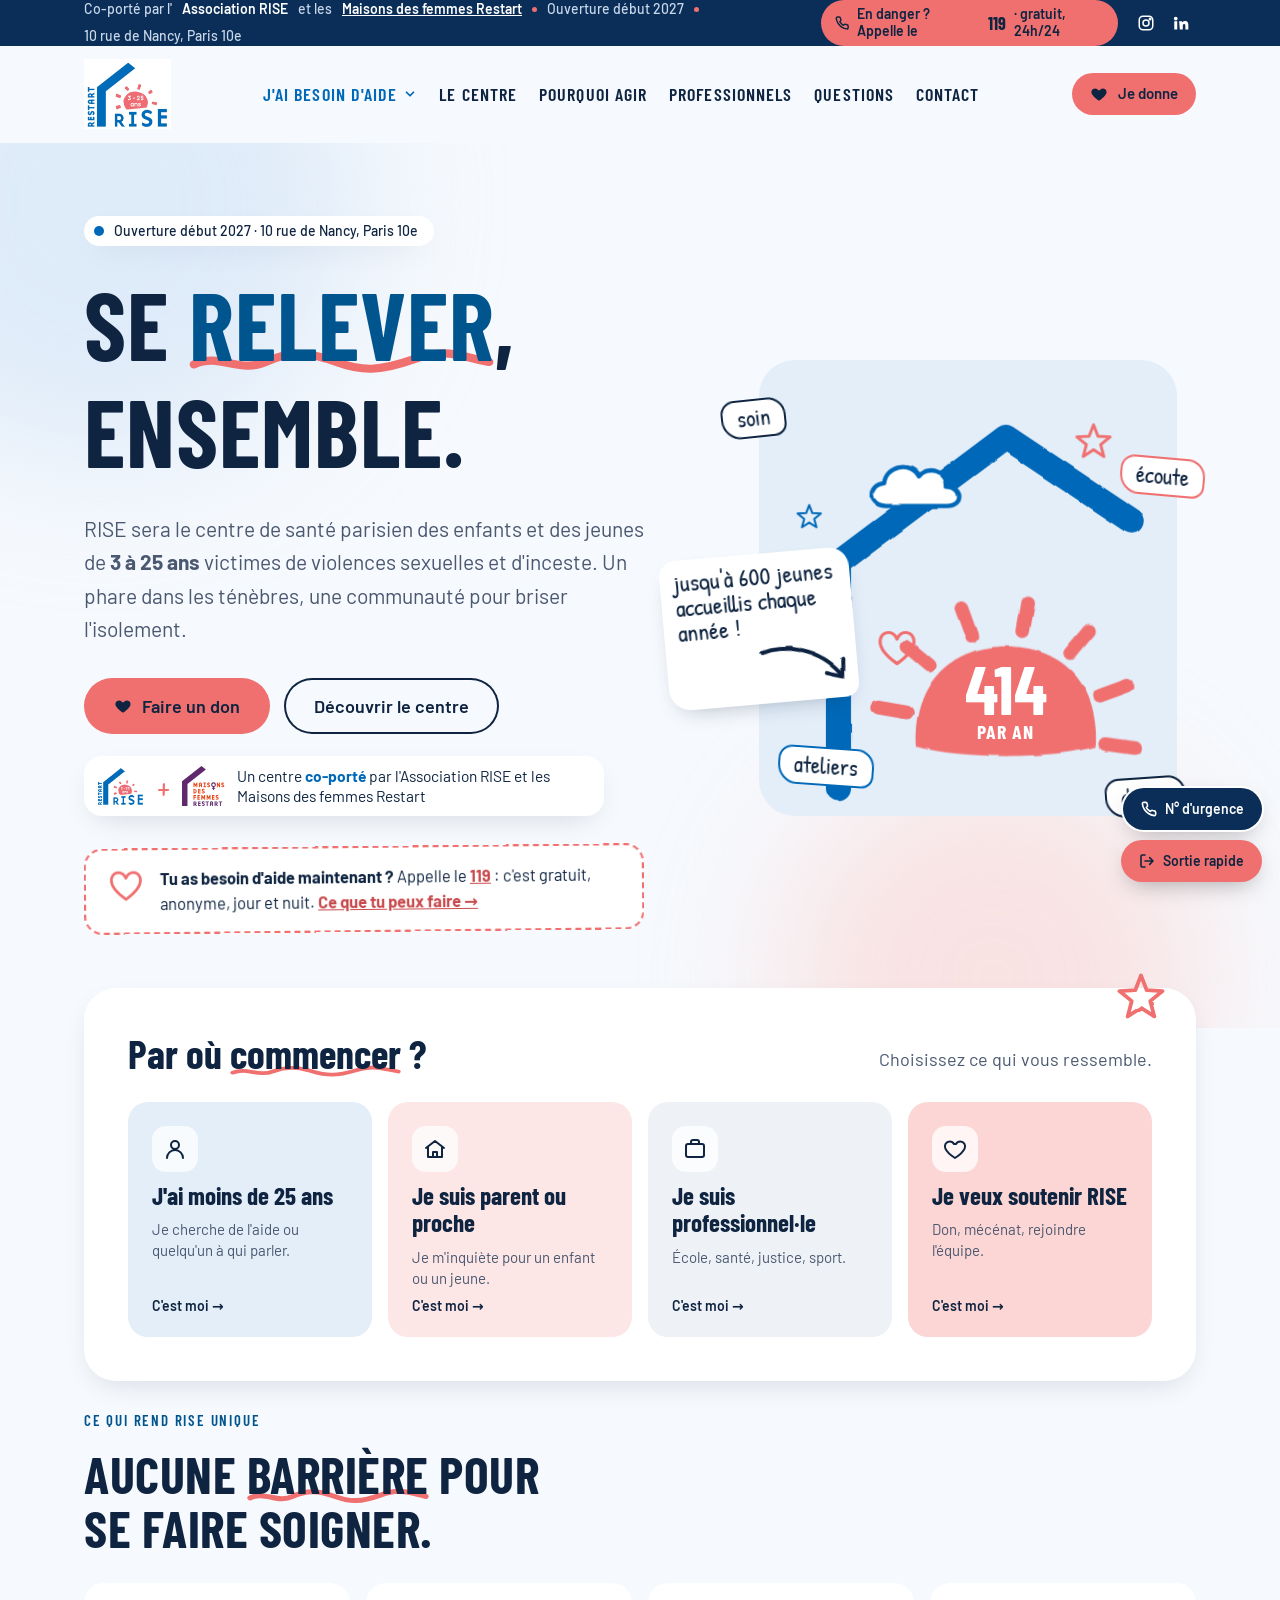
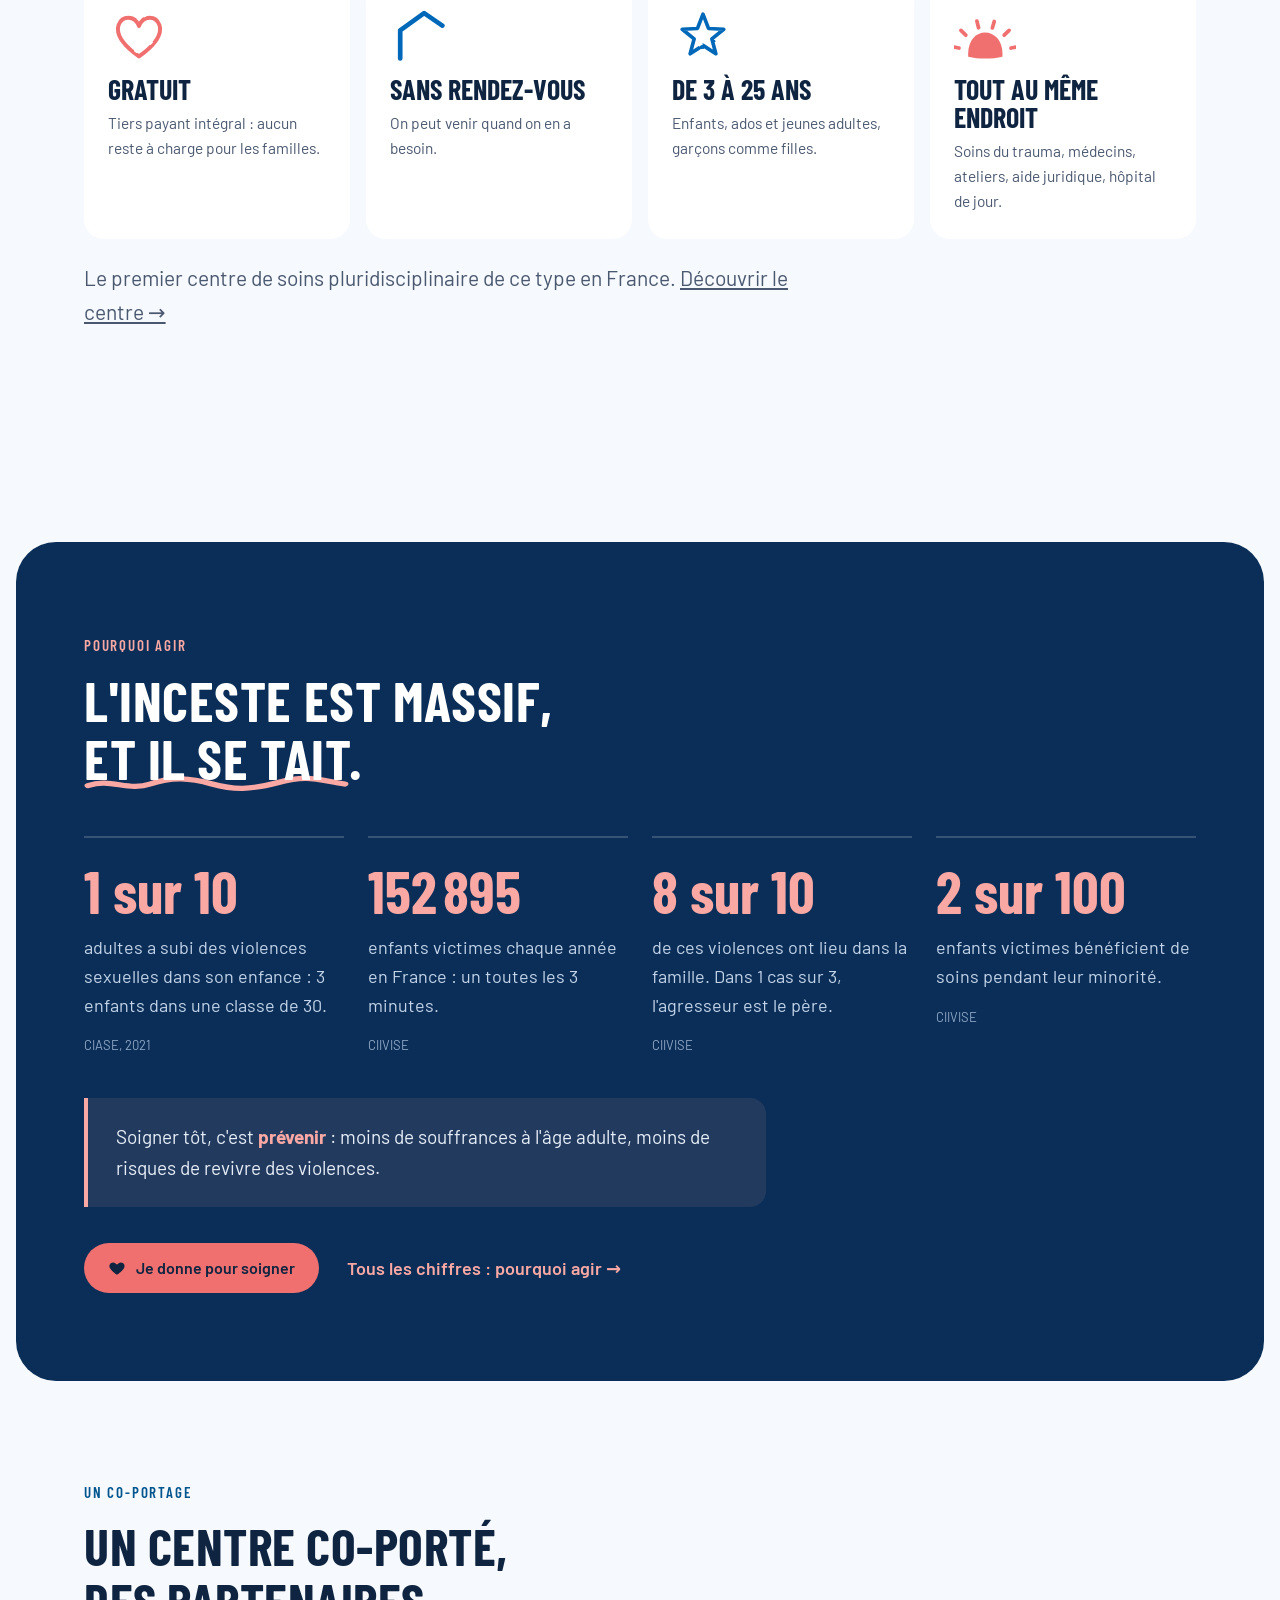
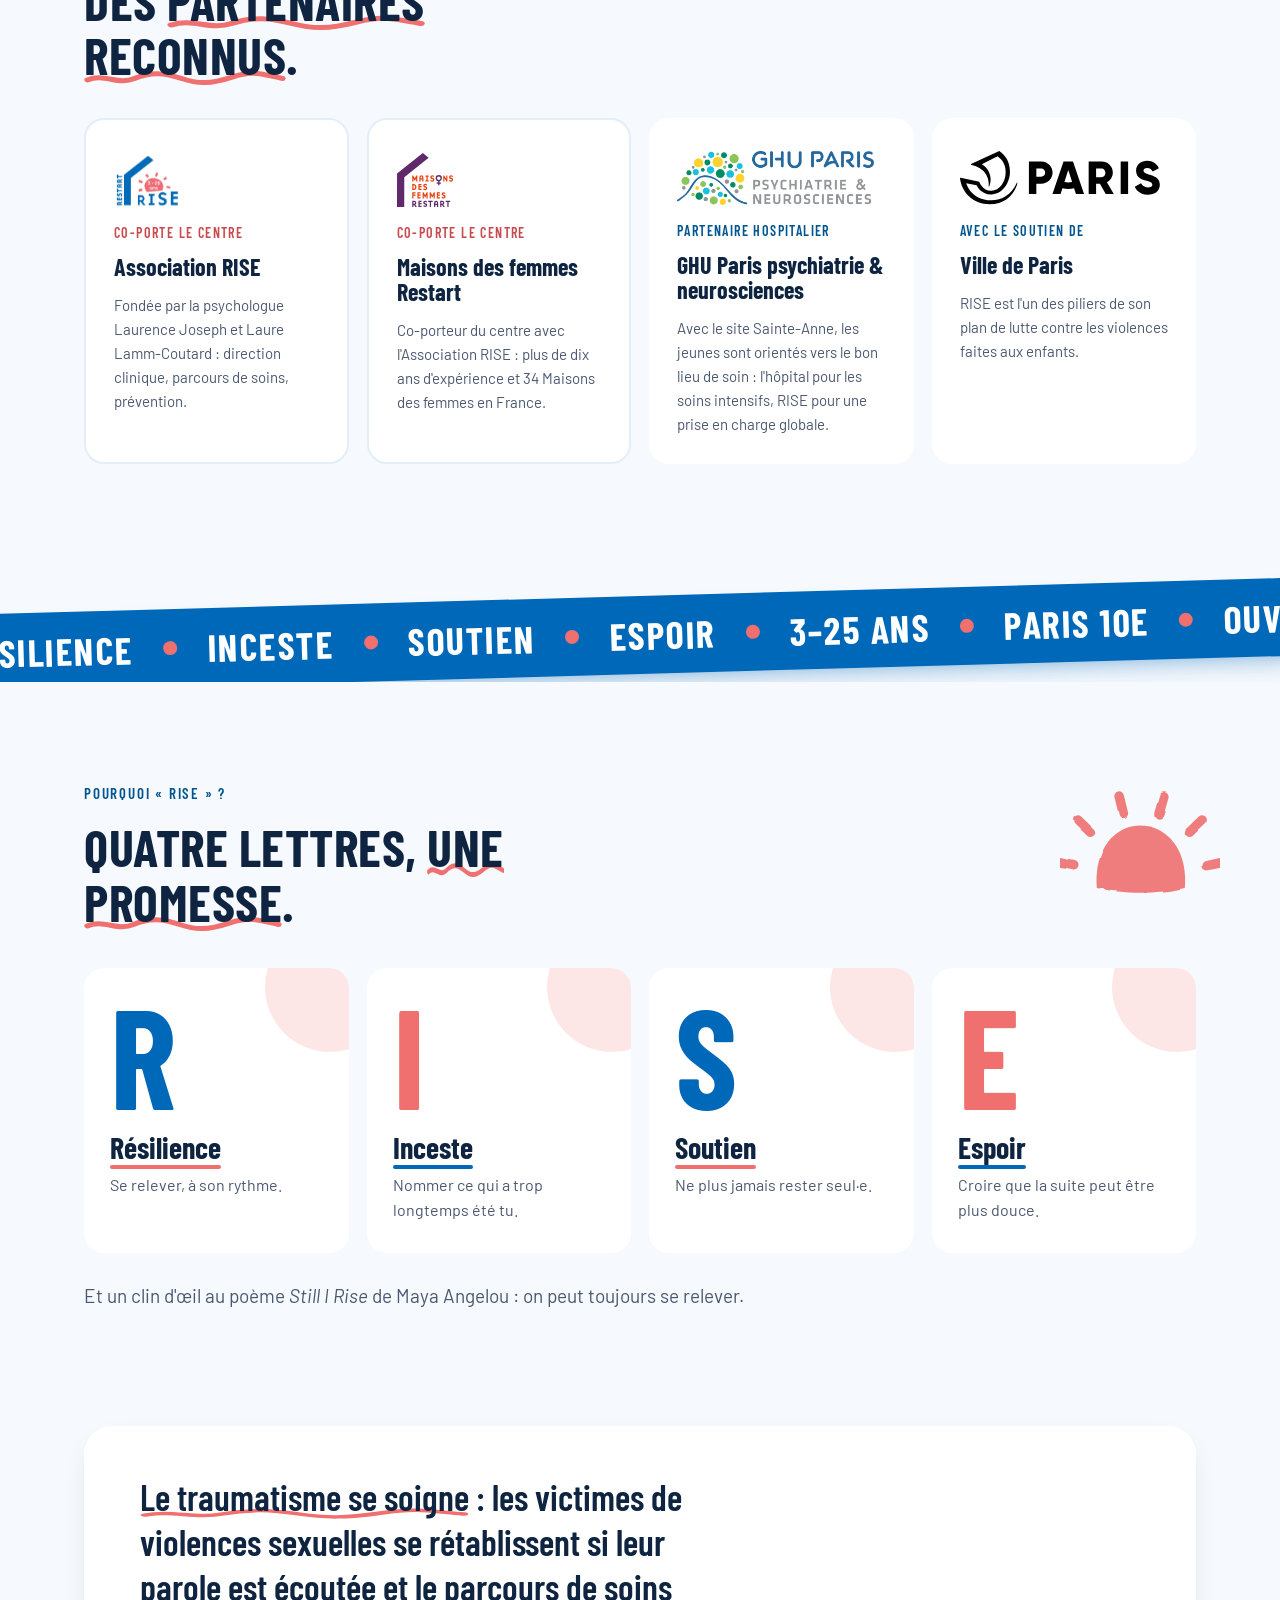
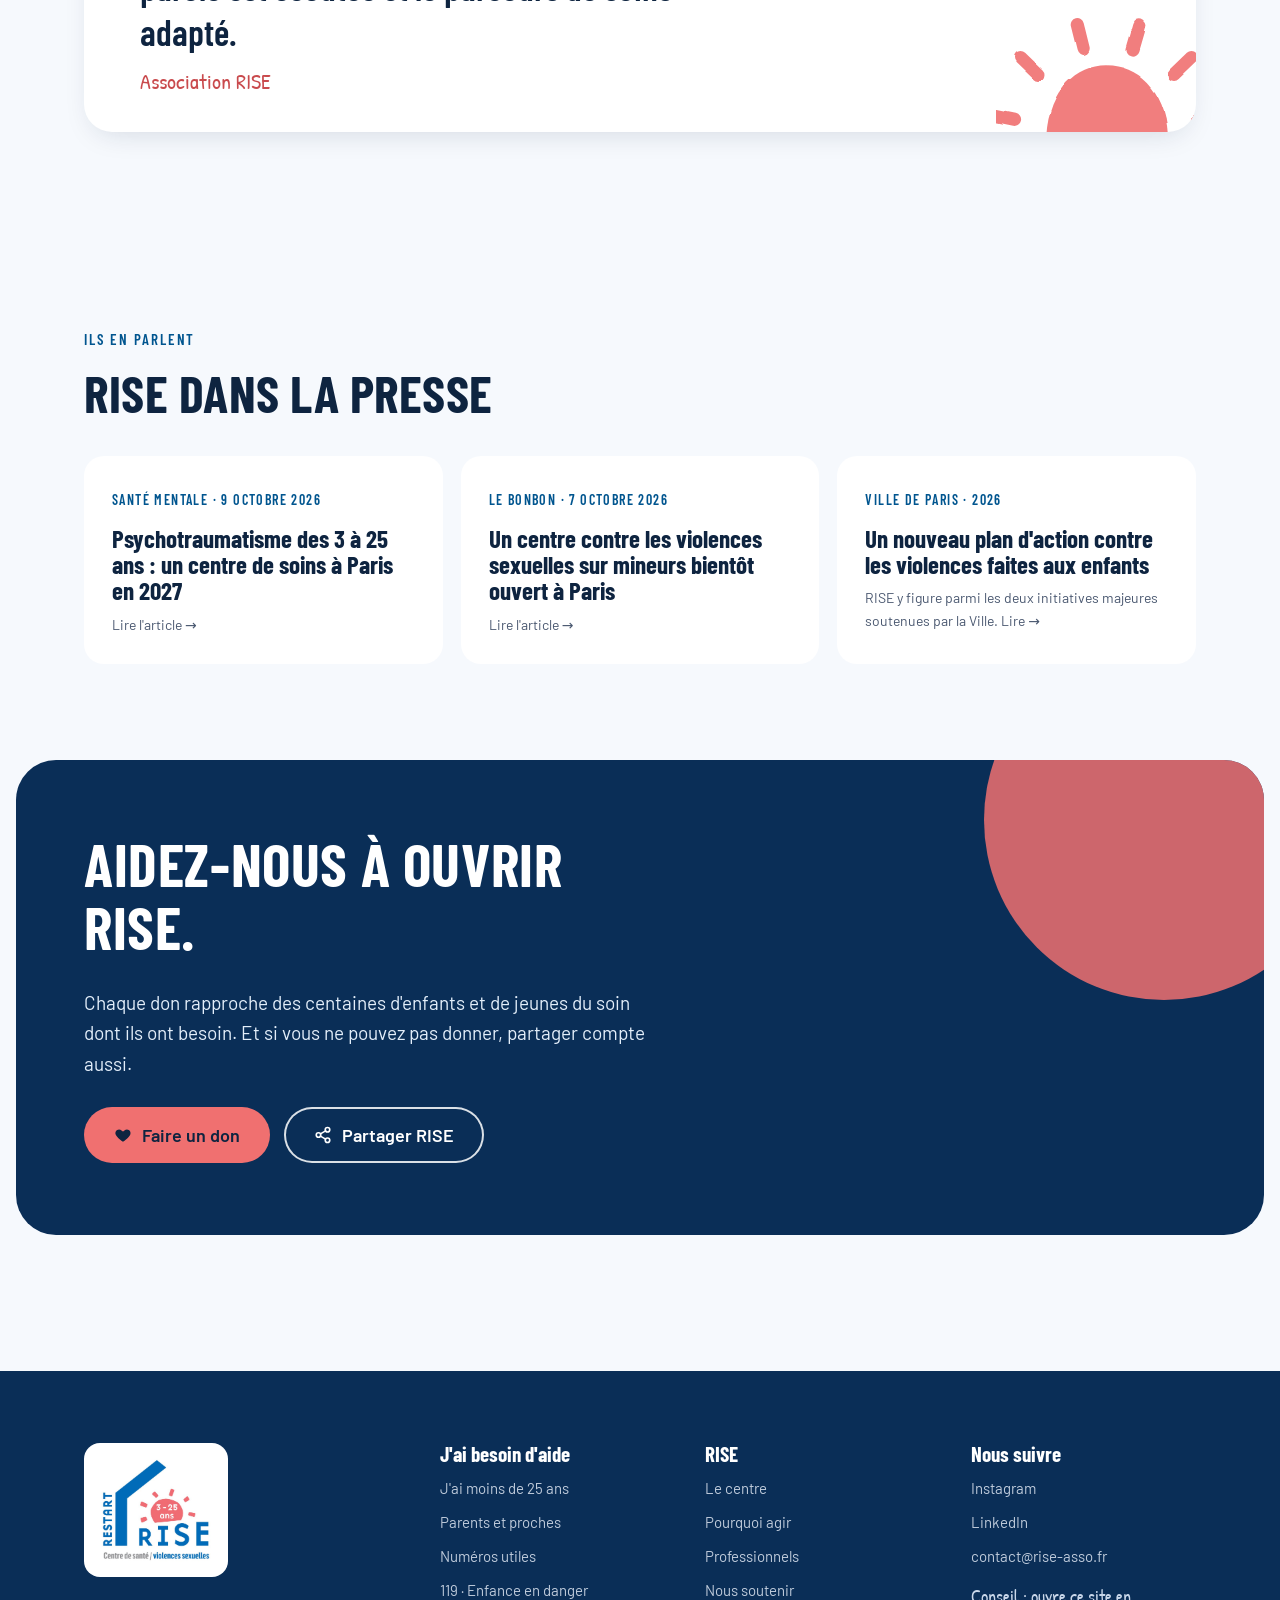
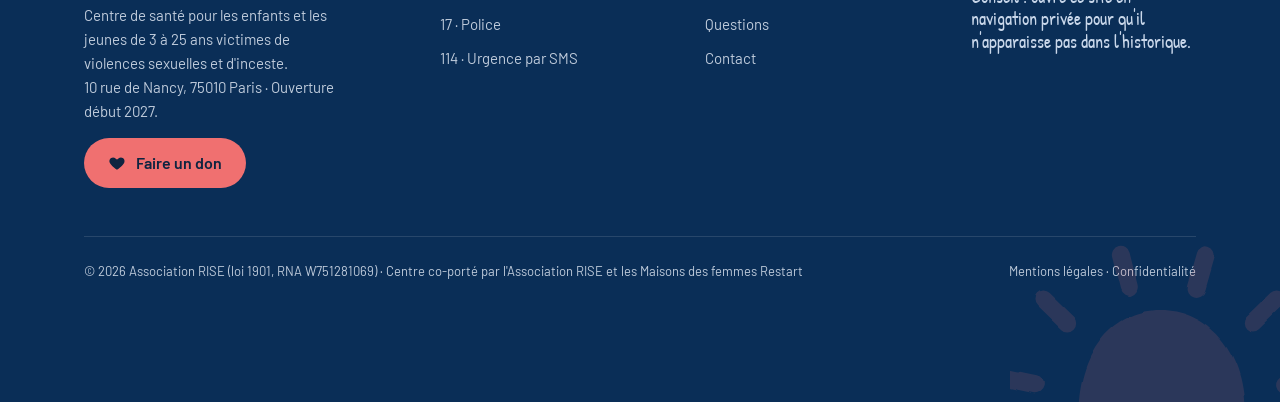
<file: index.html>
<!doctype html>
<html lang="fr">
<head>
<meta charset="utf-8">
<meta name="robots" content="noindex, nofollow">
<meta name="viewport" content="width=device-width, initial-scale=1">
<title>RISE Paris · Centre de santé 3-25 ans</title>
<meta name="description" content="RISE ouvre début 2027 à Paris un centre de santé pour les enfants et les jeunes de 3 à 25 ans victimes de violences sexuelles et d'inceste.">
<link rel="preconnect" href="https://fonts.googleapis.com">
<link rel="preconnect" href="https://fonts.gstatic.com" crossorigin>
<link href="https://fonts.googleapis.com/css2?family=Barlow+Condensed:wght@500;600;700&family=Barlow:wght@400;500;600&family=Patrick+Hand&display=swap" rel="stylesheet">
<link rel="stylesheet" href="style.css?v=64814ea5">
</head>
<body>
<div class="progress" aria-hidden="true"></div>
<svg width="0" height="0" style="position:absolute" aria-hidden="true" focusable="false">
  <defs>
    <filter id="crayon" x="-15%" y="-15%" width="130%" height="130%"><feTurbulence type="fractalNoise" baseFrequency="0.035" numOctaves="2" seed="4" result="n"/><feDisplacementMap in="SourceGraphic" in2="n" scale="3.5" xChannelSelector="R" yChannelSelector="G"/></filter>
    <symbol id="d-sun" viewBox="0 0 200 160"><g filter="url(#crayon)"><path d="M46 150C42 100 70 72 100 72C132 72 160 100 156 150C124 158 78 158 46 150Z" fill="#F07070"/><g stroke="#F07070" stroke-width="12" stroke-linecap="round" fill="none"><path d="M15.9 122.1L-5.6 117.5"/><path d="M38.1 80.3L22.3 65.0"/><path d="M79.2 56.6L73.9 35.2"/><path d="M123.7 57.3L129.8 36.2"/><path d="M161.9 80.3L177.7 65.0"/><path d="M184.1 122.1L205.6 117.5"/></g></g></symbol>
    <symbol id="d-house" viewBox="0 0 220 200"><path filter="url(#crayon)" d="M30 190V82L122 16L192 64" fill="none" stroke="#0068B8" stroke-width="18" stroke-linecap="round" stroke-linejoin="round"/></symbol>
    <symbol id="d-heart" viewBox="0 0 100 92"><path filter="url(#crayon)" d="M50 84C22 64 8 46 14 28C20 12 42 10 50 30C58 10 80 12 86 28C92 46 78 64 50 84Z" fill="none" stroke="currentColor" stroke-width="7" stroke-linecap="round" stroke-linejoin="round"/></symbol>
    <symbol id="d-star" viewBox="0 0 100 100"><path filter="url(#crayon)" d="M50.0 10.0L60.6 37.4L89.9 39.0L67.1 57.6L74.7 86.0L50.0 70.0L25.3 86.0L32.9 57.6L10.1 39.0L39.4 37.4Z" fill="none" stroke="currentColor" stroke-width="7" stroke-linecap="round" stroke-linejoin="round"/></symbol>
    <symbol id="d-arrow" viewBox="0 0 120 70"><g filter="url(#crayon)" fill="none" stroke="currentColor" stroke-width="5" stroke-linecap="round" stroke-linejoin="round"><path d="M8 14C38 6 78 14 104 48"/><path d="M86 46L106 52L108 30"/></g></symbol>
    <symbol id="d-cloud" viewBox="0 0 124 72"><path filter="url(#crayon)" d="M30 62C10 62 8 38 28 36C30 16 58 10 68 28C76 16 102 20 100 40C118 40 120 62 100 62Z" fill="#fff" stroke="currentColor" stroke-width="5" stroke-linejoin="round"/></symbol>
    <symbol id="d-wave" viewBox="0 0 240 24" preserveAspectRatio="none"><path filter="url(#crayon)" d="M4 14C24 4 40 22 60 12S96 4 116 12S150 20 176 10S210 6 236 12" fill="none" stroke="currentColor" stroke-width="6" stroke-linecap="round"/></symbol>
  </defs>
</svg>

<div class="topbar">
  <div class="wrap topbar-in">
    <span class="tb-left">Co-porté par l'<b>Association RISE</b> et les <a href="https://www.lamaisondesfemmes.fr/" target="_blank" rel="noopener">Maisons des femmes Restart</a><i></i>Ouverture début 2027<i></i>10 rue de Nancy, Paris 10e</span>
    <span class="tb-right">
      <a class="tb-sos" href="tel:119"><svg width="16" height="16" viewBox="0 0 24 24" fill="none" stroke="currentColor" stroke-width="2.4" stroke-linecap="round" stroke-linejoin="round" aria-hidden="true"><path d="M22 16.9v3a2 2 0 0 1-2.2 2 19.8 19.8 0 0 1-8.6-3.1 19.5 19.5 0 0 1-6-6A19.8 19.8 0 0 1 2.1 4.2 2 2 0 0 1 4.1 2h3a2 2 0 0 1 2 1.7c.1.9.4 1.8.7 2.7a2 2 0 0 1-.5 2.1L8 9.8a16 16 0 0 0 6 6l1.3-1.3a2 2 0 0 1 2.1-.4c.9.3 1.8.6 2.7.7a2 2 0 0 1 1.7 2z"/></svg> En danger ? Appelle le <b>119</b> · gratuit, 24h/24</a>
      <a class="tb-ico" href="https://www.instagram.com/rise__paris/" target="_blank" rel="noopener" aria-label="Instagram de RISE"><svg width="18" height="18" viewBox="0 0 24 24" fill="none" stroke="currentColor" stroke-width="2" aria-hidden="true"><rect x="3" y="3" width="18" height="18" rx="5"/><circle cx="12" cy="12" r="4"/><circle cx="17.5" cy="6.5" r="1" fill="currentColor"/></svg></a>
      <a class="tb-ico" href="https://www.linkedin.com/company/rise-asso-paris/" target="_blank" rel="noopener" aria-label="LinkedIn de RISE"><svg width="18" height="18" viewBox="0 0 24 24" fill="currentColor" aria-hidden="true"><path d="M4.98 3.5a2.5 2.5 0 1 1 0 5 2.5 2.5 0 0 1 0-5zM3 9.5h4v11H3zM9.5 9.5h3.8v1.6h.1c.5-.9 1.8-1.9 3.7-1.9 4 0 4.7 2.6 4.7 6v5.3h-4v-4.7c0-1.1 0-2.6-1.6-2.6s-1.8 1.2-1.8 2.5v4.8h-4z"/></svg></a>
    </span>
  </div>
</div>

<header id="top">
  <div class="wrap bar">
    <a class="brand" href="index.html" aria-label="RISE, accueil">
      <img class="brand-logo" src="logo-rise-restart-sans-mention.png" alt="RISE Restart, 3-25 ans" width="692" height="560">
      <span class="brand-tag"><span class="g">Centre de santé /</span><span class="b">violences sexuelles</span></span>
    </a>
    <nav id="nav" aria-label="Navigation principale">
      <ul class="menu">
        <li class="has-sub">
          <button class="menu-btn" type="button" aria-expanded="false" aria-controls="sub-aide">J'ai besoin d'aide <svg width="14" height="14" viewBox="0 0 24 24" fill="none" stroke="currentColor" stroke-width="3" stroke-linecap="round" stroke-linejoin="round" aria-hidden="true"><path d="M6 9l6 6 6-6"/></svg></button>
          <div class="sub" id="sub-aide">
            <a href="jeunes.html"><strong>J'ai moins de 25 ans</strong><span>Ce n'est pas de ta faute. À qui en parler.</span></a>
            <a href="parents.html"><strong>Je suis parent ou proche</strong><span>Les signes, les bons réflexes, les démarches.</span></a>
            <a href="urgences.html"><strong>Numéros utiles</strong><span>Qui appeler, selon la situation.</span></a>
            <a class="sub-sos" href="tel:119"><svg width="16" height="16" viewBox="0 0 24 24" fill="none" stroke="currentColor" stroke-width="2.4" stroke-linecap="round" stroke-linejoin="round" aria-hidden="true"><path d="M22 16.9v3a2 2 0 0 1-2.2 2 19.8 19.8 0 0 1-8.6-3.1 19.5 19.5 0 0 1-6-6A19.8 19.8 0 0 1 2.1 4.2 2 2 0 0 1 4.1 2h3a2 2 0 0 1 2 1.7c.1.9.4 1.8.7 2.7a2 2 0 0 1-.5 2.1L8 9.8a16 16 0 0 0 6 6l1.3-1.3a2 2 0 0 1 2.1-.4c.9.3 1.8.6 2.7.7a2 2 0 0 1 1.7 2z"/></svg> <span><b>Danger ou doute ? Appelle le 119</b> Gratuit, anonyme, 24h/24</span></a>
          </div>
        </li>
        <li><a href="centre.html">Le centre</a></li>
        <li><a href="pourquoi.html">Pourquoi agir</a></li>
        <li><a href="professionnels.html">Professionnels</a></li>
        <li><a href="questions.html">Questions</a></li>
        <li><a href="contact.html">Contact</a></li>
      </ul>
      <div class="menu-extra">
        <a class="btn btn-primary btn-lg" href="tel:119"><svg width="16" height="16" viewBox="0 0 24 24" fill="none" stroke="currentColor" stroke-width="2.4" stroke-linecap="round" stroke-linejoin="round" aria-hidden="true"><path d="M22 16.9v3a2 2 0 0 1-2.2 2 19.8 19.8 0 0 1-8.6-3.1 19.5 19.5 0 0 1-6-6A19.8 19.8 0 0 1 2.1 4.2 2 2 0 0 1 4.1 2h3a2 2 0 0 1 2 1.7c.1.9.4 1.8.7 2.7a2 2 0 0 1-.5 2.1L8 9.8a16 16 0 0 0 6 6l1.3-1.3a2 2 0 0 1 2.1-.4c.9.3 1.8.6 2.7.7a2 2 0 0 1 1.7 2z"/></svg> Appeler le 119</a>
        <a class="btn btn-accent btn-lg" href="https://don.lamaisondesfemmes.fr/b/mon-don" target="_blank" rel="noopener"><svg width="18" height="18" viewBox="0 0 24 24" fill="currentColor" aria-hidden="true"><path d="M12 21s-7.5-4.6-9.6-9.3C.9 8.4 3 4.5 6.7 4.5c2.1 0 3.6 1.1 4.3 2.5h2c.7-1.4 2.2-2.5 4.3-2.5 3.7 0 5.8 3.9 4.3 7.2C19.5 16.4 12 21 12 21z"/></svg> Faire un don</a>
        <svg class="menu-sun" aria-hidden="true"><use href="#d-sun"/></svg>
      </div>
    </nav>
    <div class="bar-ctas">
      <a class="btn btn-accent" href="https://don.lamaisondesfemmes.fr/b/mon-don" target="_blank" rel="noopener"><svg width="18" height="18" viewBox="0 0 24 24" fill="currentColor" aria-hidden="true"><path d="M12 21s-7.5-4.6-9.6-9.3C.9 8.4 3 4.5 6.7 4.5c2.1 0 3.6 1.1 4.3 2.5h2c.7-1.4 2.2-2.5 4.3-2.5 3.7 0 5.8 3.9 4.3 7.2C19.5 16.4 12 21 12 21z"/></svg> Je donne</a>
      <button class="menu-toggle" aria-label="Ouvrir le menu" aria-expanded="false" aria-controls="nav">
        <span></span><span></span><span></span>
      </button>
    </div>
  </div>
</header>

<main>
<section class="hero">
    <div class="wrap hero-grid">
      <div>
        <div class="status"><span class="dot"></span> Ouverture début 2027 · 10 rue de Nancy, Paris 10e</div>
        <h1><span class="line"><span>Se <span class="hl">relever</span>,</span></span><span class="line"><span>ensemble.</span></span></h1>
        <p class="lead">RISE sera le centre de santé parisien des enfants et des jeunes de <strong>3 à 25 ans</strong> victimes de violences sexuelles et d'inceste. Un phare dans les ténèbres, une communauté pour briser l'isolement.</p>
        <div class="hero-ctas">
          <a class="btn btn-accent btn-lg" href="https://don.lamaisondesfemmes.fr/b/mon-don" target="_blank" rel="noopener"><svg width="18" height="18" viewBox="0 0 24 24" fill="currentColor" aria-hidden="true"><path d="M12 21s-7.5-4.6-9.6-9.3C.9 8.4 3 4.5 6.7 4.5c2.1 0 3.6 1.1 4.3 2.5h2c.7-1.4 2.2-2.5 4.3-2.5 3.7 0 5.8 3.9 4.3 7.2C19.5 16.4 12 21 12 21z"/></svg> Faire un don</a>
          <a class="btn btn-ghost btn-lg" href="centre.html">Découvrir le centre</a>
        </div>
        <a class="hero-coport" href="centre.html#coportage"><img src="logo-rise-restart-sans-mention.png" alt="" width="692" height="560"><span class="hc-plus">+</span><img src="logo-restart.svg" alt="" width="47" height="44"><span>Un centre <b>co-porté</b> par l'Association RISE et les Maisons des femmes Restart</span></a>
        <div class="help-note">
          <svg class="help-heart" aria-hidden="true"><use href="#d-heart"/></svg>
          <p><strong>Tu as besoin d'aide maintenant ?</strong> Appelle le <a href="tel:119">119</a> : c'est gratuit, anonyme, jour et nuit. <a class="help-more" href="jeunes.html">Ce que tu peux faire →</a></p>
        </div>
      </div>
      <div class="hero-art">
        <div class="card-big"></div>
        <svg class="kid" viewBox="0 0 400 400" aria-hidden="true">
          <g filter="url(#crayon)">
            <path class="kid-roof" pathLength="1" d="M76 392V176L236 56L356 136" fill="none" stroke="#0068B8" stroke-width="24" stroke-linecap="round" stroke-linejoin="round"/>
            <g class="kid-rays" fill="none" stroke="#F07070" stroke-width="13" stroke-linecap="round"><path style="--i:0" d="M141.5 319.3L113.9 314.5"/><path style="--i:1" d="M162.5 274.3L141.0 256.3"/><path style="--i:2" d="M203.2 245.8L193.6 219.5"/><path style="--i:3" d="M252.7 241.5L257.5 213.9"/><path style="--i:4" d="M297.7 262.5L315.7 241.0"/><path style="--i:5" d="M326.2 303.2L352.5 293.6"/><path style="--i:6" d="M331.1 349.4L358.8 353.3"/></g>
            <path class="kid-sun" d="M150 352C146 290 186 256 236 256C288 256 326 290 322 352C280 364 194 364 150 352Z" fill="#F07070"/>
          </g>
          <g class="kid-sun-txt" fill="#fff" text-anchor="middle" font-family="Barlow Condensed, sans-serif" font-weight="700">
            <text x="236" y="322" font-size="66" data-count="600" data-count-delay="1400">600</text>
            <text x="236" y="345" font-size="19" letter-spacing="1">PAR AN</text>
          </g>
          <use class="kid-cloud" href="#d-cloud" x="96" y="70" width="104" height="60" style="color:#0068B8"/>
          <use class="kid-star s1" href="#d-star" x="300" y="40" width="40" height="40" style="color:#F07070"/>
          <use class="kid-star s2" href="#d-star" x="34" y="118" width="28" height="28" style="color:#0068B8"/>
          <use class="kid-heart" href="#d-heart" x="110" y="236" width="44" height="40" style="color:#F07070"/>
        </svg>
        <p class="kid-note">jusqu'à 600 jeunes<br>accueillis chaque année !<svg class="kid-arrow" aria-hidden="true"><use href="#d-arrow"/></svg></p>
        <span class="hand h1">soin</span>
        <span class="hand h2">écoute</span>
        <span class="hand h3">ateliers</span>
        <span class="hand h4">droits</span>
      </div>
    </div>
  </section>

  <div class="wrap">
    <div class="orient reveal">
      <svg class="dd dd-star" style="color:#F07070;right:28px;top:-18px" aria-hidden="true"><use href="#d-star"/></svg>
      <div class="orient-head">
        <h2>Par où <span class="mark">commencer</span> ?</h2>
        <p>Choisissez ce qui vous ressemble.</p>
      </div>
      <div class="choices">
        <a class="choice ch-young" href="jeunes.html"><span class="ico"><svg width="24" height="24" viewBox="0 0 24 24" fill="none" stroke="#0E2440" stroke-width="2" stroke-linecap="round" stroke-linejoin="round"><path d="M12 12a4 4 0 1 0 0-8 4 4 0 0 0 0 8zM4 21c0-4.4 3.6-8 8-8s8 3.6 8 8"/></svg></span><strong>J'ai moins de 25 ans</strong><span>Je cherche de l'aide ou quelqu'un à qui parler.</span><span class="arrow">C'est moi →</span></a>
        <a class="choice ch-parent" href="parents.html"><span class="ico"><svg width="24" height="24" viewBox="0 0 24 24" fill="none" stroke="#0E2440" stroke-width="2" stroke-linecap="round" stroke-linejoin="round"><path d="M3 11l9-7 9 7M5 10v10h14V10"/><path d="M10 20v-5h4v5"/></svg></span><strong>Je suis parent ou proche</strong><span>Je m'inquiète pour un enfant ou un jeune.</span><span class="arrow">C'est moi →</span></a>
        <a class="choice ch-pro" href="professionnels.html"><span class="ico"><svg width="24" height="24" viewBox="0 0 24 24" fill="none" stroke="#0E2440" stroke-width="2" stroke-linecap="round" stroke-linejoin="round"><rect x="3" y="7" width="18" height="13" rx="2"/><path d="M8 7V5a2 2 0 0 1 2-2h4a2 2 0 0 1 2 2v2"/></svg></span><strong>Je suis professionnel·le</strong><span>École, santé, justice, sport.</span><span class="arrow">C'est moi →</span></a>
        <a class="choice ch-give" href="soutenir.html"><span class="ico"><svg width="24" height="24" viewBox="0 0 24 24" fill="none" stroke="#0E2440" stroke-width="2" stroke-linecap="round" stroke-linejoin="round"><path d="M12 21s-7.5-4.6-9.6-9.3C.9 8.4 3 4.5 6.7 4.5c2.1 0 3.6 1.1 4.3 2.5h2c.7-1.4 2.2-2.5 4.3-2.5 3.7 0 5.8 3.9 4.3 7.2C19.5 16.4 12 21 12 21z"/></svg></span><strong>Je veux soutenir RISE</strong><span>Don, mécénat, rejoindre l'équipe.</span><span class="arrow">C'est moi →</span></a>
      </div>
    </div>
  </div>

  <section class="tight">
    <div class="wrap">
      <span class="eyebrow">Ce qui rend RISE unique</span>
      <h2 class="section-title">Aucune <span class="mark">barrière</span> pour se faire soigner.</h2>
      <div class="uniq">
        <div class="uq reveal"><svg aria-hidden="true" style="color:#F07070"><use href="#d-heart"/></svg><strong>Gratuit</strong><span>Tiers payant intégral : aucun reste à charge pour les familles.</span></div>
        <div class="uq reveal"><svg aria-hidden="true"><use href="#d-house"/></svg><strong>Sans rendez-vous</strong><span>On peut venir quand on en a besoin.</span></div>
        <div class="uq reveal"><svg aria-hidden="true" style="color:#0068B8"><use href="#d-star"/></svg><strong>De 3 à 25 ans</strong><span>Enfants, ados et jeunes adultes, garçons comme filles.</span></div>
        <div class="uq reveal"><svg aria-hidden="true"><use href="#d-sun"/></svg><strong>Tout au même endroit</strong><span>Soins du trauma, médecins, ateliers, aide juridique, hôpital de jour.</span></div>
      </div>
      <p class="lead" style="margin-top:22px">Le premier centre de soins pluridisciplinaire de ce type en France. <a href="centre.html">Découvrir le centre →</a></p>
    </div>
  </section>

  <section style="padding-bottom:0">
    <div class="numbers reveal">
      <div class="wrap">
        <span class="eyebrow">Pourquoi agir</span>
        <h2>L'inceste est massif, <span class="mark">et il se tait</span>.</h2>
        <div class="num-grid num-grid-4">
          <div class="num"><b>1 sur 10</b><p>adultes a subi des violences sexuelles dans son enfance : 3 enfants dans une classe de 30.</p><small>CIASE, 2021</small></div>
          <div class="num"><b data-count="160000">160 000</b><p>enfants victimes chaque année en France : un toutes les 3 minutes.</p><small>CIIVISE</small></div>
          <div class="num"><b>8 sur 10</b><p>de ces violences ont lieu dans la famille. Dans 1 cas sur 3, l'agresseur est le père.</p><small>CIIVISE</small></div>
          <div class="num"><b>2 sur 100</b><p>enfants victimes bénéficient de soins pendant leur minorité.</p><small>CIIVISE</small></div>
        </div>
        <p class="public">Soigner tôt, c'est <strong>prévenir</strong> : moins de souffrances à l'âge adulte, moins de risques de revivre des violences.</p>
        <div class="num-ctas"><a class="btn btn-accent" href="https://don.lamaisondesfemmes.fr/b/mon-don" target="_blank" rel="noopener"><svg width="18" height="18" viewBox="0 0 24 24" fill="currentColor" aria-hidden="true"><path d="M12 21s-7.5-4.6-9.6-9.3C.9 8.4 3 4.5 6.7 4.5c2.1 0 3.6 1.1 4.3 2.5h2c.7-1.4 2.2-2.5 4.3-2.5 3.7 0 5.8 3.9 4.3 7.2C19.5 16.4 12 21 12 21z"/></svg> Je donne pour soigner</a><a class="more" href="pourquoi.html">Tous les chiffres : pourquoi agir →</a></div>
      </div>
    </div>
  </section>

  <section>
    <div class="wrap">
      <span class="eyebrow">Un co-portage</span>
      <h2 class="section-title">Un centre co-porté, des <span class="mark">partenaires reconnus</span>.</h2>
      <div class="partners partners-4">
        <div class="partner partner-co reveal"><div class="plogo"><img src="logo-rise-restart-sans-mention.png" alt="Association RISE"></div><small>Co-porte le centre</small><h3>Association RISE</h3><p>Fondée par la psychologue Laurence Joseph et Laure Lamm-Coutard : direction clinique, parcours de soins, prévention.</p></div>
        <div class="partner partner-co reveal"><div class="plogo"><img src="logo-restart.svg" alt="Maisons des femmes Restart"></div><small>Co-porte le centre</small><h3>Maisons des femmes Restart</h3><p>Co-porteur du centre avec l'Association RISE : plus de dix ans d'expérience et 34 Maisons des femmes en France.</p></div>
        <div class="partner reveal"><div class="plogo"><img src="logo-ghu-paris.png" alt="GHU Paris psychiatrie &amp; neurosciences"></div><small>Partenaire hospitalier</small><h3>GHU Paris psychiatrie &amp; neurosciences</h3><p>Avec le site Sainte-Anne, les jeunes sont orientés vers le bon lieu de soin : l'hôpital pour les soins intensifs, RISE pour une prise en charge globale.</p></div>
        <div class="partner reveal"><div class="plogo"><img src="logo-ville-de-paris.svg" alt="Ville de Paris"></div><small>Avec le soutien de</small><h3>Ville de Paris</h3><p>RISE est l'un des piliers de son plan de lutte contre les violences faites aux enfants.</p></div>
      </div>
    </div>
  </section>

  <div class="marquee-wrap" aria-hidden="true">
    <div class="marquee"><div class="marquee-track"><span>Résilience</span><i></i><span>Inceste</span><i></i><span>Soutien</span><i></i><span>Espoir</span><i></i><span>3–25 ans</span><i></i><span>Paris 10e</span><i></i><span>Ouverture début 2027</span><i></i><span>Résilience</span><i></i><span>Inceste</span><i></i><span>Soutien</span><i></i><span>Espoir</span><i></i><span>3–25 ans</span><i></i><span>Paris 10e</span><i></i><span>Ouverture début 2027</span><i></i></div></div>
  </div>

  <section class="acro-sec">
    <div class="wrap" style="position:relative">
      <svg class="dd dd-sun" style="right:0;top:-10px" aria-hidden="true"><use href="#d-sun"/></svg>
      <span class="eyebrow">Pourquoi « RISE » ?</span>
      <h2 class="section-title">Quatre lettres, <span class="mark">une promesse</span>.</h2>
      <div class="acro">
        <div class="acro-item reveal"><b>R</b><span>Résilience</span><p>Se relever, à son rythme.</p></div>
        <div class="acro-item reveal"><b>I</b><span>Inceste</span><p>Nommer ce qui a trop longtemps été tu.</p></div>
        <div class="acro-item reveal"><b>S</b><span>Soutien</span><p>Ne plus jamais rester seul·e.</p></div>
        <div class="acro-item reveal"><b>E</b><span>Espoir</span><p>Croire que la suite peut être plus douce.</p></div>
      </div>
      <p class="acro-note">Et un clin d'œil au poème <em>Still I Rise</em> de Maya Angelou : on peut toujours se relever.</p>
    </div>
  </section>

  <section style="padding-top:0">
    <div class="wrap">
      <blockquote class="big-quote reveal">
        <svg class="bq-sun" aria-hidden="true"><use href="#d-sun"/></svg>
        <p><span class="mark">Le traumatisme se soigne</span> : les victimes de violences sexuelles se rétablissent si leur parole est écoutée et le parcours de soins adapté.</p>
        <cite>Association RISE</cite>
      </blockquote>
    </div>
  </section>

  <section>
    <div class="wrap">
      <span class="eyebrow">Ils en parlent</span>
      <h2 class="section-title">RISE dans la presse</h2>
      <div class="press">
        <a class="reveal" href="https://www.santementale.fr/2026/10/rise-un-lieu-innovant-de-prise-en-charge-des-victimes-de-violences-sexuelles-jusqua-25-ans/" target="_blank" rel="noopener"><span class="src">Santé Mentale · 9 octobre 2026</span><h3>Psychotraumatisme des 3 à 25 ans : un centre de soins à Paris en 2027</h3><p>Lire l'article →</p></a>
        <a class="reveal" href="https://lebonbon.fr/paris/news/centre-violences-sexuelles-mineurs-ouvert-paris/" target="_blank" rel="noopener"><span class="src">Le Bonbon · 7 octobre 2026</span><h3>Un centre contre les violences sexuelles sur mineurs bientôt ouvert à Paris</h3><p>Lire l'article →</p></a>
        <a class="reveal" href="https://www.paris.fr/pages/un-nouveau-plan-d-action-contre-les-violences-faites-aux-enfants-34461" target="_blank" rel="noopener"><span class="src">Ville de Paris · 2026</span><h3>Un nouveau plan d'action contre les violences faites aux enfants</h3><p>RISE y figure parmi les deux initiatives majeures soutenues par la Ville. Lire →</p></a>
      </div>
    </div>
  </section>

  <section style="padding-top:0">
    <div class="cta-band reveal">
      <div class="wrap">
        <h2>Aidez-nous à ouvrir RISE.</h2>
        <p>Chaque don rapproche des centaines d'enfants et de jeunes du soin dont ils ont besoin. Et si vous ne pouvez pas donner, partager compte aussi.</p>
        <div class="hero-ctas">
          <a class="btn btn-accent btn-lg" href="https://don.lamaisondesfemmes.fr/b/mon-don" target="_blank" rel="noopener"><svg width="18" height="18" viewBox="0 0 24 24" fill="currentColor" aria-hidden="true"><path d="M12 21s-7.5-4.6-9.6-9.3C.9 8.4 3 4.5 6.7 4.5c2.1 0 3.6 1.1 4.3 2.5h2c.7-1.4 2.2-2.5 4.3-2.5 3.7 0 5.8 3.9 4.3 7.2C19.5 16.4 12 21 12 21z"/></svg> Faire un don</a>
          <button class="btn btn-ghost-w btn-lg" type="button" data-share><svg width="18" height="18" viewBox="0 0 24 24" fill="none" stroke="currentColor" stroke-width="2.2" stroke-linecap="round" stroke-linejoin="round" aria-hidden="true"><circle cx="18" cy="5" r="3"/><circle cx="6" cy="12" r="3"/><circle cx="18" cy="19" r="3"/><path d="M8.6 13.5l6.8 4M15.4 6.5l-6.8 4"/></svg> Partager RISE</button>
        </div>
      </div>
    </div>
  </section>
</main>

<footer>
  <svg class="foot-sun" aria-hidden="true"><use href="#d-sun"/></svg>
  <div class="wrap">
    <div class="foot">
      <div>
        <span class="foot-logo"><img src="logo-rise-restart.png" alt="RISE, centre de santé Restart pour les 3-25 ans victimes de violences sexuelles" width="694" height="658"></span>
        <p style="max-width:32ch;font-size:15px">Centre de santé pour les enfants et les jeunes de 3 à 25 ans victimes de violences sexuelles et d'inceste.<br>10 rue de Nancy, 75010 Paris · Ouverture début 2027.</p>
        <a class="btn btn-accent" href="https://don.lamaisondesfemmes.fr/b/mon-don" target="_blank" rel="noopener"><svg width="18" height="18" viewBox="0 0 24 24" fill="currentColor" aria-hidden="true"><path d="M12 21s-7.5-4.6-9.6-9.3C.9 8.4 3 4.5 6.7 4.5c2.1 0 3.6 1.1 4.3 2.5h2c.7-1.4 2.2-2.5 4.3-2.5 3.7 0 5.8 3.9 4.3 7.2C19.5 16.4 12 21 12 21z"/></svg> Faire un don</a>
      </div>
      <div>
        <h4>J'ai besoin d'aide</h4>
        <ul><li><a href="jeunes.html">J'ai moins de 25 ans</a></li><li><a href="parents.html">Parents et proches</a></li><li><a href="urgences.html">Numéros utiles</a></li><li><a href="tel:119">119 · Enfance en danger</a></li><li><a href="tel:17">17 · Police</a></li><li><a href="sms:114">114 · Urgence par SMS</a></li></ul>
      </div>
      <div>
        <h4>RISE</h4>
        <ul><li><a href="centre.html">Le centre</a></li><li><a href="pourquoi.html">Pourquoi agir</a></li><li><a href="professionnels.html">Professionnels</a></li><li><a href="soutenir.html">Nous soutenir</a></li><li><a href="questions.html">Questions</a></li><li><a href="contact.html">Contact</a></li></ul>
      </div>
      <div>
        <h4>Nous suivre</h4>
        <ul><li><a href="https://www.instagram.com/rise__paris/" target="_blank" rel="noopener">Instagram</a></li><li><a href="https://www.linkedin.com/company/rise-asso-paris/" target="_blank" rel="noopener">LinkedIn</a></li><li><a href="mailto:contact@rise-asso.fr">contact@rise-asso.fr</a></li></ul>
        <p class="foot-tip">Conseil : ouvre ce site en navigation privée pour qu'il n'apparaisse pas dans l'historique.</p>
      </div>
    </div>
    <div class="foot-bottom"><span>© 2026 Association RISE (loi 1901, RNA W751281069) · Centre co-porté par l'Association RISE et les Maisons des femmes Restart</span><span><a href="#">Mentions légales</a> · <a href="#">Confidentialité</a></span></div>
  </div>
</footer>

<div class="sos-panel" id="sos-panel" role="dialog" aria-label="Numéros d'urgence">
  <h4>Numéros d'urgence</h4>
  <div class="phones">
    <a class="phone" href="tel:119"><b>119</b><span><strong>Enfance en danger</strong>Gratuit, 24h/24</span></a>
    <a class="phone" href="tel:17"><b>17</b><span><strong>Police secours</strong>Danger immédiat</span></a>
    <a class="phone" href="sms:114"><b>114</b><span><strong>Par SMS</strong>Si tu ne peux pas parler</span></a>
  </div>
  <a class="more-dark" href="urgences.html">Tous les numéros utiles →</a>
</div>
<div class="safety">
  <button class="sos" id="sos-btn" aria-expanded="false" aria-controls="sos-panel"><svg width="16" height="16" viewBox="0 0 24 24" fill="none" stroke="currentColor" stroke-width="2.4" stroke-linecap="round" stroke-linejoin="round" aria-hidden="true"><path d="M22 16.9v3a2 2 0 0 1-2.2 2 19.8 19.8 0 0 1-8.6-3.1 19.5 19.5 0 0 1-6-6A19.8 19.8 0 0 1 2.1 4.2 2 2 0 0 1 4.1 2h3a2 2 0 0 1 2 1.7c.1.9.4 1.8.7 2.7a2 2 0 0 1-.5 2.1L8 9.8a16 16 0 0 0 6 6l1.3-1.3a2 2 0 0 1 2.1-.4c.9.3 1.8.6 2.7.7a2 2 0 0 1 1.7 2z"/></svg> N° d'urgence</button>
  <button class="exit" id="exit-btn" title="Quitte immédiatement ce site">
    <svg width="16" height="16" viewBox="0 0 24 24" fill="none" stroke="currentColor" stroke-width="2.4" stroke-linecap="round" stroke-linejoin="round" aria-hidden="true"><path d="M9 21H5a2 2 0 0 1-2-2V5a2 2 0 0 1 2-2h4M16 17l5-5-5-5M21 12H9"/></svg>
    Sortie rapide
  </button>
</div>

<script src="site.js?v=0e5b252c"></script>
</body>
</html>
</file>
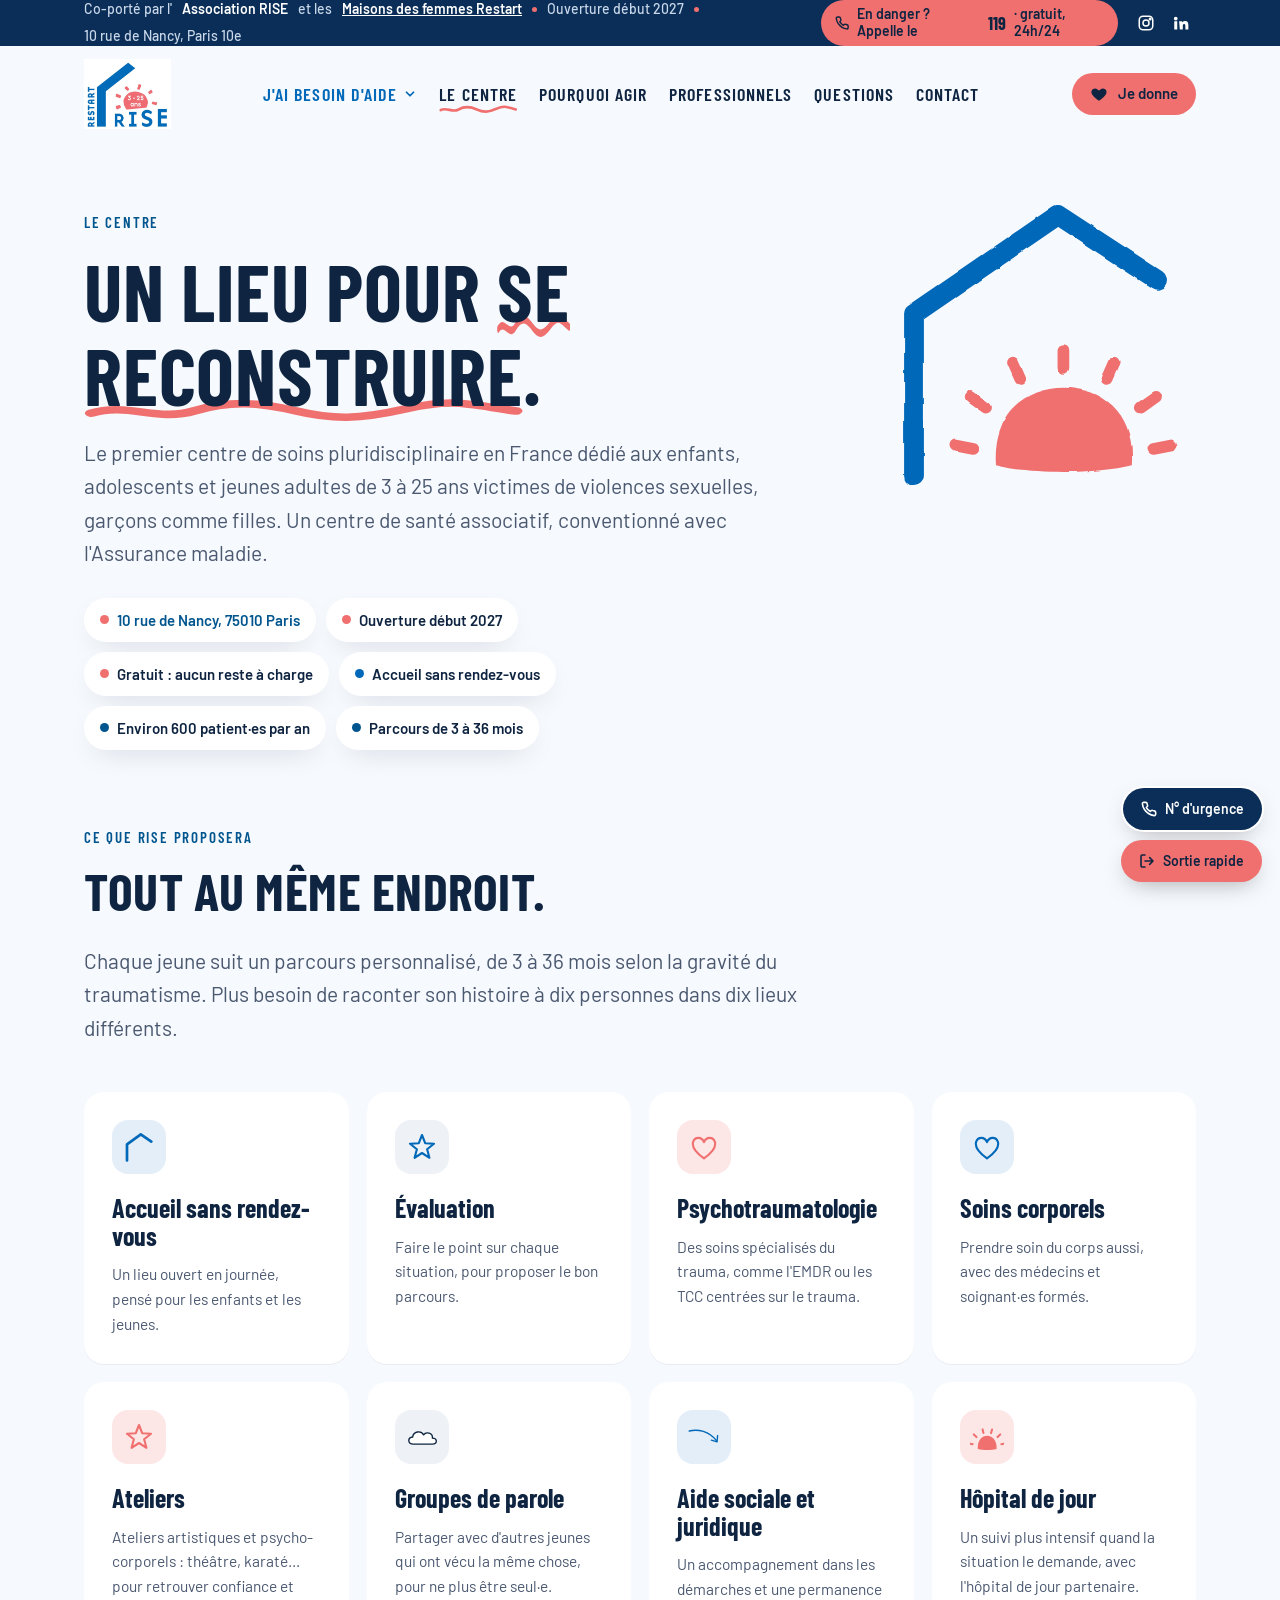
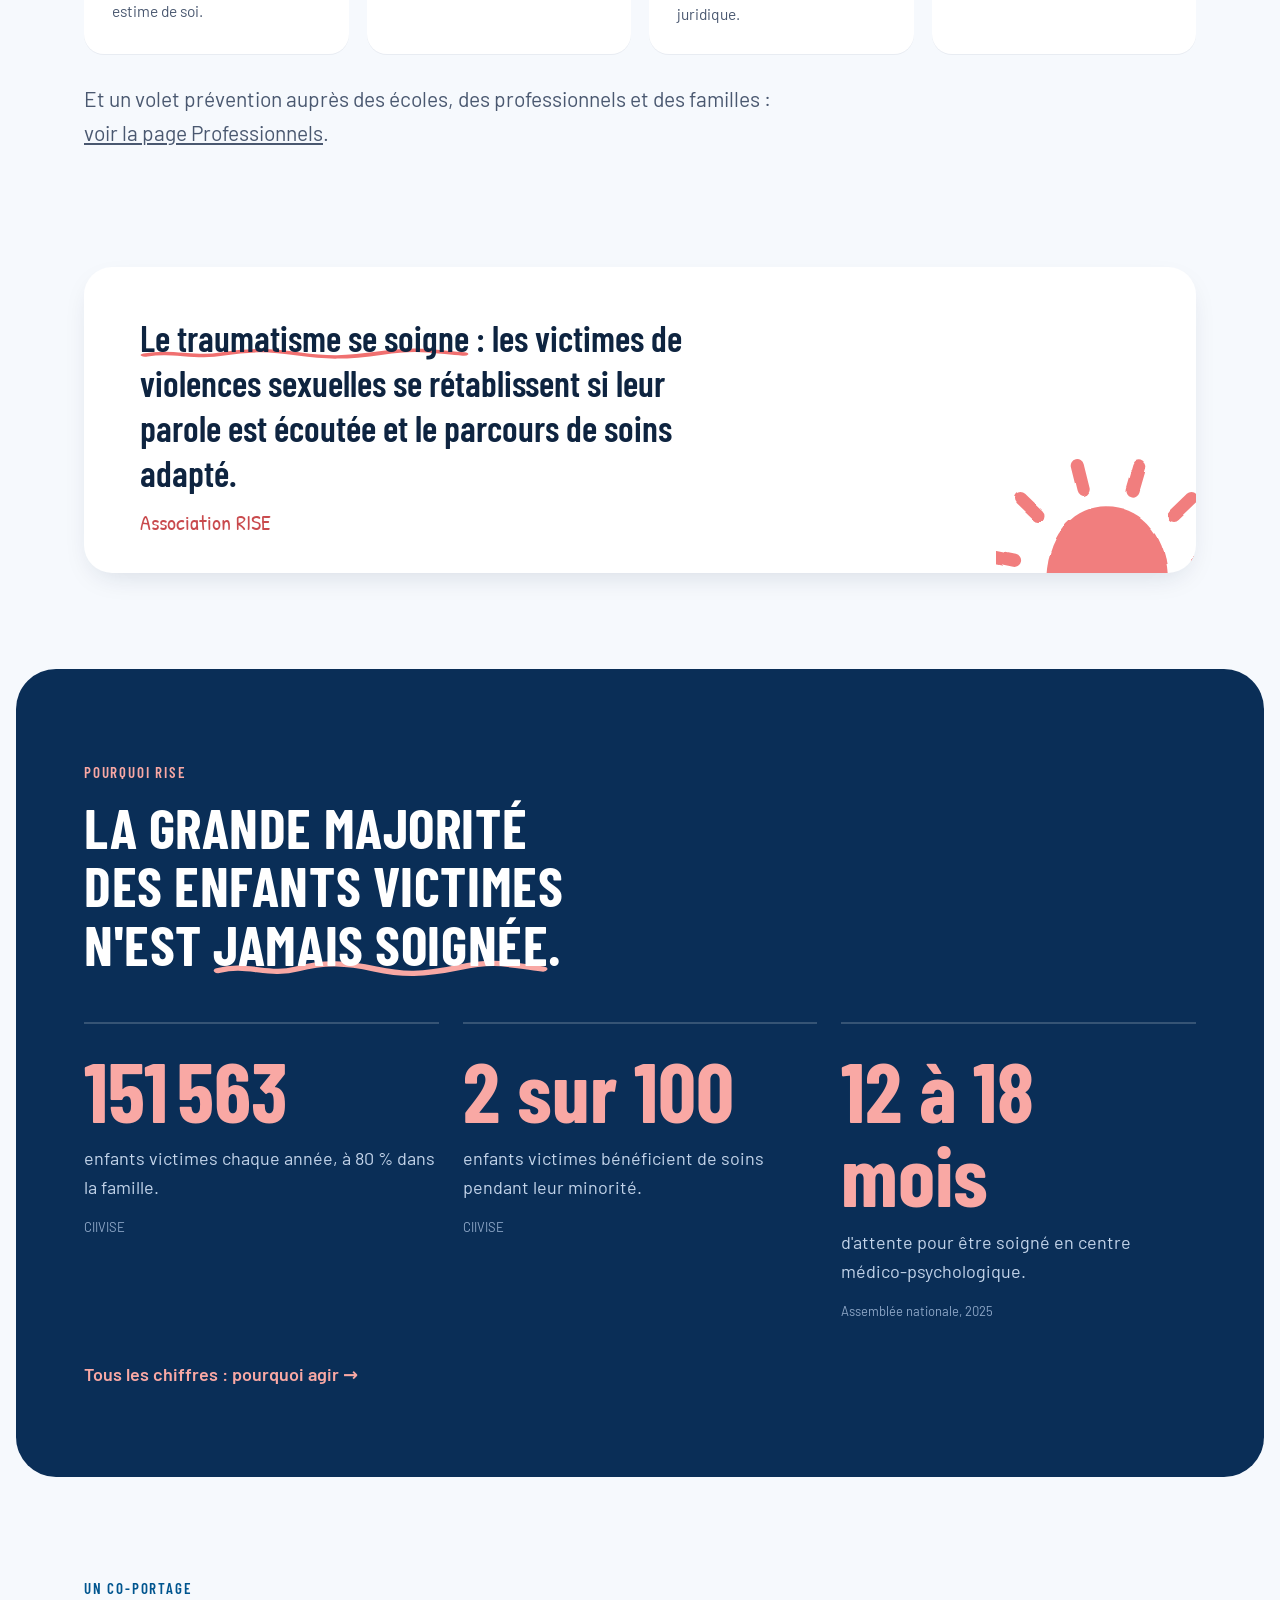
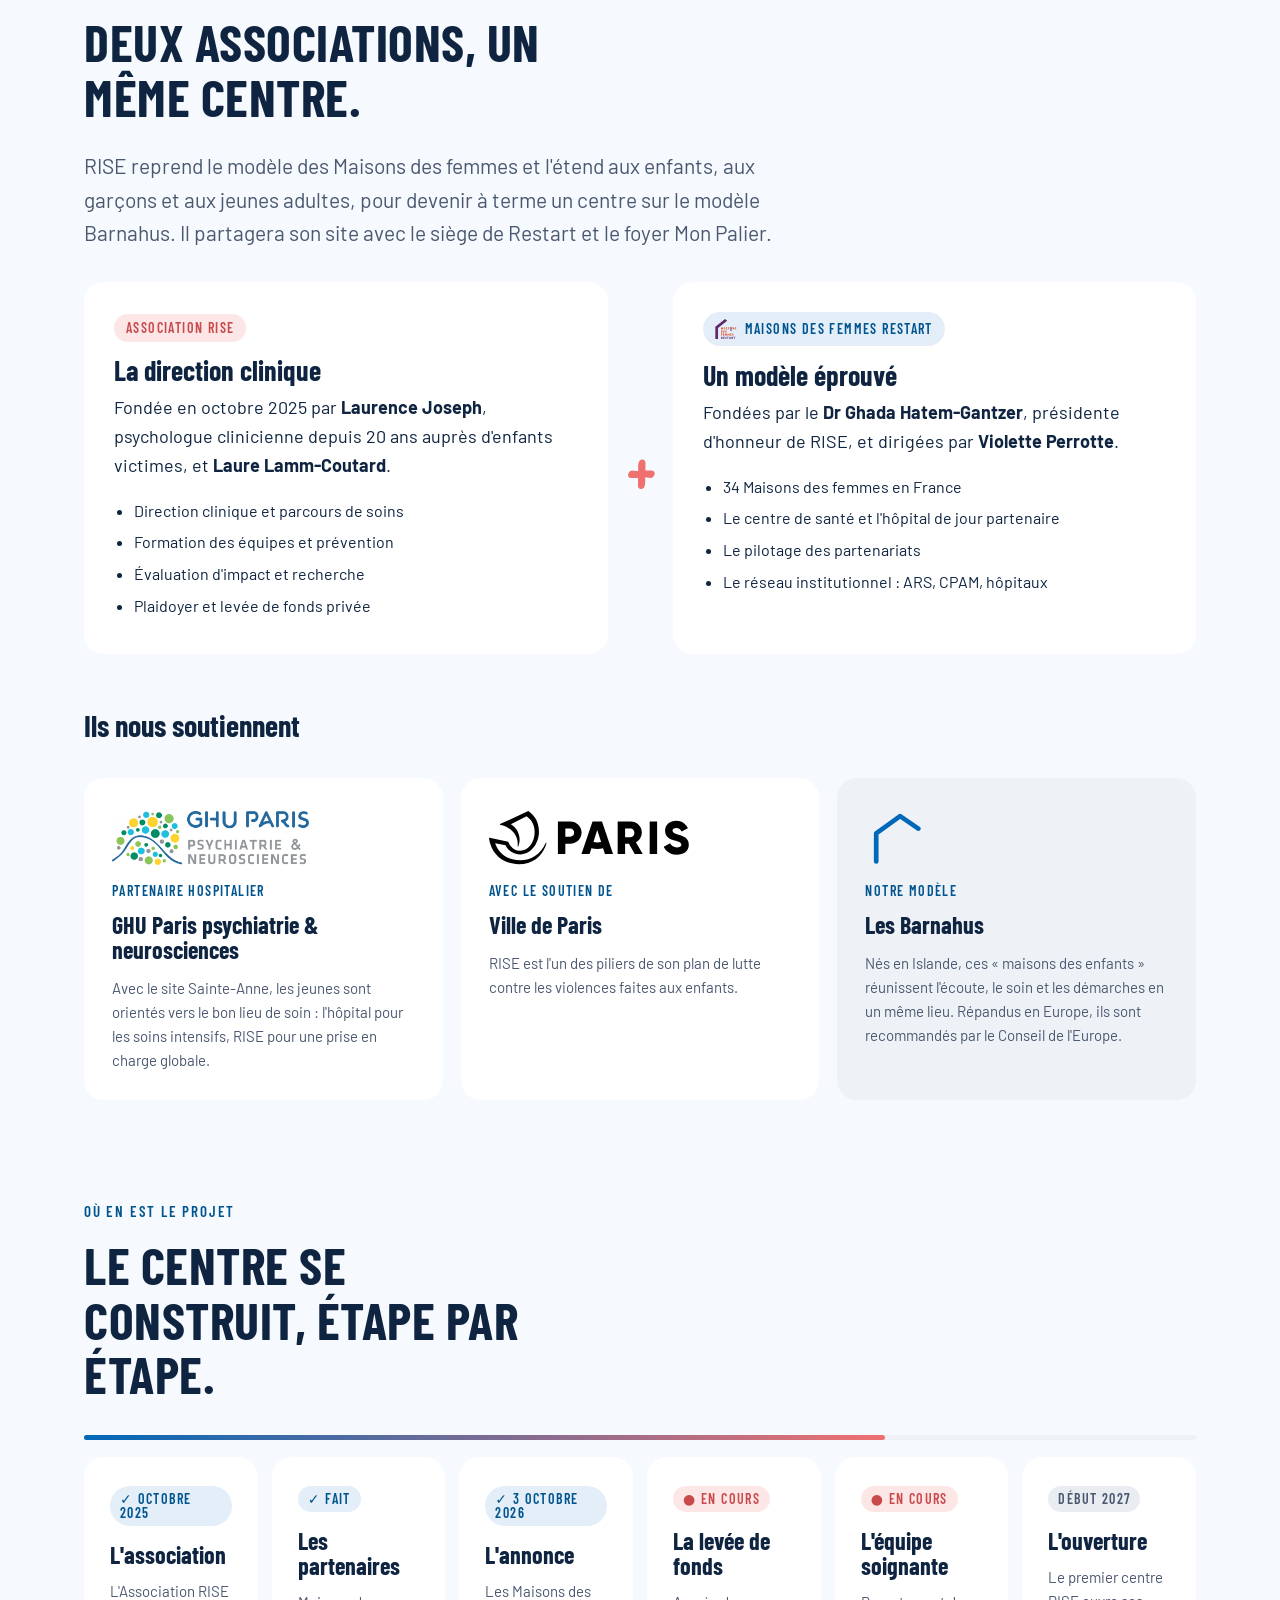
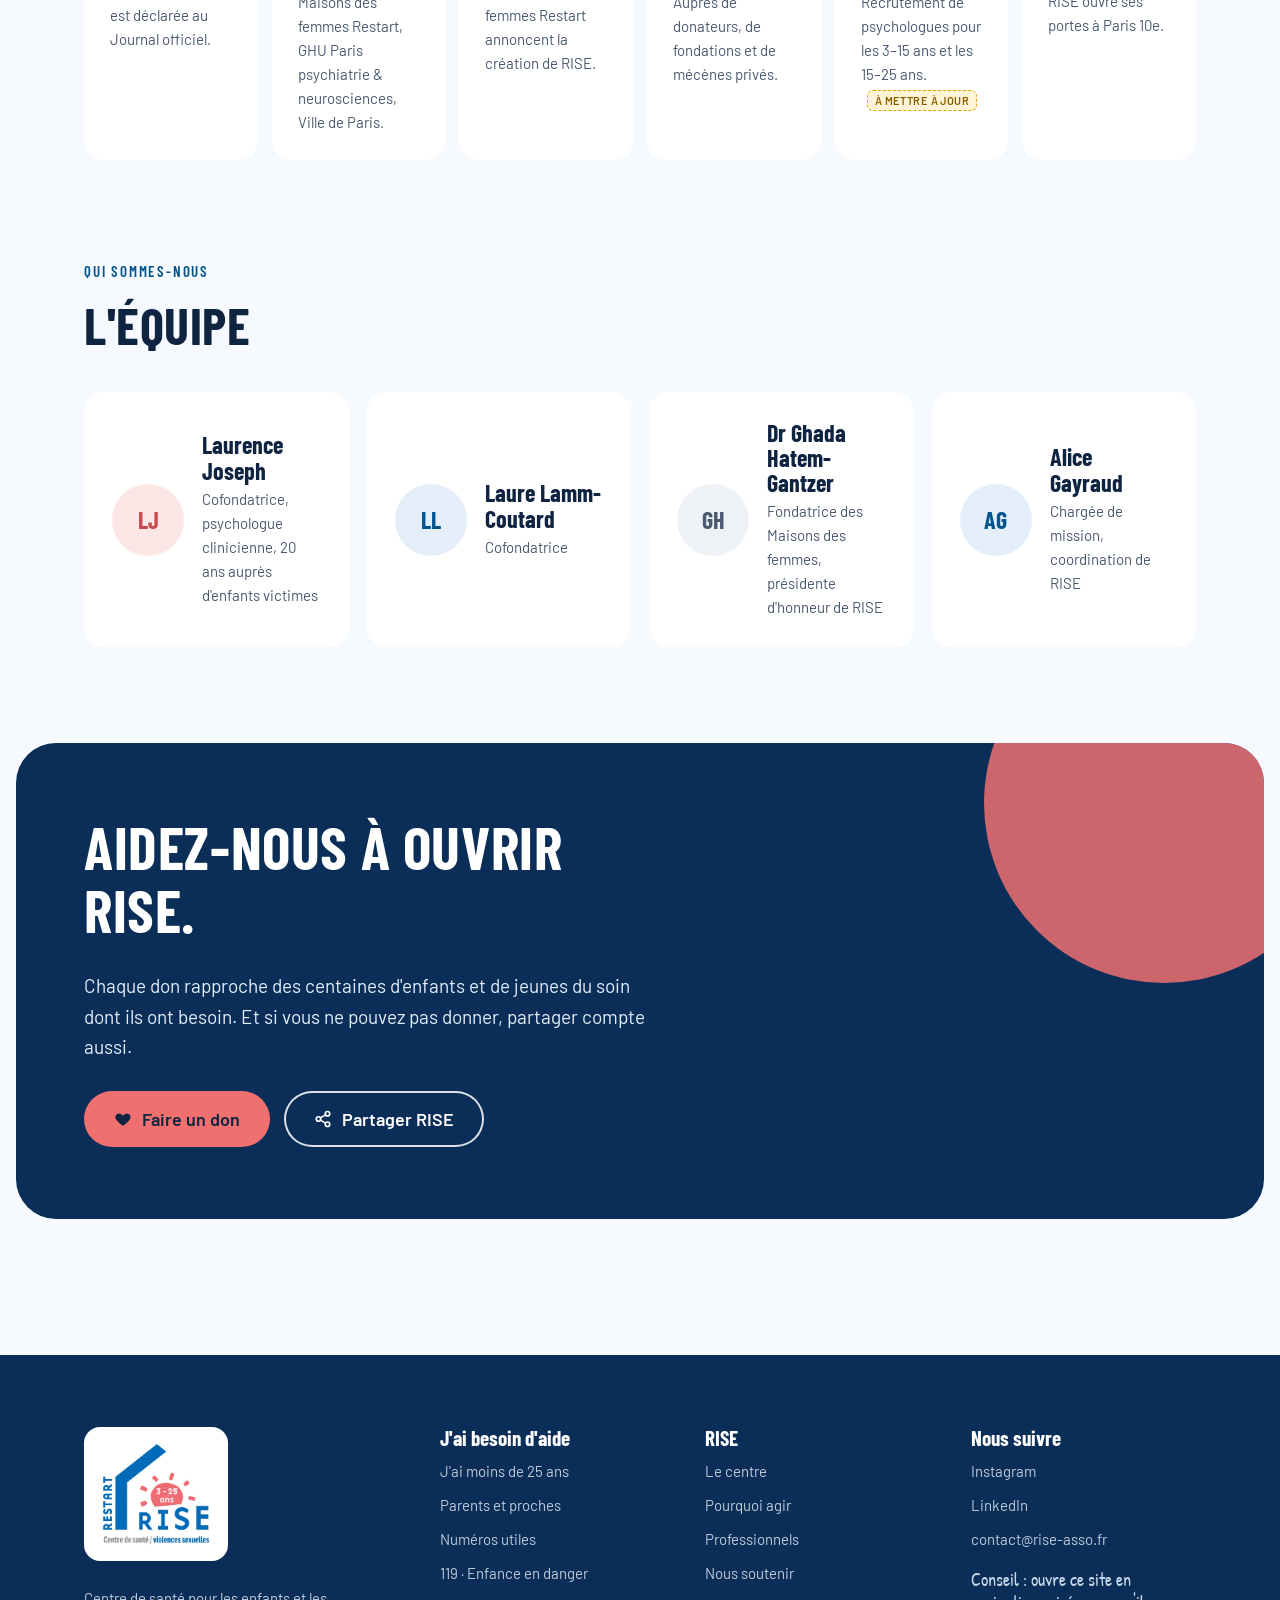
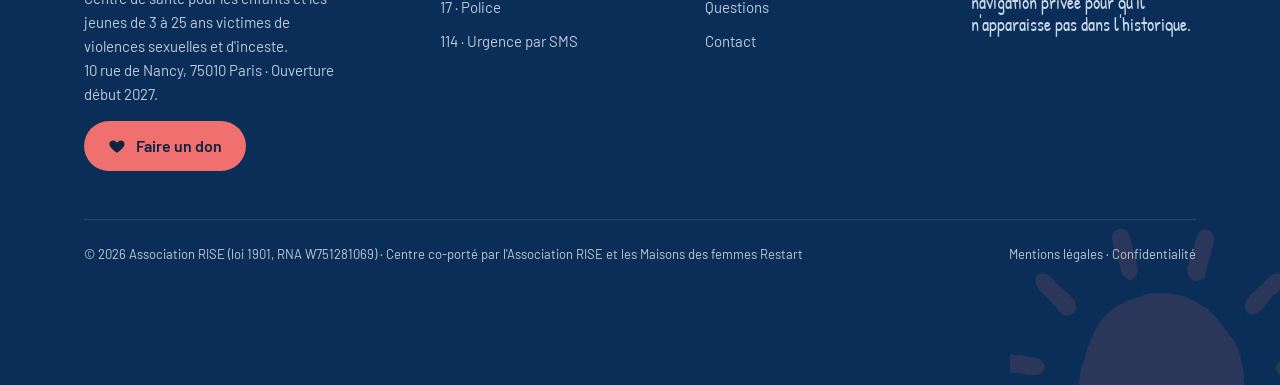
<file: centre.html>
<!doctype html>
<html lang="fr">
<head>
<meta charset="utf-8">
<meta name="robots" content="noindex, nofollow">
<meta name="viewport" content="width=device-width, initial-scale=1">
<title>Le centre · RISE Paris</title>
<meta name="description" content="Le centre RISE, à Paris 10e : premier centre de soins pluridisciplinaire en France pour les 3-25 ans victimes de violences sexuelles. Gratuit, sans rendez-vous, environ 600 patients par an.">
<link rel="preconnect" href="https://fonts.googleapis.com">
<link rel="preconnect" href="https://fonts.gstatic.com" crossorigin>
<link href="https://fonts.googleapis.com/css2?family=Barlow+Condensed:wght@500;600;700&family=Barlow:wght@400;500;600&family=Patrick+Hand&display=swap" rel="stylesheet">
<link rel="stylesheet" href="style.css?v=64814ea5">
</head>
<body>
<div class="progress" aria-hidden="true"></div>
<svg width="0" height="0" style="position:absolute" aria-hidden="true" focusable="false">
  <defs>
    <filter id="crayon" x="-15%" y="-15%" width="130%" height="130%"><feTurbulence type="fractalNoise" baseFrequency="0.035" numOctaves="2" seed="4" result="n"/><feDisplacementMap in="SourceGraphic" in2="n" scale="3.5" xChannelSelector="R" yChannelSelector="G"/></filter>
    <symbol id="d-sun" viewBox="0 0 200 160"><g filter="url(#crayon)"><path d="M46 150C42 100 70 72 100 72C132 72 160 100 156 150C124 158 78 158 46 150Z" fill="#F07070"/><g stroke="#F07070" stroke-width="12" stroke-linecap="round" fill="none"><path d="M15.9 122.1L-5.6 117.5"/><path d="M38.1 80.3L22.3 65.0"/><path d="M79.2 56.6L73.9 35.2"/><path d="M123.7 57.3L129.8 36.2"/><path d="M161.9 80.3L177.7 65.0"/><path d="M184.1 122.1L205.6 117.5"/></g></g></symbol>
    <symbol id="d-house" viewBox="0 0 220 200"><path filter="url(#crayon)" d="M30 190V82L122 16L192 64" fill="none" stroke="#0068B8" stroke-width="18" stroke-linecap="round" stroke-linejoin="round"/></symbol>
    <symbol id="d-heart" viewBox="0 0 100 92"><path filter="url(#crayon)" d="M50 84C22 64 8 46 14 28C20 12 42 10 50 30C58 10 80 12 86 28C92 46 78 64 50 84Z" fill="none" stroke="currentColor" stroke-width="7" stroke-linecap="round" stroke-linejoin="round"/></symbol>
    <symbol id="d-star" viewBox="0 0 100 100"><path filter="url(#crayon)" d="M50.0 10.0L60.6 37.4L89.9 39.0L67.1 57.6L74.7 86.0L50.0 70.0L25.3 86.0L32.9 57.6L10.1 39.0L39.4 37.4Z" fill="none" stroke="currentColor" stroke-width="7" stroke-linecap="round" stroke-linejoin="round"/></symbol>
    <symbol id="d-arrow" viewBox="0 0 120 70"><g filter="url(#crayon)" fill="none" stroke="currentColor" stroke-width="5" stroke-linecap="round" stroke-linejoin="round"><path d="M8 14C38 6 78 14 104 48"/><path d="M86 46L106 52L108 30"/></g></symbol>
    <symbol id="d-cloud" viewBox="0 0 124 72"><path filter="url(#crayon)" d="M30 62C10 62 8 38 28 36C30 16 58 10 68 28C76 16 102 20 100 40C118 40 120 62 100 62Z" fill="#fff" stroke="currentColor" stroke-width="5" stroke-linejoin="round"/></symbol>
    <symbol id="d-wave" viewBox="0 0 240 24" preserveAspectRatio="none"><path filter="url(#crayon)" d="M4 14C24 4 40 22 60 12S96 4 116 12S150 20 176 10S210 6 236 12" fill="none" stroke="currentColor" stroke-width="6" stroke-linecap="round"/></symbol>
  </defs>
</svg>

<div class="topbar">
  <div class="wrap topbar-in">
    <span class="tb-left">Co-porté par l'<b>Association RISE</b> et les <a href="https://www.lamaisondesfemmes.fr/" target="_blank" rel="noopener">Maisons des femmes Restart</a><i></i>Ouverture début 2027<i></i>10 rue de Nancy, Paris 10e</span>
    <span class="tb-right">
      <a class="tb-sos" href="tel:119"><svg width="16" height="16" viewBox="0 0 24 24" fill="none" stroke="currentColor" stroke-width="2.4" stroke-linecap="round" stroke-linejoin="round" aria-hidden="true"><path d="M22 16.9v3a2 2 0 0 1-2.2 2 19.8 19.8 0 0 1-8.6-3.1 19.5 19.5 0 0 1-6-6A19.8 19.8 0 0 1 2.1 4.2 2 2 0 0 1 4.1 2h3a2 2 0 0 1 2 1.7c.1.9.4 1.8.7 2.7a2 2 0 0 1-.5 2.1L8 9.8a16 16 0 0 0 6 6l1.3-1.3a2 2 0 0 1 2.1-.4c.9.3 1.8.6 2.7.7a2 2 0 0 1 1.7 2z"/></svg> En danger ? Appelle le <b>119</b> · gratuit, 24h/24</a>
      <a class="tb-ico" href="https://www.instagram.com/rise__paris/" target="_blank" rel="noopener" aria-label="Instagram de RISE"><svg width="18" height="18" viewBox="0 0 24 24" fill="none" stroke="currentColor" stroke-width="2" aria-hidden="true"><rect x="3" y="3" width="18" height="18" rx="5"/><circle cx="12" cy="12" r="4"/><circle cx="17.5" cy="6.5" r="1" fill="currentColor"/></svg></a>
      <a class="tb-ico" href="https://www.linkedin.com/company/rise-asso-paris/" target="_blank" rel="noopener" aria-label="LinkedIn de RISE"><svg width="18" height="18" viewBox="0 0 24 24" fill="currentColor" aria-hidden="true"><path d="M4.98 3.5a2.5 2.5 0 1 1 0 5 2.5 2.5 0 0 1 0-5zM3 9.5h4v11H3zM9.5 9.5h3.8v1.6h.1c.5-.9 1.8-1.9 3.7-1.9 4 0 4.7 2.6 4.7 6v5.3h-4v-4.7c0-1.1 0-2.6-1.6-2.6s-1.8 1.2-1.8 2.5v4.8h-4z"/></svg></a>
    </span>
  </div>
</div>

<header id="top">
  <div class="wrap bar">
    <a class="brand" href="index.html" aria-label="RISE, accueil">
      <img class="brand-logo" src="logo-rise-restart-sans-mention.png" alt="RISE Restart, 3-25 ans" width="692" height="560">
      <span class="brand-tag"><span class="g">Centre de santé /</span><span class="b">violences sexuelles</span></span>
    </a>
    <nav id="nav" aria-label="Navigation principale">
      <ul class="menu">
        <li class="has-sub">
          <button class="menu-btn" type="button" aria-expanded="false" aria-controls="sub-aide">J'ai besoin d'aide <svg width="14" height="14" viewBox="0 0 24 24" fill="none" stroke="currentColor" stroke-width="3" stroke-linecap="round" stroke-linejoin="round" aria-hidden="true"><path d="M6 9l6 6 6-6"/></svg></button>
          <div class="sub" id="sub-aide">
            <a href="jeunes.html"><strong>J'ai moins de 25 ans</strong><span>Ce n'est pas de ta faute. À qui en parler.</span></a>
            <a href="parents.html"><strong>Je suis parent ou proche</strong><span>Les signes, les bons réflexes, les démarches.</span></a>
            <a href="urgences.html"><strong>Numéros utiles</strong><span>Qui appeler, selon la situation.</span></a>
            <a class="sub-sos" href="tel:119"><svg width="16" height="16" viewBox="0 0 24 24" fill="none" stroke="currentColor" stroke-width="2.4" stroke-linecap="round" stroke-linejoin="round" aria-hidden="true"><path d="M22 16.9v3a2 2 0 0 1-2.2 2 19.8 19.8 0 0 1-8.6-3.1 19.5 19.5 0 0 1-6-6A19.8 19.8 0 0 1 2.1 4.2 2 2 0 0 1 4.1 2h3a2 2 0 0 1 2 1.7c.1.9.4 1.8.7 2.7a2 2 0 0 1-.5 2.1L8 9.8a16 16 0 0 0 6 6l1.3-1.3a2 2 0 0 1 2.1-.4c.9.3 1.8.6 2.7.7a2 2 0 0 1 1.7 2z"/></svg> <span><b>Danger ou doute ? Appelle le 119</b> Gratuit, anonyme, 24h/24</span></a>
          </div>
        </li>
        <li><a href="centre.html" aria-current="page">Le centre</a></li>
        <li><a href="pourquoi.html">Pourquoi agir</a></li>
        <li><a href="professionnels.html">Professionnels</a></li>
        <li><a href="questions.html">Questions</a></li>
        <li><a href="contact.html">Contact</a></li>
      </ul>
      <div class="menu-extra">
        <a class="btn btn-primary btn-lg" href="tel:119"><svg width="16" height="16" viewBox="0 0 24 24" fill="none" stroke="currentColor" stroke-width="2.4" stroke-linecap="round" stroke-linejoin="round" aria-hidden="true"><path d="M22 16.9v3a2 2 0 0 1-2.2 2 19.8 19.8 0 0 1-8.6-3.1 19.5 19.5 0 0 1-6-6A19.8 19.8 0 0 1 2.1 4.2 2 2 0 0 1 4.1 2h3a2 2 0 0 1 2 1.7c.1.9.4 1.8.7 2.7a2 2 0 0 1-.5 2.1L8 9.8a16 16 0 0 0 6 6l1.3-1.3a2 2 0 0 1 2.1-.4c.9.3 1.8.6 2.7.7a2 2 0 0 1 1.7 2z"/></svg> Appeler le 119</a>
        <a class="btn btn-accent btn-lg" href="https://don.lamaisondesfemmes.fr/b/mon-don" target="_blank" rel="noopener"><svg width="18" height="18" viewBox="0 0 24 24" fill="currentColor" aria-hidden="true"><path d="M12 21s-7.5-4.6-9.6-9.3C.9 8.4 3 4.5 6.7 4.5c2.1 0 3.6 1.1 4.3 2.5h2c.7-1.4 2.2-2.5 4.3-2.5 3.7 0 5.8 3.9 4.3 7.2C19.5 16.4 12 21 12 21z"/></svg> Faire un don</a>
        <svg class="menu-sun" aria-hidden="true"><use href="#d-sun"/></svg>
      </div>
    </nav>
    <div class="bar-ctas">
      <a class="btn btn-accent" href="https://don.lamaisondesfemmes.fr/b/mon-don" target="_blank" rel="noopener"><svg width="18" height="18" viewBox="0 0 24 24" fill="currentColor" aria-hidden="true"><path d="M12 21s-7.5-4.6-9.6-9.3C.9 8.4 3 4.5 6.7 4.5c2.1 0 3.6 1.1 4.3 2.5h2c.7-1.4 2.2-2.5 4.3-2.5 3.7 0 5.8 3.9 4.3 7.2C19.5 16.4 12 21 12 21z"/></svg> Je donne</a>
      <button class="menu-toggle" aria-label="Ouvrir le menu" aria-expanded="false" aria-controls="nav">
        <span></span><span></span><span></span>
      </button>
    </div>
  </div>
</header>

<main>
<section class="page-hero">
    <div class="wrap">
      <span class="eyebrow">Le centre</span>
      <h1>Un lieu pour <span class="mark">se reconstruire</span>.</h1>
      <p class="lead">Le premier centre de soins pluridisciplinaire en France dédié aux enfants, adolescents et jeunes adultes de 3 à 25 ans victimes de violences sexuelles, garçons comme filles. Un centre de santé associatif, conventionné avec l'Assurance maladie.</p>
      <div class="facts">
        <a class="fact-link" href="https://www.google.com/maps/search/?api=1&query=10+rue+de+Nancy+75010+Paris" target="_blank" rel="noopener"><i></i>10 rue de Nancy, 75010 Paris</a>
        <span><i style="background:var(--coral)"></i>Ouverture début 2027</span>
        <span><i style="background:var(--coral)"></i>Gratuit : aucun reste à charge</span>
        <span><i></i>Accueil sans rendez-vous</span>
        <span><i style="background:var(--blue-deep)"></i>Environ 600 patient·es par an</span>
        <span><i style="background:var(--blue-deep)"></i>Parcours de 3 à 36 mois</span>
      </div>
    </div>
  </section>

  <section class="tight">
    <div class="wrap">
      <span class="eyebrow">Ce que RISE proposera</span>
      <h2 class="section-title">Tout au même endroit.</h2>
      <p class="lead">Chaque jeune suit un parcours personnalisé, de 3 à 36 mois selon la gravité du traumatisme. Plus besoin de raconter son histoire à dix personnes dans dix lieux différents.</p>
      <div class="pillars pillars-4">
        <div class="pillar reveal"><div class="ico" style="background:var(--blue-soft)"><svg width="34" height="30" aria-hidden="true"><use href="#d-house"/></svg></div><h3>Accueil sans rendez-vous</h3><p>Un lieu ouvert en journée, pensé pour les enfants et les jeunes.</p></div>
        <div class="pillar reveal"><div class="ico" style="background:var(--grey-soft)"><svg width="30" height="30" aria-hidden="true" style="color:#0068B8"><use href="#d-star"/></svg></div><h3>Évaluation</h3><p>Faire le point sur chaque situation, pour proposer le bon parcours.</p></div>
        <div class="pillar reveal"><div class="ico" style="background:var(--coral-soft)"><svg width="30" height="30" aria-hidden="true" style="color:#F07070"><use href="#d-heart"/></svg></div><h3>Psychotraumatologie</h3><p>Des soins spécialisés du trauma, comme l'EMDR ou les TCC centrées sur le trauma.</p></div>
        <div class="pillar reveal"><div class="ico" style="background:var(--blue-soft)"><svg width="30" height="30" aria-hidden="true" style="color:#0068B8"><use href="#d-heart"/></svg></div><h3>Soins corporels</h3><p>Prendre soin du corps aussi, avec des médecins et soignant·es formés.</p></div>
        <div class="pillar reveal"><div class="ico" style="background:var(--coral-soft)"><svg width="30" height="30" aria-hidden="true" style="color:#F07070"><use href="#d-star"/></svg></div><h3>Ateliers</h3><p>Ateliers artistiques et psycho-corporels : théâtre, karaté… pour retrouver confiance et estime de soi.</p></div>
        <div class="pillar reveal"><div class="ico" style="background:var(--grey-soft)"><svg width="34" height="30" aria-hidden="true" style="color:#0E2440"><use href="#d-cloud"/></svg></div><h3>Groupes de parole</h3><p>Partager avec d'autres jeunes qui ont vécu la même chose, pour ne plus être seul·e.</p></div>
        <div class="pillar reveal"><div class="ico" style="background:var(--blue-soft)"><svg width="34" height="30" aria-hidden="true" style="color:#0068B8"><use href="#d-arrow"/></svg></div><h3>Aide sociale et juridique</h3><p>Un accompagnement dans les démarches et une permanence juridique.</p></div>
        <div class="pillar reveal"><div class="ico" style="background:var(--coral-soft)"><svg width="34" height="30" aria-hidden="true"><use href="#d-sun"/></svg></div><h3>Hôpital de jour</h3><p>Un suivi plus intensif quand la situation le demande, avec l'hôpital de jour partenaire.</p></div>
      </div>
      <p class="lead" style="margin-top:28px">Et un volet prévention auprès des écoles, des professionnels et des familles : <a href="professionnels.html">voir la page Professionnels</a>.</p>
    </div>
  </section>

  <section style="padding:0 0 0">
    <div class="wrap">
      <blockquote class="big-quote reveal">
        <svg class="bq-sun" aria-hidden="true"><use href="#d-sun"/></svg>
        <p><span class="mark">Le traumatisme se soigne</span> : les victimes de violences sexuelles se rétablissent si leur parole est écoutée et le parcours de soins adapté.</p>
        <cite>Association RISE</cite>
      </blockquote>
    </div>
  </section>

  <section id="pourquoi" style="padding-bottom:0">
    <div class="numbers reveal">
      <div class="wrap">
        <span class="eyebrow">Pourquoi RISE</span>
        <h2>La grande majorité des enfants victimes n'est <span class="mark">jamais soignée</span>.</h2>
        <div class="num-grid">
          <div class="num"><b data-count="160000">160 000</b><p>enfants victimes chaque année, à 80 % dans la famille.</p><small>CIIVISE</small></div>
          <div class="num"><b>2 sur 100</b><p>enfants victimes bénéficient de soins pendant leur minorité.</p><small>CIIVISE</small></div>
          <div class="num"><b>12 à 18 mois</b><p>d'attente pour être soigné en centre médico-psychologique.</p><small>Assemblée nationale, 2025</small></div>
        </div>
        <div class="num-ctas"><a class="more" href="pourquoi.html">Tous les chiffres : pourquoi agir →</a></div>
      </div>
    </div>
  </section>

  <section id="coportage">
    <div class="wrap">
      <span class="eyebrow">Un co-portage</span>
      <h2 class="section-title">Deux associations, un même centre.</h2>
      <p class="lead">RISE reprend le modèle des Maisons des femmes et l'étend aux enfants, aux garçons et aux jeunes adultes, pour devenir à terme un centre sur le modèle Barnahus. Il partagera son site avec le siège de Restart et le foyer Mon Palier.</p>
      <div class="coport">
        <div class="cp reveal">
          <span class="cp-tag">Association RISE</span>
          <h3>La direction clinique</h3>
          <p>Fondée en octobre 2025 par <strong>Laurence Joseph</strong>, psychologue clinicienne depuis 20 ans auprès d'enfants victimes, et <strong>Laure Lamm-Coutard</strong>.</p>
          <ul><li>Direction clinique et parcours de soins</li><li>Formation des équipes et prévention</li><li>Évaluation d'impact et recherche</li><li>Plaidoyer et levée de fonds privée</li></ul>
        </div>
        <div class="cp-plus" aria-hidden="true">+</div>
        <div class="cp reveal">
          <span class="cp-tag cp-tag-r"><img src="logo-restart.svg" alt="" width="22" height="20"> Maisons des femmes Restart</span>
          <h3>Un modèle éprouvé</h3>
          <p>Fondées par le <strong>Dr Ghada Hatem-Gantzer</strong>, présidente d'honneur de RISE, et dirigées par <strong>Violette Perrotte</strong>.</p>
          <ul><li>34 Maisons des femmes en France</li><li>Le centre de santé et l'hôpital de jour partenaire</li><li>Le pilotage des partenariats</li><li>Le réseau institutionnel : ARS, CPAM, hôpitaux</li></ul>
        </div>
      </div>

      <h3 class="sub-title">Ils nous soutiennent</h3>
      <div class="partners">
        <div class="partner reveal"><div class="plogo"><img src="logo-ghu-paris.png" alt="GHU Paris psychiatrie &amp; neurosciences"></div><small>Partenaire hospitalier</small><h3>GHU Paris psychiatrie &amp; neurosciences</h3><p>Avec le site Sainte-Anne, les jeunes sont orientés vers le bon lieu de soin : l'hôpital pour les soins intensifs, RISE pour une prise en charge globale.</p></div>
        <div class="partner reveal"><div class="plogo"><img src="logo-ville-de-paris.svg" alt="Ville de Paris"></div><small>Avec le soutien de</small><h3>Ville de Paris</h3><p>RISE est l'un des piliers de son plan de lutte contre les violences faites aux enfants.</p></div>
        <div class="partner reveal" style="background:var(--grey-soft)"><div class="plogo"><svg width="64" height="52" aria-hidden="true"><use href="#d-house"/></svg></div><small>Notre modèle</small><h3>Les Barnahus</h3><p>Nés en Islande, ces « maisons des enfants » réunissent l'écoute, le soin et les démarches en un même lieu. Répandus en Europe, ils sont recommandés par le Conseil de l'Europe.</p></div>
      </div>
    </div>
  </section>

  <section style="padding-top:0">
    <div class="wrap">
      <span class="eyebrow">Où en est le projet</span>
      <h2 class="section-title">Le centre se construit, étape par étape.</h2>
      <ol class="timeline timeline-6">
        <li class="reveal"><span class="state done">✓ Octobre 2025</span><h3>L'association</h3><p>L'Association RISE est déclarée au Journal officiel.</p></li>
        <li class="reveal"><span class="state done">✓ Fait</span><h3>Les partenaires</h3><p>Maisons des femmes Restart, GHU Paris psychiatrie &amp; neurosciences, Ville de Paris.</p></li>
        <li class="reveal"><span class="state done">✓ 3 octobre 2026</span><h3>L'annonce</h3><p>Les Maisons des femmes Restart annoncent la création de RISE.</p></li>
        <li class="reveal"><span class="state now">● En cours</span><h3>La levée de fonds</h3><p>Auprès de donateurs, de fondations et de mécènes privés.</p></li>
        <li class="reveal"><span class="state now">● En cours</span><h3>L'équipe soignante</h3><p>Recrutement de psychologues pour les 3–15 ans et les 15–25 ans. <span class="todo">À mettre à jour</span></p></li>
        <li class="reveal"><span class="state next">Début 2027</span><h3>L'ouverture</h3><p>Le premier centre RISE ouvre ses portes à Paris 10e.</p></li>
      </ol>
    </div>
  </section>

  <section id="equipe" style="padding-top:0">
    <div class="wrap">
      <span class="eyebrow">Qui sommes-nous</span>
      <h2 class="section-title">L'équipe</h2>
      <div class="team">
        <div class="person reveal"><div class="avatar" style="background:var(--coral-soft);color:var(--coral-deep)">LJ</div><div><h3>Laurence Joseph</h3><p>Cofondatrice, psychologue clinicienne, 20 ans auprès d'enfants victimes</p></div></div>
        <div class="person reveal"><div class="avatar" style="background:var(--blue-soft);color:var(--blue-deep)">LL</div><div><h3>Laure Lamm-Coutard</h3><p>Cofondatrice</p></div></div>
        <div class="person reveal"><div class="avatar" style="background:var(--grey-soft);color:var(--ink-soft)">GH</div><div><h3>Dr Ghada Hatem-Gantzer</h3><p>Fondatrice des Maisons des femmes, présidente d'honneur de RISE</p></div></div>
        <div class="person reveal"><div class="avatar" style="background:var(--blue-soft);color:var(--blue-deep)">AG</div><div><h3>Alice Gayraud</h3><p>Chargée de mission, coordination de RISE</p></div></div>
      </div>
    </div>
  </section>

  <section style="padding-top:0">
    <div class="cta-band reveal">
      <div class="wrap">
        <h2>Aidez-nous à ouvrir RISE.</h2>
        <p>Chaque don rapproche des centaines d'enfants et de jeunes du soin dont ils ont besoin. Et si vous ne pouvez pas donner, partager compte aussi.</p>
        <div class="hero-ctas">
          <a class="btn btn-accent btn-lg" href="https://don.lamaisondesfemmes.fr/b/mon-don" target="_blank" rel="noopener"><svg width="18" height="18" viewBox="0 0 24 24" fill="currentColor" aria-hidden="true"><path d="M12 21s-7.5-4.6-9.6-9.3C.9 8.4 3 4.5 6.7 4.5c2.1 0 3.6 1.1 4.3 2.5h2c.7-1.4 2.2-2.5 4.3-2.5 3.7 0 5.8 3.9 4.3 7.2C19.5 16.4 12 21 12 21z"/></svg> Faire un don</a>
          <button class="btn btn-ghost-w btn-lg" type="button" data-share><svg width="18" height="18" viewBox="0 0 24 24" fill="none" stroke="currentColor" stroke-width="2.2" stroke-linecap="round" stroke-linejoin="round" aria-hidden="true"><circle cx="18" cy="5" r="3"/><circle cx="6" cy="12" r="3"/><circle cx="18" cy="19" r="3"/><path d="M8.6 13.5l6.8 4M15.4 6.5l-6.8 4"/></svg> Partager RISE</button>
        </div>
      </div>
    </div>
  </section>
</main>

<footer>
  <svg class="foot-sun" aria-hidden="true"><use href="#d-sun"/></svg>
  <div class="wrap">
    <div class="foot">
      <div>
        <span class="foot-logo"><img src="logo-rise-restart.png" alt="RISE, centre de santé Restart pour les 3-25 ans victimes de violences sexuelles" width="694" height="658"></span>
        <p style="max-width:32ch;font-size:15px">Centre de santé pour les enfants et les jeunes de 3 à 25 ans victimes de violences sexuelles et d'inceste.<br>10 rue de Nancy, 75010 Paris · Ouverture début 2027.</p>
        <a class="btn btn-accent" href="https://don.lamaisondesfemmes.fr/b/mon-don" target="_blank" rel="noopener"><svg width="18" height="18" viewBox="0 0 24 24" fill="currentColor" aria-hidden="true"><path d="M12 21s-7.5-4.6-9.6-9.3C.9 8.4 3 4.5 6.7 4.5c2.1 0 3.6 1.1 4.3 2.5h2c.7-1.4 2.2-2.5 4.3-2.5 3.7 0 5.8 3.9 4.3 7.2C19.5 16.4 12 21 12 21z"/></svg> Faire un don</a>
      </div>
      <div>
        <h4>J'ai besoin d'aide</h4>
        <ul><li><a href="jeunes.html">J'ai moins de 25 ans</a></li><li><a href="parents.html">Parents et proches</a></li><li><a href="urgences.html">Numéros utiles</a></li><li><a href="tel:119">119 · Enfance en danger</a></li><li><a href="tel:17">17 · Police</a></li><li><a href="sms:114">114 · Urgence par SMS</a></li></ul>
      </div>
      <div>
        <h4>RISE</h4>
        <ul><li><a href="centre.html">Le centre</a></li><li><a href="pourquoi.html">Pourquoi agir</a></li><li><a href="professionnels.html">Professionnels</a></li><li><a href="soutenir.html">Nous soutenir</a></li><li><a href="questions.html">Questions</a></li><li><a href="contact.html">Contact</a></li></ul>
      </div>
      <div>
        <h4>Nous suivre</h4>
        <ul><li><a href="https://www.instagram.com/rise__paris/" target="_blank" rel="noopener">Instagram</a></li><li><a href="https://www.linkedin.com/company/rise-asso-paris/" target="_blank" rel="noopener">LinkedIn</a></li><li><a href="mailto:contact@rise-asso.fr">contact@rise-asso.fr</a></li></ul>
        <p class="foot-tip">Conseil : ouvre ce site en navigation privée pour qu'il n'apparaisse pas dans l'historique.</p>
      </div>
    </div>
    <div class="foot-bottom"><span>© 2026 Association RISE (loi 1901, RNA W751281069) · Centre co-porté par l'Association RISE et les Maisons des femmes Restart</span><span><a href="#">Mentions légales</a> · <a href="#">Confidentialité</a></span></div>
  </div>
</footer>

<div class="sos-panel" id="sos-panel" role="dialog" aria-label="Numéros d'urgence">
  <h4>Numéros d'urgence</h4>
  <div class="phones">
    <a class="phone" href="tel:119"><b>119</b><span><strong>Enfance en danger</strong>Gratuit, 24h/24</span></a>
    <a class="phone" href="tel:17"><b>17</b><span><strong>Police secours</strong>Danger immédiat</span></a>
    <a class="phone" href="sms:114"><b>114</b><span><strong>Par SMS</strong>Si tu ne peux pas parler</span></a>
  </div>
  <a class="more-dark" href="urgences.html">Tous les numéros utiles →</a>
</div>
<div class="safety">
  <button class="sos" id="sos-btn" aria-expanded="false" aria-controls="sos-panel"><svg width="16" height="16" viewBox="0 0 24 24" fill="none" stroke="currentColor" stroke-width="2.4" stroke-linecap="round" stroke-linejoin="round" aria-hidden="true"><path d="M22 16.9v3a2 2 0 0 1-2.2 2 19.8 19.8 0 0 1-8.6-3.1 19.5 19.5 0 0 1-6-6A19.8 19.8 0 0 1 2.1 4.2 2 2 0 0 1 4.1 2h3a2 2 0 0 1 2 1.7c.1.9.4 1.8.7 2.7a2 2 0 0 1-.5 2.1L8 9.8a16 16 0 0 0 6 6l1.3-1.3a2 2 0 0 1 2.1-.4c.9.3 1.8.6 2.7.7a2 2 0 0 1 1.7 2z"/></svg> N° d'urgence</button>
  <button class="exit" id="exit-btn" title="Quitte immédiatement ce site">
    <svg width="16" height="16" viewBox="0 0 24 24" fill="none" stroke="currentColor" stroke-width="2.4" stroke-linecap="round" stroke-linejoin="round" aria-hidden="true"><path d="M9 21H5a2 2 0 0 1-2-2V5a2 2 0 0 1 2-2h4M16 17l5-5-5-5M21 12H9"/></svg>
    Sortie rapide
  </button>
</div>

<script src="site.js?v=0e5b252c"></script>
</body>
</html>
</file>
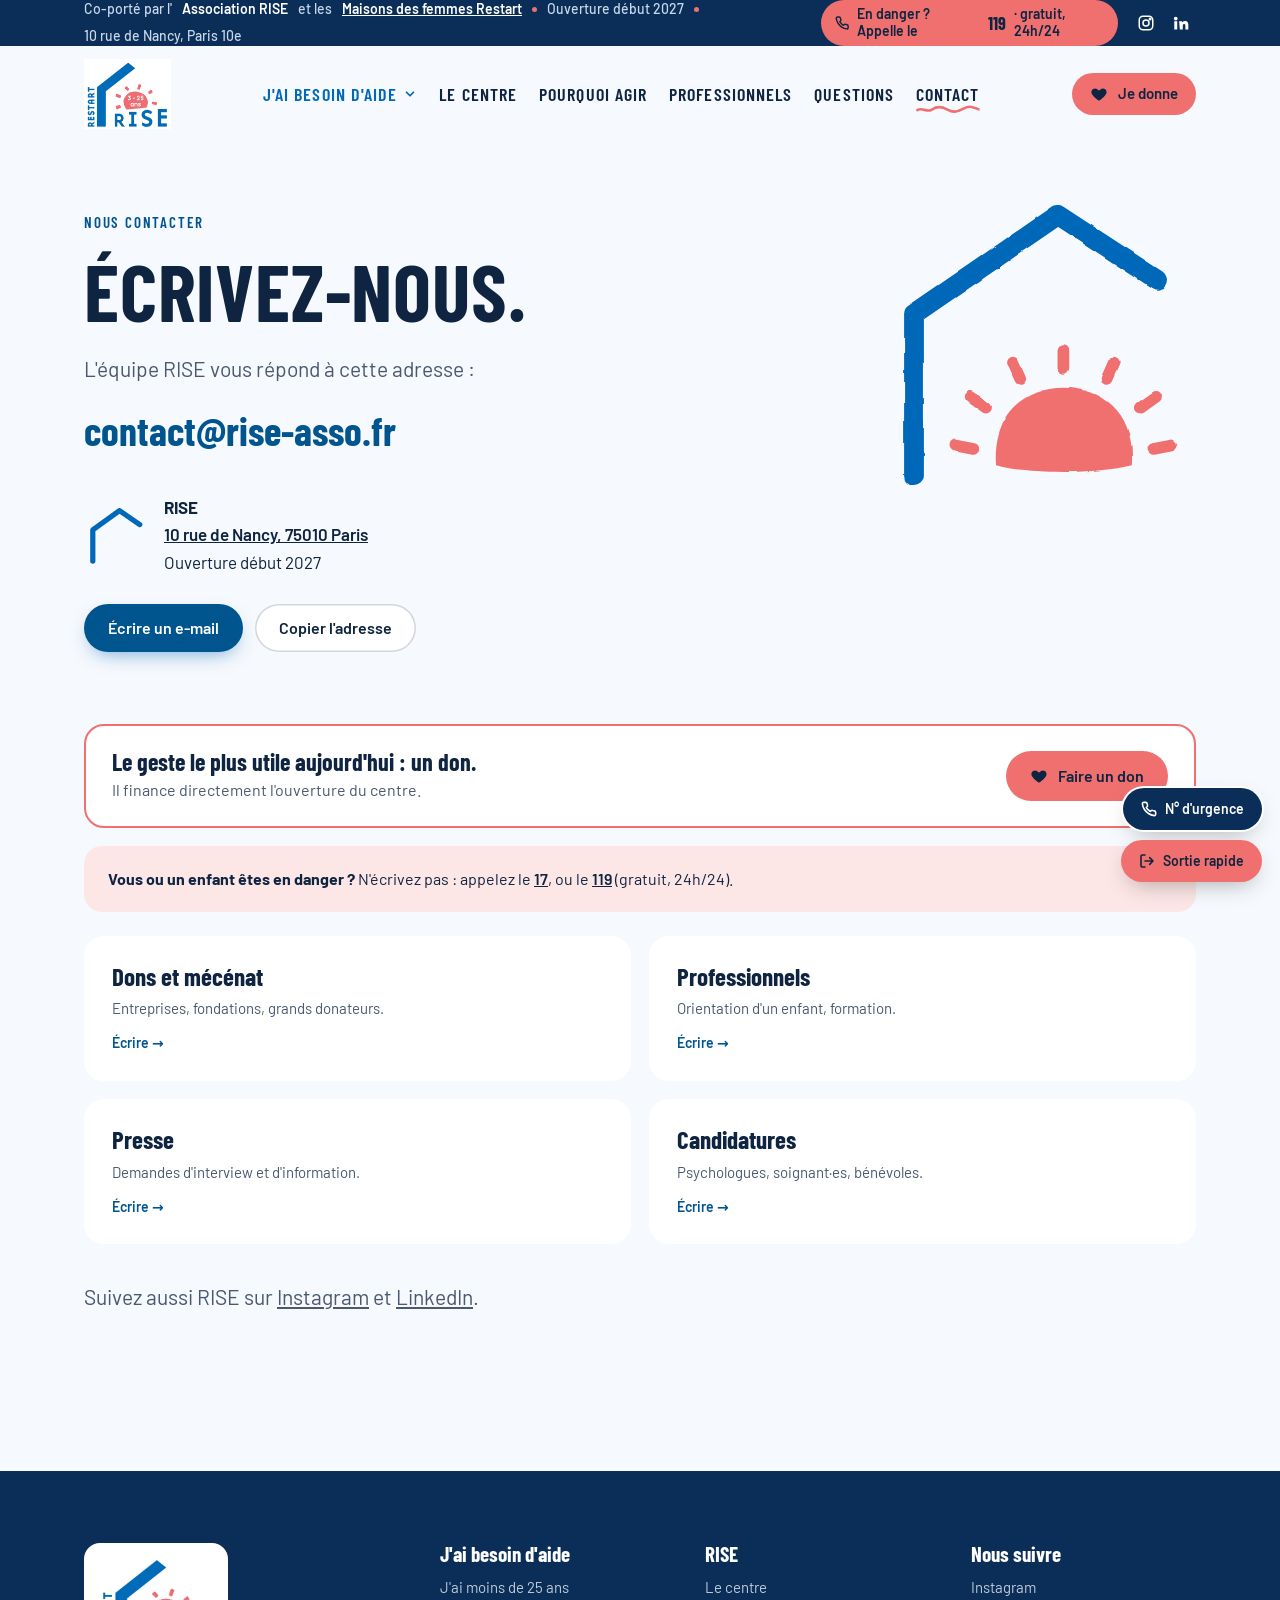
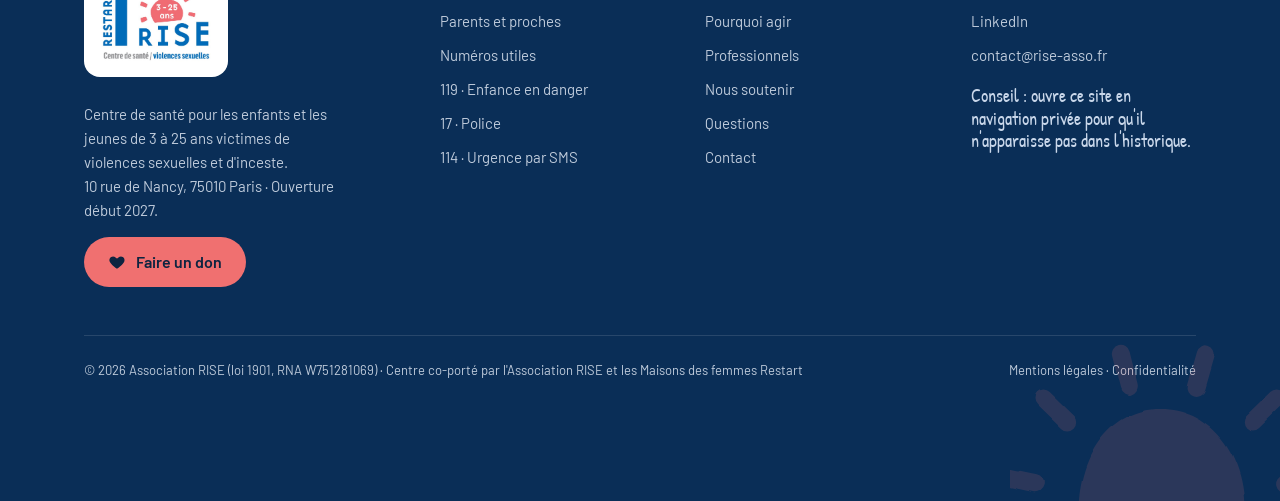
<file: contact.html>
<!doctype html>
<html lang="fr">
<head>
<meta charset="utf-8">
<meta name="robots" content="noindex, nofollow">
<meta name="viewport" content="width=device-width, initial-scale=1">
<title>Nous contacter · RISE Paris</title>
<meta name="description" content="Écrire à l'équipe RISE : presse, dons et mécénat, professionnels, candidatures.">
<link rel="preconnect" href="https://fonts.googleapis.com">
<link rel="preconnect" href="https://fonts.gstatic.com" crossorigin>
<link href="https://fonts.googleapis.com/css2?family=Barlow+Condensed:wght@500;600;700&family=Barlow:wght@400;500;600&family=Patrick+Hand&display=swap" rel="stylesheet">
<link rel="stylesheet" href="style.css?v=64814ea5">
</head>
<body>
<div class="progress" aria-hidden="true"></div>
<svg width="0" height="0" style="position:absolute" aria-hidden="true" focusable="false">
  <defs>
    <filter id="crayon" x="-15%" y="-15%" width="130%" height="130%"><feTurbulence type="fractalNoise" baseFrequency="0.035" numOctaves="2" seed="4" result="n"/><feDisplacementMap in="SourceGraphic" in2="n" scale="3.5" xChannelSelector="R" yChannelSelector="G"/></filter>
    <symbol id="d-sun" viewBox="0 0 200 160"><g filter="url(#crayon)"><path d="M46 150C42 100 70 72 100 72C132 72 160 100 156 150C124 158 78 158 46 150Z" fill="#F07070"/><g stroke="#F07070" stroke-width="12" stroke-linecap="round" fill="none"><path d="M15.9 122.1L-5.6 117.5"/><path d="M38.1 80.3L22.3 65.0"/><path d="M79.2 56.6L73.9 35.2"/><path d="M123.7 57.3L129.8 36.2"/><path d="M161.9 80.3L177.7 65.0"/><path d="M184.1 122.1L205.6 117.5"/></g></g></symbol>
    <symbol id="d-house" viewBox="0 0 220 200"><path filter="url(#crayon)" d="M30 190V82L122 16L192 64" fill="none" stroke="#0068B8" stroke-width="18" stroke-linecap="round" stroke-linejoin="round"/></symbol>
    <symbol id="d-heart" viewBox="0 0 100 92"><path filter="url(#crayon)" d="M50 84C22 64 8 46 14 28C20 12 42 10 50 30C58 10 80 12 86 28C92 46 78 64 50 84Z" fill="none" stroke="currentColor" stroke-width="7" stroke-linecap="round" stroke-linejoin="round"/></symbol>
    <symbol id="d-star" viewBox="0 0 100 100"><path filter="url(#crayon)" d="M50.0 10.0L60.6 37.4L89.9 39.0L67.1 57.6L74.7 86.0L50.0 70.0L25.3 86.0L32.9 57.6L10.1 39.0L39.4 37.4Z" fill="none" stroke="currentColor" stroke-width="7" stroke-linecap="round" stroke-linejoin="round"/></symbol>
    <symbol id="d-arrow" viewBox="0 0 120 70"><g filter="url(#crayon)" fill="none" stroke="currentColor" stroke-width="5" stroke-linecap="round" stroke-linejoin="round"><path d="M8 14C38 6 78 14 104 48"/><path d="M86 46L106 52L108 30"/></g></symbol>
    <symbol id="d-cloud" viewBox="0 0 124 72"><path filter="url(#crayon)" d="M30 62C10 62 8 38 28 36C30 16 58 10 68 28C76 16 102 20 100 40C118 40 120 62 100 62Z" fill="#fff" stroke="currentColor" stroke-width="5" stroke-linejoin="round"/></symbol>
    <symbol id="d-wave" viewBox="0 0 240 24" preserveAspectRatio="none"><path filter="url(#crayon)" d="M4 14C24 4 40 22 60 12S96 4 116 12S150 20 176 10S210 6 236 12" fill="none" stroke="currentColor" stroke-width="6" stroke-linecap="round"/></symbol>
  </defs>
</svg>

<div class="topbar">
  <div class="wrap topbar-in">
    <span class="tb-left">Co-porté par l'<b>Association RISE</b> et les <a href="https://www.lamaisondesfemmes.fr/" target="_blank" rel="noopener">Maisons des femmes Restart</a><i></i>Ouverture début 2027<i></i>10 rue de Nancy, Paris 10e</span>
    <span class="tb-right">
      <a class="tb-sos" href="tel:119"><svg width="16" height="16" viewBox="0 0 24 24" fill="none" stroke="currentColor" stroke-width="2.4" stroke-linecap="round" stroke-linejoin="round" aria-hidden="true"><path d="M22 16.9v3a2 2 0 0 1-2.2 2 19.8 19.8 0 0 1-8.6-3.1 19.5 19.5 0 0 1-6-6A19.8 19.8 0 0 1 2.1 4.2 2 2 0 0 1 4.1 2h3a2 2 0 0 1 2 1.7c.1.9.4 1.8.7 2.7a2 2 0 0 1-.5 2.1L8 9.8a16 16 0 0 0 6 6l1.3-1.3a2 2 0 0 1 2.1-.4c.9.3 1.8.6 2.7.7a2 2 0 0 1 1.7 2z"/></svg> En danger ? Appelle le <b>119</b> · gratuit, 24h/24</a>
      <a class="tb-ico" href="https://www.instagram.com/rise__paris/" target="_blank" rel="noopener" aria-label="Instagram de RISE"><svg width="18" height="18" viewBox="0 0 24 24" fill="none" stroke="currentColor" stroke-width="2" aria-hidden="true"><rect x="3" y="3" width="18" height="18" rx="5"/><circle cx="12" cy="12" r="4"/><circle cx="17.5" cy="6.5" r="1" fill="currentColor"/></svg></a>
      <a class="tb-ico" href="https://www.linkedin.com/company/rise-asso-paris/" target="_blank" rel="noopener" aria-label="LinkedIn de RISE"><svg width="18" height="18" viewBox="0 0 24 24" fill="currentColor" aria-hidden="true"><path d="M4.98 3.5a2.5 2.5 0 1 1 0 5 2.5 2.5 0 0 1 0-5zM3 9.5h4v11H3zM9.5 9.5h3.8v1.6h.1c.5-.9 1.8-1.9 3.7-1.9 4 0 4.7 2.6 4.7 6v5.3h-4v-4.7c0-1.1 0-2.6-1.6-2.6s-1.8 1.2-1.8 2.5v4.8h-4z"/></svg></a>
    </span>
  </div>
</div>

<header id="top">
  <div class="wrap bar">
    <a class="brand" href="index.html" aria-label="RISE, accueil">
      <img class="brand-logo" src="logo-rise-restart-sans-mention.png" alt="RISE Restart, 3-25 ans" width="692" height="560">
      <span class="brand-tag"><span class="g">Centre de santé /</span><span class="b">violences sexuelles</span></span>
    </a>
    <nav id="nav" aria-label="Navigation principale">
      <ul class="menu">
        <li class="has-sub">
          <button class="menu-btn" type="button" aria-expanded="false" aria-controls="sub-aide">J'ai besoin d'aide <svg width="14" height="14" viewBox="0 0 24 24" fill="none" stroke="currentColor" stroke-width="3" stroke-linecap="round" stroke-linejoin="round" aria-hidden="true"><path d="M6 9l6 6 6-6"/></svg></button>
          <div class="sub" id="sub-aide">
            <a href="jeunes.html"><strong>J'ai moins de 25 ans</strong><span>Ce n'est pas de ta faute. À qui en parler.</span></a>
            <a href="parents.html"><strong>Je suis parent ou proche</strong><span>Les signes, les bons réflexes, les démarches.</span></a>
            <a href="urgences.html"><strong>Numéros utiles</strong><span>Qui appeler, selon la situation.</span></a>
            <a class="sub-sos" href="tel:119"><svg width="16" height="16" viewBox="0 0 24 24" fill="none" stroke="currentColor" stroke-width="2.4" stroke-linecap="round" stroke-linejoin="round" aria-hidden="true"><path d="M22 16.9v3a2 2 0 0 1-2.2 2 19.8 19.8 0 0 1-8.6-3.1 19.5 19.5 0 0 1-6-6A19.8 19.8 0 0 1 2.1 4.2 2 2 0 0 1 4.1 2h3a2 2 0 0 1 2 1.7c.1.9.4 1.8.7 2.7a2 2 0 0 1-.5 2.1L8 9.8a16 16 0 0 0 6 6l1.3-1.3a2 2 0 0 1 2.1-.4c.9.3 1.8.6 2.7.7a2 2 0 0 1 1.7 2z"/></svg> <span><b>Danger ou doute ? Appelle le 119</b> Gratuit, anonyme, 24h/24</span></a>
          </div>
        </li>
        <li><a href="centre.html">Le centre</a></li>
        <li><a href="pourquoi.html">Pourquoi agir</a></li>
        <li><a href="professionnels.html">Professionnels</a></li>
        <li><a href="questions.html">Questions</a></li>
        <li><a href="contact.html" aria-current="page">Contact</a></li>
      </ul>
      <div class="menu-extra">
        <a class="btn btn-primary btn-lg" href="tel:119"><svg width="16" height="16" viewBox="0 0 24 24" fill="none" stroke="currentColor" stroke-width="2.4" stroke-linecap="round" stroke-linejoin="round" aria-hidden="true"><path d="M22 16.9v3a2 2 0 0 1-2.2 2 19.8 19.8 0 0 1-8.6-3.1 19.5 19.5 0 0 1-6-6A19.8 19.8 0 0 1 2.1 4.2 2 2 0 0 1 4.1 2h3a2 2 0 0 1 2 1.7c.1.9.4 1.8.7 2.7a2 2 0 0 1-.5 2.1L8 9.8a16 16 0 0 0 6 6l1.3-1.3a2 2 0 0 1 2.1-.4c.9.3 1.8.6 2.7.7a2 2 0 0 1 1.7 2z"/></svg> Appeler le 119</a>
        <a class="btn btn-accent btn-lg" href="https://don.lamaisondesfemmes.fr/b/mon-don" target="_blank" rel="noopener"><svg width="18" height="18" viewBox="0 0 24 24" fill="currentColor" aria-hidden="true"><path d="M12 21s-7.5-4.6-9.6-9.3C.9 8.4 3 4.5 6.7 4.5c2.1 0 3.6 1.1 4.3 2.5h2c.7-1.4 2.2-2.5 4.3-2.5 3.7 0 5.8 3.9 4.3 7.2C19.5 16.4 12 21 12 21z"/></svg> Faire un don</a>
        <svg class="menu-sun" aria-hidden="true"><use href="#d-sun"/></svg>
      </div>
    </nav>
    <div class="bar-ctas">
      <a class="btn btn-accent" href="https://don.lamaisondesfemmes.fr/b/mon-don" target="_blank" rel="noopener"><svg width="18" height="18" viewBox="0 0 24 24" fill="currentColor" aria-hidden="true"><path d="M12 21s-7.5-4.6-9.6-9.3C.9 8.4 3 4.5 6.7 4.5c2.1 0 3.6 1.1 4.3 2.5h2c.7-1.4 2.2-2.5 4.3-2.5 3.7 0 5.8 3.9 4.3 7.2C19.5 16.4 12 21 12 21z"/></svg> Je donne</a>
      <button class="menu-toggle" aria-label="Ouvrir le menu" aria-expanded="false" aria-controls="nav">
        <span></span><span></span><span></span>
      </button>
    </div>
  </div>
</header>

<main>
<section class="page-hero">
    <div class="wrap">
      <span class="eyebrow">Nous contacter</span>
      <h1>Écrivez-nous.</h1>
      <p class="lead">L'équipe RISE vous répond à cette adresse :</p>
      <p class="contact-mail">contact@rise-asso.fr</p>
      <p class="contact-adr"><svg aria-hidden="true"><use href="#d-house"/></svg> <span><b>RISE</b><br><a href="https://www.google.com/maps/search/?api=1&query=10+rue+de+Nancy+75010+Paris" target="_blank" rel="noopener">10 rue de Nancy, 75010 Paris</a><br>Ouverture début 2027</span></p>
      <div class="contact-main">
        <a class="btn btn-primary" href="mailto:contact@rise-asso.fr">Écrire un e-mail</a>
        <button class="btn btn-line" type="button" data-copy="contact@rise-asso.fr">Copier l'adresse</button>
      </div>
    </div>
  </section>

  <section class="tight">
    <div class="wrap">
      <div class="don-nudge reveal"><div><strong>Le geste le plus utile aujourd'hui : un don.</strong><span>Il finance directement l'ouverture du centre.</span></div><a class="btn btn-accent" href="https://don.lamaisondesfemmes.fr/b/mon-don" target="_blank" rel="noopener"><svg width="18" height="18" viewBox="0 0 24 24" fill="currentColor" aria-hidden="true"><path d="M12 21s-7.5-4.6-9.6-9.3C.9 8.4 3 4.5 6.7 4.5c2.1 0 3.6 1.1 4.3 2.5h2c.7-1.4 2.2-2.5 4.3-2.5 3.7 0 5.8 3.9 4.3 7.2C19.5 16.4 12 21 12 21z"/></svg> Faire un don</a></div>
      <p class="alert"><strong>Vous ou un enfant êtes en danger ?</strong> N'écrivez pas : appelez le <a href="tel:17">17</a>, ou le <a href="tel:119">119</a> (gratuit, 24h/24).</p>
      <div class="contact-grid" style="margin-top:24px">
        <a class="contact-card reveal" href="mailto:contact@rise-asso.fr?subject=Dons%20et%20m%C3%A9c%C3%A9nat"><strong>Dons et mécénat</strong><span>Entreprises, fondations, grands donateurs.</span><em>Écrire →</em></a>
        <a class="contact-card reveal" href="mailto:contact@rise-asso.fr?subject=Professionnel"><strong>Professionnels</strong><span>Orientation d'un enfant, formation.</span><em>Écrire →</em></a>
        <a class="contact-card reveal" href="mailto:contact@rise-asso.fr?subject=Presse"><strong>Presse</strong><span>Demandes d'interview et d'information.</span><em>Écrire →</em></a>
        <a class="contact-card reveal" href="mailto:contact@rise-asso.fr?subject=Candidature"><strong>Candidatures</strong><span>Psychologues, soignant·es, bénévoles.</span><em>Écrire →</em></a>
      </div>
      <p class="lead" style="margin-top:36px">Suivez aussi RISE sur <a href="https://www.instagram.com/rise__paris/" target="_blank" rel="noopener">Instagram</a> et <a href="https://www.linkedin.com/company/rise-asso-paris/" target="_blank" rel="noopener">LinkedIn</a>.</p>
    </div>
  </section>
</main>

<footer>
  <svg class="foot-sun" aria-hidden="true"><use href="#d-sun"/></svg>
  <div class="wrap">
    <div class="foot">
      <div>
        <span class="foot-logo"><img src="logo-rise-restart.png" alt="RISE, centre de santé Restart pour les 3-25 ans victimes de violences sexuelles" width="694" height="658"></span>
        <p style="max-width:32ch;font-size:15px">Centre de santé pour les enfants et les jeunes de 3 à 25 ans victimes de violences sexuelles et d'inceste.<br>10 rue de Nancy, 75010 Paris · Ouverture début 2027.</p>
        <a class="btn btn-accent" href="https://don.lamaisondesfemmes.fr/b/mon-don" target="_blank" rel="noopener"><svg width="18" height="18" viewBox="0 0 24 24" fill="currentColor" aria-hidden="true"><path d="M12 21s-7.5-4.6-9.6-9.3C.9 8.4 3 4.5 6.7 4.5c2.1 0 3.6 1.1 4.3 2.5h2c.7-1.4 2.2-2.5 4.3-2.5 3.7 0 5.8 3.9 4.3 7.2C19.5 16.4 12 21 12 21z"/></svg> Faire un don</a>
      </div>
      <div>
        <h4>J'ai besoin d'aide</h4>
        <ul><li><a href="jeunes.html">J'ai moins de 25 ans</a></li><li><a href="parents.html">Parents et proches</a></li><li><a href="urgences.html">Numéros utiles</a></li><li><a href="tel:119">119 · Enfance en danger</a></li><li><a href="tel:17">17 · Police</a></li><li><a href="sms:114">114 · Urgence par SMS</a></li></ul>
      </div>
      <div>
        <h4>RISE</h4>
        <ul><li><a href="centre.html">Le centre</a></li><li><a href="pourquoi.html">Pourquoi agir</a></li><li><a href="professionnels.html">Professionnels</a></li><li><a href="soutenir.html">Nous soutenir</a></li><li><a href="questions.html">Questions</a></li><li><a href="contact.html">Contact</a></li></ul>
      </div>
      <div>
        <h4>Nous suivre</h4>
        <ul><li><a href="https://www.instagram.com/rise__paris/" target="_blank" rel="noopener">Instagram</a></li><li><a href="https://www.linkedin.com/company/rise-asso-paris/" target="_blank" rel="noopener">LinkedIn</a></li><li><a href="mailto:contact@rise-asso.fr">contact@rise-asso.fr</a></li></ul>
        <p class="foot-tip">Conseil : ouvre ce site en navigation privée pour qu'il n'apparaisse pas dans l'historique.</p>
      </div>
    </div>
    <div class="foot-bottom"><span>© 2026 Association RISE (loi 1901, RNA W751281069) · Centre co-porté par l'Association RISE et les Maisons des femmes Restart</span><span><a href="#">Mentions légales</a> · <a href="#">Confidentialité</a></span></div>
  </div>
</footer>

<div class="sos-panel" id="sos-panel" role="dialog" aria-label="Numéros d'urgence">
  <h4>Numéros d'urgence</h4>
  <div class="phones">
    <a class="phone" href="tel:119"><b>119</b><span><strong>Enfance en danger</strong>Gratuit, 24h/24</span></a>
    <a class="phone" href="tel:17"><b>17</b><span><strong>Police secours</strong>Danger immédiat</span></a>
    <a class="phone" href="sms:114"><b>114</b><span><strong>Par SMS</strong>Si tu ne peux pas parler</span></a>
  </div>
  <a class="more-dark" href="urgences.html">Tous les numéros utiles →</a>
</div>
<div class="safety">
  <button class="sos" id="sos-btn" aria-expanded="false" aria-controls="sos-panel"><svg width="16" height="16" viewBox="0 0 24 24" fill="none" stroke="currentColor" stroke-width="2.4" stroke-linecap="round" stroke-linejoin="round" aria-hidden="true"><path d="M22 16.9v3a2 2 0 0 1-2.2 2 19.8 19.8 0 0 1-8.6-3.1 19.5 19.5 0 0 1-6-6A19.8 19.8 0 0 1 2.1 4.2 2 2 0 0 1 4.1 2h3a2 2 0 0 1 2 1.7c.1.9.4 1.8.7 2.7a2 2 0 0 1-.5 2.1L8 9.8a16 16 0 0 0 6 6l1.3-1.3a2 2 0 0 1 2.1-.4c.9.3 1.8.6 2.7.7a2 2 0 0 1 1.7 2z"/></svg> N° d'urgence</button>
  <button class="exit" id="exit-btn" title="Quitte immédiatement ce site">
    <svg width="16" height="16" viewBox="0 0 24 24" fill="none" stroke="currentColor" stroke-width="2.4" stroke-linecap="round" stroke-linejoin="round" aria-hidden="true"><path d="M9 21H5a2 2 0 0 1-2-2V5a2 2 0 0 1 2-2h4M16 17l5-5-5-5M21 12H9"/></svg>
    Sortie rapide
  </button>
</div>

<script src="site.js?v=0e5b252c"></script>
</body>
</html>
</file>
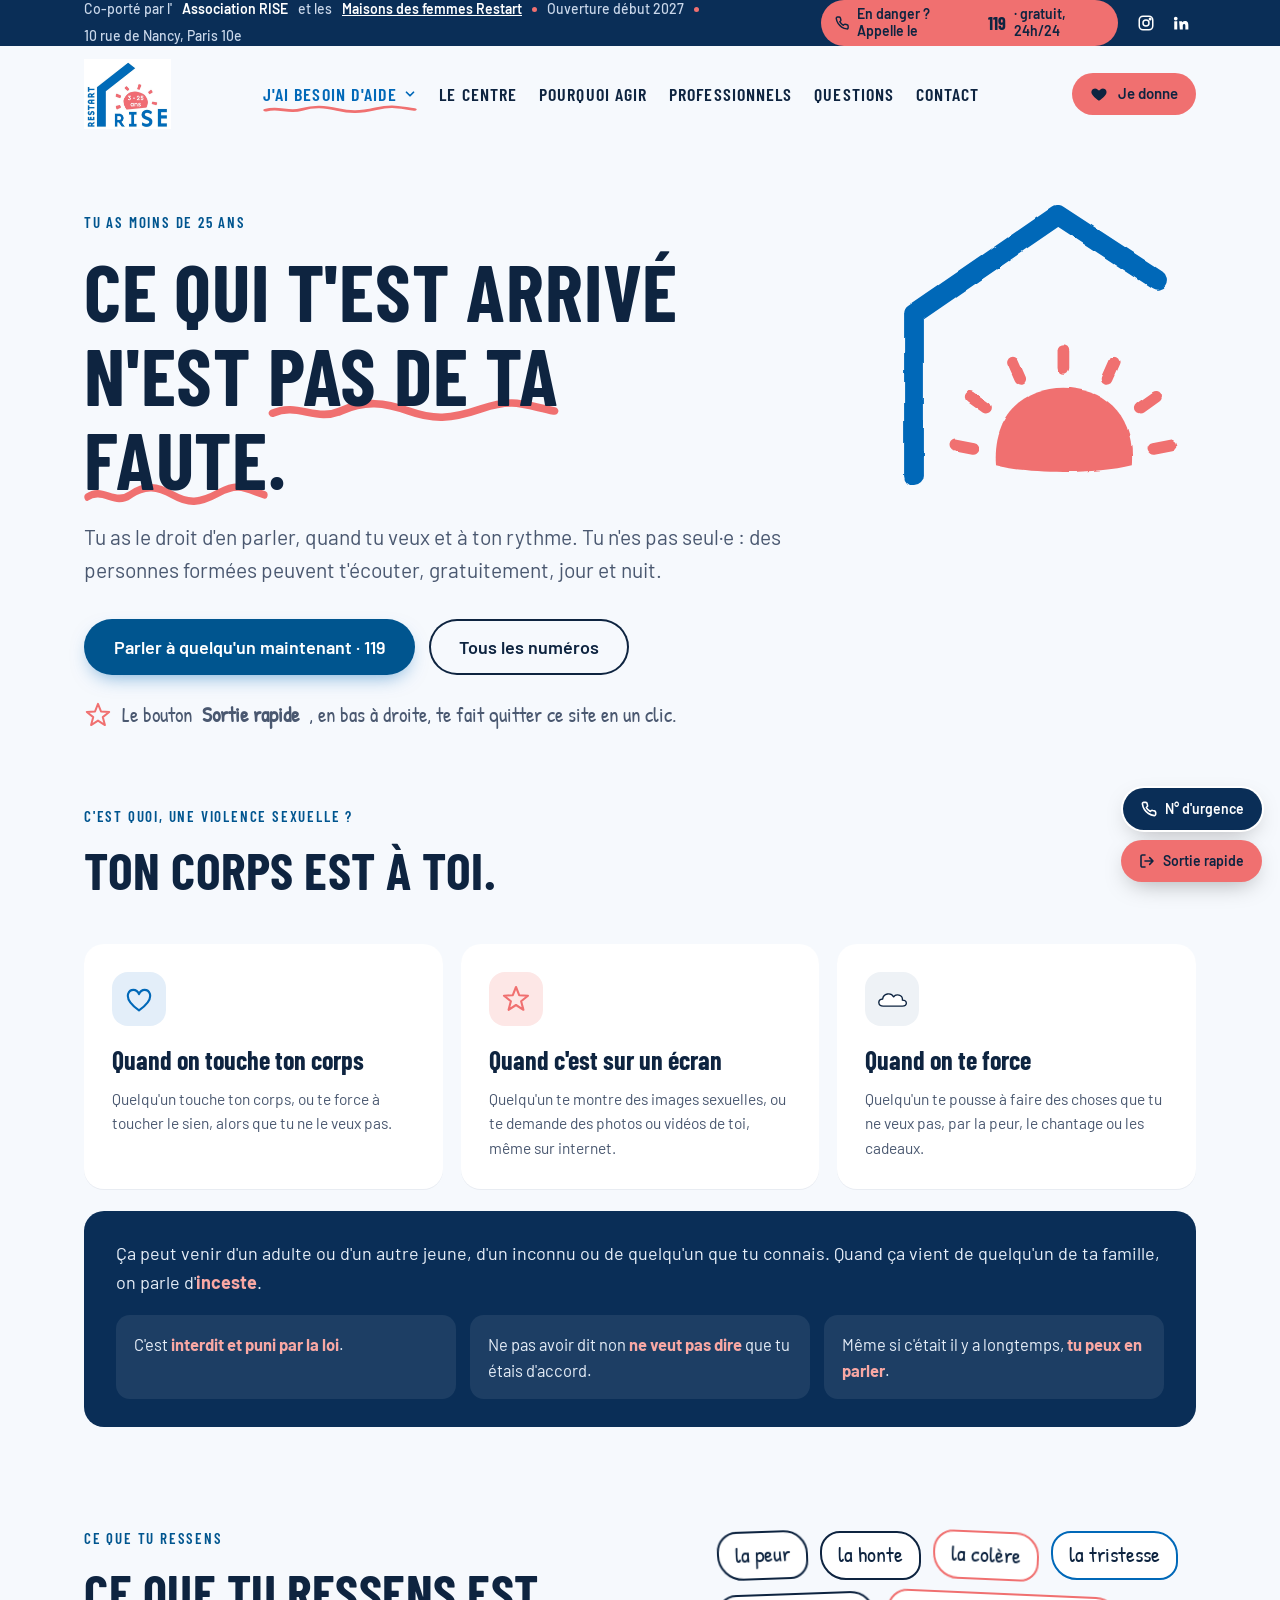
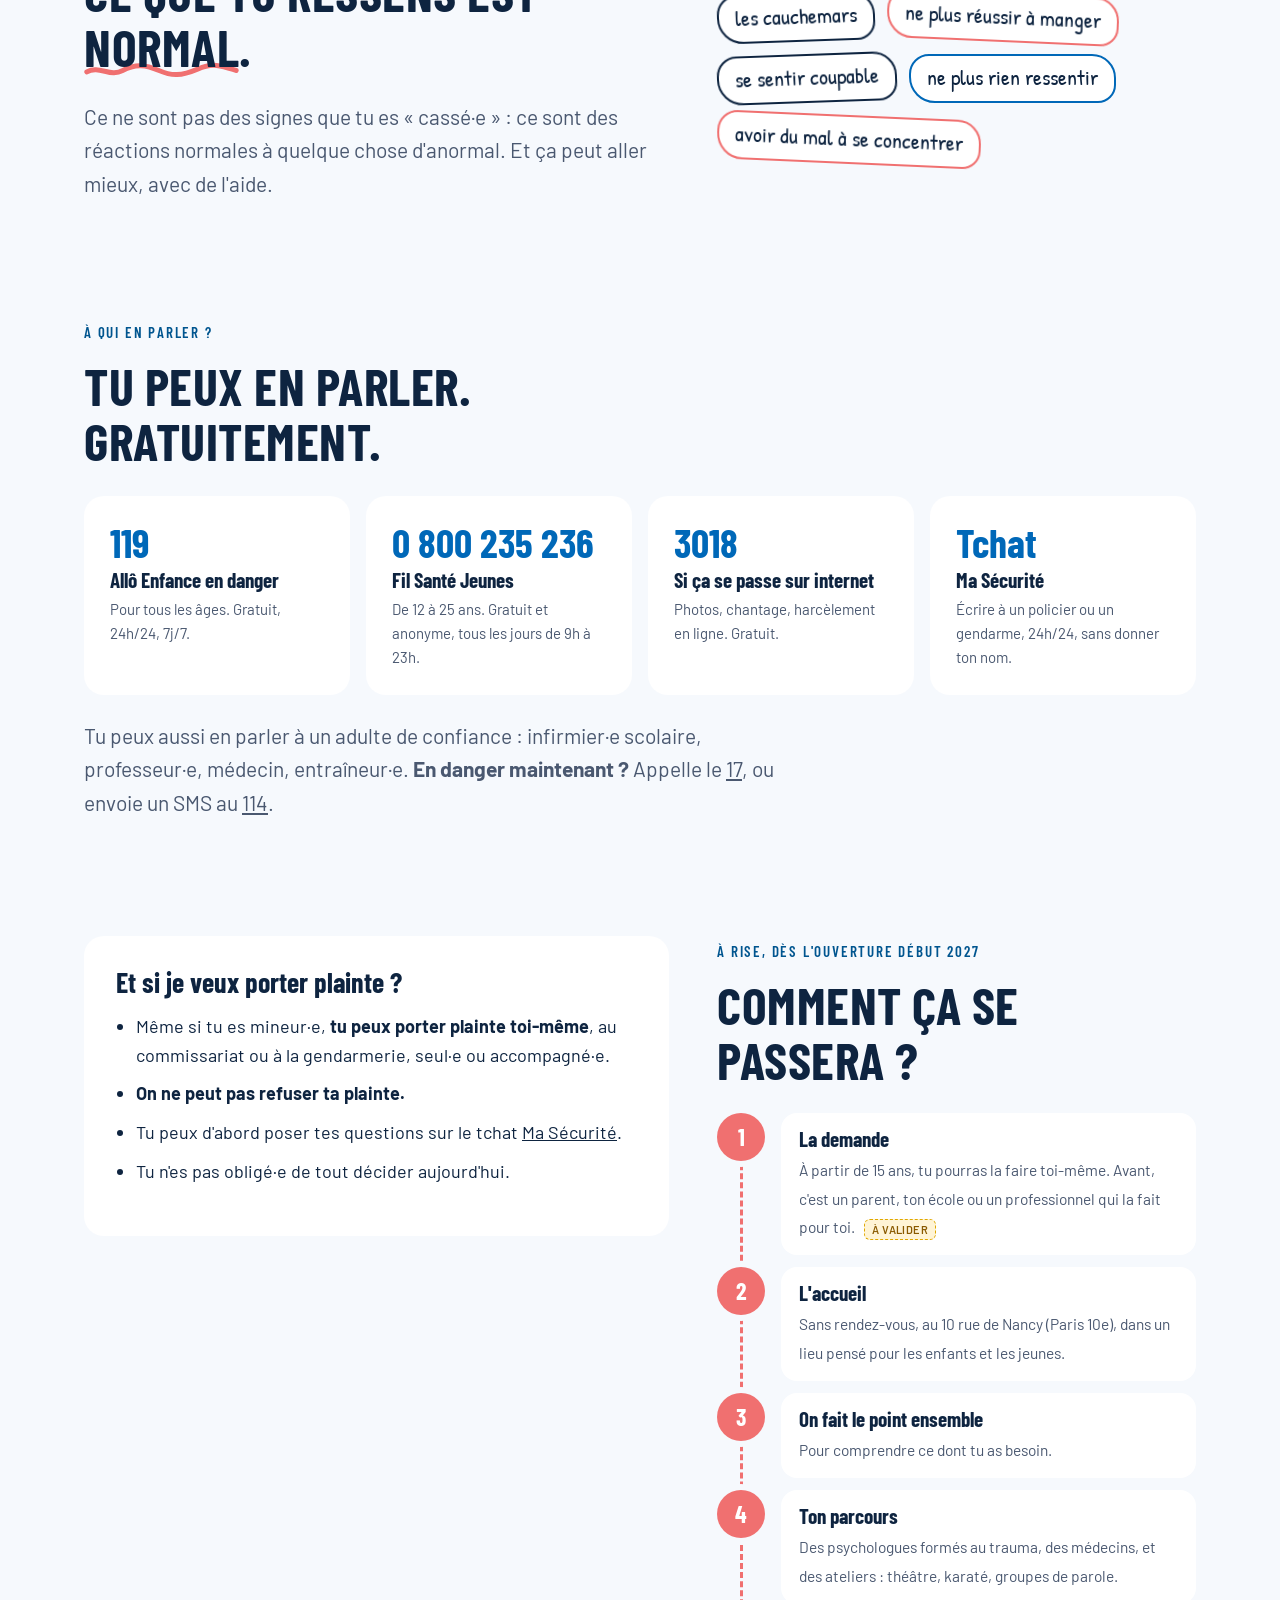
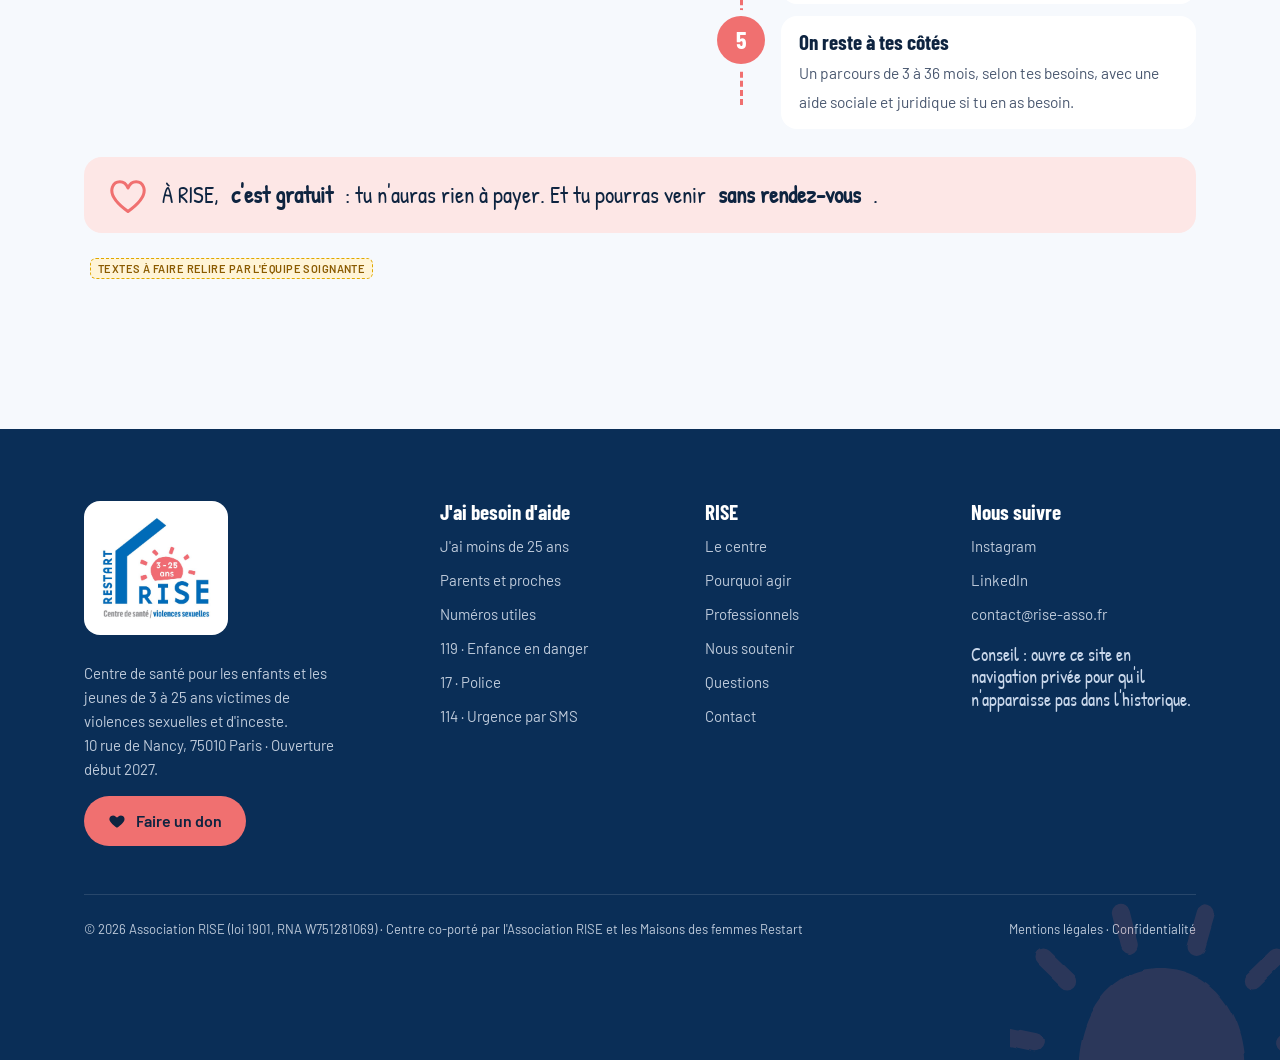
<file: jeunes.html>
<!doctype html>
<html lang="fr">
<head>
<meta charset="utf-8">
<meta name="robots" content="noindex, nofollow">
<meta name="viewport" content="width=device-width, initial-scale=1">
<title>J'ai moins de 25 ans · RISE Paris</title>
<meta name="description" content="Tu as moins de 25 ans et tu as subi des violences sexuelles ? Ce n'est pas de ta faute. Ce que tu ressens, à qui en parler, comment porter plainte, et comment RISE peut t'aider.">
<link rel="preconnect" href="https://fonts.googleapis.com">
<link rel="preconnect" href="https://fonts.gstatic.com" crossorigin>
<link href="https://fonts.googleapis.com/css2?family=Barlow+Condensed:wght@500;600;700&family=Barlow:wght@400;500;600&family=Patrick+Hand&display=swap" rel="stylesheet">
<link rel="stylesheet" href="style.css?v=64814ea5">
</head>
<body>
<div class="progress" aria-hidden="true"></div>
<svg width="0" height="0" style="position:absolute" aria-hidden="true" focusable="false">
  <defs>
    <filter id="crayon" x="-15%" y="-15%" width="130%" height="130%"><feTurbulence type="fractalNoise" baseFrequency="0.035" numOctaves="2" seed="4" result="n"/><feDisplacementMap in="SourceGraphic" in2="n" scale="3.5" xChannelSelector="R" yChannelSelector="G"/></filter>
    <symbol id="d-sun" viewBox="0 0 200 160"><g filter="url(#crayon)"><path d="M46 150C42 100 70 72 100 72C132 72 160 100 156 150C124 158 78 158 46 150Z" fill="#F07070"/><g stroke="#F07070" stroke-width="12" stroke-linecap="round" fill="none"><path d="M15.9 122.1L-5.6 117.5"/><path d="M38.1 80.3L22.3 65.0"/><path d="M79.2 56.6L73.9 35.2"/><path d="M123.7 57.3L129.8 36.2"/><path d="M161.9 80.3L177.7 65.0"/><path d="M184.1 122.1L205.6 117.5"/></g></g></symbol>
    <symbol id="d-house" viewBox="0 0 220 200"><path filter="url(#crayon)" d="M30 190V82L122 16L192 64" fill="none" stroke="#0068B8" stroke-width="18" stroke-linecap="round" stroke-linejoin="round"/></symbol>
    <symbol id="d-heart" viewBox="0 0 100 92"><path filter="url(#crayon)" d="M50 84C22 64 8 46 14 28C20 12 42 10 50 30C58 10 80 12 86 28C92 46 78 64 50 84Z" fill="none" stroke="currentColor" stroke-width="7" stroke-linecap="round" stroke-linejoin="round"/></symbol>
    <symbol id="d-star" viewBox="0 0 100 100"><path filter="url(#crayon)" d="M50.0 10.0L60.6 37.4L89.9 39.0L67.1 57.6L74.7 86.0L50.0 70.0L25.3 86.0L32.9 57.6L10.1 39.0L39.4 37.4Z" fill="none" stroke="currentColor" stroke-width="7" stroke-linecap="round" stroke-linejoin="round"/></symbol>
    <symbol id="d-arrow" viewBox="0 0 120 70"><g filter="url(#crayon)" fill="none" stroke="currentColor" stroke-width="5" stroke-linecap="round" stroke-linejoin="round"><path d="M8 14C38 6 78 14 104 48"/><path d="M86 46L106 52L108 30"/></g></symbol>
    <symbol id="d-cloud" viewBox="0 0 124 72"><path filter="url(#crayon)" d="M30 62C10 62 8 38 28 36C30 16 58 10 68 28C76 16 102 20 100 40C118 40 120 62 100 62Z" fill="#fff" stroke="currentColor" stroke-width="5" stroke-linejoin="round"/></symbol>
    <symbol id="d-wave" viewBox="0 0 240 24" preserveAspectRatio="none"><path filter="url(#crayon)" d="M4 14C24 4 40 22 60 12S96 4 116 12S150 20 176 10S210 6 236 12" fill="none" stroke="currentColor" stroke-width="6" stroke-linecap="round"/></symbol>
  </defs>
</svg>

<div class="topbar">
  <div class="wrap topbar-in">
    <span class="tb-left">Co-porté par l'<b>Association RISE</b> et les <a href="https://www.lamaisondesfemmes.fr/" target="_blank" rel="noopener">Maisons des femmes Restart</a><i></i>Ouverture début 2027<i></i>10 rue de Nancy, Paris 10e</span>
    <span class="tb-right">
      <a class="tb-sos" href="tel:119"><svg width="16" height="16" viewBox="0 0 24 24" fill="none" stroke="currentColor" stroke-width="2.4" stroke-linecap="round" stroke-linejoin="round" aria-hidden="true"><path d="M22 16.9v3a2 2 0 0 1-2.2 2 19.8 19.8 0 0 1-8.6-3.1 19.5 19.5 0 0 1-6-6A19.8 19.8 0 0 1 2.1 4.2 2 2 0 0 1 4.1 2h3a2 2 0 0 1 2 1.7c.1.9.4 1.8.7 2.7a2 2 0 0 1-.5 2.1L8 9.8a16 16 0 0 0 6 6l1.3-1.3a2 2 0 0 1 2.1-.4c.9.3 1.8.6 2.7.7a2 2 0 0 1 1.7 2z"/></svg> En danger ? Appelle le <b>119</b> · gratuit, 24h/24</a>
      <a class="tb-ico" href="https://www.instagram.com/rise__paris/" target="_blank" rel="noopener" aria-label="Instagram de RISE"><svg width="18" height="18" viewBox="0 0 24 24" fill="none" stroke="currentColor" stroke-width="2" aria-hidden="true"><rect x="3" y="3" width="18" height="18" rx="5"/><circle cx="12" cy="12" r="4"/><circle cx="17.5" cy="6.5" r="1" fill="currentColor"/></svg></a>
      <a class="tb-ico" href="https://www.linkedin.com/company/rise-asso-paris/" target="_blank" rel="noopener" aria-label="LinkedIn de RISE"><svg width="18" height="18" viewBox="0 0 24 24" fill="currentColor" aria-hidden="true"><path d="M4.98 3.5a2.5 2.5 0 1 1 0 5 2.5 2.5 0 0 1 0-5zM3 9.5h4v11H3zM9.5 9.5h3.8v1.6h.1c.5-.9 1.8-1.9 3.7-1.9 4 0 4.7 2.6 4.7 6v5.3h-4v-4.7c0-1.1 0-2.6-1.6-2.6s-1.8 1.2-1.8 2.5v4.8h-4z"/></svg></a>
    </span>
  </div>
</div>

<header id="top">
  <div class="wrap bar">
    <a class="brand" href="index.html" aria-label="RISE, accueil">
      <img class="brand-logo" src="logo-rise-restart-sans-mention.png" alt="RISE Restart, 3-25 ans" width="692" height="560">
      <span class="brand-tag"><span class="g">Centre de santé /</span><span class="b">violences sexuelles</span></span>
    </a>
    <nav id="nav" aria-label="Navigation principale">
      <ul class="menu">
        <li class="has-sub current">
          <button class="menu-btn" type="button" aria-expanded="false" aria-controls="sub-aide">J'ai besoin d'aide <svg width="14" height="14" viewBox="0 0 24 24" fill="none" stroke="currentColor" stroke-width="3" stroke-linecap="round" stroke-linejoin="round" aria-hidden="true"><path d="M6 9l6 6 6-6"/></svg></button>
          <div class="sub" id="sub-aide">
            <a href="jeunes.html" aria-current="page"><strong>J'ai moins de 25 ans</strong><span>Ce n'est pas de ta faute. À qui en parler.</span></a>
            <a href="parents.html"><strong>Je suis parent ou proche</strong><span>Les signes, les bons réflexes, les démarches.</span></a>
            <a href="urgences.html"><strong>Numéros utiles</strong><span>Qui appeler, selon la situation.</span></a>
            <a class="sub-sos" href="tel:119"><svg width="16" height="16" viewBox="0 0 24 24" fill="none" stroke="currentColor" stroke-width="2.4" stroke-linecap="round" stroke-linejoin="round" aria-hidden="true"><path d="M22 16.9v3a2 2 0 0 1-2.2 2 19.8 19.8 0 0 1-8.6-3.1 19.5 19.5 0 0 1-6-6A19.8 19.8 0 0 1 2.1 4.2 2 2 0 0 1 4.1 2h3a2 2 0 0 1 2 1.7c.1.9.4 1.8.7 2.7a2 2 0 0 1-.5 2.1L8 9.8a16 16 0 0 0 6 6l1.3-1.3a2 2 0 0 1 2.1-.4c.9.3 1.8.6 2.7.7a2 2 0 0 1 1.7 2z"/></svg> <span><b>Danger ou doute ? Appelle le 119</b> Gratuit, anonyme, 24h/24</span></a>
          </div>
        </li>
        <li><a href="centre.html">Le centre</a></li>
        <li><a href="pourquoi.html">Pourquoi agir</a></li>
        <li><a href="professionnels.html">Professionnels</a></li>
        <li><a href="questions.html">Questions</a></li>
        <li><a href="contact.html">Contact</a></li>
      </ul>
      <div class="menu-extra">
        <a class="btn btn-primary btn-lg" href="tel:119"><svg width="16" height="16" viewBox="0 0 24 24" fill="none" stroke="currentColor" stroke-width="2.4" stroke-linecap="round" stroke-linejoin="round" aria-hidden="true"><path d="M22 16.9v3a2 2 0 0 1-2.2 2 19.8 19.8 0 0 1-8.6-3.1 19.5 19.5 0 0 1-6-6A19.8 19.8 0 0 1 2.1 4.2 2 2 0 0 1 4.1 2h3a2 2 0 0 1 2 1.7c.1.9.4 1.8.7 2.7a2 2 0 0 1-.5 2.1L8 9.8a16 16 0 0 0 6 6l1.3-1.3a2 2 0 0 1 2.1-.4c.9.3 1.8.6 2.7.7a2 2 0 0 1 1.7 2z"/></svg> Appeler le 119</a>
        <a class="btn btn-accent btn-lg" href="https://don.lamaisondesfemmes.fr/b/mon-don" target="_blank" rel="noopener"><svg width="18" height="18" viewBox="0 0 24 24" fill="currentColor" aria-hidden="true"><path d="M12 21s-7.5-4.6-9.6-9.3C.9 8.4 3 4.5 6.7 4.5c2.1 0 3.6 1.1 4.3 2.5h2c.7-1.4 2.2-2.5 4.3-2.5 3.7 0 5.8 3.9 4.3 7.2C19.5 16.4 12 21 12 21z"/></svg> Faire un don</a>
        <svg class="menu-sun" aria-hidden="true"><use href="#d-sun"/></svg>
      </div>
    </nav>
    <div class="bar-ctas">
      <a class="btn btn-accent" href="https://don.lamaisondesfemmes.fr/b/mon-don" target="_blank" rel="noopener"><svg width="18" height="18" viewBox="0 0 24 24" fill="currentColor" aria-hidden="true"><path d="M12 21s-7.5-4.6-9.6-9.3C.9 8.4 3 4.5 6.7 4.5c2.1 0 3.6 1.1 4.3 2.5h2c.7-1.4 2.2-2.5 4.3-2.5 3.7 0 5.8 3.9 4.3 7.2C19.5 16.4 12 21 12 21z"/></svg> Je donne</a>
      <button class="menu-toggle" aria-label="Ouvrir le menu" aria-expanded="false" aria-controls="nav">
        <span></span><span></span><span></span>
      </button>
    </div>
  </div>
</header>

<main>
<section class="page-hero">
    <div class="wrap">
      <span class="eyebrow">Tu as moins de 25 ans</span>
      <h1>Ce qui t'est arrivé n'est <span class="mark">pas de ta faute</span>.</h1>
      <p class="lead">Tu as le droit d'en parler, quand tu veux et à ton rythme. Tu n'es pas seul·e : des personnes formées peuvent t'écouter, gratuitement, jour et nuit.</p>
      <div class="hero-ctas">
        <a class="btn btn-primary btn-lg" href="tel:119">Parler à quelqu'un maintenant · 119</a>
        <a class="btn btn-ghost btn-lg" href="urgences.html">Tous les numéros</a>
      </div>
      <p class="kid-tip"><svg aria-hidden="true"><use href="#d-star"/></svg> Le bouton <b>Sortie rapide</b>, en bas à droite, te fait quitter ce site en un clic.</p>
    </div>
  </section>

  <section class="tight">
    <div class="wrap">
      <span class="eyebrow">C'est quoi, une violence sexuelle ?</span>
      <h2 class="section-title">Ton corps est à toi.</h2>
      <div class="pillars">
        <div class="pillar reveal"><div class="ico" style="background:var(--blue-soft)"><svg width="30" height="30" aria-hidden="true" style="color:#0068B8"><use href="#d-heart"/></svg></div><h3>Quand on touche ton corps</h3><p>Quelqu'un touche ton corps, ou te force à toucher le sien, alors que tu ne le veux pas.</p></div>
        <div class="pillar reveal"><div class="ico" style="background:var(--coral-soft)"><svg width="30" height="30" aria-hidden="true" style="color:#F07070"><use href="#d-star"/></svg></div><h3>Quand c'est sur un écran</h3><p>Quelqu'un te montre des images sexuelles, ou te demande des photos ou vidéos de toi, même sur internet.</p></div>
        <div class="pillar reveal"><div class="ico" style="background:var(--grey-soft)"><svg width="34" height="30" aria-hidden="true" style="color:#0E2440"><use href="#d-cloud"/></svg></div><h3>Quand on te force</h3><p>Quelqu'un te pousse à faire des choses que tu ne veux pas, par la peur, le chantage ou les cadeaux.</p></div>
      </div>
      <div class="truths reveal">
        <p>Ça peut venir d'un adulte ou d'un autre jeune, d'un inconnu ou de quelqu'un que tu connais. Quand ça vient de quelqu'un de ta famille, on parle d'<strong>inceste</strong>.</p>
        <ul>
          <li>C'est <strong>interdit et puni par la loi</strong>.</li>
          <li>Ne pas avoir dit non <strong>ne veut pas dire</strong> que tu étais d'accord.</li>
          <li>Même si c'était il y a longtemps, <strong>tu peux en parler</strong>.</li>
        </ul>
      </div>
    </div>
  </section>

  <section style="padding-top:0">
    <div class="wrap two-col">
      <div>
        <span class="eyebrow">Ce que tu ressens</span>
        <h2 class="section-title">Ce que tu ressens est <span class="mark">normal</span>.</h2>
        <p class="lead">Ce ne sont pas des signes que tu es « cassé·e » : ce sont des réactions normales à quelque chose d'anormal. Et ça peut aller mieux, avec de l'aide.</p>
      </div>
      <div class="feelings reveal">
        <span>la peur</span><span>la honte</span><span>la colère</span><span>la tristesse</span><span>les cauchemars</span><span>ne plus réussir à manger</span><span>se sentir coupable</span><span>ne plus rien ressentir</span><span>avoir du mal à se concentrer</span>
      </div>
    </div>
  </section>

  <section style="padding-top:0">
    <div class="wrap">
      <span class="eyebrow">À qui en parler ?</span>
      <h2 class="section-title">Tu peux en parler. Gratuitement.</h2>
      <div class="help-grid3">
        <a class="help-card reveal" href="tel:119"><b>119</b><strong>Allô Enfance en danger</strong><span>Pour tous les âges. Gratuit, 24h/24, 7j/7.</span></a>
        <a class="help-card reveal" href="tel:0800235236"><b>0 800 235 236</b><strong>Fil Santé Jeunes</strong><span>De 12 à 25 ans. Gratuit et anonyme, tous les jours de 9h à 23h.</span></a>
        <a class="help-card reveal" href="tel:3018"><b>3018</b><strong>Si ça se passe sur internet</strong><span>Photos, chantage, harcèlement en ligne. Gratuit.</span></a>
        <a class="help-card reveal" href="https://www.masecurite.interieur.gouv.fr/" target="_blank" rel="noopener"><b>Tchat</b><strong>Ma Sécurité</strong><span>Écrire à un policier ou un gendarme, 24h/24, sans donner ton nom.</span></a>
      </div>
      <p class="lead" style="margin-top:24px">Tu peux aussi en parler à un adulte de confiance : infirmier·e scolaire, professeur·e, médecin, entraîneur·e. <strong>En danger maintenant ?</strong> Appelle le <a href="tel:17">17</a>, ou envoie un SMS au <a href="sms:114">114</a>.</p>
    </div>
  </section>

  <section style="padding-top:0">
    <div class="wrap two-col">
      <div class="card reveal">
        <h3>Et si je veux porter plainte ?</h3>
        <ul>
          <li>Même si tu es mineur·e, <strong>tu peux porter plainte toi-même</strong>, au commissariat ou à la gendarmerie, seul·e ou accompagné·e.</li>
          <li><strong>On ne peut pas refuser ta plainte.</strong></li>
          <li>Tu peux d'abord poser tes questions sur le tchat <a href="https://www.masecurite.interieur.gouv.fr/" target="_blank" rel="noopener">Ma Sécurité</a>.</li>
          <li>Tu n'es pas obligé·e de tout décider aujourd'hui.</li>
        </ul>
      </div>
      <div>
        <span class="eyebrow">À RISE, dès l'ouverture début 2027</span>
        <h2 class="section-title">Comment ça se passera ?</h2>
        <ol class="path">
          <li class="reveal"><b>1</b><div><strong>La demande</strong><span>À partir de 15 ans, tu pourras la faire toi-même. Avant, c'est un parent, ton école ou un professionnel qui la fait pour toi. <span class="todo">À valider</span></span></div></li>
          <li class="reveal"><b>2</b><div><strong>L'accueil</strong><span>Sans rendez-vous, au 10 rue de Nancy (Paris 10e), dans un lieu pensé pour les enfants et les jeunes.</span></div></li>
          <li class="reveal"><b>3</b><div><strong>On fait le point ensemble</strong><span>Pour comprendre ce dont tu as besoin.</span></div></li>
          <li class="reveal"><b>4</b><div><strong>Ton parcours</strong><span>Des psychologues formés au trauma, des médecins, et des ateliers : théâtre, karaté, groupes de parole.</span></div></li>
          <li class="reveal"><b>5</b><div><strong>On reste à tes côtés</strong><span>Un parcours de 3 à 36 mois, selon tes besoins, avec une aide sociale et juridique si tu en as besoin.</span></div></li>
        </ol>
      </div>
    </div>
    <div class="wrap">
      <p class="free-note reveal"><svg aria-hidden="true"><use href="#d-heart"/></svg> À RISE, <b>c'est gratuit</b> : tu n'auras rien à payer. Et tu pourras venir <b>sans rendez-vous</b>.</p>
      <p class="review-note"><span class="todo">Textes à faire relire par l'équipe soignante</span></p>
    </div>
  </section>
</main>

<footer>
  <svg class="foot-sun" aria-hidden="true"><use href="#d-sun"/></svg>
  <div class="wrap">
    <div class="foot">
      <div>
        <span class="foot-logo"><img src="logo-rise-restart.png" alt="RISE, centre de santé Restart pour les 3-25 ans victimes de violences sexuelles" width="694" height="658"></span>
        <p style="max-width:32ch;font-size:15px">Centre de santé pour les enfants et les jeunes de 3 à 25 ans victimes de violences sexuelles et d'inceste.<br>10 rue de Nancy, 75010 Paris · Ouverture début 2027.</p>
        <a class="btn btn-accent" href="https://don.lamaisondesfemmes.fr/b/mon-don" target="_blank" rel="noopener"><svg width="18" height="18" viewBox="0 0 24 24" fill="currentColor" aria-hidden="true"><path d="M12 21s-7.5-4.6-9.6-9.3C.9 8.4 3 4.5 6.7 4.5c2.1 0 3.6 1.1 4.3 2.5h2c.7-1.4 2.2-2.5 4.3-2.5 3.7 0 5.8 3.9 4.3 7.2C19.5 16.4 12 21 12 21z"/></svg> Faire un don</a>
      </div>
      <div>
        <h4>J'ai besoin d'aide</h4>
        <ul><li><a href="jeunes.html">J'ai moins de 25 ans</a></li><li><a href="parents.html">Parents et proches</a></li><li><a href="urgences.html">Numéros utiles</a></li><li><a href="tel:119">119 · Enfance en danger</a></li><li><a href="tel:17">17 · Police</a></li><li><a href="sms:114">114 · Urgence par SMS</a></li></ul>
      </div>
      <div>
        <h4>RISE</h4>
        <ul><li><a href="centre.html">Le centre</a></li><li><a href="pourquoi.html">Pourquoi agir</a></li><li><a href="professionnels.html">Professionnels</a></li><li><a href="soutenir.html">Nous soutenir</a></li><li><a href="questions.html">Questions</a></li><li><a href="contact.html">Contact</a></li></ul>
      </div>
      <div>
        <h4>Nous suivre</h4>
        <ul><li><a href="https://www.instagram.com/rise__paris/" target="_blank" rel="noopener">Instagram</a></li><li><a href="https://www.linkedin.com/company/rise-asso-paris/" target="_blank" rel="noopener">LinkedIn</a></li><li><a href="mailto:contact@rise-asso.fr">contact@rise-asso.fr</a></li></ul>
        <p class="foot-tip">Conseil : ouvre ce site en navigation privée pour qu'il n'apparaisse pas dans l'historique.</p>
      </div>
    </div>
    <div class="foot-bottom"><span>© 2026 Association RISE (loi 1901, RNA W751281069) · Centre co-porté par l'Association RISE et les Maisons des femmes Restart</span><span><a href="#">Mentions légales</a> · <a href="#">Confidentialité</a></span></div>
  </div>
</footer>

<div class="sos-panel" id="sos-panel" role="dialog" aria-label="Numéros d'urgence">
  <h4>Numéros d'urgence</h4>
  <div class="phones">
    <a class="phone" href="tel:119"><b>119</b><span><strong>Enfance en danger</strong>Gratuit, 24h/24</span></a>
    <a class="phone" href="tel:17"><b>17</b><span><strong>Police secours</strong>Danger immédiat</span></a>
    <a class="phone" href="sms:114"><b>114</b><span><strong>Par SMS</strong>Si tu ne peux pas parler</span></a>
  </div>
  <a class="more-dark" href="urgences.html">Tous les numéros utiles →</a>
</div>
<div class="safety">
  <button class="sos" id="sos-btn" aria-expanded="false" aria-controls="sos-panel"><svg width="16" height="16" viewBox="0 0 24 24" fill="none" stroke="currentColor" stroke-width="2.4" stroke-linecap="round" stroke-linejoin="round" aria-hidden="true"><path d="M22 16.9v3a2 2 0 0 1-2.2 2 19.8 19.8 0 0 1-8.6-3.1 19.5 19.5 0 0 1-6-6A19.8 19.8 0 0 1 2.1 4.2 2 2 0 0 1 4.1 2h3a2 2 0 0 1 2 1.7c.1.9.4 1.8.7 2.7a2 2 0 0 1-.5 2.1L8 9.8a16 16 0 0 0 6 6l1.3-1.3a2 2 0 0 1 2.1-.4c.9.3 1.8.6 2.7.7a2 2 0 0 1 1.7 2z"/></svg> N° d'urgence</button>
  <button class="exit" id="exit-btn" title="Quitte immédiatement ce site">
    <svg width="16" height="16" viewBox="0 0 24 24" fill="none" stroke="currentColor" stroke-width="2.4" stroke-linecap="round" stroke-linejoin="round" aria-hidden="true"><path d="M9 21H5a2 2 0 0 1-2-2V5a2 2 0 0 1 2-2h4M16 17l5-5-5-5M21 12H9"/></svg>
    Sortie rapide
  </button>
</div>

<script src="site.js?v=0e5b252c"></script>
</body>
</html>
</file>
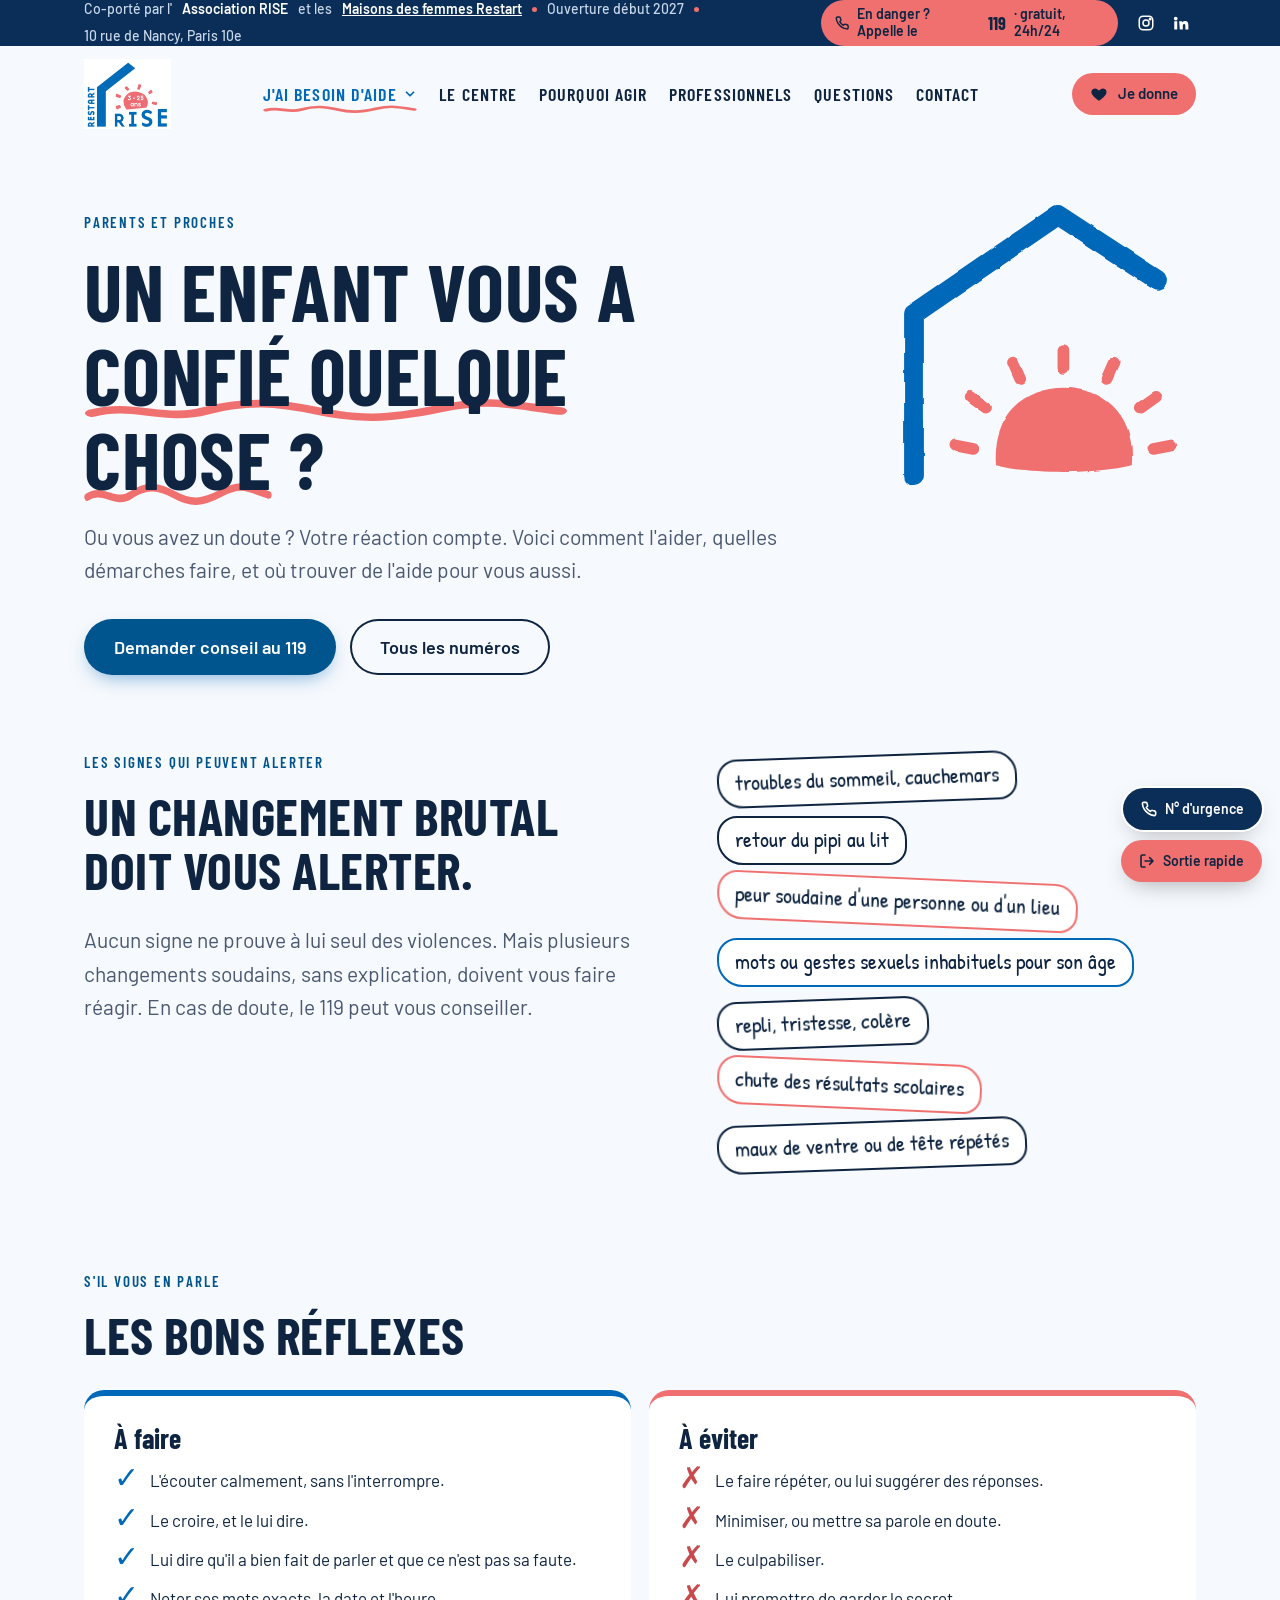
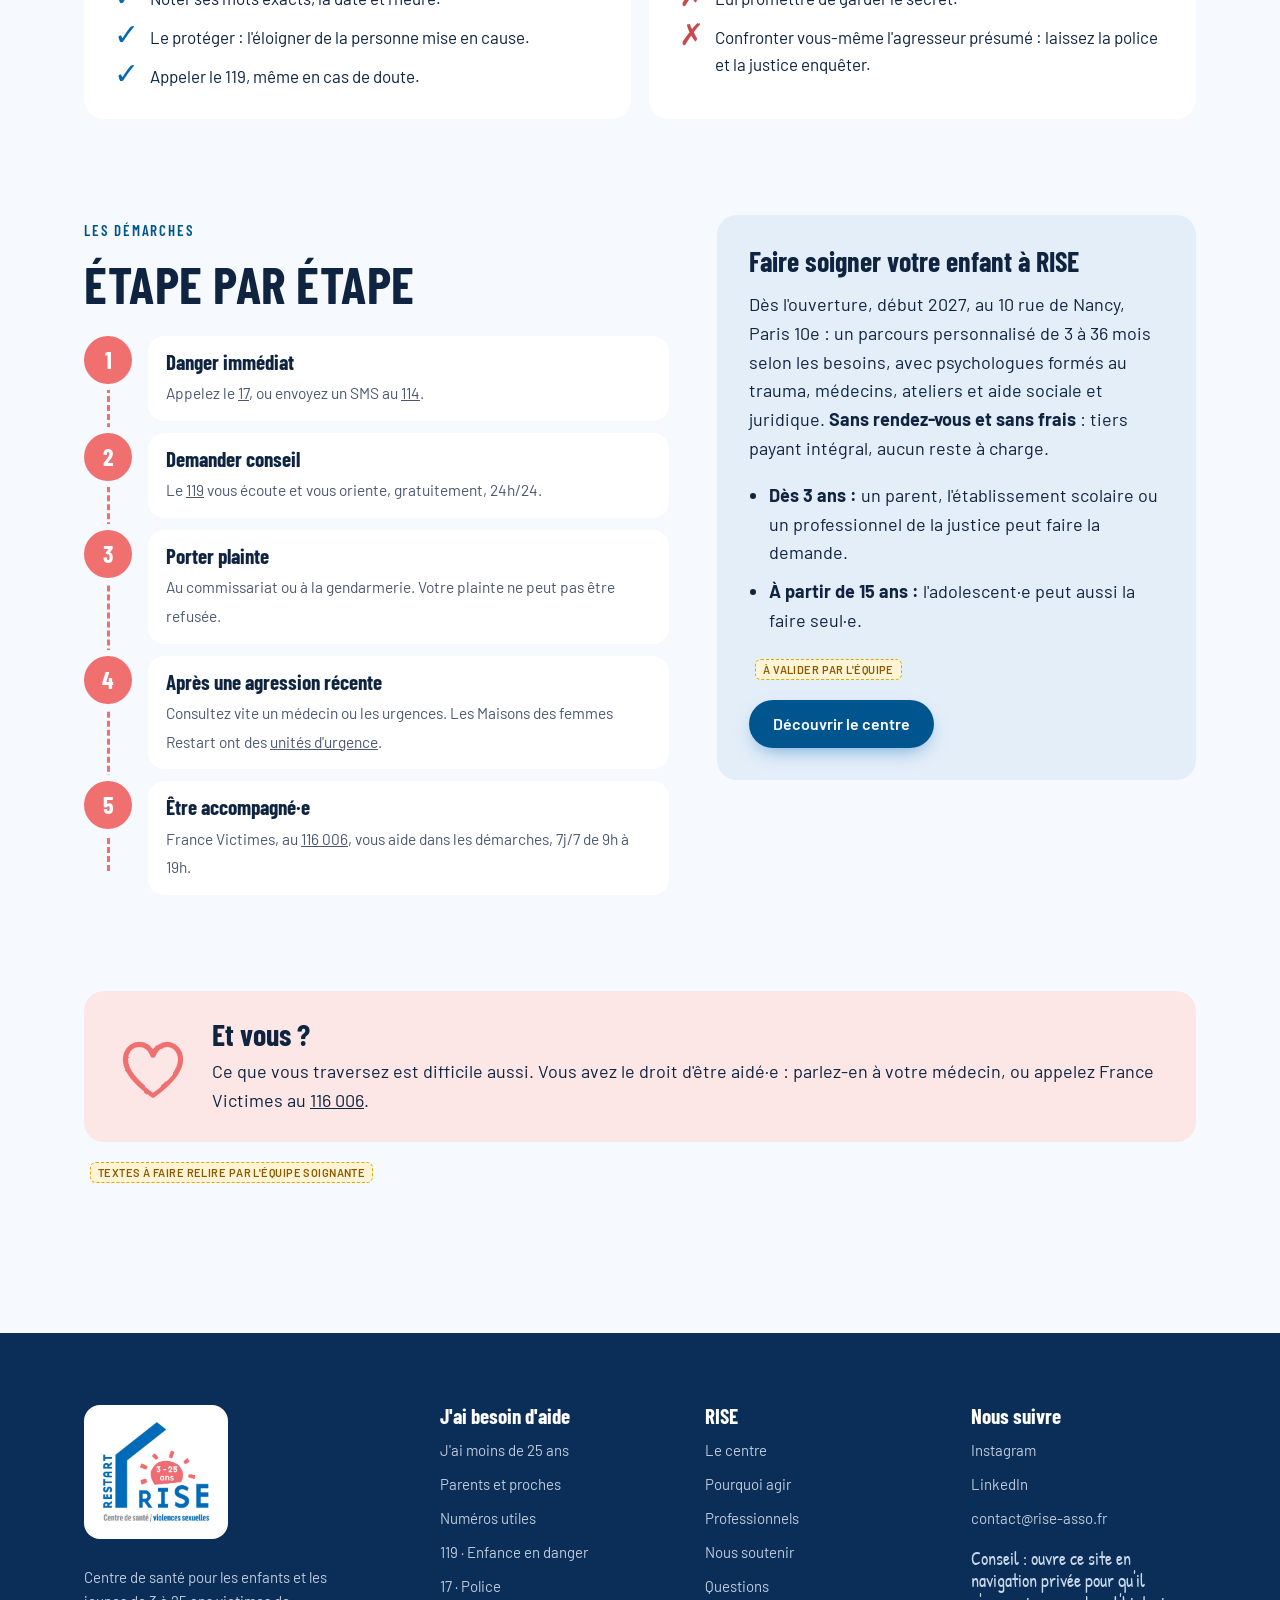
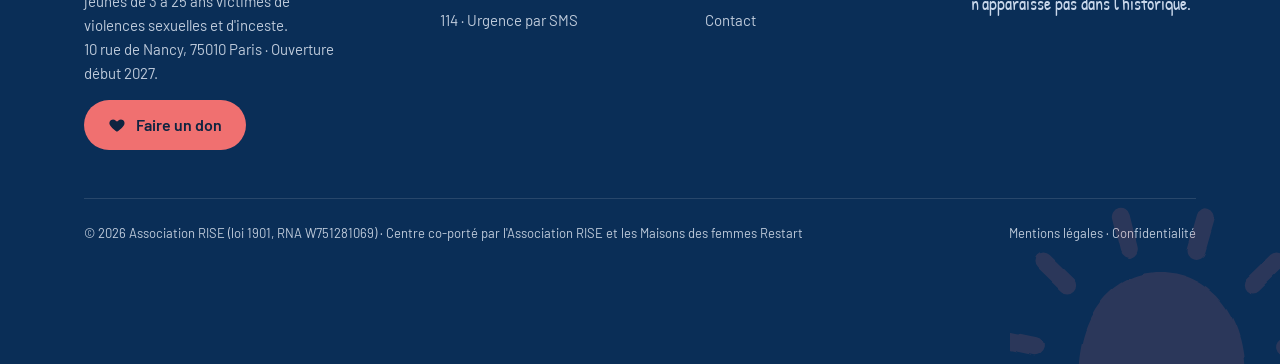
<file: parents.html>
<!doctype html>
<html lang="fr">
<head>
<meta charset="utf-8">
<meta name="robots" content="noindex, nofollow">
<meta name="viewport" content="width=device-width, initial-scale=1">
<title>Parents et proches · RISE Paris</title>
<meta name="description" content="Un enfant vous a confié avoir subi des violences sexuelles, ou vous avez un doute ? Les signes qui peuvent alerter, les bons réflexes, les démarches et l'accompagnement de RISE.">
<link rel="preconnect" href="https://fonts.googleapis.com">
<link rel="preconnect" href="https://fonts.gstatic.com" crossorigin>
<link href="https://fonts.googleapis.com/css2?family=Barlow+Condensed:wght@500;600;700&family=Barlow:wght@400;500;600&family=Patrick+Hand&display=swap" rel="stylesheet">
<link rel="stylesheet" href="style.css?v=64814ea5">
</head>
<body>
<div class="progress" aria-hidden="true"></div>
<svg width="0" height="0" style="position:absolute" aria-hidden="true" focusable="false">
  <defs>
    <filter id="crayon" x="-15%" y="-15%" width="130%" height="130%"><feTurbulence type="fractalNoise" baseFrequency="0.035" numOctaves="2" seed="4" result="n"/><feDisplacementMap in="SourceGraphic" in2="n" scale="3.5" xChannelSelector="R" yChannelSelector="G"/></filter>
    <symbol id="d-sun" viewBox="0 0 200 160"><g filter="url(#crayon)"><path d="M46 150C42 100 70 72 100 72C132 72 160 100 156 150C124 158 78 158 46 150Z" fill="#F07070"/><g stroke="#F07070" stroke-width="12" stroke-linecap="round" fill="none"><path d="M15.9 122.1L-5.6 117.5"/><path d="M38.1 80.3L22.3 65.0"/><path d="M79.2 56.6L73.9 35.2"/><path d="M123.7 57.3L129.8 36.2"/><path d="M161.9 80.3L177.7 65.0"/><path d="M184.1 122.1L205.6 117.5"/></g></g></symbol>
    <symbol id="d-house" viewBox="0 0 220 200"><path filter="url(#crayon)" d="M30 190V82L122 16L192 64" fill="none" stroke="#0068B8" stroke-width="18" stroke-linecap="round" stroke-linejoin="round"/></symbol>
    <symbol id="d-heart" viewBox="0 0 100 92"><path filter="url(#crayon)" d="M50 84C22 64 8 46 14 28C20 12 42 10 50 30C58 10 80 12 86 28C92 46 78 64 50 84Z" fill="none" stroke="currentColor" stroke-width="7" stroke-linecap="round" stroke-linejoin="round"/></symbol>
    <symbol id="d-star" viewBox="0 0 100 100"><path filter="url(#crayon)" d="M50.0 10.0L60.6 37.4L89.9 39.0L67.1 57.6L74.7 86.0L50.0 70.0L25.3 86.0L32.9 57.6L10.1 39.0L39.4 37.4Z" fill="none" stroke="currentColor" stroke-width="7" stroke-linecap="round" stroke-linejoin="round"/></symbol>
    <symbol id="d-arrow" viewBox="0 0 120 70"><g filter="url(#crayon)" fill="none" stroke="currentColor" stroke-width="5" stroke-linecap="round" stroke-linejoin="round"><path d="M8 14C38 6 78 14 104 48"/><path d="M86 46L106 52L108 30"/></g></symbol>
    <symbol id="d-cloud" viewBox="0 0 124 72"><path filter="url(#crayon)" d="M30 62C10 62 8 38 28 36C30 16 58 10 68 28C76 16 102 20 100 40C118 40 120 62 100 62Z" fill="#fff" stroke="currentColor" stroke-width="5" stroke-linejoin="round"/></symbol>
    <symbol id="d-wave" viewBox="0 0 240 24" preserveAspectRatio="none"><path filter="url(#crayon)" d="M4 14C24 4 40 22 60 12S96 4 116 12S150 20 176 10S210 6 236 12" fill="none" stroke="currentColor" stroke-width="6" stroke-linecap="round"/></symbol>
  </defs>
</svg>

<div class="topbar">
  <div class="wrap topbar-in">
    <span class="tb-left">Co-porté par l'<b>Association RISE</b> et les <a href="https://www.lamaisondesfemmes.fr/" target="_blank" rel="noopener">Maisons des femmes Restart</a><i></i>Ouverture début 2027<i></i>10 rue de Nancy, Paris 10e</span>
    <span class="tb-right">
      <a class="tb-sos" href="tel:119"><svg width="16" height="16" viewBox="0 0 24 24" fill="none" stroke="currentColor" stroke-width="2.4" stroke-linecap="round" stroke-linejoin="round" aria-hidden="true"><path d="M22 16.9v3a2 2 0 0 1-2.2 2 19.8 19.8 0 0 1-8.6-3.1 19.5 19.5 0 0 1-6-6A19.8 19.8 0 0 1 2.1 4.2 2 2 0 0 1 4.1 2h3a2 2 0 0 1 2 1.7c.1.9.4 1.8.7 2.7a2 2 0 0 1-.5 2.1L8 9.8a16 16 0 0 0 6 6l1.3-1.3a2 2 0 0 1 2.1-.4c.9.3 1.8.6 2.7.7a2 2 0 0 1 1.7 2z"/></svg> En danger ? Appelle le <b>119</b> · gratuit, 24h/24</a>
      <a class="tb-ico" href="https://www.instagram.com/rise__paris/" target="_blank" rel="noopener" aria-label="Instagram de RISE"><svg width="18" height="18" viewBox="0 0 24 24" fill="none" stroke="currentColor" stroke-width="2" aria-hidden="true"><rect x="3" y="3" width="18" height="18" rx="5"/><circle cx="12" cy="12" r="4"/><circle cx="17.5" cy="6.5" r="1" fill="currentColor"/></svg></a>
      <a class="tb-ico" href="https://www.linkedin.com/company/rise-asso-paris/" target="_blank" rel="noopener" aria-label="LinkedIn de RISE"><svg width="18" height="18" viewBox="0 0 24 24" fill="currentColor" aria-hidden="true"><path d="M4.98 3.5a2.5 2.5 0 1 1 0 5 2.5 2.5 0 0 1 0-5zM3 9.5h4v11H3zM9.5 9.5h3.8v1.6h.1c.5-.9 1.8-1.9 3.7-1.9 4 0 4.7 2.6 4.7 6v5.3h-4v-4.7c0-1.1 0-2.6-1.6-2.6s-1.8 1.2-1.8 2.5v4.8h-4z"/></svg></a>
    </span>
  </div>
</div>

<header id="top">
  <div class="wrap bar">
    <a class="brand" href="index.html" aria-label="RISE, accueil">
      <img class="brand-logo" src="logo-rise-restart-sans-mention.png" alt="RISE Restart, 3-25 ans" width="692" height="560">
      <span class="brand-tag"><span class="g">Centre de santé /</span><span class="b">violences sexuelles</span></span>
    </a>
    <nav id="nav" aria-label="Navigation principale">
      <ul class="menu">
        <li class="has-sub current">
          <button class="menu-btn" type="button" aria-expanded="false" aria-controls="sub-aide">J'ai besoin d'aide <svg width="14" height="14" viewBox="0 0 24 24" fill="none" stroke="currentColor" stroke-width="3" stroke-linecap="round" stroke-linejoin="round" aria-hidden="true"><path d="M6 9l6 6 6-6"/></svg></button>
          <div class="sub" id="sub-aide">
            <a href="jeunes.html"><strong>J'ai moins de 25 ans</strong><span>Ce n'est pas de ta faute. À qui en parler.</span></a>
            <a href="parents.html" aria-current="page"><strong>Je suis parent ou proche</strong><span>Les signes, les bons réflexes, les démarches.</span></a>
            <a href="urgences.html"><strong>Numéros utiles</strong><span>Qui appeler, selon la situation.</span></a>
            <a class="sub-sos" href="tel:119"><svg width="16" height="16" viewBox="0 0 24 24" fill="none" stroke="currentColor" stroke-width="2.4" stroke-linecap="round" stroke-linejoin="round" aria-hidden="true"><path d="M22 16.9v3a2 2 0 0 1-2.2 2 19.8 19.8 0 0 1-8.6-3.1 19.5 19.5 0 0 1-6-6A19.8 19.8 0 0 1 2.1 4.2 2 2 0 0 1 4.1 2h3a2 2 0 0 1 2 1.7c.1.9.4 1.8.7 2.7a2 2 0 0 1-.5 2.1L8 9.8a16 16 0 0 0 6 6l1.3-1.3a2 2 0 0 1 2.1-.4c.9.3 1.8.6 2.7.7a2 2 0 0 1 1.7 2z"/></svg> <span><b>Danger ou doute ? Appelle le 119</b> Gratuit, anonyme, 24h/24</span></a>
          </div>
        </li>
        <li><a href="centre.html">Le centre</a></li>
        <li><a href="pourquoi.html">Pourquoi agir</a></li>
        <li><a href="professionnels.html">Professionnels</a></li>
        <li><a href="questions.html">Questions</a></li>
        <li><a href="contact.html">Contact</a></li>
      </ul>
      <div class="menu-extra">
        <a class="btn btn-primary btn-lg" href="tel:119"><svg width="16" height="16" viewBox="0 0 24 24" fill="none" stroke="currentColor" stroke-width="2.4" stroke-linecap="round" stroke-linejoin="round" aria-hidden="true"><path d="M22 16.9v3a2 2 0 0 1-2.2 2 19.8 19.8 0 0 1-8.6-3.1 19.5 19.5 0 0 1-6-6A19.8 19.8 0 0 1 2.1 4.2 2 2 0 0 1 4.1 2h3a2 2 0 0 1 2 1.7c.1.9.4 1.8.7 2.7a2 2 0 0 1-.5 2.1L8 9.8a16 16 0 0 0 6 6l1.3-1.3a2 2 0 0 1 2.1-.4c.9.3 1.8.6 2.7.7a2 2 0 0 1 1.7 2z"/></svg> Appeler le 119</a>
        <a class="btn btn-accent btn-lg" href="https://don.lamaisondesfemmes.fr/b/mon-don" target="_blank" rel="noopener"><svg width="18" height="18" viewBox="0 0 24 24" fill="currentColor" aria-hidden="true"><path d="M12 21s-7.5-4.6-9.6-9.3C.9 8.4 3 4.5 6.7 4.5c2.1 0 3.6 1.1 4.3 2.5h2c.7-1.4 2.2-2.5 4.3-2.5 3.7 0 5.8 3.9 4.3 7.2C19.5 16.4 12 21 12 21z"/></svg> Faire un don</a>
        <svg class="menu-sun" aria-hidden="true"><use href="#d-sun"/></svg>
      </div>
    </nav>
    <div class="bar-ctas">
      <a class="btn btn-accent" href="https://don.lamaisondesfemmes.fr/b/mon-don" target="_blank" rel="noopener"><svg width="18" height="18" viewBox="0 0 24 24" fill="currentColor" aria-hidden="true"><path d="M12 21s-7.5-4.6-9.6-9.3C.9 8.4 3 4.5 6.7 4.5c2.1 0 3.6 1.1 4.3 2.5h2c.7-1.4 2.2-2.5 4.3-2.5 3.7 0 5.8 3.9 4.3 7.2C19.5 16.4 12 21 12 21z"/></svg> Je donne</a>
      <button class="menu-toggle" aria-label="Ouvrir le menu" aria-expanded="false" aria-controls="nav">
        <span></span><span></span><span></span>
      </button>
    </div>
  </div>
</header>

<main>
<section class="page-hero">
    <div class="wrap">
      <span class="eyebrow">Parents et proches</span>
      <h1>Un enfant vous a <span class="mark">confié quelque chose</span> ?</h1>
      <p class="lead">Ou vous avez un doute ? Votre réaction compte. Voici comment l'aider, quelles démarches faire, et où trouver de l'aide pour vous aussi.</p>
      <div class="hero-ctas">
        <a class="btn btn-primary btn-lg" href="tel:119">Demander conseil au 119</a>
        <a class="btn btn-ghost btn-lg" href="urgences.html">Tous les numéros</a>
      </div>
    </div>
  </section>

  <section class="tight">
    <div class="wrap two-col">
      <div>
        <span class="eyebrow">Les signes qui peuvent alerter</span>
        <h2 class="section-title">Un changement brutal doit vous alerter.</h2>
        <p class="lead">Aucun signe ne prouve à lui seul des violences. Mais plusieurs changements soudains, sans explication, doivent vous faire réagir. En cas de doute, le 119 peut vous conseiller.</p>
      </div>
      <div class="feelings reveal">
        <span>troubles du sommeil, cauchemars</span><span>retour du pipi au lit</span><span>peur soudaine d'une personne ou d'un lieu</span><span>mots ou gestes sexuels inhabituels pour son âge</span><span>repli, tristesse, colère</span><span>chute des résultats scolaires</span><span>maux de ventre ou de tête répétés</span>
      </div>
    </div>
  </section>

  <section style="padding-top:0">
    <div class="wrap">
      <span class="eyebrow">S'il vous en parle</span>
      <h2 class="section-title">Les bons réflexes</h2>
      <div class="dodont">
        <div class="do reveal">
          <h3>À faire</h3>
          <ul>
            <li>L'écouter calmement, sans l'interrompre.</li>
            <li>Le croire, et le lui dire.</li>
            <li>Lui dire qu'il a bien fait de parler et que ce n'est pas sa faute.</li>
            <li>Noter ses mots exacts, la date et l'heure.</li>
            <li>Le protéger : l'éloigner de la personne mise en cause.</li>
            <li>Appeler le 119, même en cas de doute.</li>
          </ul>
        </div>
        <div class="dont reveal">
          <h3>À éviter</h3>
          <ul>
            <li>Le faire répéter, ou lui suggérer des réponses.</li>
            <li>Minimiser, ou mettre sa parole en doute.</li>
            <li>Le culpabiliser.</li>
            <li>Lui promettre de garder le secret.</li>
            <li>Confronter vous-même l'agresseur présumé : laissez la police et la justice enquêter.</li>
          </ul>
        </div>
      </div>
    </div>
  </section>

  <section style="padding-top:0">
    <div class="wrap two-col">
      <div>
        <span class="eyebrow">Les démarches</span>
        <h2 class="section-title">Étape par étape</h2>
        <ol class="path">
          <li class="reveal"><b>1</b><div><strong>Danger immédiat</strong><span>Appelez le <a href="tel:17">17</a>, ou envoyez un SMS au <a href="sms:114">114</a>.</span></div></li>
          <li class="reveal"><b>2</b><div><strong>Demander conseil</strong><span>Le <a href="tel:119">119</a> vous écoute et vous oriente, gratuitement, 24h/24.</span></div></li>
          <li class="reveal"><b>3</b><div><strong>Porter plainte</strong><span>Au commissariat ou à la gendarmerie. Votre plainte ne peut pas être refusée.</span></div></li>
          <li class="reveal"><b>4</b><div><strong>Après une agression récente</strong><span>Consultez vite un médecin ou les urgences. Les Maisons des femmes Restart ont des <a href="https://www.lamaisondesfemmes.fr/besoin-d-aide/en-cas-durgence/" target="_blank" rel="noopener">unités d'urgence</a>.</span></div></li>
          <li class="reveal"><b>5</b><div><strong>Être accompagné·e</strong><span>France Victimes, au <a href="tel:116006">116 006</a>, vous aide dans les démarches, 7j/7 de 9h à 19h.</span></div></li>
        </ol>
      </div>
      <div class="card reveal" style="background:var(--blue-soft)">
        <h3>Faire soigner votre enfant à RISE</h3>
        <p>Dès l'ouverture, début 2027, au 10 rue de Nancy, Paris 10e : un parcours personnalisé de 3 à 36 mois selon les besoins, avec psychologues formés au trauma, médecins, ateliers et aide sociale et juridique. <strong>Sans rendez-vous et sans frais</strong> : tiers payant intégral, aucun reste à charge.</p>
        <ul>
          <li><strong>Dès 3 ans :</strong> un parent, l'établissement scolaire ou un professionnel de la justice peut faire la demande.</li>
          <li><strong>À partir de 15 ans :</strong> l'adolescent·e peut aussi la faire seul·e.</li>
        </ul>
        <p><span class="todo">À valider par l'équipe</span></p>
        <a class="btn btn-primary" href="centre.html">Découvrir le centre</a>
      </div>
    </div>
  </section>

  <section style="padding-top:0">
    <div class="wrap">
      <div class="you reveal">
        <svg class="you-heart" aria-hidden="true"><use href="#d-heart"/></svg>
        <div>
          <h3>Et vous ?</h3>
          <p>Ce que vous traversez est difficile aussi. Vous avez le droit d'être aidé·e : parlez-en à votre médecin, ou appelez France Victimes au <a href="tel:116006">116 006</a>.</p>
        </div>
      </div>
      <p class="review-note"><span class="todo">Textes à faire relire par l'équipe soignante</span></p>
    </div>
  </section>
</main>

<footer>
  <svg class="foot-sun" aria-hidden="true"><use href="#d-sun"/></svg>
  <div class="wrap">
    <div class="foot">
      <div>
        <span class="foot-logo"><img src="logo-rise-restart.png" alt="RISE, centre de santé Restart pour les 3-25 ans victimes de violences sexuelles" width="694" height="658"></span>
        <p style="max-width:32ch;font-size:15px">Centre de santé pour les enfants et les jeunes de 3 à 25 ans victimes de violences sexuelles et d'inceste.<br>10 rue de Nancy, 75010 Paris · Ouverture début 2027.</p>
        <a class="btn btn-accent" href="https://don.lamaisondesfemmes.fr/b/mon-don" target="_blank" rel="noopener"><svg width="18" height="18" viewBox="0 0 24 24" fill="currentColor" aria-hidden="true"><path d="M12 21s-7.5-4.6-9.6-9.3C.9 8.4 3 4.5 6.7 4.5c2.1 0 3.6 1.1 4.3 2.5h2c.7-1.4 2.2-2.5 4.3-2.5 3.7 0 5.8 3.9 4.3 7.2C19.5 16.4 12 21 12 21z"/></svg> Faire un don</a>
      </div>
      <div>
        <h4>J'ai besoin d'aide</h4>
        <ul><li><a href="jeunes.html">J'ai moins de 25 ans</a></li><li><a href="parents.html">Parents et proches</a></li><li><a href="urgences.html">Numéros utiles</a></li><li><a href="tel:119">119 · Enfance en danger</a></li><li><a href="tel:17">17 · Police</a></li><li><a href="sms:114">114 · Urgence par SMS</a></li></ul>
      </div>
      <div>
        <h4>RISE</h4>
        <ul><li><a href="centre.html">Le centre</a></li><li><a href="pourquoi.html">Pourquoi agir</a></li><li><a href="professionnels.html">Professionnels</a></li><li><a href="soutenir.html">Nous soutenir</a></li><li><a href="questions.html">Questions</a></li><li><a href="contact.html">Contact</a></li></ul>
      </div>
      <div>
        <h4>Nous suivre</h4>
        <ul><li><a href="https://www.instagram.com/rise__paris/" target="_blank" rel="noopener">Instagram</a></li><li><a href="https://www.linkedin.com/company/rise-asso-paris/" target="_blank" rel="noopener">LinkedIn</a></li><li><a href="mailto:contact@rise-asso.fr">contact@rise-asso.fr</a></li></ul>
        <p class="foot-tip">Conseil : ouvre ce site en navigation privée pour qu'il n'apparaisse pas dans l'historique.</p>
      </div>
    </div>
    <div class="foot-bottom"><span>© 2026 Association RISE (loi 1901, RNA W751281069) · Centre co-porté par l'Association RISE et les Maisons des femmes Restart</span><span><a href="#">Mentions légales</a> · <a href="#">Confidentialité</a></span></div>
  </div>
</footer>

<div class="sos-panel" id="sos-panel" role="dialog" aria-label="Numéros d'urgence">
  <h4>Numéros d'urgence</h4>
  <div class="phones">
    <a class="phone" href="tel:119"><b>119</b><span><strong>Enfance en danger</strong>Gratuit, 24h/24</span></a>
    <a class="phone" href="tel:17"><b>17</b><span><strong>Police secours</strong>Danger immédiat</span></a>
    <a class="phone" href="sms:114"><b>114</b><span><strong>Par SMS</strong>Si tu ne peux pas parler</span></a>
  </div>
  <a class="more-dark" href="urgences.html">Tous les numéros utiles →</a>
</div>
<div class="safety">
  <button class="sos" id="sos-btn" aria-expanded="false" aria-controls="sos-panel"><svg width="16" height="16" viewBox="0 0 24 24" fill="none" stroke="currentColor" stroke-width="2.4" stroke-linecap="round" stroke-linejoin="round" aria-hidden="true"><path d="M22 16.9v3a2 2 0 0 1-2.2 2 19.8 19.8 0 0 1-8.6-3.1 19.5 19.5 0 0 1-6-6A19.8 19.8 0 0 1 2.1 4.2 2 2 0 0 1 4.1 2h3a2 2 0 0 1 2 1.7c.1.9.4 1.8.7 2.7a2 2 0 0 1-.5 2.1L8 9.8a16 16 0 0 0 6 6l1.3-1.3a2 2 0 0 1 2.1-.4c.9.3 1.8.6 2.7.7a2 2 0 0 1 1.7 2z"/></svg> N° d'urgence</button>
  <button class="exit" id="exit-btn" title="Quitte immédiatement ce site">
    <svg width="16" height="16" viewBox="0 0 24 24" fill="none" stroke="currentColor" stroke-width="2.4" stroke-linecap="round" stroke-linejoin="round" aria-hidden="true"><path d="M9 21H5a2 2 0 0 1-2-2V5a2 2 0 0 1 2-2h4M16 17l5-5-5-5M21 12H9"/></svg>
    Sortie rapide
  </button>
</div>

<script src="site.js?v=0e5b252c"></script>
</body>
</html>
</file>
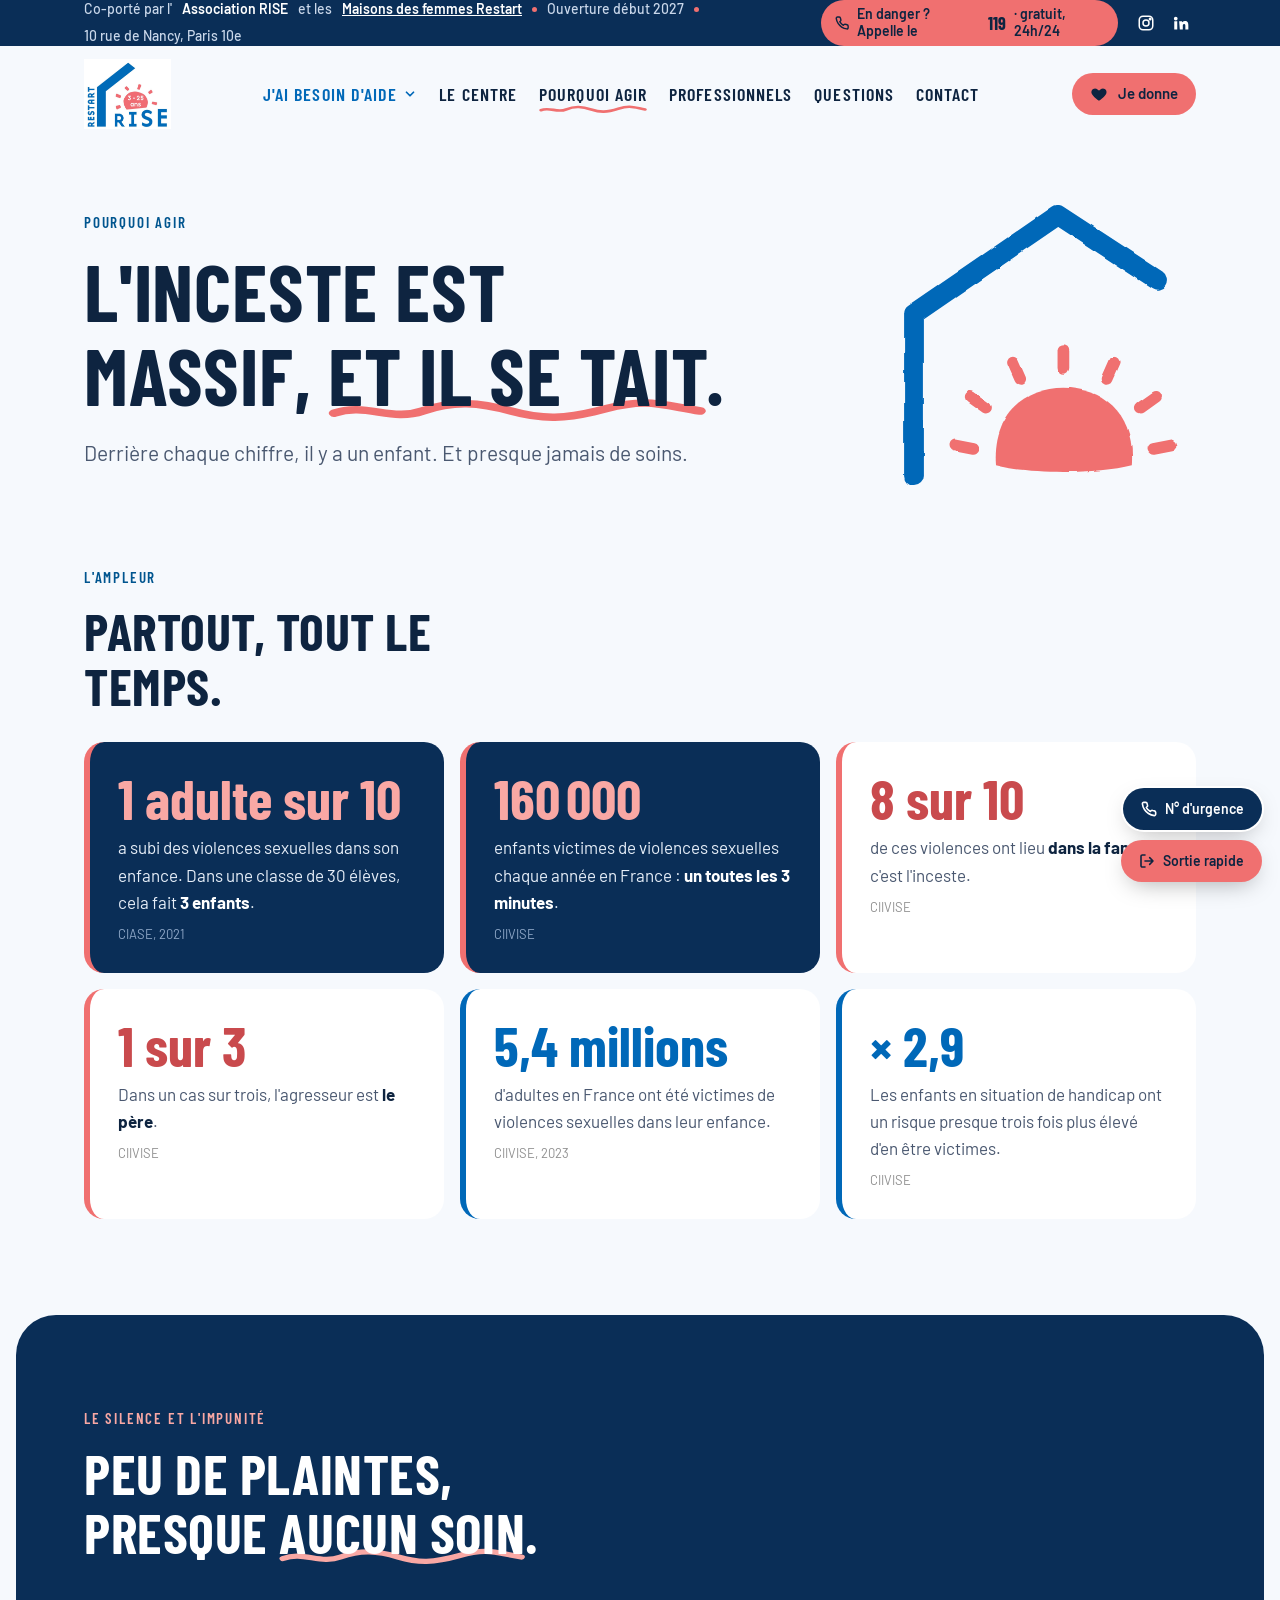
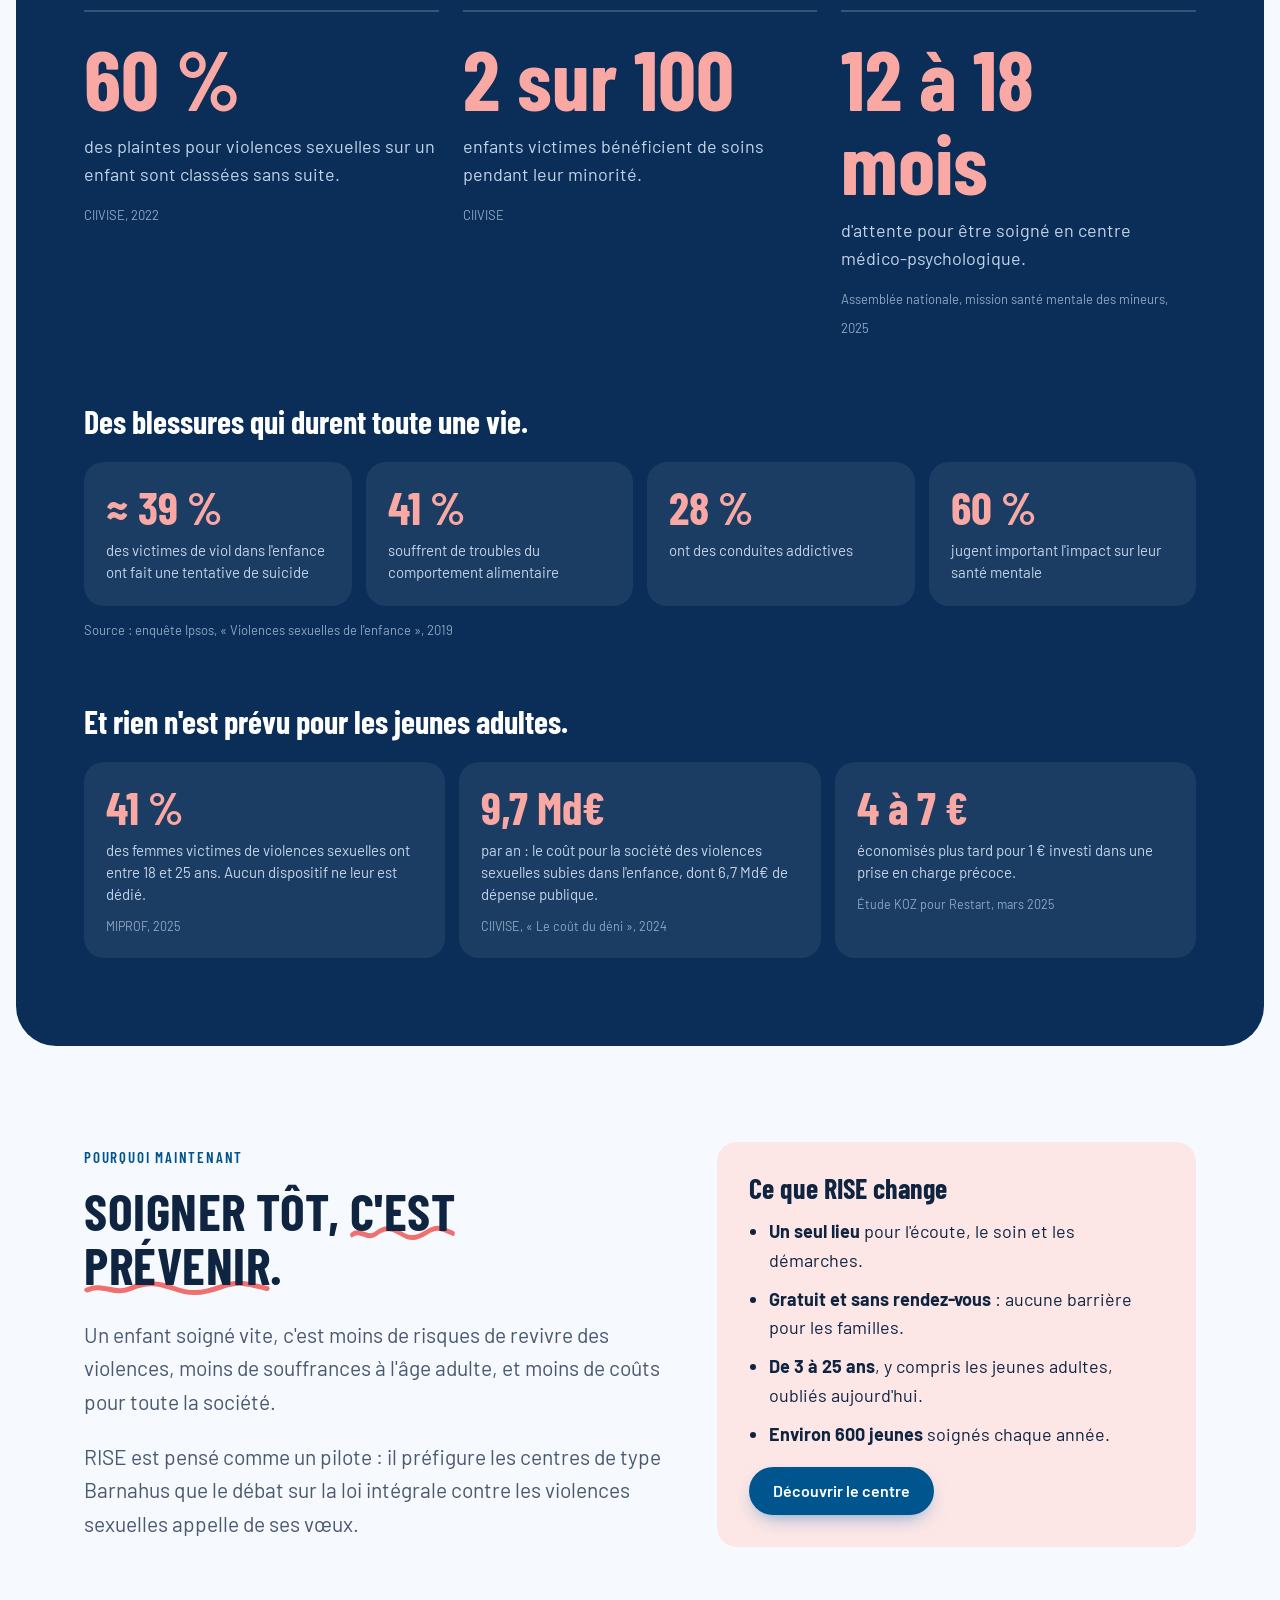
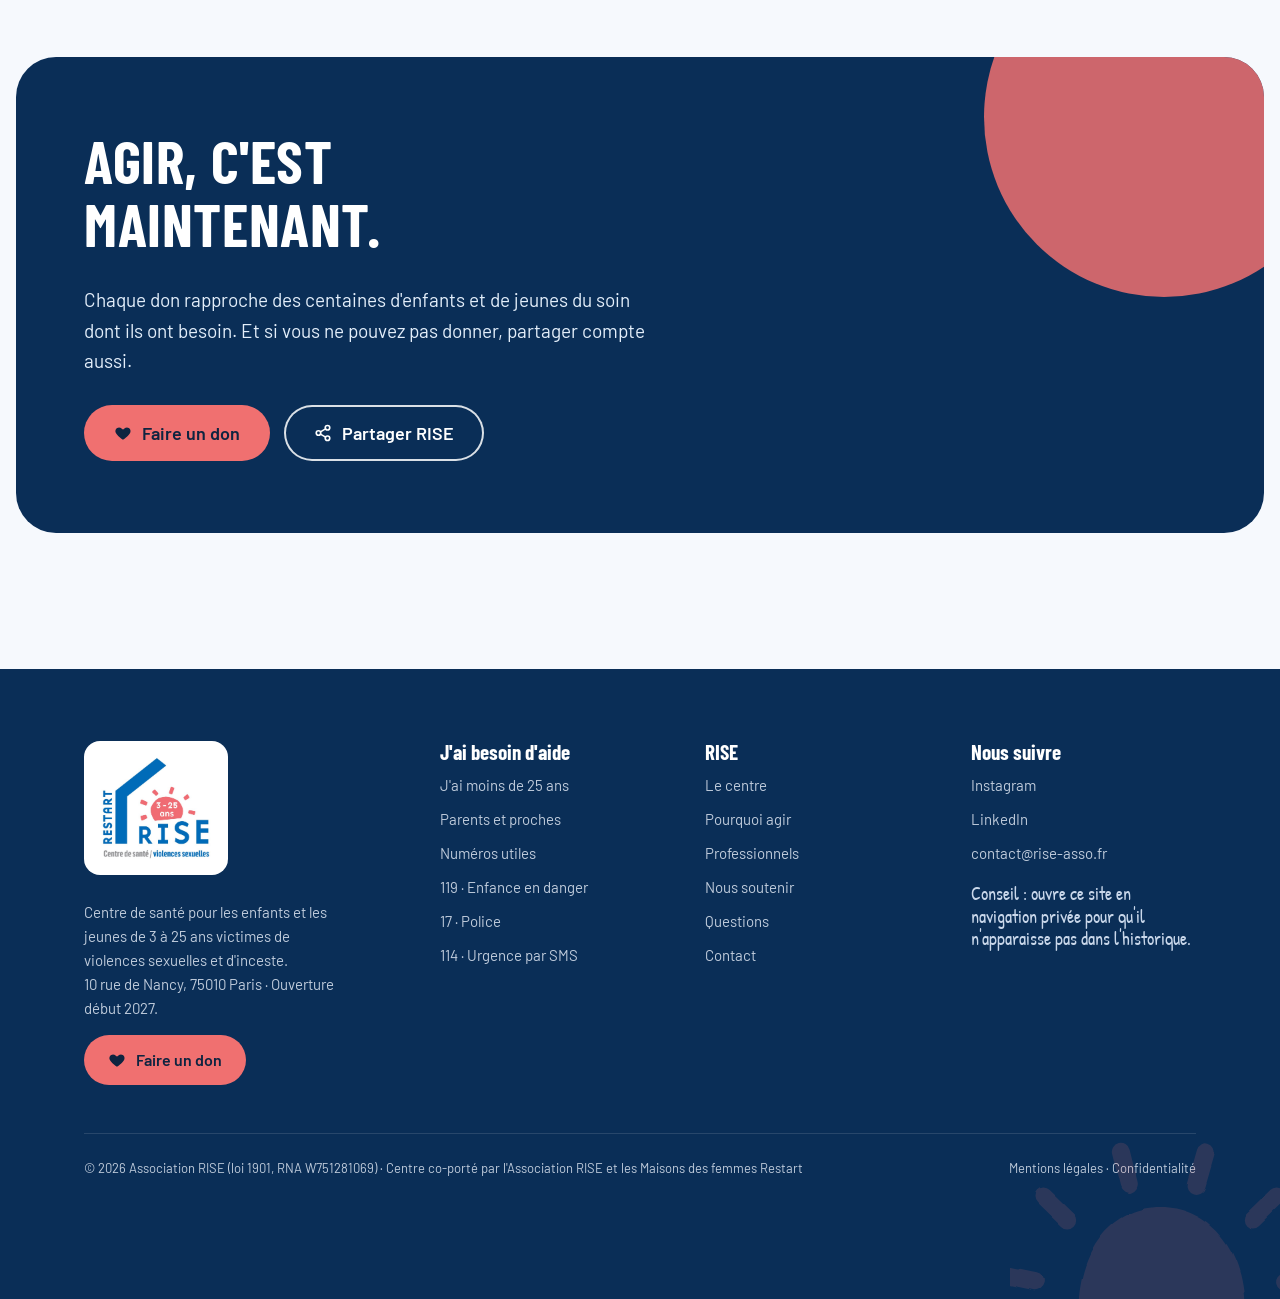
<file: pourquoi.html>
<!doctype html>
<html lang="fr">
<head>
<meta charset="utf-8">
<meta name="robots" content="noindex, nofollow">
<meta name="viewport" content="width=device-width, initial-scale=1">
<title>Pourquoi agir · RISE Paris</title>
<meta name="description" content="L'inceste et les violences sexuelles faites aux enfants en chiffres : 160 000 enfants victimes par an, 8 sur 10 dans la famille, presque aucun soin. Pourquoi RISE est nécessaire.">
<link rel="preconnect" href="https://fonts.googleapis.com">
<link rel="preconnect" href="https://fonts.gstatic.com" crossorigin>
<link href="https://fonts.googleapis.com/css2?family=Barlow+Condensed:wght@500;600;700&family=Barlow:wght@400;500;600&family=Patrick+Hand&display=swap" rel="stylesheet">
<link rel="stylesheet" href="style.css?v=64814ea5">
</head>
<body>
<div class="progress" aria-hidden="true"></div>
<svg width="0" height="0" style="position:absolute" aria-hidden="true" focusable="false">
  <defs>
    <filter id="crayon" x="-15%" y="-15%" width="130%" height="130%"><feTurbulence type="fractalNoise" baseFrequency="0.035" numOctaves="2" seed="4" result="n"/><feDisplacementMap in="SourceGraphic" in2="n" scale="3.5" xChannelSelector="R" yChannelSelector="G"/></filter>
    <symbol id="d-sun" viewBox="0 0 200 160"><g filter="url(#crayon)"><path d="M46 150C42 100 70 72 100 72C132 72 160 100 156 150C124 158 78 158 46 150Z" fill="#F07070"/><g stroke="#F07070" stroke-width="12" stroke-linecap="round" fill="none"><path d="M15.9 122.1L-5.6 117.5"/><path d="M38.1 80.3L22.3 65.0"/><path d="M79.2 56.6L73.9 35.2"/><path d="M123.7 57.3L129.8 36.2"/><path d="M161.9 80.3L177.7 65.0"/><path d="M184.1 122.1L205.6 117.5"/></g></g></symbol>
    <symbol id="d-house" viewBox="0 0 220 200"><path filter="url(#crayon)" d="M30 190V82L122 16L192 64" fill="none" stroke="#0068B8" stroke-width="18" stroke-linecap="round" stroke-linejoin="round"/></symbol>
    <symbol id="d-heart" viewBox="0 0 100 92"><path filter="url(#crayon)" d="M50 84C22 64 8 46 14 28C20 12 42 10 50 30C58 10 80 12 86 28C92 46 78 64 50 84Z" fill="none" stroke="currentColor" stroke-width="7" stroke-linecap="round" stroke-linejoin="round"/></symbol>
    <symbol id="d-star" viewBox="0 0 100 100"><path filter="url(#crayon)" d="M50.0 10.0L60.6 37.4L89.9 39.0L67.1 57.6L74.7 86.0L50.0 70.0L25.3 86.0L32.9 57.6L10.1 39.0L39.4 37.4Z" fill="none" stroke="currentColor" stroke-width="7" stroke-linecap="round" stroke-linejoin="round"/></symbol>
    <symbol id="d-arrow" viewBox="0 0 120 70"><g filter="url(#crayon)" fill="none" stroke="currentColor" stroke-width="5" stroke-linecap="round" stroke-linejoin="round"><path d="M8 14C38 6 78 14 104 48"/><path d="M86 46L106 52L108 30"/></g></symbol>
    <symbol id="d-cloud" viewBox="0 0 124 72"><path filter="url(#crayon)" d="M30 62C10 62 8 38 28 36C30 16 58 10 68 28C76 16 102 20 100 40C118 40 120 62 100 62Z" fill="#fff" stroke="currentColor" stroke-width="5" stroke-linejoin="round"/></symbol>
    <symbol id="d-wave" viewBox="0 0 240 24" preserveAspectRatio="none"><path filter="url(#crayon)" d="M4 14C24 4 40 22 60 12S96 4 116 12S150 20 176 10S210 6 236 12" fill="none" stroke="currentColor" stroke-width="6" stroke-linecap="round"/></symbol>
  </defs>
</svg>

<div class="topbar">
  <div class="wrap topbar-in">
    <span class="tb-left">Co-porté par l'<b>Association RISE</b> et les <a href="https://www.lamaisondesfemmes.fr/" target="_blank" rel="noopener">Maisons des femmes Restart</a><i></i>Ouverture début 2027<i></i>10 rue de Nancy, Paris 10e</span>
    <span class="tb-right">
      <a class="tb-sos" href="tel:119"><svg width="16" height="16" viewBox="0 0 24 24" fill="none" stroke="currentColor" stroke-width="2.4" stroke-linecap="round" stroke-linejoin="round" aria-hidden="true"><path d="M22 16.9v3a2 2 0 0 1-2.2 2 19.8 19.8 0 0 1-8.6-3.1 19.5 19.5 0 0 1-6-6A19.8 19.8 0 0 1 2.1 4.2 2 2 0 0 1 4.1 2h3a2 2 0 0 1 2 1.7c.1.9.4 1.8.7 2.7a2 2 0 0 1-.5 2.1L8 9.8a16 16 0 0 0 6 6l1.3-1.3a2 2 0 0 1 2.1-.4c.9.3 1.8.6 2.7.7a2 2 0 0 1 1.7 2z"/></svg> En danger ? Appelle le <b>119</b> · gratuit, 24h/24</a>
      <a class="tb-ico" href="https://www.instagram.com/rise__paris/" target="_blank" rel="noopener" aria-label="Instagram de RISE"><svg width="18" height="18" viewBox="0 0 24 24" fill="none" stroke="currentColor" stroke-width="2" aria-hidden="true"><rect x="3" y="3" width="18" height="18" rx="5"/><circle cx="12" cy="12" r="4"/><circle cx="17.5" cy="6.5" r="1" fill="currentColor"/></svg></a>
      <a class="tb-ico" href="https://www.linkedin.com/company/rise-asso-paris/" target="_blank" rel="noopener" aria-label="LinkedIn de RISE"><svg width="18" height="18" viewBox="0 0 24 24" fill="currentColor" aria-hidden="true"><path d="M4.98 3.5a2.5 2.5 0 1 1 0 5 2.5 2.5 0 0 1 0-5zM3 9.5h4v11H3zM9.5 9.5h3.8v1.6h.1c.5-.9 1.8-1.9 3.7-1.9 4 0 4.7 2.6 4.7 6v5.3h-4v-4.7c0-1.1 0-2.6-1.6-2.6s-1.8 1.2-1.8 2.5v4.8h-4z"/></svg></a>
    </span>
  </div>
</div>

<header id="top">
  <div class="wrap bar">
    <a class="brand" href="index.html" aria-label="RISE, accueil">
      <img class="brand-logo" src="logo-rise-restart-sans-mention.png" alt="RISE Restart, 3-25 ans" width="692" height="560">
      <span class="brand-tag"><span class="g">Centre de santé /</span><span class="b">violences sexuelles</span></span>
    </a>
    <nav id="nav" aria-label="Navigation principale">
      <ul class="menu">
        <li class="has-sub">
          <button class="menu-btn" type="button" aria-expanded="false" aria-controls="sub-aide">J'ai besoin d'aide <svg width="14" height="14" viewBox="0 0 24 24" fill="none" stroke="currentColor" stroke-width="3" stroke-linecap="round" stroke-linejoin="round" aria-hidden="true"><path d="M6 9l6 6 6-6"/></svg></button>
          <div class="sub" id="sub-aide">
            <a href="jeunes.html"><strong>J'ai moins de 25 ans</strong><span>Ce n'est pas de ta faute. À qui en parler.</span></a>
            <a href="parents.html"><strong>Je suis parent ou proche</strong><span>Les signes, les bons réflexes, les démarches.</span></a>
            <a href="urgences.html"><strong>Numéros utiles</strong><span>Qui appeler, selon la situation.</span></a>
            <a class="sub-sos" href="tel:119"><svg width="16" height="16" viewBox="0 0 24 24" fill="none" stroke="currentColor" stroke-width="2.4" stroke-linecap="round" stroke-linejoin="round" aria-hidden="true"><path d="M22 16.9v3a2 2 0 0 1-2.2 2 19.8 19.8 0 0 1-8.6-3.1 19.5 19.5 0 0 1-6-6A19.8 19.8 0 0 1 2.1 4.2 2 2 0 0 1 4.1 2h3a2 2 0 0 1 2 1.7c.1.9.4 1.8.7 2.7a2 2 0 0 1-.5 2.1L8 9.8a16 16 0 0 0 6 6l1.3-1.3a2 2 0 0 1 2.1-.4c.9.3 1.8.6 2.7.7a2 2 0 0 1 1.7 2z"/></svg> <span><b>Danger ou doute ? Appelle le 119</b> Gratuit, anonyme, 24h/24</span></a>
          </div>
        </li>
        <li><a href="centre.html">Le centre</a></li>
        <li><a href="pourquoi.html" aria-current="page">Pourquoi agir</a></li>
        <li><a href="professionnels.html">Professionnels</a></li>
        <li><a href="questions.html">Questions</a></li>
        <li><a href="contact.html">Contact</a></li>
      </ul>
      <div class="menu-extra">
        <a class="btn btn-primary btn-lg" href="tel:119"><svg width="16" height="16" viewBox="0 0 24 24" fill="none" stroke="currentColor" stroke-width="2.4" stroke-linecap="round" stroke-linejoin="round" aria-hidden="true"><path d="M22 16.9v3a2 2 0 0 1-2.2 2 19.8 19.8 0 0 1-8.6-3.1 19.5 19.5 0 0 1-6-6A19.8 19.8 0 0 1 2.1 4.2 2 2 0 0 1 4.1 2h3a2 2 0 0 1 2 1.7c.1.9.4 1.8.7 2.7a2 2 0 0 1-.5 2.1L8 9.8a16 16 0 0 0 6 6l1.3-1.3a2 2 0 0 1 2.1-.4c.9.3 1.8.6 2.7.7a2 2 0 0 1 1.7 2z"/></svg> Appeler le 119</a>
        <a class="btn btn-accent btn-lg" href="https://don.lamaisondesfemmes.fr/b/mon-don" target="_blank" rel="noopener"><svg width="18" height="18" viewBox="0 0 24 24" fill="currentColor" aria-hidden="true"><path d="M12 21s-7.5-4.6-9.6-9.3C.9 8.4 3 4.5 6.7 4.5c2.1 0 3.6 1.1 4.3 2.5h2c.7-1.4 2.2-2.5 4.3-2.5 3.7 0 5.8 3.9 4.3 7.2C19.5 16.4 12 21 12 21z"/></svg> Faire un don</a>
        <svg class="menu-sun" aria-hidden="true"><use href="#d-sun"/></svg>
      </div>
    </nav>
    <div class="bar-ctas">
      <a class="btn btn-accent" href="https://don.lamaisondesfemmes.fr/b/mon-don" target="_blank" rel="noopener"><svg width="18" height="18" viewBox="0 0 24 24" fill="currentColor" aria-hidden="true"><path d="M12 21s-7.5-4.6-9.6-9.3C.9 8.4 3 4.5 6.7 4.5c2.1 0 3.6 1.1 4.3 2.5h2c.7-1.4 2.2-2.5 4.3-2.5 3.7 0 5.8 3.9 4.3 7.2C19.5 16.4 12 21 12 21z"/></svg> Je donne</a>
      <button class="menu-toggle" aria-label="Ouvrir le menu" aria-expanded="false" aria-controls="nav">
        <span></span><span></span><span></span>
      </button>
    </div>
  </div>
</header>

<main>
<section class="page-hero">
    <div class="wrap">
      <span class="eyebrow">Pourquoi agir</span>
      <h1>L'inceste est massif, <span class="mark">et il se tait</span>.</h1>
      <p class="lead">Derrière chaque chiffre, il y a un enfant. Et presque jamais de soins.</p>
    </div>
  </section>

  <section class="tight">
    <div class="wrap">
      <span class="eyebrow">L'ampleur</span>
      <h2 class="section-title">Partout, tout le temps.</h2>
      <div class="stats">
        <div class="stat stat-big reveal"><b>1 adulte sur 10</b><p>a subi des violences sexuelles dans son enfance. Dans une classe de 30 élèves, cela fait <strong>3 enfants</strong>.</p><small>CIASE, 2021</small></div>
        <div class="stat stat-big reveal"><b data-count="160000">160 000</b><p>enfants victimes de violences sexuelles chaque année en France : <strong>un toutes les 3 minutes</strong>.</p><small>CIIVISE</small></div>
        <div class="stat reveal"><b>8 sur 10</b><p>de ces violences ont lieu <strong>dans la famille</strong> : c'est l'inceste.</p><small>CIIVISE</small></div>
        <div class="stat reveal"><b>1 sur 3</b><p>Dans un cas sur trois, l'agresseur est <strong>le père</strong>.</p><small>CIIVISE</small></div>
        <div class="stat reveal"><b>5,4 millions</b><p>d'adultes en France ont été victimes de violences sexuelles dans leur enfance.</p><small>CIIVISE, 2023</small></div>
        <div class="stat reveal"><b>× 2,9</b><p>Les enfants en situation de handicap ont un risque presque trois fois plus élevé d'en être victimes.</p><small>CIIVISE</small></div>
      </div>
    </div>
  </section>

  <section style="padding-top:0;padding-bottom:0">
    <div class="numbers reveal">
      <div class="wrap">
        <span class="eyebrow">Le silence et l'impunité</span>
        <h2>Peu de plaintes, presque <span class="mark">aucun soin</span>.</h2>
        <div class="num-grid">
          <div class="num"><b data-count="70" data-suffix=" %">70 %</b><p>des plaintes pour violences sexuelles sur un enfant sont classées sans suite.</p><small>CIIVISE, 2022</small></div>
          <div class="num"><b>2 sur 100</b><p>enfants victimes bénéficient de soins pendant leur minorité.</p><small>CIIVISE</small></div>
          <div class="num"><b>12 à 18 mois</b><p>d'attente pour être soigné en centre médico-psychologique.</p><small>Assemblée nationale, mission santé mentale des mineurs, 2025</small></div>
        </div>
        <h3 class="impact-title">Des blessures qui durent toute une vie.</h3>
        <div class="impact">
          <div><b data-count="50" data-prefix="≈ " data-suffix=" %">≈ 50 %</b><p>des victimes de viol dans l'enfance ont fait une tentative de suicide</p></div>
          <div><b data-count="52" data-suffix=" %">52 %</b><p>souffrent de troubles du comportement alimentaire</p></div>
          <div><b data-count="36" data-suffix=" %">36 %</b><p>ont des conduites addictives</p></div>
          <div><b data-count="77" data-suffix=" %">77 %</b><p>jugent important l'impact sur leur santé mentale</p></div>
        </div>
        <small class="impact-src">Source : enquête Ipsos, « Violences sexuelles de l'enfance », 2019</small>
        <h3 class="impact-title">Et rien n'est prévu pour les jeunes adultes.</h3>
        <div class="impact impact-3">
          <div><b data-count="53" data-suffix=" %">53 %</b><p>des femmes victimes de violences sexuelles ont entre 18 et 25 ans. Aucun dispositif ne leur est dédié.</p><small>MIPROF, 2025</small></div>
          <div><b>9,7 Md€</b><p>par an : le coût pour la société des violences sexuelles subies dans l'enfance, dont 6,7 Md€ de dépense publique.</p><small>CIIVISE, « Le coût du déni », 2024</small></div>
          <div><b>4 à 7 €</b><p>économisés plus tard pour 1 € investi dans une prise en charge précoce.</p><small>Étude KOZ pour Restart, mars 2025</small></div>
        </div>
      </div>
    </div>
  </section>

  <section>
    <div class="wrap two-col">
      <div>
        <span class="eyebrow">Pourquoi maintenant</span>
        <h2 class="section-title">Soigner tôt, <span class="mark">c'est prévenir</span>.</h2>
        <p class="lead">Un enfant soigné vite, c'est moins de risques de revivre des violences, moins de souffrances à l'âge adulte, et moins de coûts pour toute la société.</p>
        <p class="lead">RISE est pensé comme un pilote : il préfigure les centres de type Barnahus que le débat sur la loi intégrale contre les violences sexuelles appelle de ses vœux.</p>
      </div>
      <div class="card reveal" style="background:var(--coral-soft)">
        <h3>Ce que RISE change</h3>
        <ul>
          <li><strong>Un seul lieu</strong> pour l'écoute, le soin et les démarches.</li>
          <li><strong>Gratuit et sans rendez-vous</strong> : aucune barrière pour les familles.</li>
          <li><strong>De 3 à 25 ans</strong>, y compris les jeunes adultes, oubliés aujourd'hui.</li>
          <li><strong>Environ 600 jeunes</strong> soignés chaque année.</li>
        </ul>
        <a class="btn btn-primary" href="centre.html">Découvrir le centre</a>
      </div>
    </div>
  </section>

  <section style="padding-top:0">
    <div class="cta-band reveal">
      <div class="wrap">
        <h2>Agir, c'est maintenant.</h2>
        <p>Chaque don rapproche des centaines d'enfants et de jeunes du soin dont ils ont besoin. Et si vous ne pouvez pas donner, partager compte aussi.</p>
        <div class="hero-ctas">
          <a class="btn btn-accent btn-lg" href="https://don.lamaisondesfemmes.fr/b/mon-don" target="_blank" rel="noopener"><svg width="18" height="18" viewBox="0 0 24 24" fill="currentColor" aria-hidden="true"><path d="M12 21s-7.5-4.6-9.6-9.3C.9 8.4 3 4.5 6.7 4.5c2.1 0 3.6 1.1 4.3 2.5h2c.7-1.4 2.2-2.5 4.3-2.5 3.7 0 5.8 3.9 4.3 7.2C19.5 16.4 12 21 12 21z"/></svg> Faire un don</a>
          <button class="btn btn-ghost-w btn-lg" type="button" data-share><svg width="18" height="18" viewBox="0 0 24 24" fill="none" stroke="currentColor" stroke-width="2.2" stroke-linecap="round" stroke-linejoin="round" aria-hidden="true"><circle cx="18" cy="5" r="3"/><circle cx="6" cy="12" r="3"/><circle cx="18" cy="19" r="3"/><path d="M8.6 13.5l6.8 4M15.4 6.5l-6.8 4"/></svg> Partager RISE</button>
        </div>
      </div>
    </div>
  </section>
</main>

<footer>
  <svg class="foot-sun" aria-hidden="true"><use href="#d-sun"/></svg>
  <div class="wrap">
    <div class="foot">
      <div>
        <span class="foot-logo"><img src="logo-rise-restart.png" alt="RISE, centre de santé Restart pour les 3-25 ans victimes de violences sexuelles" width="694" height="658"></span>
        <p style="max-width:32ch;font-size:15px">Centre de santé pour les enfants et les jeunes de 3 à 25 ans victimes de violences sexuelles et d'inceste.<br>10 rue de Nancy, 75010 Paris · Ouverture début 2027.</p>
        <a class="btn btn-accent" href="https://don.lamaisondesfemmes.fr/b/mon-don" target="_blank" rel="noopener"><svg width="18" height="18" viewBox="0 0 24 24" fill="currentColor" aria-hidden="true"><path d="M12 21s-7.5-4.6-9.6-9.3C.9 8.4 3 4.5 6.7 4.5c2.1 0 3.6 1.1 4.3 2.5h2c.7-1.4 2.2-2.5 4.3-2.5 3.7 0 5.8 3.9 4.3 7.2C19.5 16.4 12 21 12 21z"/></svg> Faire un don</a>
      </div>
      <div>
        <h4>J'ai besoin d'aide</h4>
        <ul><li><a href="jeunes.html">J'ai moins de 25 ans</a></li><li><a href="parents.html">Parents et proches</a></li><li><a href="urgences.html">Numéros utiles</a></li><li><a href="tel:119">119 · Enfance en danger</a></li><li><a href="tel:17">17 · Police</a></li><li><a href="sms:114">114 · Urgence par SMS</a></li></ul>
      </div>
      <div>
        <h4>RISE</h4>
        <ul><li><a href="centre.html">Le centre</a></li><li><a href="pourquoi.html">Pourquoi agir</a></li><li><a href="professionnels.html">Professionnels</a></li><li><a href="soutenir.html">Nous soutenir</a></li><li><a href="questions.html">Questions</a></li><li><a href="contact.html">Contact</a></li></ul>
      </div>
      <div>
        <h4>Nous suivre</h4>
        <ul><li><a href="https://www.instagram.com/rise__paris/" target="_blank" rel="noopener">Instagram</a></li><li><a href="https://www.linkedin.com/company/rise-asso-paris/" target="_blank" rel="noopener">LinkedIn</a></li><li><a href="mailto:contact@rise-asso.fr">contact@rise-asso.fr</a></li></ul>
        <p class="foot-tip">Conseil : ouvre ce site en navigation privée pour qu'il n'apparaisse pas dans l'historique.</p>
      </div>
    </div>
    <div class="foot-bottom"><span>© 2026 Association RISE (loi 1901, RNA W751281069) · Centre co-porté par l'Association RISE et les Maisons des femmes Restart</span><span><a href="#">Mentions légales</a> · <a href="#">Confidentialité</a></span></div>
  </div>
</footer>

<div class="sos-panel" id="sos-panel" role="dialog" aria-label="Numéros d'urgence">
  <h4>Numéros d'urgence</h4>
  <div class="phones">
    <a class="phone" href="tel:119"><b>119</b><span><strong>Enfance en danger</strong>Gratuit, 24h/24</span></a>
    <a class="phone" href="tel:17"><b>17</b><span><strong>Police secours</strong>Danger immédiat</span></a>
    <a class="phone" href="sms:114"><b>114</b><span><strong>Par SMS</strong>Si tu ne peux pas parler</span></a>
  </div>
  <a class="more-dark" href="urgences.html">Tous les numéros utiles →</a>
</div>
<div class="safety">
  <button class="sos" id="sos-btn" aria-expanded="false" aria-controls="sos-panel"><svg width="16" height="16" viewBox="0 0 24 24" fill="none" stroke="currentColor" stroke-width="2.4" stroke-linecap="round" stroke-linejoin="round" aria-hidden="true"><path d="M22 16.9v3a2 2 0 0 1-2.2 2 19.8 19.8 0 0 1-8.6-3.1 19.5 19.5 0 0 1-6-6A19.8 19.8 0 0 1 2.1 4.2 2 2 0 0 1 4.1 2h3a2 2 0 0 1 2 1.7c.1.9.4 1.8.7 2.7a2 2 0 0 1-.5 2.1L8 9.8a16 16 0 0 0 6 6l1.3-1.3a2 2 0 0 1 2.1-.4c.9.3 1.8.6 2.7.7a2 2 0 0 1 1.7 2z"/></svg> N° d'urgence</button>
  <button class="exit" id="exit-btn" title="Quitte immédiatement ce site">
    <svg width="16" height="16" viewBox="0 0 24 24" fill="none" stroke="currentColor" stroke-width="2.4" stroke-linecap="round" stroke-linejoin="round" aria-hidden="true"><path d="M9 21H5a2 2 0 0 1-2-2V5a2 2 0 0 1 2-2h4M16 17l5-5-5-5M21 12H9"/></svg>
    Sortie rapide
  </button>
</div>

<script src="site.js?v=0e5b252c"></script>
</body>
</html>
</file>
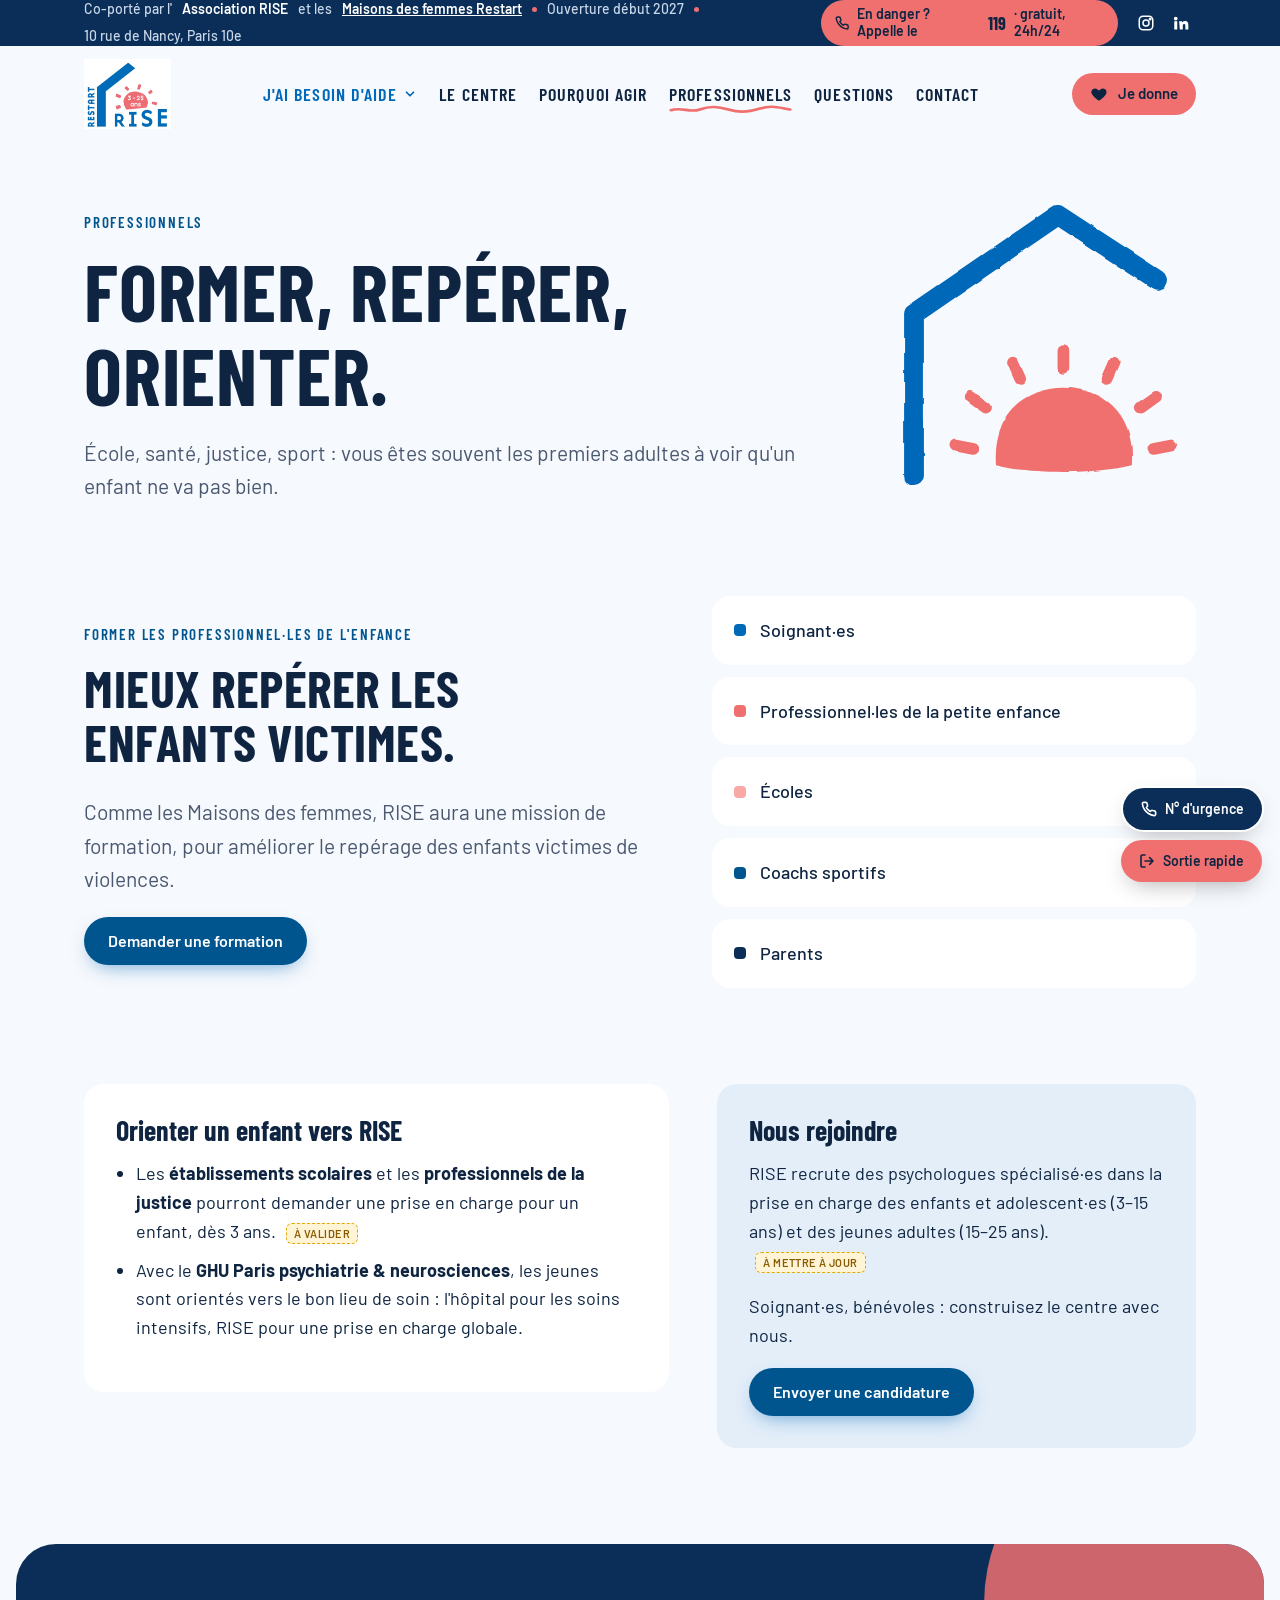
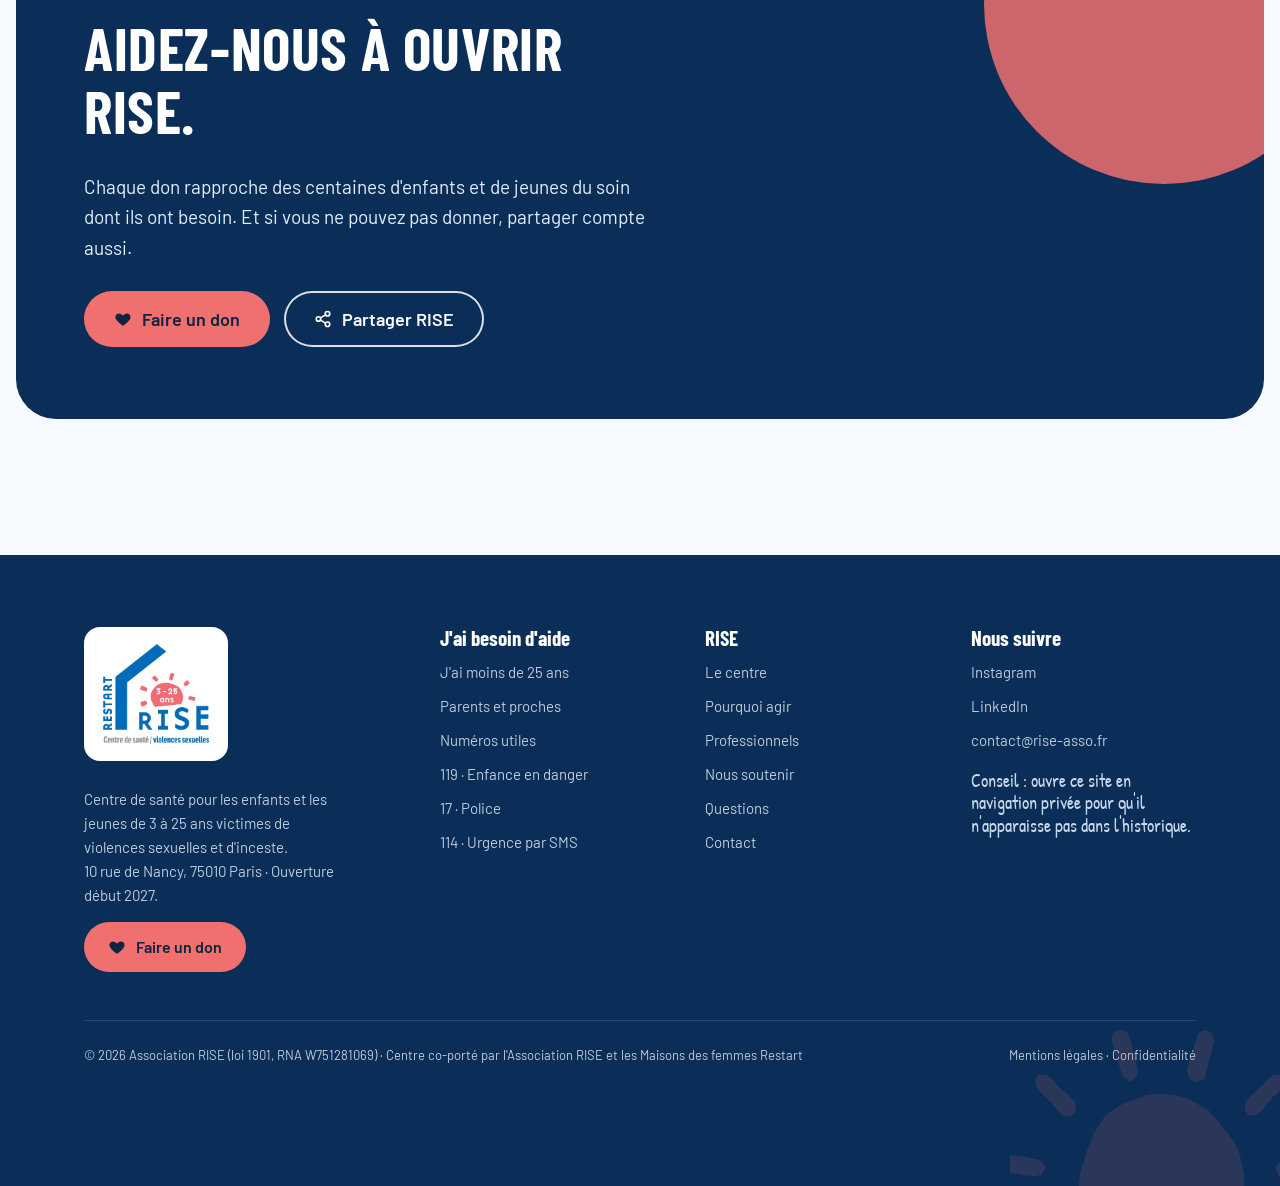
<file: professionnels.html>
<!doctype html>
<html lang="fr">
<head>
<meta charset="utf-8">
<meta name="robots" content="noindex, nofollow">
<meta name="viewport" content="width=device-width, initial-scale=1">
<title>Professionnels · RISE Paris</title>
<meta name="description" content="Écoles, soignants, justice, sport : RISE forme les professionnels de l'enfance au repérage des victimes de violences sexuelles et recrute.">
<link rel="preconnect" href="https://fonts.googleapis.com">
<link rel="preconnect" href="https://fonts.gstatic.com" crossorigin>
<link href="https://fonts.googleapis.com/css2?family=Barlow+Condensed:wght@500;600;700&family=Barlow:wght@400;500;600&family=Patrick+Hand&display=swap" rel="stylesheet">
<link rel="stylesheet" href="style.css?v=64814ea5">
</head>
<body>
<div class="progress" aria-hidden="true"></div>
<svg width="0" height="0" style="position:absolute" aria-hidden="true" focusable="false">
  <defs>
    <filter id="crayon" x="-15%" y="-15%" width="130%" height="130%"><feTurbulence type="fractalNoise" baseFrequency="0.035" numOctaves="2" seed="4" result="n"/><feDisplacementMap in="SourceGraphic" in2="n" scale="3.5" xChannelSelector="R" yChannelSelector="G"/></filter>
    <symbol id="d-sun" viewBox="0 0 200 160"><g filter="url(#crayon)"><path d="M46 150C42 100 70 72 100 72C132 72 160 100 156 150C124 158 78 158 46 150Z" fill="#F07070"/><g stroke="#F07070" stroke-width="12" stroke-linecap="round" fill="none"><path d="M15.9 122.1L-5.6 117.5"/><path d="M38.1 80.3L22.3 65.0"/><path d="M79.2 56.6L73.9 35.2"/><path d="M123.7 57.3L129.8 36.2"/><path d="M161.9 80.3L177.7 65.0"/><path d="M184.1 122.1L205.6 117.5"/></g></g></symbol>
    <symbol id="d-house" viewBox="0 0 220 200"><path filter="url(#crayon)" d="M30 190V82L122 16L192 64" fill="none" stroke="#0068B8" stroke-width="18" stroke-linecap="round" stroke-linejoin="round"/></symbol>
    <symbol id="d-heart" viewBox="0 0 100 92"><path filter="url(#crayon)" d="M50 84C22 64 8 46 14 28C20 12 42 10 50 30C58 10 80 12 86 28C92 46 78 64 50 84Z" fill="none" stroke="currentColor" stroke-width="7" stroke-linecap="round" stroke-linejoin="round"/></symbol>
    <symbol id="d-star" viewBox="0 0 100 100"><path filter="url(#crayon)" d="M50.0 10.0L60.6 37.4L89.9 39.0L67.1 57.6L74.7 86.0L50.0 70.0L25.3 86.0L32.9 57.6L10.1 39.0L39.4 37.4Z" fill="none" stroke="currentColor" stroke-width="7" stroke-linecap="round" stroke-linejoin="round"/></symbol>
    <symbol id="d-arrow" viewBox="0 0 120 70"><g filter="url(#crayon)" fill="none" stroke="currentColor" stroke-width="5" stroke-linecap="round" stroke-linejoin="round"><path d="M8 14C38 6 78 14 104 48"/><path d="M86 46L106 52L108 30"/></g></symbol>
    <symbol id="d-cloud" viewBox="0 0 124 72"><path filter="url(#crayon)" d="M30 62C10 62 8 38 28 36C30 16 58 10 68 28C76 16 102 20 100 40C118 40 120 62 100 62Z" fill="#fff" stroke="currentColor" stroke-width="5" stroke-linejoin="round"/></symbol>
    <symbol id="d-wave" viewBox="0 0 240 24" preserveAspectRatio="none"><path filter="url(#crayon)" d="M4 14C24 4 40 22 60 12S96 4 116 12S150 20 176 10S210 6 236 12" fill="none" stroke="currentColor" stroke-width="6" stroke-linecap="round"/></symbol>
  </defs>
</svg>

<div class="topbar">
  <div class="wrap topbar-in">
    <span class="tb-left">Co-porté par l'<b>Association RISE</b> et les <a href="https://www.lamaisondesfemmes.fr/" target="_blank" rel="noopener">Maisons des femmes Restart</a><i></i>Ouverture début 2027<i></i>10 rue de Nancy, Paris 10e</span>
    <span class="tb-right">
      <a class="tb-sos" href="tel:119"><svg width="16" height="16" viewBox="0 0 24 24" fill="none" stroke="currentColor" stroke-width="2.4" stroke-linecap="round" stroke-linejoin="round" aria-hidden="true"><path d="M22 16.9v3a2 2 0 0 1-2.2 2 19.8 19.8 0 0 1-8.6-3.1 19.5 19.5 0 0 1-6-6A19.8 19.8 0 0 1 2.1 4.2 2 2 0 0 1 4.1 2h3a2 2 0 0 1 2 1.7c.1.9.4 1.8.7 2.7a2 2 0 0 1-.5 2.1L8 9.8a16 16 0 0 0 6 6l1.3-1.3a2 2 0 0 1 2.1-.4c.9.3 1.8.6 2.7.7a2 2 0 0 1 1.7 2z"/></svg> En danger ? Appelle le <b>119</b> · gratuit, 24h/24</a>
      <a class="tb-ico" href="https://www.instagram.com/rise__paris/" target="_blank" rel="noopener" aria-label="Instagram de RISE"><svg width="18" height="18" viewBox="0 0 24 24" fill="none" stroke="currentColor" stroke-width="2" aria-hidden="true"><rect x="3" y="3" width="18" height="18" rx="5"/><circle cx="12" cy="12" r="4"/><circle cx="17.5" cy="6.5" r="1" fill="currentColor"/></svg></a>
      <a class="tb-ico" href="https://www.linkedin.com/company/rise-asso-paris/" target="_blank" rel="noopener" aria-label="LinkedIn de RISE"><svg width="18" height="18" viewBox="0 0 24 24" fill="currentColor" aria-hidden="true"><path d="M4.98 3.5a2.5 2.5 0 1 1 0 5 2.5 2.5 0 0 1 0-5zM3 9.5h4v11H3zM9.5 9.5h3.8v1.6h.1c.5-.9 1.8-1.9 3.7-1.9 4 0 4.7 2.6 4.7 6v5.3h-4v-4.7c0-1.1 0-2.6-1.6-2.6s-1.8 1.2-1.8 2.5v4.8h-4z"/></svg></a>
    </span>
  </div>
</div>

<header id="top">
  <div class="wrap bar">
    <a class="brand" href="index.html" aria-label="RISE, accueil">
      <img class="brand-logo" src="logo-rise-restart-sans-mention.png" alt="RISE Restart, 3-25 ans" width="692" height="560">
      <span class="brand-tag"><span class="g">Centre de santé /</span><span class="b">violences sexuelles</span></span>
    </a>
    <nav id="nav" aria-label="Navigation principale">
      <ul class="menu">
        <li class="has-sub">
          <button class="menu-btn" type="button" aria-expanded="false" aria-controls="sub-aide">J'ai besoin d'aide <svg width="14" height="14" viewBox="0 0 24 24" fill="none" stroke="currentColor" stroke-width="3" stroke-linecap="round" stroke-linejoin="round" aria-hidden="true"><path d="M6 9l6 6 6-6"/></svg></button>
          <div class="sub" id="sub-aide">
            <a href="jeunes.html"><strong>J'ai moins de 25 ans</strong><span>Ce n'est pas de ta faute. À qui en parler.</span></a>
            <a href="parents.html"><strong>Je suis parent ou proche</strong><span>Les signes, les bons réflexes, les démarches.</span></a>
            <a href="urgences.html"><strong>Numéros utiles</strong><span>Qui appeler, selon la situation.</span></a>
            <a class="sub-sos" href="tel:119"><svg width="16" height="16" viewBox="0 0 24 24" fill="none" stroke="currentColor" stroke-width="2.4" stroke-linecap="round" stroke-linejoin="round" aria-hidden="true"><path d="M22 16.9v3a2 2 0 0 1-2.2 2 19.8 19.8 0 0 1-8.6-3.1 19.5 19.5 0 0 1-6-6A19.8 19.8 0 0 1 2.1 4.2 2 2 0 0 1 4.1 2h3a2 2 0 0 1 2 1.7c.1.9.4 1.8.7 2.7a2 2 0 0 1-.5 2.1L8 9.8a16 16 0 0 0 6 6l1.3-1.3a2 2 0 0 1 2.1-.4c.9.3 1.8.6 2.7.7a2 2 0 0 1 1.7 2z"/></svg> <span><b>Danger ou doute ? Appelle le 119</b> Gratuit, anonyme, 24h/24</span></a>
          </div>
        </li>
        <li><a href="centre.html">Le centre</a></li>
        <li><a href="pourquoi.html">Pourquoi agir</a></li>
        <li><a href="professionnels.html" aria-current="page">Professionnels</a></li>
        <li><a href="questions.html">Questions</a></li>
        <li><a href="contact.html">Contact</a></li>
      </ul>
      <div class="menu-extra">
        <a class="btn btn-primary btn-lg" href="tel:119"><svg width="16" height="16" viewBox="0 0 24 24" fill="none" stroke="currentColor" stroke-width="2.4" stroke-linecap="round" stroke-linejoin="round" aria-hidden="true"><path d="M22 16.9v3a2 2 0 0 1-2.2 2 19.8 19.8 0 0 1-8.6-3.1 19.5 19.5 0 0 1-6-6A19.8 19.8 0 0 1 2.1 4.2 2 2 0 0 1 4.1 2h3a2 2 0 0 1 2 1.7c.1.9.4 1.8.7 2.7a2 2 0 0 1-.5 2.1L8 9.8a16 16 0 0 0 6 6l1.3-1.3a2 2 0 0 1 2.1-.4c.9.3 1.8.6 2.7.7a2 2 0 0 1 1.7 2z"/></svg> Appeler le 119</a>
        <a class="btn btn-accent btn-lg" href="https://don.lamaisondesfemmes.fr/b/mon-don" target="_blank" rel="noopener"><svg width="18" height="18" viewBox="0 0 24 24" fill="currentColor" aria-hidden="true"><path d="M12 21s-7.5-4.6-9.6-9.3C.9 8.4 3 4.5 6.7 4.5c2.1 0 3.6 1.1 4.3 2.5h2c.7-1.4 2.2-2.5 4.3-2.5 3.7 0 5.8 3.9 4.3 7.2C19.5 16.4 12 21 12 21z"/></svg> Faire un don</a>
        <svg class="menu-sun" aria-hidden="true"><use href="#d-sun"/></svg>
      </div>
    </nav>
    <div class="bar-ctas">
      <a class="btn btn-accent" href="https://don.lamaisondesfemmes.fr/b/mon-don" target="_blank" rel="noopener"><svg width="18" height="18" viewBox="0 0 24 24" fill="currentColor" aria-hidden="true"><path d="M12 21s-7.5-4.6-9.6-9.3C.9 8.4 3 4.5 6.7 4.5c2.1 0 3.6 1.1 4.3 2.5h2c.7-1.4 2.2-2.5 4.3-2.5 3.7 0 5.8 3.9 4.3 7.2C19.5 16.4 12 21 12 21z"/></svg> Je donne</a>
      <button class="menu-toggle" aria-label="Ouvrir le menu" aria-expanded="false" aria-controls="nav">
        <span></span><span></span><span></span>
      </button>
    </div>
  </div>
</header>

<main>
<section class="page-hero">
    <div class="wrap">
      <span class="eyebrow">Professionnels</span>
      <h1>Former, repérer, orienter.</h1>
      <p class="lead">École, santé, justice, sport : vous êtes souvent les premiers adultes à voir qu'un enfant ne va pas bien.</p>
    </div>
  </section>

  <section class="tight">
    <div class="wrap pros-grid">
      <div>
        <span class="eyebrow">Former les professionnel·les de l'enfance</span>
        <h2 class="section-title">Mieux repérer les enfants victimes.</h2>
        <p class="lead">Comme les Maisons des femmes, RISE aura une mission de formation, pour améliorer le repérage des enfants victimes de violences.</p>
        <a class="btn btn-primary" href="mailto:contact@rise-asso.fr?subject=Formation%20%E2%80%93%20demande%20d%27information">Demander une formation</a>
      </div>
      <div class="pros-list">
        <div class="reveal"><i style="background:var(--blue)"></i>Soignant·es</div>
        <div class="reveal"><i style="background:var(--coral)"></i>Professionnel·les de la petite enfance</div>
        <div class="reveal"><i style="background:var(--coral-light)"></i>Écoles</div>
        <div class="reveal"><i style="background:var(--blue-deep)"></i>Coachs sportifs</div>
        <div class="reveal"><i style="background:var(--navy)"></i>Parents</div>
      </div>
    </div>
  </section>

  <section style="padding-top:0">
    <div class="wrap two-col">
      <div class="card reveal">
        <h3>Orienter un enfant vers RISE</h3>
        <ul>
          <li>Les <strong>établissements scolaires</strong> et les <strong>professionnels de la justice</strong> pourront demander une prise en charge pour un enfant, dès 3 ans. <span class="todo">À valider</span></li>
          <li>Avec le <strong>GHU Paris psychiatrie &amp; neurosciences</strong>, les jeunes sont orientés vers le bon lieu de soin : l'hôpital pour les soins intensifs, RISE pour une prise en charge globale.</li>
        </ul>
      </div>
      <div class="card reveal" style="background:var(--blue-soft)">
        <h3>Nous rejoindre</h3>
        <p>RISE recrute des psychologues spécialisé·es dans la prise en charge des enfants et adolescent·es (3–15 ans) et des jeunes adultes (15–25 ans). <span class="todo">À mettre à jour</span></p>
        <p>Soignant·es, bénévoles : construisez le centre avec nous.</p>
        <a class="btn btn-primary" href="mailto:contact@rise-asso.fr?subject=Candidature">Envoyer une candidature</a>
      </div>
    </div>
  </section>

  <section style="padding-top:0">
    <div class="cta-band reveal">
      <div class="wrap">
        <h2>Aidez-nous à ouvrir RISE.</h2>
        <p>Chaque don rapproche des centaines d'enfants et de jeunes du soin dont ils ont besoin. Et si vous ne pouvez pas donner, partager compte aussi.</p>
        <div class="hero-ctas">
          <a class="btn btn-accent btn-lg" href="https://don.lamaisondesfemmes.fr/b/mon-don" target="_blank" rel="noopener"><svg width="18" height="18" viewBox="0 0 24 24" fill="currentColor" aria-hidden="true"><path d="M12 21s-7.5-4.6-9.6-9.3C.9 8.4 3 4.5 6.7 4.5c2.1 0 3.6 1.1 4.3 2.5h2c.7-1.4 2.2-2.5 4.3-2.5 3.7 0 5.8 3.9 4.3 7.2C19.5 16.4 12 21 12 21z"/></svg> Faire un don</a>
          <button class="btn btn-ghost-w btn-lg" type="button" data-share><svg width="18" height="18" viewBox="0 0 24 24" fill="none" stroke="currentColor" stroke-width="2.2" stroke-linecap="round" stroke-linejoin="round" aria-hidden="true"><circle cx="18" cy="5" r="3"/><circle cx="6" cy="12" r="3"/><circle cx="18" cy="19" r="3"/><path d="M8.6 13.5l6.8 4M15.4 6.5l-6.8 4"/></svg> Partager RISE</button>
        </div>
      </div>
    </div>
  </section>
</main>

<footer>
  <svg class="foot-sun" aria-hidden="true"><use href="#d-sun"/></svg>
  <div class="wrap">
    <div class="foot">
      <div>
        <span class="foot-logo"><img src="logo-rise-restart.png" alt="RISE, centre de santé Restart pour les 3-25 ans victimes de violences sexuelles" width="694" height="658"></span>
        <p style="max-width:32ch;font-size:15px">Centre de santé pour les enfants et les jeunes de 3 à 25 ans victimes de violences sexuelles et d'inceste.<br>10 rue de Nancy, 75010 Paris · Ouverture début 2027.</p>
        <a class="btn btn-accent" href="https://don.lamaisondesfemmes.fr/b/mon-don" target="_blank" rel="noopener"><svg width="18" height="18" viewBox="0 0 24 24" fill="currentColor" aria-hidden="true"><path d="M12 21s-7.5-4.6-9.6-9.3C.9 8.4 3 4.5 6.7 4.5c2.1 0 3.6 1.1 4.3 2.5h2c.7-1.4 2.2-2.5 4.3-2.5 3.7 0 5.8 3.9 4.3 7.2C19.5 16.4 12 21 12 21z"/></svg> Faire un don</a>
      </div>
      <div>
        <h4>J'ai besoin d'aide</h4>
        <ul><li><a href="jeunes.html">J'ai moins de 25 ans</a></li><li><a href="parents.html">Parents et proches</a></li><li><a href="urgences.html">Numéros utiles</a></li><li><a href="tel:119">119 · Enfance en danger</a></li><li><a href="tel:17">17 · Police</a></li><li><a href="sms:114">114 · Urgence par SMS</a></li></ul>
      </div>
      <div>
        <h4>RISE</h4>
        <ul><li><a href="centre.html">Le centre</a></li><li><a href="pourquoi.html">Pourquoi agir</a></li><li><a href="professionnels.html">Professionnels</a></li><li><a href="soutenir.html">Nous soutenir</a></li><li><a href="questions.html">Questions</a></li><li><a href="contact.html">Contact</a></li></ul>
      </div>
      <div>
        <h4>Nous suivre</h4>
        <ul><li><a href="https://www.instagram.com/rise__paris/" target="_blank" rel="noopener">Instagram</a></li><li><a href="https://www.linkedin.com/company/rise-asso-paris/" target="_blank" rel="noopener">LinkedIn</a></li><li><a href="mailto:contact@rise-asso.fr">contact@rise-asso.fr</a></li></ul>
        <p class="foot-tip">Conseil : ouvre ce site en navigation privée pour qu'il n'apparaisse pas dans l'historique.</p>
      </div>
    </div>
    <div class="foot-bottom"><span>© 2026 Association RISE (loi 1901, RNA W751281069) · Centre co-porté par l'Association RISE et les Maisons des femmes Restart</span><span><a href="#">Mentions légales</a> · <a href="#">Confidentialité</a></span></div>
  </div>
</footer>

<div class="sos-panel" id="sos-panel" role="dialog" aria-label="Numéros d'urgence">
  <h4>Numéros d'urgence</h4>
  <div class="phones">
    <a class="phone" href="tel:119"><b>119</b><span><strong>Enfance en danger</strong>Gratuit, 24h/24</span></a>
    <a class="phone" href="tel:17"><b>17</b><span><strong>Police secours</strong>Danger immédiat</span></a>
    <a class="phone" href="sms:114"><b>114</b><span><strong>Par SMS</strong>Si tu ne peux pas parler</span></a>
  </div>
  <a class="more-dark" href="urgences.html">Tous les numéros utiles →</a>
</div>
<div class="safety">
  <button class="sos" id="sos-btn" aria-expanded="false" aria-controls="sos-panel"><svg width="16" height="16" viewBox="0 0 24 24" fill="none" stroke="currentColor" stroke-width="2.4" stroke-linecap="round" stroke-linejoin="round" aria-hidden="true"><path d="M22 16.9v3a2 2 0 0 1-2.2 2 19.8 19.8 0 0 1-8.6-3.1 19.5 19.5 0 0 1-6-6A19.8 19.8 0 0 1 2.1 4.2 2 2 0 0 1 4.1 2h3a2 2 0 0 1 2 1.7c.1.9.4 1.8.7 2.7a2 2 0 0 1-.5 2.1L8 9.8a16 16 0 0 0 6 6l1.3-1.3a2 2 0 0 1 2.1-.4c.9.3 1.8.6 2.7.7a2 2 0 0 1 1.7 2z"/></svg> N° d'urgence</button>
  <button class="exit" id="exit-btn" title="Quitte immédiatement ce site">
    <svg width="16" height="16" viewBox="0 0 24 24" fill="none" stroke="currentColor" stroke-width="2.4" stroke-linecap="round" stroke-linejoin="round" aria-hidden="true"><path d="M9 21H5a2 2 0 0 1-2-2V5a2 2 0 0 1 2-2h4M16 17l5-5-5-5M21 12H9"/></svg>
    Sortie rapide
  </button>
</div>

<script src="site.js?v=0e5b252c"></script>
</body>
</html>
</file>
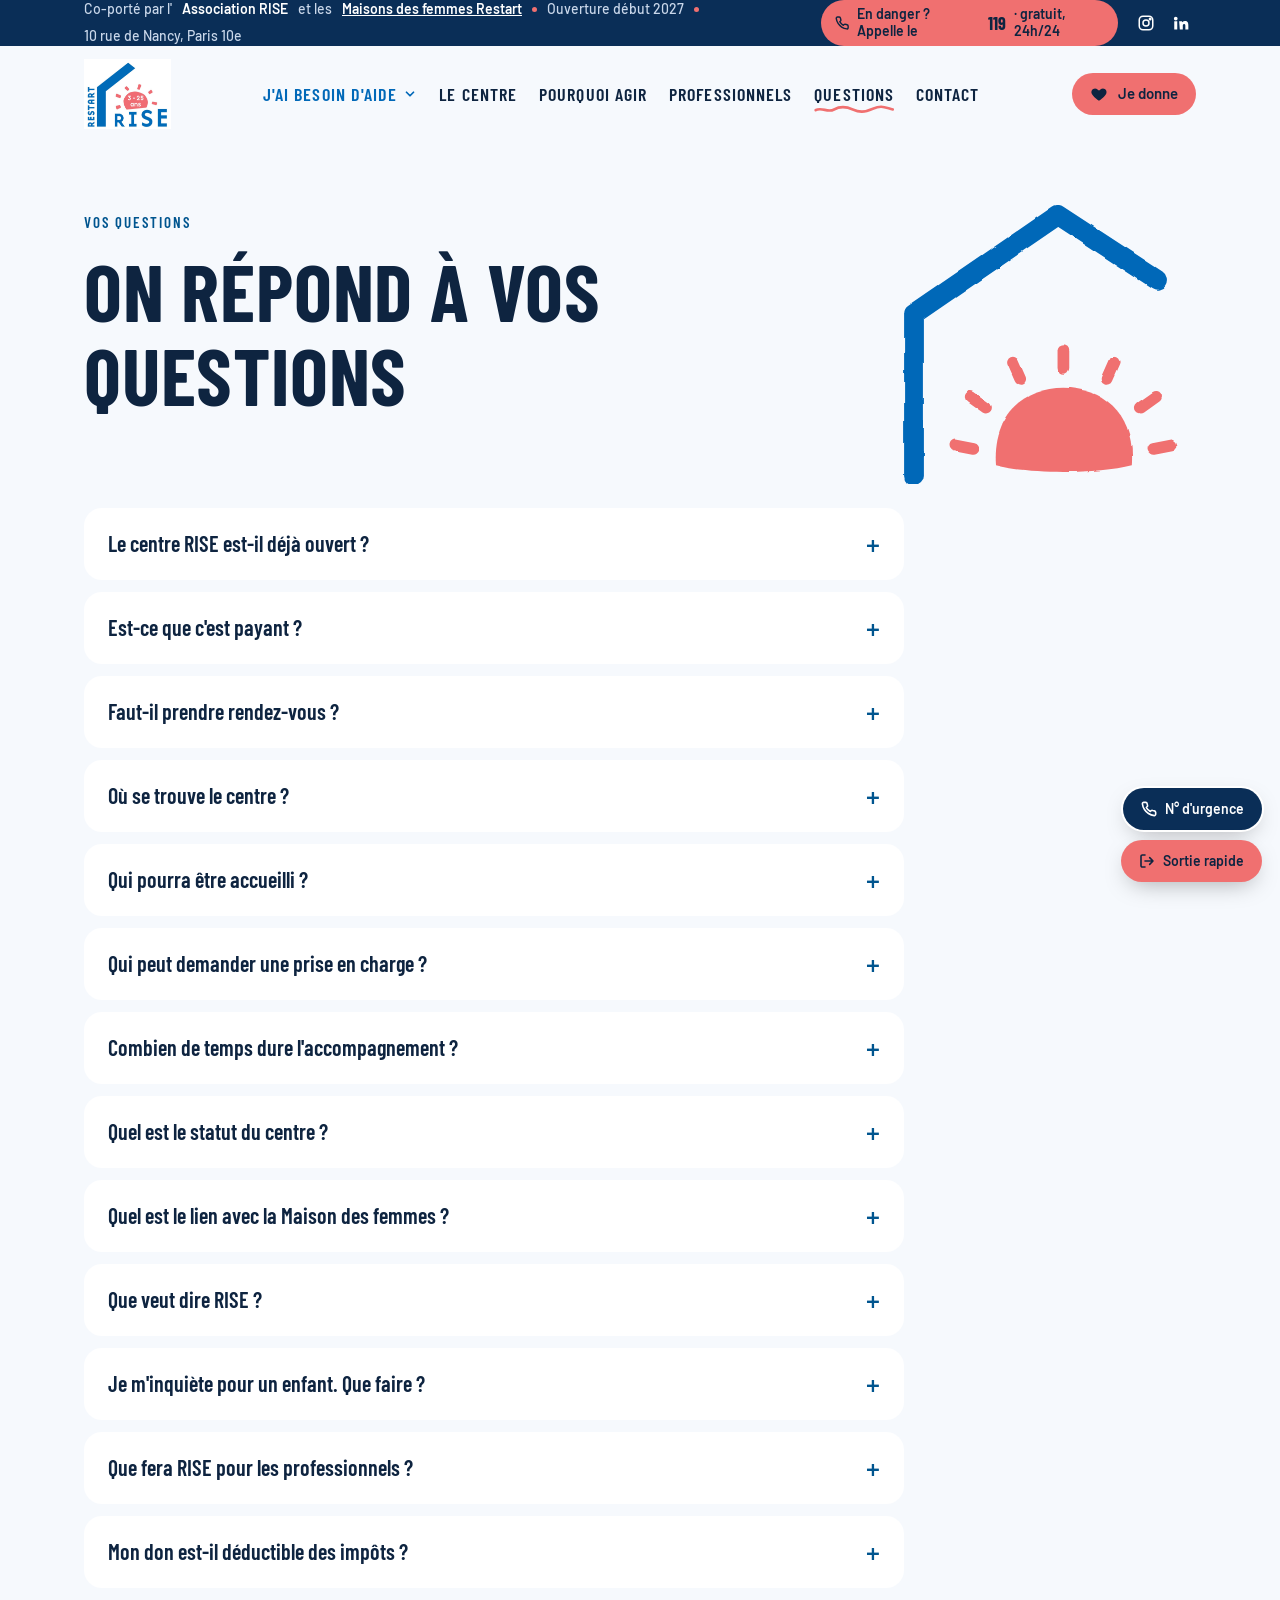
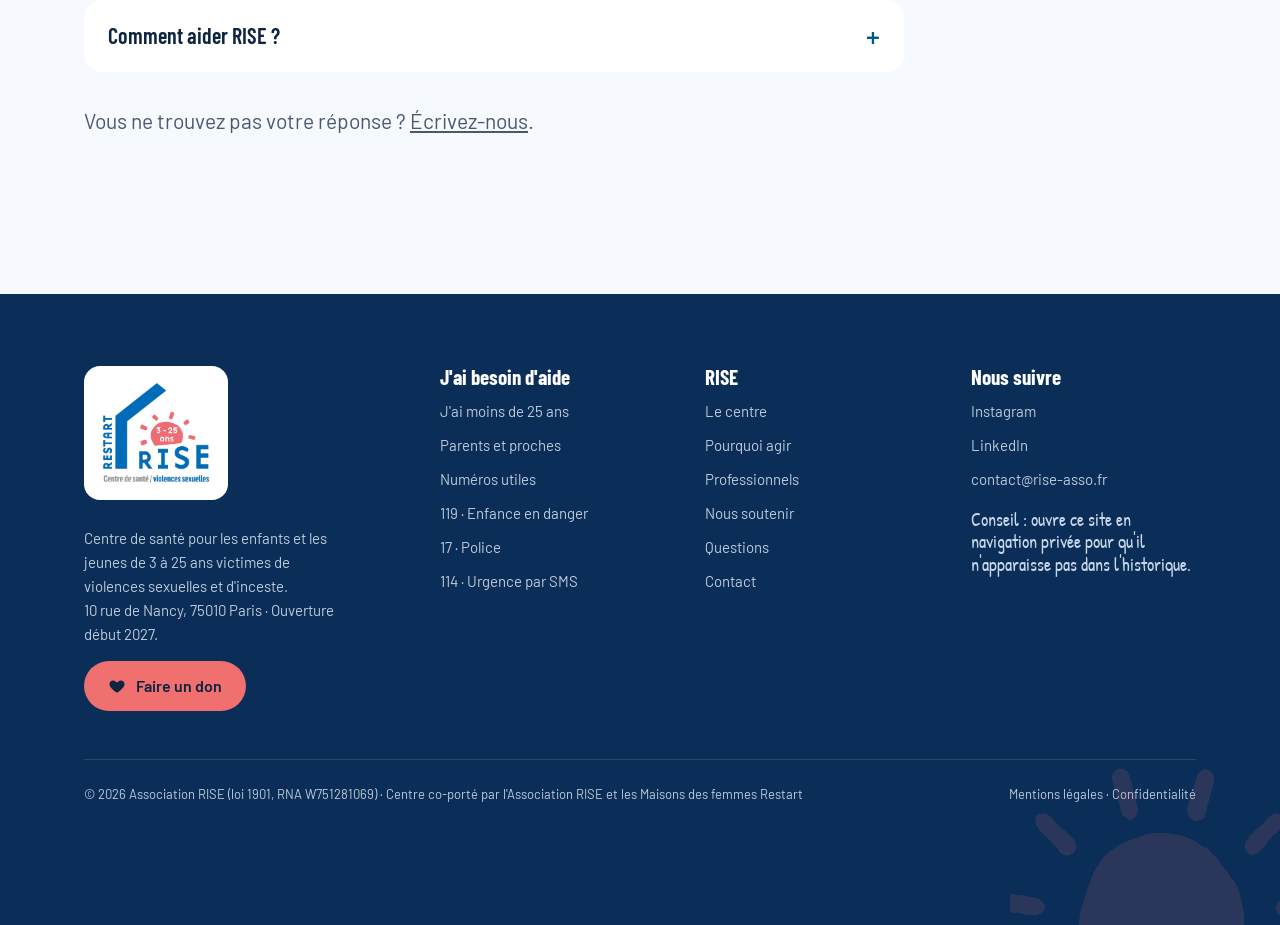
<file: questions.html>
<!doctype html>
<html lang="fr">
<head>
<meta charset="utf-8">
<meta name="robots" content="noindex, nofollow">
<meta name="viewport" content="width=device-width, initial-scale=1">
<title>Questions · RISE Paris</title>
<meta name="description" content="Ouverture, adresse, accueil, prise en charge, lien avec la Maison des femmes : on répond à vos questions sur RISE.">
<link rel="preconnect" href="https://fonts.googleapis.com">
<link rel="preconnect" href="https://fonts.gstatic.com" crossorigin>
<link href="https://fonts.googleapis.com/css2?family=Barlow+Condensed:wght@500;600;700&family=Barlow:wght@400;500;600&family=Patrick+Hand&display=swap" rel="stylesheet">
<link rel="stylesheet" href="style.css?v=64814ea5">
</head>
<body>
<div class="progress" aria-hidden="true"></div>
<svg width="0" height="0" style="position:absolute" aria-hidden="true" focusable="false">
  <defs>
    <filter id="crayon" x="-15%" y="-15%" width="130%" height="130%"><feTurbulence type="fractalNoise" baseFrequency="0.035" numOctaves="2" seed="4" result="n"/><feDisplacementMap in="SourceGraphic" in2="n" scale="3.5" xChannelSelector="R" yChannelSelector="G"/></filter>
    <symbol id="d-sun" viewBox="0 0 200 160"><g filter="url(#crayon)"><path d="M46 150C42 100 70 72 100 72C132 72 160 100 156 150C124 158 78 158 46 150Z" fill="#F07070"/><g stroke="#F07070" stroke-width="12" stroke-linecap="round" fill="none"><path d="M15.9 122.1L-5.6 117.5"/><path d="M38.1 80.3L22.3 65.0"/><path d="M79.2 56.6L73.9 35.2"/><path d="M123.7 57.3L129.8 36.2"/><path d="M161.9 80.3L177.7 65.0"/><path d="M184.1 122.1L205.6 117.5"/></g></g></symbol>
    <symbol id="d-house" viewBox="0 0 220 200"><path filter="url(#crayon)" d="M30 190V82L122 16L192 64" fill="none" stroke="#0068B8" stroke-width="18" stroke-linecap="round" stroke-linejoin="round"/></symbol>
    <symbol id="d-heart" viewBox="0 0 100 92"><path filter="url(#crayon)" d="M50 84C22 64 8 46 14 28C20 12 42 10 50 30C58 10 80 12 86 28C92 46 78 64 50 84Z" fill="none" stroke="currentColor" stroke-width="7" stroke-linecap="round" stroke-linejoin="round"/></symbol>
    <symbol id="d-star" viewBox="0 0 100 100"><path filter="url(#crayon)" d="M50.0 10.0L60.6 37.4L89.9 39.0L67.1 57.6L74.7 86.0L50.0 70.0L25.3 86.0L32.9 57.6L10.1 39.0L39.4 37.4Z" fill="none" stroke="currentColor" stroke-width="7" stroke-linecap="round" stroke-linejoin="round"/></symbol>
    <symbol id="d-arrow" viewBox="0 0 120 70"><g filter="url(#crayon)" fill="none" stroke="currentColor" stroke-width="5" stroke-linecap="round" stroke-linejoin="round"><path d="M8 14C38 6 78 14 104 48"/><path d="M86 46L106 52L108 30"/></g></symbol>
    <symbol id="d-cloud" viewBox="0 0 124 72"><path filter="url(#crayon)" d="M30 62C10 62 8 38 28 36C30 16 58 10 68 28C76 16 102 20 100 40C118 40 120 62 100 62Z" fill="#fff" stroke="currentColor" stroke-width="5" stroke-linejoin="round"/></symbol>
    <symbol id="d-wave" viewBox="0 0 240 24" preserveAspectRatio="none"><path filter="url(#crayon)" d="M4 14C24 4 40 22 60 12S96 4 116 12S150 20 176 10S210 6 236 12" fill="none" stroke="currentColor" stroke-width="6" stroke-linecap="round"/></symbol>
  </defs>
</svg>

<div class="topbar">
  <div class="wrap topbar-in">
    <span class="tb-left">Co-porté par l'<b>Association RISE</b> et les <a href="https://www.lamaisondesfemmes.fr/" target="_blank" rel="noopener">Maisons des femmes Restart</a><i></i>Ouverture début 2027<i></i>10 rue de Nancy, Paris 10e</span>
    <span class="tb-right">
      <a class="tb-sos" href="tel:119"><svg width="16" height="16" viewBox="0 0 24 24" fill="none" stroke="currentColor" stroke-width="2.4" stroke-linecap="round" stroke-linejoin="round" aria-hidden="true"><path d="M22 16.9v3a2 2 0 0 1-2.2 2 19.8 19.8 0 0 1-8.6-3.1 19.5 19.5 0 0 1-6-6A19.8 19.8 0 0 1 2.1 4.2 2 2 0 0 1 4.1 2h3a2 2 0 0 1 2 1.7c.1.9.4 1.8.7 2.7a2 2 0 0 1-.5 2.1L8 9.8a16 16 0 0 0 6 6l1.3-1.3a2 2 0 0 1 2.1-.4c.9.3 1.8.6 2.7.7a2 2 0 0 1 1.7 2z"/></svg> En danger ? Appelle le <b>119</b> · gratuit, 24h/24</a>
      <a class="tb-ico" href="https://www.instagram.com/rise__paris/" target="_blank" rel="noopener" aria-label="Instagram de RISE"><svg width="18" height="18" viewBox="0 0 24 24" fill="none" stroke="currentColor" stroke-width="2" aria-hidden="true"><rect x="3" y="3" width="18" height="18" rx="5"/><circle cx="12" cy="12" r="4"/><circle cx="17.5" cy="6.5" r="1" fill="currentColor"/></svg></a>
      <a class="tb-ico" href="https://www.linkedin.com/company/rise-asso-paris/" target="_blank" rel="noopener" aria-label="LinkedIn de RISE"><svg width="18" height="18" viewBox="0 0 24 24" fill="currentColor" aria-hidden="true"><path d="M4.98 3.5a2.5 2.5 0 1 1 0 5 2.5 2.5 0 0 1 0-5zM3 9.5h4v11H3zM9.5 9.5h3.8v1.6h.1c.5-.9 1.8-1.9 3.7-1.9 4 0 4.7 2.6 4.7 6v5.3h-4v-4.7c0-1.1 0-2.6-1.6-2.6s-1.8 1.2-1.8 2.5v4.8h-4z"/></svg></a>
    </span>
  </div>
</div>

<header id="top">
  <div class="wrap bar">
    <a class="brand" href="index.html" aria-label="RISE, accueil">
      <img class="brand-logo" src="logo-rise-restart-sans-mention.png" alt="RISE Restart, 3-25 ans" width="692" height="560">
      <span class="brand-tag"><span class="g">Centre de santé /</span><span class="b">violences sexuelles</span></span>
    </a>
    <nav id="nav" aria-label="Navigation principale">
      <ul class="menu">
        <li class="has-sub">
          <button class="menu-btn" type="button" aria-expanded="false" aria-controls="sub-aide">J'ai besoin d'aide <svg width="14" height="14" viewBox="0 0 24 24" fill="none" stroke="currentColor" stroke-width="3" stroke-linecap="round" stroke-linejoin="round" aria-hidden="true"><path d="M6 9l6 6 6-6"/></svg></button>
          <div class="sub" id="sub-aide">
            <a href="jeunes.html"><strong>J'ai moins de 25 ans</strong><span>Ce n'est pas de ta faute. À qui en parler.</span></a>
            <a href="parents.html"><strong>Je suis parent ou proche</strong><span>Les signes, les bons réflexes, les démarches.</span></a>
            <a href="urgences.html"><strong>Numéros utiles</strong><span>Qui appeler, selon la situation.</span></a>
            <a class="sub-sos" href="tel:119"><svg width="16" height="16" viewBox="0 0 24 24" fill="none" stroke="currentColor" stroke-width="2.4" stroke-linecap="round" stroke-linejoin="round" aria-hidden="true"><path d="M22 16.9v3a2 2 0 0 1-2.2 2 19.8 19.8 0 0 1-8.6-3.1 19.5 19.5 0 0 1-6-6A19.8 19.8 0 0 1 2.1 4.2 2 2 0 0 1 4.1 2h3a2 2 0 0 1 2 1.7c.1.9.4 1.8.7 2.7a2 2 0 0 1-.5 2.1L8 9.8a16 16 0 0 0 6 6l1.3-1.3a2 2 0 0 1 2.1-.4c.9.3 1.8.6 2.7.7a2 2 0 0 1 1.7 2z"/></svg> <span><b>Danger ou doute ? Appelle le 119</b> Gratuit, anonyme, 24h/24</span></a>
          </div>
        </li>
        <li><a href="centre.html">Le centre</a></li>
        <li><a href="pourquoi.html">Pourquoi agir</a></li>
        <li><a href="professionnels.html">Professionnels</a></li>
        <li><a href="questions.html" aria-current="page">Questions</a></li>
        <li><a href="contact.html">Contact</a></li>
      </ul>
      <div class="menu-extra">
        <a class="btn btn-primary btn-lg" href="tel:119"><svg width="16" height="16" viewBox="0 0 24 24" fill="none" stroke="currentColor" stroke-width="2.4" stroke-linecap="round" stroke-linejoin="round" aria-hidden="true"><path d="M22 16.9v3a2 2 0 0 1-2.2 2 19.8 19.8 0 0 1-8.6-3.1 19.5 19.5 0 0 1-6-6A19.8 19.8 0 0 1 2.1 4.2 2 2 0 0 1 4.1 2h3a2 2 0 0 1 2 1.7c.1.9.4 1.8.7 2.7a2 2 0 0 1-.5 2.1L8 9.8a16 16 0 0 0 6 6l1.3-1.3a2 2 0 0 1 2.1-.4c.9.3 1.8.6 2.7.7a2 2 0 0 1 1.7 2z"/></svg> Appeler le 119</a>
        <a class="btn btn-accent btn-lg" href="https://don.lamaisondesfemmes.fr/b/mon-don" target="_blank" rel="noopener"><svg width="18" height="18" viewBox="0 0 24 24" fill="currentColor" aria-hidden="true"><path d="M12 21s-7.5-4.6-9.6-9.3C.9 8.4 3 4.5 6.7 4.5c2.1 0 3.6 1.1 4.3 2.5h2c.7-1.4 2.2-2.5 4.3-2.5 3.7 0 5.8 3.9 4.3 7.2C19.5 16.4 12 21 12 21z"/></svg> Faire un don</a>
        <svg class="menu-sun" aria-hidden="true"><use href="#d-sun"/></svg>
      </div>
    </nav>
    <div class="bar-ctas">
      <a class="btn btn-accent" href="https://don.lamaisondesfemmes.fr/b/mon-don" target="_blank" rel="noopener"><svg width="18" height="18" viewBox="0 0 24 24" fill="currentColor" aria-hidden="true"><path d="M12 21s-7.5-4.6-9.6-9.3C.9 8.4 3 4.5 6.7 4.5c2.1 0 3.6 1.1 4.3 2.5h2c.7-1.4 2.2-2.5 4.3-2.5 3.7 0 5.8 3.9 4.3 7.2C19.5 16.4 12 21 12 21z"/></svg> Je donne</a>
      <button class="menu-toggle" aria-label="Ouvrir le menu" aria-expanded="false" aria-controls="nav">
        <span></span><span></span><span></span>
      </button>
    </div>
  </div>
</header>

<main>
<section class="page-hero">
    <div class="wrap">
      <span class="eyebrow">Vos questions</span>
      <h1>On répond à vos questions</h1>
    </div>
  </section>

  <section class="tight">
    <div class="wrap">
      <div class="faq">
        <details><summary>Le centre RISE est-il déjà ouvert ?</summary><p>Pas encore : il ouvre début 2027. En attendant, si vous avez besoin d'aide, appelez le 119, gratuit 24h/24. En cas de danger immédiat, appelez le 17.</p></details>
        <details><summary>Est-ce que c'est payant ?</summary><p>Non. RISE pratique le tiers payant intégral : aucun reste à charge pour les familles.</p></details>
        <details><summary>Faut-il prendre rendez-vous ?</summary><p>Non : l'accueil se fera aussi sans rendez-vous.</p></details>
        <details><summary>Où se trouve le centre ?</summary><p>Au <a href="https://www.google.com/maps/search/?api=1&query=10+rue+de+Nancy+75010+Paris" target="_blank" rel="noopener">10 rue de Nancy, 75010 Paris</a>, entre Gare de l'Est et République. Le centre partage le site avec le siège des Maisons des femmes Restart et le foyer Mon Palier.</p></details>
        <details><summary>Qui pourra être accueilli ?</summary><p>Les enfants, adolescents et jeunes adultes de 3 à 25 ans victimes de violences sexuelles et d'inceste, garçons comme filles. Des psychologues seront dédiés aux 3–15 ans et aux 15–25 ans. RISE pourra accueillir environ 600 patient·es par an.</p></details>
        <details><summary>Qui peut demander une prise en charge ?</summary><p>Dès 3 ans, un parent, l'établissement scolaire ou un professionnel de la justice. À partir de 15 ans, l'adolescent·e peut aussi faire la demande seul·e. <span class="todo">À valider par l'équipe</span></p></details>
        <details><summary>Combien de temps dure l'accompagnement ?</summary><p>Chaque jeune suit un parcours personnalisé, de 3 à 36 mois selon la gravité du traumatisme.</p></details>
        <details><summary>Quel est le statut du centre ?</summary><p>RISE sera un centre de santé associatif, conventionné avec l'Assurance maladie, et soutenu par la Ville de Paris.</p></details>
        <details><summary>Quel est le lien avec la Maison des femmes ?</summary><p>RISE est co-porté par deux associations : l'Association RISE, fondée par la psychologue Laurence Joseph et Laure Lamm-Coutard, et les Maisons des femmes Restart, fondées par le Dr Ghada Hatem-Gantzer, présidente d'honneur de RISE. RISE reprend le modèle des Maisons des femmes et l'étend aux enfants, aux garçons et aux jeunes adultes.</p></details>
        <details><summary>Que veut dire RISE ?</summary><p>Résilience, Soutien, Inceste, Espoir. C'est aussi un hommage au poème de Maya Angelou <em>Still I Rise</em>.</p></details>
        <details><summary>Je m'inquiète pour un enfant. Que faire ?</summary><p>Écoutez-le, croyez-le et ne restez pas seul·e avec vos doutes : les écoutants du 119 conseillent aussi les adultes. En cas de danger immédiat, appelez le 17. Voir aussi notre page <a href="parents.html">Parents et proches</a>.</p></details>
        <details><summary>Que fera RISE pour les professionnels ?</summary><p>Une mission de formation auprès des soignant·es, des professionnel·les de la petite enfance, des écoles, des coachs sportifs et des parents, pour améliorer le repérage des enfants victimes. Voir la page <a href="professionnels.html">Professionnels</a>.</p></details>
        <details><summary>Mon don est-il déductible des impôts ?</summary><p>Oui : 66 % de réduction d'impôt pour un particulier, 60 % pour une entreprise. Les dons passent par les Maisons des femmes Restart, qui émettent le reçu fiscal, et sont fléchés vers RISE.</p></details>
        <details><summary>Comment aider RISE ?</summary><p>Par un don, ponctuel ou mensuel, par du mécénat d'entreprise ou de fondation, ou en rejoignant l'équipe. Voir la page <a href="soutenir.html">Nous soutenir</a>.</p></details>
      </div>
      <p class="lead" style="margin-top:32px">Vous ne trouvez pas votre réponse ? <a href="contact.html">Écrivez-nous</a>.</p>
    </div>
  </section>
</main>

<footer>
  <svg class="foot-sun" aria-hidden="true"><use href="#d-sun"/></svg>
  <div class="wrap">
    <div class="foot">
      <div>
        <span class="foot-logo"><img src="logo-rise-restart.png" alt="RISE, centre de santé Restart pour les 3-25 ans victimes de violences sexuelles" width="694" height="658"></span>
        <p style="max-width:32ch;font-size:15px">Centre de santé pour les enfants et les jeunes de 3 à 25 ans victimes de violences sexuelles et d'inceste.<br>10 rue de Nancy, 75010 Paris · Ouverture début 2027.</p>
        <a class="btn btn-accent" href="https://don.lamaisondesfemmes.fr/b/mon-don" target="_blank" rel="noopener"><svg width="18" height="18" viewBox="0 0 24 24" fill="currentColor" aria-hidden="true"><path d="M12 21s-7.5-4.6-9.6-9.3C.9 8.4 3 4.5 6.7 4.5c2.1 0 3.6 1.1 4.3 2.5h2c.7-1.4 2.2-2.5 4.3-2.5 3.7 0 5.8 3.9 4.3 7.2C19.5 16.4 12 21 12 21z"/></svg> Faire un don</a>
      </div>
      <div>
        <h4>J'ai besoin d'aide</h4>
        <ul><li><a href="jeunes.html">J'ai moins de 25 ans</a></li><li><a href="parents.html">Parents et proches</a></li><li><a href="urgences.html">Numéros utiles</a></li><li><a href="tel:119">119 · Enfance en danger</a></li><li><a href="tel:17">17 · Police</a></li><li><a href="sms:114">114 · Urgence par SMS</a></li></ul>
      </div>
      <div>
        <h4>RISE</h4>
        <ul><li><a href="centre.html">Le centre</a></li><li><a href="pourquoi.html">Pourquoi agir</a></li><li><a href="professionnels.html">Professionnels</a></li><li><a href="soutenir.html">Nous soutenir</a></li><li><a href="questions.html">Questions</a></li><li><a href="contact.html">Contact</a></li></ul>
      </div>
      <div>
        <h4>Nous suivre</h4>
        <ul><li><a href="https://www.instagram.com/rise__paris/" target="_blank" rel="noopener">Instagram</a></li><li><a href="https://www.linkedin.com/company/rise-asso-paris/" target="_blank" rel="noopener">LinkedIn</a></li><li><a href="mailto:contact@rise-asso.fr">contact@rise-asso.fr</a></li></ul>
        <p class="foot-tip">Conseil : ouvre ce site en navigation privée pour qu'il n'apparaisse pas dans l'historique.</p>
      </div>
    </div>
    <div class="foot-bottom"><span>© 2026 Association RISE (loi 1901, RNA W751281069) · Centre co-porté par l'Association RISE et les Maisons des femmes Restart</span><span><a href="#">Mentions légales</a> · <a href="#">Confidentialité</a></span></div>
  </div>
</footer>

<div class="sos-panel" id="sos-panel" role="dialog" aria-label="Numéros d'urgence">
  <h4>Numéros d'urgence</h4>
  <div class="phones">
    <a class="phone" href="tel:119"><b>119</b><span><strong>Enfance en danger</strong>Gratuit, 24h/24</span></a>
    <a class="phone" href="tel:17"><b>17</b><span><strong>Police secours</strong>Danger immédiat</span></a>
    <a class="phone" href="sms:114"><b>114</b><span><strong>Par SMS</strong>Si tu ne peux pas parler</span></a>
  </div>
  <a class="more-dark" href="urgences.html">Tous les numéros utiles →</a>
</div>
<div class="safety">
  <button class="sos" id="sos-btn" aria-expanded="false" aria-controls="sos-panel"><svg width="16" height="16" viewBox="0 0 24 24" fill="none" stroke="currentColor" stroke-width="2.4" stroke-linecap="round" stroke-linejoin="round" aria-hidden="true"><path d="M22 16.9v3a2 2 0 0 1-2.2 2 19.8 19.8 0 0 1-8.6-3.1 19.5 19.5 0 0 1-6-6A19.8 19.8 0 0 1 2.1 4.2 2 2 0 0 1 4.1 2h3a2 2 0 0 1 2 1.7c.1.9.4 1.8.7 2.7a2 2 0 0 1-.5 2.1L8 9.8a16 16 0 0 0 6 6l1.3-1.3a2 2 0 0 1 2.1-.4c.9.3 1.8.6 2.7.7a2 2 0 0 1 1.7 2z"/></svg> N° d'urgence</button>
  <button class="exit" id="exit-btn" title="Quitte immédiatement ce site">
    <svg width="16" height="16" viewBox="0 0 24 24" fill="none" stroke="currentColor" stroke-width="2.4" stroke-linecap="round" stroke-linejoin="round" aria-hidden="true"><path d="M9 21H5a2 2 0 0 1-2-2V5a2 2 0 0 1 2-2h4M16 17l5-5-5-5M21 12H9"/></svg>
    Sortie rapide
  </button>
</div>

<script src="site.js?v=0e5b252c"></script>
</body>
</html>
</file>
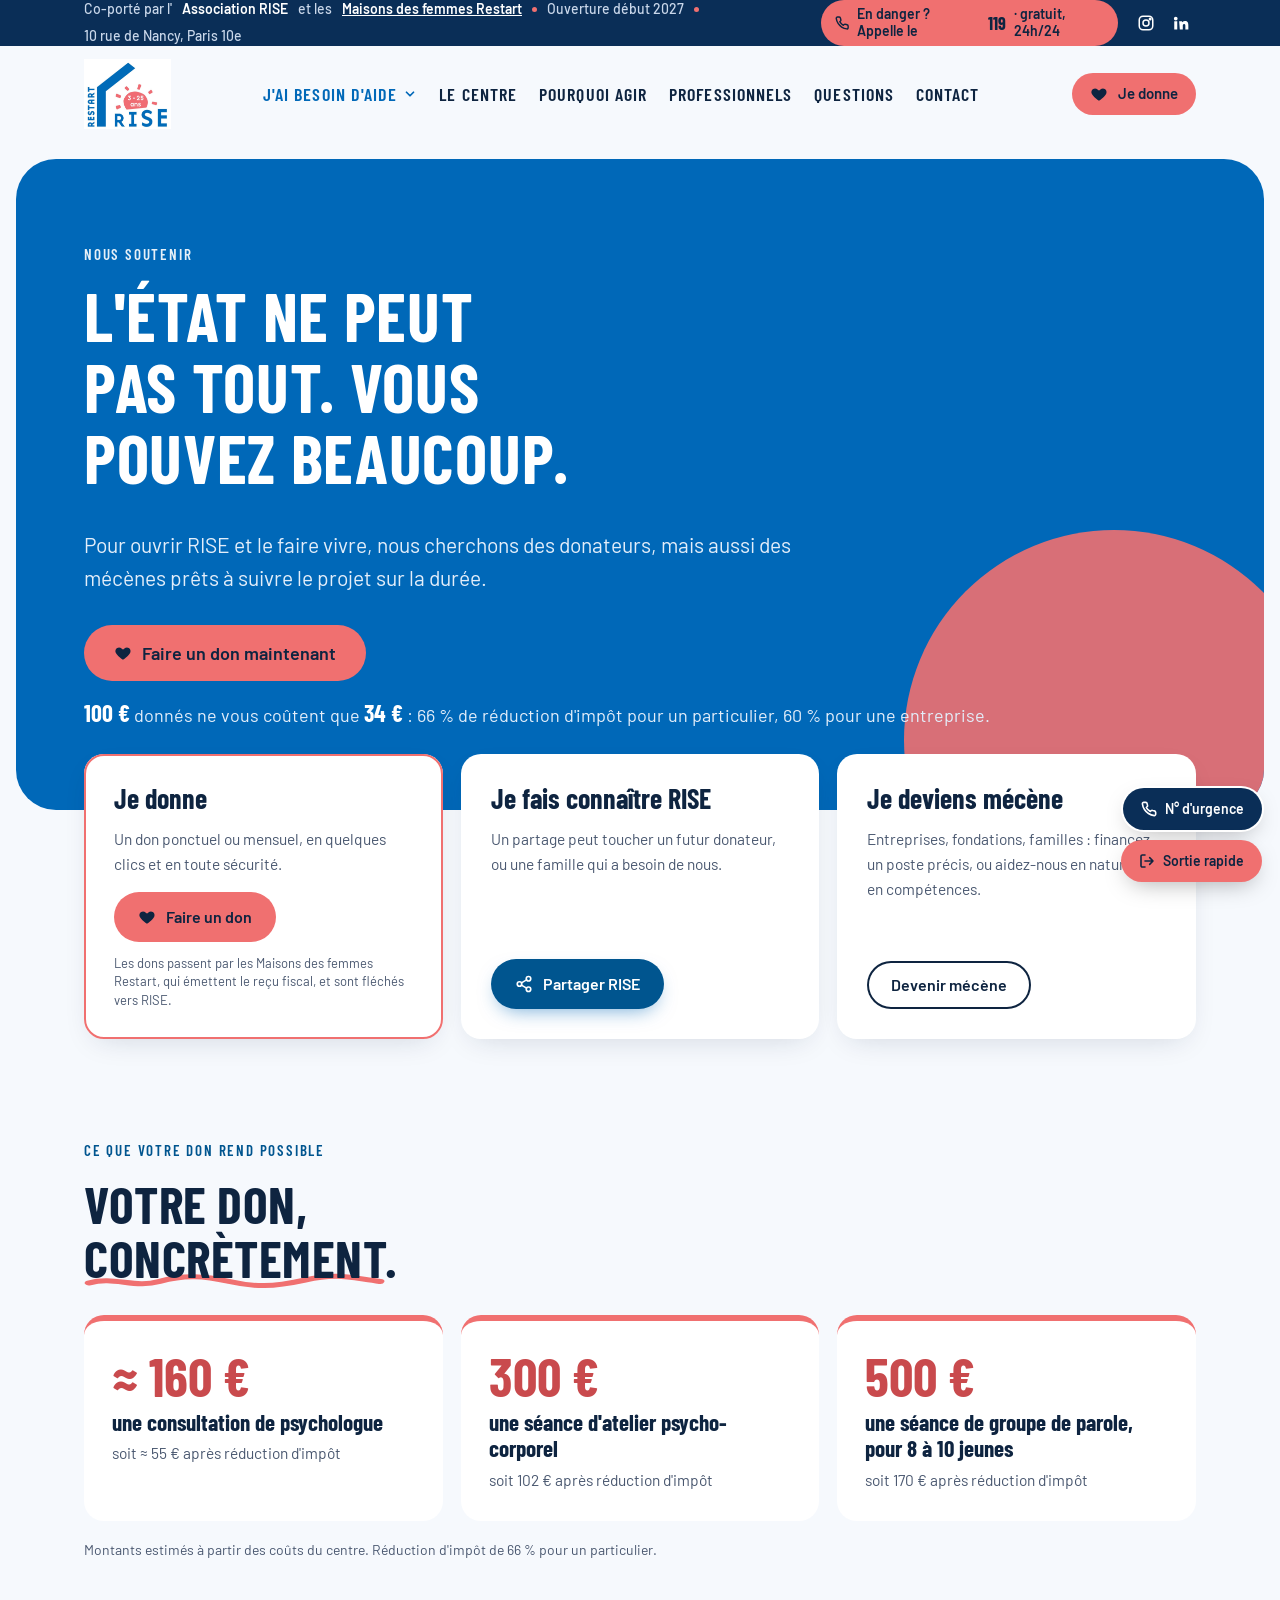
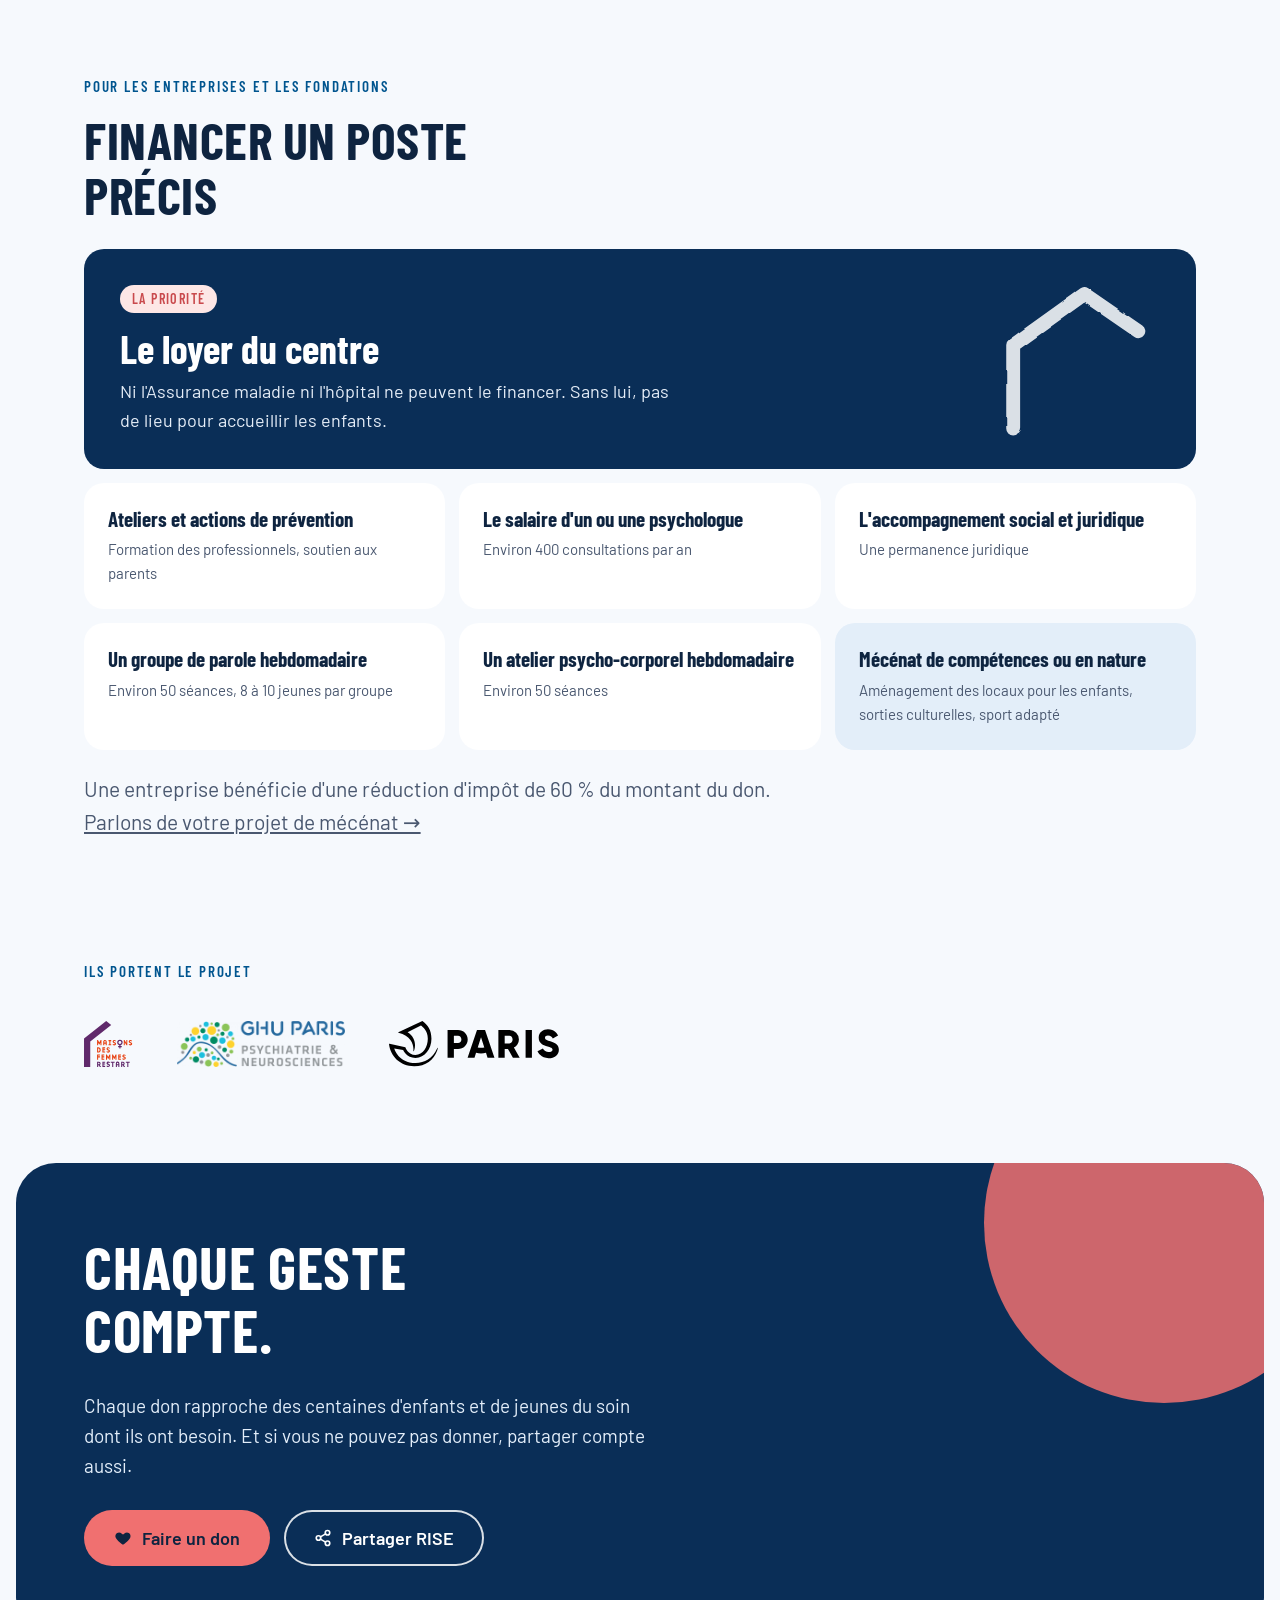
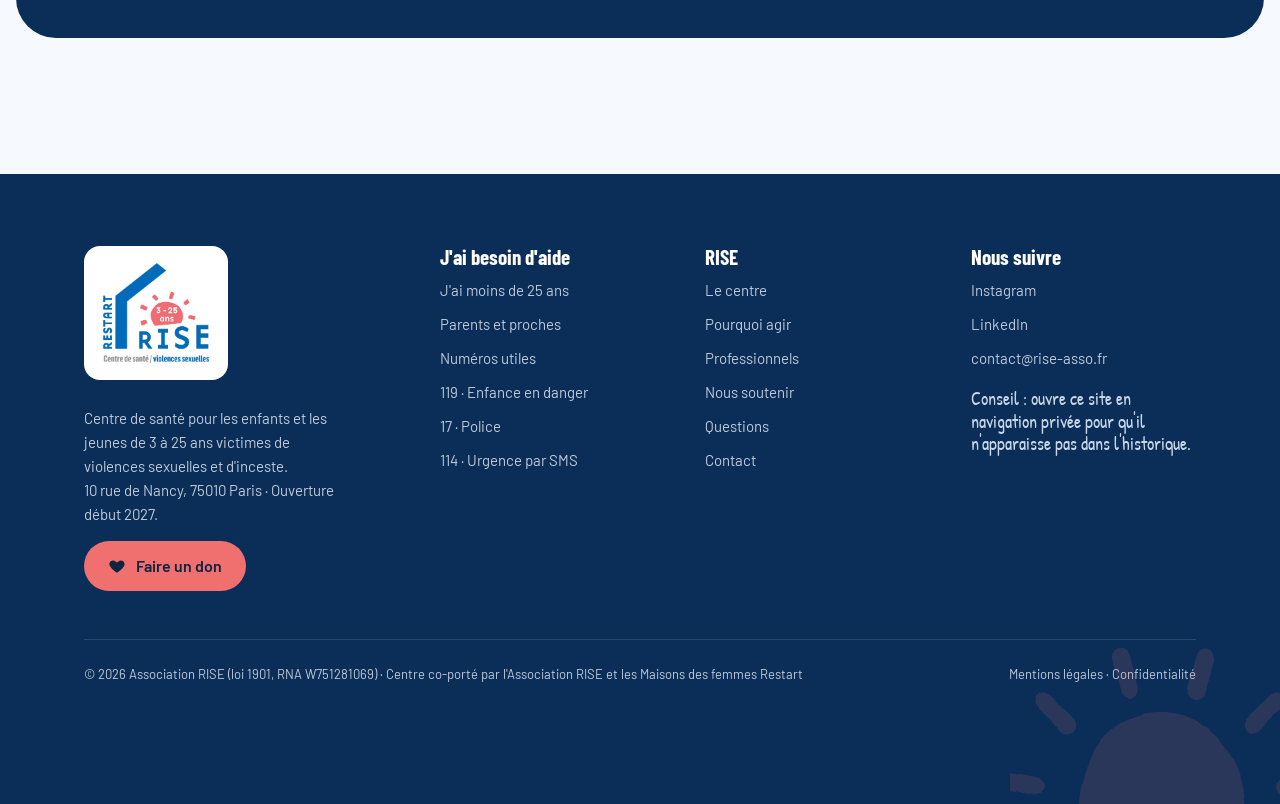
<file: soutenir.html>
<!doctype html>
<html lang="fr">
<head>
<meta charset="utf-8">
<meta name="robots" content="noindex, nofollow">
<meta name="viewport" content="width=device-width, initial-scale=1">
<title>Nous soutenir · RISE Paris</title>
<meta name="description" content="Soutenez l'ouverture de RISE, centre de santé pour les 3-25 ans victimes de violences sexuelles. Don déductible à 66 % (particuliers) ou 60 % (entreprises), mécénat, partage.">
<link rel="preconnect" href="https://fonts.googleapis.com">
<link rel="preconnect" href="https://fonts.gstatic.com" crossorigin>
<link href="https://fonts.googleapis.com/css2?family=Barlow+Condensed:wght@500;600;700&family=Barlow:wght@400;500;600&family=Patrick+Hand&display=swap" rel="stylesheet">
<link rel="stylesheet" href="style.css?v=64814ea5">
</head>
<body>
<div class="progress" aria-hidden="true"></div>
<svg width="0" height="0" style="position:absolute" aria-hidden="true" focusable="false">
  <defs>
    <filter id="crayon" x="-15%" y="-15%" width="130%" height="130%"><feTurbulence type="fractalNoise" baseFrequency="0.035" numOctaves="2" seed="4" result="n"/><feDisplacementMap in="SourceGraphic" in2="n" scale="3.5" xChannelSelector="R" yChannelSelector="G"/></filter>
    <symbol id="d-sun" viewBox="0 0 200 160"><g filter="url(#crayon)"><path d="M46 150C42 100 70 72 100 72C132 72 160 100 156 150C124 158 78 158 46 150Z" fill="#F07070"/><g stroke="#F07070" stroke-width="12" stroke-linecap="round" fill="none"><path d="M15.9 122.1L-5.6 117.5"/><path d="M38.1 80.3L22.3 65.0"/><path d="M79.2 56.6L73.9 35.2"/><path d="M123.7 57.3L129.8 36.2"/><path d="M161.9 80.3L177.7 65.0"/><path d="M184.1 122.1L205.6 117.5"/></g></g></symbol>
    <symbol id="d-house" viewBox="0 0 220 200"><path filter="url(#crayon)" d="M30 190V82L122 16L192 64" fill="none" stroke="#0068B8" stroke-width="18" stroke-linecap="round" stroke-linejoin="round"/></symbol>
    <symbol id="d-heart" viewBox="0 0 100 92"><path filter="url(#crayon)" d="M50 84C22 64 8 46 14 28C20 12 42 10 50 30C58 10 80 12 86 28C92 46 78 64 50 84Z" fill="none" stroke="currentColor" stroke-width="7" stroke-linecap="round" stroke-linejoin="round"/></symbol>
    <symbol id="d-star" viewBox="0 0 100 100"><path filter="url(#crayon)" d="M50.0 10.0L60.6 37.4L89.9 39.0L67.1 57.6L74.7 86.0L50.0 70.0L25.3 86.0L32.9 57.6L10.1 39.0L39.4 37.4Z" fill="none" stroke="currentColor" stroke-width="7" stroke-linecap="round" stroke-linejoin="round"/></symbol>
    <symbol id="d-arrow" viewBox="0 0 120 70"><g filter="url(#crayon)" fill="none" stroke="currentColor" stroke-width="5" stroke-linecap="round" stroke-linejoin="round"><path d="M8 14C38 6 78 14 104 48"/><path d="M86 46L106 52L108 30"/></g></symbol>
    <symbol id="d-cloud" viewBox="0 0 124 72"><path filter="url(#crayon)" d="M30 62C10 62 8 38 28 36C30 16 58 10 68 28C76 16 102 20 100 40C118 40 120 62 100 62Z" fill="#fff" stroke="currentColor" stroke-width="5" stroke-linejoin="round"/></symbol>
    <symbol id="d-wave" viewBox="0 0 240 24" preserveAspectRatio="none"><path filter="url(#crayon)" d="M4 14C24 4 40 22 60 12S96 4 116 12S150 20 176 10S210 6 236 12" fill="none" stroke="currentColor" stroke-width="6" stroke-linecap="round"/></symbol>
  </defs>
</svg>

<div class="topbar">
  <div class="wrap topbar-in">
    <span class="tb-left">Co-porté par l'<b>Association RISE</b> et les <a href="https://www.lamaisondesfemmes.fr/" target="_blank" rel="noopener">Maisons des femmes Restart</a><i></i>Ouverture début 2027<i></i>10 rue de Nancy, Paris 10e</span>
    <span class="tb-right">
      <a class="tb-sos" href="tel:119"><svg width="16" height="16" viewBox="0 0 24 24" fill="none" stroke="currentColor" stroke-width="2.4" stroke-linecap="round" stroke-linejoin="round" aria-hidden="true"><path d="M22 16.9v3a2 2 0 0 1-2.2 2 19.8 19.8 0 0 1-8.6-3.1 19.5 19.5 0 0 1-6-6A19.8 19.8 0 0 1 2.1 4.2 2 2 0 0 1 4.1 2h3a2 2 0 0 1 2 1.7c.1.9.4 1.8.7 2.7a2 2 0 0 1-.5 2.1L8 9.8a16 16 0 0 0 6 6l1.3-1.3a2 2 0 0 1 2.1-.4c.9.3 1.8.6 2.7.7a2 2 0 0 1 1.7 2z"/></svg> En danger ? Appelle le <b>119</b> · gratuit, 24h/24</a>
      <a class="tb-ico" href="https://www.instagram.com/rise__paris/" target="_blank" rel="noopener" aria-label="Instagram de RISE"><svg width="18" height="18" viewBox="0 0 24 24" fill="none" stroke="currentColor" stroke-width="2" aria-hidden="true"><rect x="3" y="3" width="18" height="18" rx="5"/><circle cx="12" cy="12" r="4"/><circle cx="17.5" cy="6.5" r="1" fill="currentColor"/></svg></a>
      <a class="tb-ico" href="https://www.linkedin.com/company/rise-asso-paris/" target="_blank" rel="noopener" aria-label="LinkedIn de RISE"><svg width="18" height="18" viewBox="0 0 24 24" fill="currentColor" aria-hidden="true"><path d="M4.98 3.5a2.5 2.5 0 1 1 0 5 2.5 2.5 0 0 1 0-5zM3 9.5h4v11H3zM9.5 9.5h3.8v1.6h.1c.5-.9 1.8-1.9 3.7-1.9 4 0 4.7 2.6 4.7 6v5.3h-4v-4.7c0-1.1 0-2.6-1.6-2.6s-1.8 1.2-1.8 2.5v4.8h-4z"/></svg></a>
    </span>
  </div>
</div>

<header id="top">
  <div class="wrap bar">
    <a class="brand" href="index.html" aria-label="RISE, accueil">
      <img class="brand-logo" src="logo-rise-restart-sans-mention.png" alt="RISE Restart, 3-25 ans" width="692" height="560">
      <span class="brand-tag"><span class="g">Centre de santé /</span><span class="b">violences sexuelles</span></span>
    </a>
    <nav id="nav" aria-label="Navigation principale">
      <ul class="menu">
        <li class="has-sub">
          <button class="menu-btn" type="button" aria-expanded="false" aria-controls="sub-aide">J'ai besoin d'aide <svg width="14" height="14" viewBox="0 0 24 24" fill="none" stroke="currentColor" stroke-width="3" stroke-linecap="round" stroke-linejoin="round" aria-hidden="true"><path d="M6 9l6 6 6-6"/></svg></button>
          <div class="sub" id="sub-aide">
            <a href="jeunes.html"><strong>J'ai moins de 25 ans</strong><span>Ce n'est pas de ta faute. À qui en parler.</span></a>
            <a href="parents.html"><strong>Je suis parent ou proche</strong><span>Les signes, les bons réflexes, les démarches.</span></a>
            <a href="urgences.html"><strong>Numéros utiles</strong><span>Qui appeler, selon la situation.</span></a>
            <a class="sub-sos" href="tel:119"><svg width="16" height="16" viewBox="0 0 24 24" fill="none" stroke="currentColor" stroke-width="2.4" stroke-linecap="round" stroke-linejoin="round" aria-hidden="true"><path d="M22 16.9v3a2 2 0 0 1-2.2 2 19.8 19.8 0 0 1-8.6-3.1 19.5 19.5 0 0 1-6-6A19.8 19.8 0 0 1 2.1 4.2 2 2 0 0 1 4.1 2h3a2 2 0 0 1 2 1.7c.1.9.4 1.8.7 2.7a2 2 0 0 1-.5 2.1L8 9.8a16 16 0 0 0 6 6l1.3-1.3a2 2 0 0 1 2.1-.4c.9.3 1.8.6 2.7.7a2 2 0 0 1 1.7 2z"/></svg> <span><b>Danger ou doute ? Appelle le 119</b> Gratuit, anonyme, 24h/24</span></a>
          </div>
        </li>
        <li><a href="centre.html">Le centre</a></li>
        <li><a href="pourquoi.html">Pourquoi agir</a></li>
        <li><a href="professionnels.html">Professionnels</a></li>
        <li><a href="questions.html">Questions</a></li>
        <li><a href="contact.html">Contact</a></li>
      </ul>
      <div class="menu-extra">
        <a class="btn btn-primary btn-lg" href="tel:119"><svg width="16" height="16" viewBox="0 0 24 24" fill="none" stroke="currentColor" stroke-width="2.4" stroke-linecap="round" stroke-linejoin="round" aria-hidden="true"><path d="M22 16.9v3a2 2 0 0 1-2.2 2 19.8 19.8 0 0 1-8.6-3.1 19.5 19.5 0 0 1-6-6A19.8 19.8 0 0 1 2.1 4.2 2 2 0 0 1 4.1 2h3a2 2 0 0 1 2 1.7c.1.9.4 1.8.7 2.7a2 2 0 0 1-.5 2.1L8 9.8a16 16 0 0 0 6 6l1.3-1.3a2 2 0 0 1 2.1-.4c.9.3 1.8.6 2.7.7a2 2 0 0 1 1.7 2z"/></svg> Appeler le 119</a>
        <a class="btn btn-accent btn-lg" href="https://don.lamaisondesfemmes.fr/b/mon-don" target="_blank" rel="noopener"><svg width="18" height="18" viewBox="0 0 24 24" fill="currentColor" aria-hidden="true"><path d="M12 21s-7.5-4.6-9.6-9.3C.9 8.4 3 4.5 6.7 4.5c2.1 0 3.6 1.1 4.3 2.5h2c.7-1.4 2.2-2.5 4.3-2.5 3.7 0 5.8 3.9 4.3 7.2C19.5 16.4 12 21 12 21z"/></svg> Faire un don</a>
        <svg class="menu-sun" aria-hidden="true"><use href="#d-sun"/></svg>
      </div>
    </nav>
    <div class="bar-ctas">
      <a class="btn btn-accent" href="https://don.lamaisondesfemmes.fr/b/mon-don" target="_blank" rel="noopener"><svg width="18" height="18" viewBox="0 0 24 24" fill="currentColor" aria-hidden="true"><path d="M12 21s-7.5-4.6-9.6-9.3C.9 8.4 3 4.5 6.7 4.5c2.1 0 3.6 1.1 4.3 2.5h2c.7-1.4 2.2-2.5 4.3-2.5 3.7 0 5.8 3.9 4.3 7.2C19.5 16.4 12 21 12 21z"/></svg> Je donne</a>
      <button class="menu-toggle" aria-label="Ouvrir le menu" aria-expanded="false" aria-controls="nav">
        <span></span><span></span><span></span>
      </button>
    </div>
  </div>
</header>

<main>
<div class="give-hero">
    <div class="wrap">
      <span class="eyebrow">Nous soutenir</span>
      <h1 style="font-size:clamp(40px,5.6vw,68px);max-width:16ch">L'État ne peut pas tout. Vous pouvez beaucoup.</h1>
      <p class="lead">Pour ouvrir RISE et le faire vivre, nous cherchons des donateurs, mais aussi des mécènes prêts à suivre le projet sur la durée.</p>
      <div class="hero-ctas"><a class="btn btn-accent btn-lg" href="https://don.lamaisondesfemmes.fr/b/mon-don" target="_blank" rel="noopener"><svg width="18" height="18" viewBox="0 0 24 24" fill="currentColor" aria-hidden="true"><path d="M12 21s-7.5-4.6-9.6-9.3C.9 8.4 3 4.5 6.7 4.5c2.1 0 3.6 1.1 4.3 2.5h2c.7-1.4 2.2-2.5 4.3-2.5 3.7 0 5.8 3.9 4.3 7.2C19.5 16.4 12 21 12 21z"/></svg> Faire un don maintenant</a></div>
      <p class="tax-note"><b>100 €</b> donnés ne vous coûtent que <b>34 €</b> : 66 % de réduction d'impôt pour un particulier, 60 % pour une entreprise.</p>
    </div>
  </div>

  <div class="wrap give-wrap">
    <div class="give-grid">
      <div class="give-card give-main reveal" style="box-shadow:var(--shadow)">
        <h3>Je donne</h3>
        <p>Un don ponctuel ou mensuel, en quelques clics et en toute sécurité.</p>
        <a class="btn btn-accent" href="https://don.lamaisondesfemmes.fr/b/mon-don" target="_blank" rel="noopener"><svg width="18" height="18" viewBox="0 0 24 24" fill="currentColor" aria-hidden="true"><path d="M12 21s-7.5-4.6-9.6-9.3C.9 8.4 3 4.5 6.7 4.5c2.1 0 3.6 1.1 4.3 2.5h2c.7-1.4 2.2-2.5 4.3-2.5 3.7 0 5.8 3.9 4.3 7.2C19.5 16.4 12 21 12 21z"/></svg> Faire un don</a>
        <small>Les dons passent par les Maisons des femmes Restart, qui émettent le reçu fiscal, et sont fléchés vers RISE.</small>
      </div>
      <div class="give-card reveal" style="box-shadow:var(--shadow)">
        <h3>Je fais connaître RISE</h3>
        <p>Un partage peut toucher un futur donateur, ou une famille qui a besoin de nous.</p>
        <button class="btn btn-primary" type="button" data-share><svg width="18" height="18" viewBox="0 0 24 24" fill="none" stroke="currentColor" stroke-width="2.2" stroke-linecap="round" stroke-linejoin="round" aria-hidden="true"><circle cx="18" cy="5" r="3"/><circle cx="6" cy="12" r="3"/><circle cx="18" cy="19" r="3"/><path d="M8.6 13.5l6.8 4M15.4 6.5l-6.8 4"/></svg> Partager RISE</button>
      </div>
      <div class="give-card reveal" style="box-shadow:var(--shadow)">
        <h3>Je deviens mécène</h3>
        <p>Entreprises, fondations, familles : financez un poste précis, ou aidez-nous en nature ou en compétences.</p>
        <a class="btn btn-ghost" href="mailto:contact@rise-asso.fr?subject=M%C3%A9c%C3%A9nat">Devenir mécène</a>
      </div>
    </div>
  </div>

  <section>
    <div class="wrap">
      <span class="eyebrow">Ce que votre don rend possible</span>
      <h2 class="section-title">Votre don, <span class="mark">concrètement</span>.</h2>
      <div class="gift-grid">
        <div class="gift reveal"><b>≈ 160 €</b><strong>une consultation de psychologue</strong><span>soit ≈ 55 € après réduction d'impôt</span></div>
        <div class="gift reveal"><b>300 €</b><strong>une séance d'atelier psycho-corporel</strong><span>soit 102 € après réduction d'impôt</span></div>
        <div class="gift reveal"><b>500 €</b><strong>une séance de groupe de parole, pour 8 à 10 jeunes</strong><span>soit 170 € après réduction d'impôt</span></div>
      </div>
      <p class="review-note">Montants estimés à partir des coûts du centre. Réduction d'impôt de 66 % pour un particulier.</p>
    </div>
  </section>

  <section style="padding-top:0">
    <div class="wrap">
      <span class="eyebrow">Pour les entreprises et les fondations</span>
      <h2 class="section-title">Financer un poste précis</h2>
      <div class="rent reveal">
        <div>
          <span class="cp-tag">La priorité</span>
          <h3>Le loyer du centre</h3>
          <p>Ni l'Assurance maladie ni l'hôpital ne peuvent le financer. Sans lui, pas de lieu pour accueillir les enfants.</p>
        </div>
        <svg class="rent-house" aria-hidden="true"><use href="#d-house"/></svg>
      </div>
      <div class="posts">
        <div class="post reveal"><strong>Ateliers et actions de prévention</strong><span>Formation des professionnels, soutien aux parents</span></div>
        <div class="post reveal"><strong>Le salaire d'un ou une psychologue</strong><span>Environ 400 consultations par an</span></div>
        <div class="post reveal"><strong>L'accompagnement social et juridique</strong><span>Une permanence juridique</span></div>
        <div class="post reveal"><strong>Un groupe de parole hebdomadaire</strong><span>Environ 50 séances, 8 à 10 jeunes par groupe</span></div>
        <div class="post reveal"><strong>Un atelier psycho-corporel hebdomadaire</strong><span>Environ 50 séances</span></div>
        <div class="post post-nat reveal"><strong>Mécénat de compétences ou en nature</strong><span>Aménagement des locaux pour les enfants, sorties culturelles, sport adapté</span></div>
      </div>
      <p class="lead" style="margin-top:22px">Une entreprise bénéficie d'une réduction d'impôt de 60 % du montant du don. <a href="mailto:contact@rise-asso.fr?subject=M%C3%A9c%C3%A9nat">Parlons de votre projet de mécénat →</a></p>
    </div>
  </section>

  <section style="padding-top:0">
    <div class="wrap">
      <span class="eyebrow">Ils portent le projet</span>
      <div class="logo-row">
        <img src="logo-restart.svg" alt="Maisons des femmes Restart">
        <img src="logo-ghu-paris.png" alt="GHU Paris psychiatrie &amp; neurosciences">
        <img src="logo-ville-de-paris.svg" alt="Ville de Paris">
      </div>
    </div>
  </section>

  <section style="padding-top:0">
    <div class="cta-band reveal">
      <div class="wrap">
        <h2>Chaque geste compte.</h2>
        <p>Chaque don rapproche des centaines d'enfants et de jeunes du soin dont ils ont besoin. Et si vous ne pouvez pas donner, partager compte aussi.</p>
        <div class="hero-ctas">
          <a class="btn btn-accent btn-lg" href="https://don.lamaisondesfemmes.fr/b/mon-don" target="_blank" rel="noopener"><svg width="18" height="18" viewBox="0 0 24 24" fill="currentColor" aria-hidden="true"><path d="M12 21s-7.5-4.6-9.6-9.3C.9 8.4 3 4.5 6.7 4.5c2.1 0 3.6 1.1 4.3 2.5h2c.7-1.4 2.2-2.5 4.3-2.5 3.7 0 5.8 3.9 4.3 7.2C19.5 16.4 12 21 12 21z"/></svg> Faire un don</a>
          <button class="btn btn-ghost-w btn-lg" type="button" data-share><svg width="18" height="18" viewBox="0 0 24 24" fill="none" stroke="currentColor" stroke-width="2.2" stroke-linecap="round" stroke-linejoin="round" aria-hidden="true"><circle cx="18" cy="5" r="3"/><circle cx="6" cy="12" r="3"/><circle cx="18" cy="19" r="3"/><path d="M8.6 13.5l6.8 4M15.4 6.5l-6.8 4"/></svg> Partager RISE</button>
        </div>
      </div>
    </div>
  </section>
</main>

<footer>
  <svg class="foot-sun" aria-hidden="true"><use href="#d-sun"/></svg>
  <div class="wrap">
    <div class="foot">
      <div>
        <span class="foot-logo"><img src="logo-rise-restart.png" alt="RISE, centre de santé Restart pour les 3-25 ans victimes de violences sexuelles" width="694" height="658"></span>
        <p style="max-width:32ch;font-size:15px">Centre de santé pour les enfants et les jeunes de 3 à 25 ans victimes de violences sexuelles et d'inceste.<br>10 rue de Nancy, 75010 Paris · Ouverture début 2027.</p>
        <a class="btn btn-accent" href="https://don.lamaisondesfemmes.fr/b/mon-don" target="_blank" rel="noopener"><svg width="18" height="18" viewBox="0 0 24 24" fill="currentColor" aria-hidden="true"><path d="M12 21s-7.5-4.6-9.6-9.3C.9 8.4 3 4.5 6.7 4.5c2.1 0 3.6 1.1 4.3 2.5h2c.7-1.4 2.2-2.5 4.3-2.5 3.7 0 5.8 3.9 4.3 7.2C19.5 16.4 12 21 12 21z"/></svg> Faire un don</a>
      </div>
      <div>
        <h4>J'ai besoin d'aide</h4>
        <ul><li><a href="jeunes.html">J'ai moins de 25 ans</a></li><li><a href="parents.html">Parents et proches</a></li><li><a href="urgences.html">Numéros utiles</a></li><li><a href="tel:119">119 · Enfance en danger</a></li><li><a href="tel:17">17 · Police</a></li><li><a href="sms:114">114 · Urgence par SMS</a></li></ul>
      </div>
      <div>
        <h4>RISE</h4>
        <ul><li><a href="centre.html">Le centre</a></li><li><a href="pourquoi.html">Pourquoi agir</a></li><li><a href="professionnels.html">Professionnels</a></li><li><a href="soutenir.html">Nous soutenir</a></li><li><a href="questions.html">Questions</a></li><li><a href="contact.html">Contact</a></li></ul>
      </div>
      <div>
        <h4>Nous suivre</h4>
        <ul><li><a href="https://www.instagram.com/rise__paris/" target="_blank" rel="noopener">Instagram</a></li><li><a href="https://www.linkedin.com/company/rise-asso-paris/" target="_blank" rel="noopener">LinkedIn</a></li><li><a href="mailto:contact@rise-asso.fr">contact@rise-asso.fr</a></li></ul>
        <p class="foot-tip">Conseil : ouvre ce site en navigation privée pour qu'il n'apparaisse pas dans l'historique.</p>
      </div>
    </div>
    <div class="foot-bottom"><span>© 2026 Association RISE (loi 1901, RNA W751281069) · Centre co-porté par l'Association RISE et les Maisons des femmes Restart</span><span><a href="#">Mentions légales</a> · <a href="#">Confidentialité</a></span></div>
  </div>
</footer>

<div class="sos-panel" id="sos-panel" role="dialog" aria-label="Numéros d'urgence">
  <h4>Numéros d'urgence</h4>
  <div class="phones">
    <a class="phone" href="tel:119"><b>119</b><span><strong>Enfance en danger</strong>Gratuit, 24h/24</span></a>
    <a class="phone" href="tel:17"><b>17</b><span><strong>Police secours</strong>Danger immédiat</span></a>
    <a class="phone" href="sms:114"><b>114</b><span><strong>Par SMS</strong>Si tu ne peux pas parler</span></a>
  </div>
  <a class="more-dark" href="urgences.html">Tous les numéros utiles →</a>
</div>
<div class="safety">
  <button class="sos" id="sos-btn" aria-expanded="false" aria-controls="sos-panel"><svg width="16" height="16" viewBox="0 0 24 24" fill="none" stroke="currentColor" stroke-width="2.4" stroke-linecap="round" stroke-linejoin="round" aria-hidden="true"><path d="M22 16.9v3a2 2 0 0 1-2.2 2 19.8 19.8 0 0 1-8.6-3.1 19.5 19.5 0 0 1-6-6A19.8 19.8 0 0 1 2.1 4.2 2 2 0 0 1 4.1 2h3a2 2 0 0 1 2 1.7c.1.9.4 1.8.7 2.7a2 2 0 0 1-.5 2.1L8 9.8a16 16 0 0 0 6 6l1.3-1.3a2 2 0 0 1 2.1-.4c.9.3 1.8.6 2.7.7a2 2 0 0 1 1.7 2z"/></svg> N° d'urgence</button>
  <button class="exit" id="exit-btn" title="Quitte immédiatement ce site">
    <svg width="16" height="16" viewBox="0 0 24 24" fill="none" stroke="currentColor" stroke-width="2.4" stroke-linecap="round" stroke-linejoin="round" aria-hidden="true"><path d="M9 21H5a2 2 0 0 1-2-2V5a2 2 0 0 1 2-2h4M16 17l5-5-5-5M21 12H9"/></svg>
    Sortie rapide
  </button>
</div>

<script src="site.js?v=0e5b252c"></script>
</body>
</html>
</file>
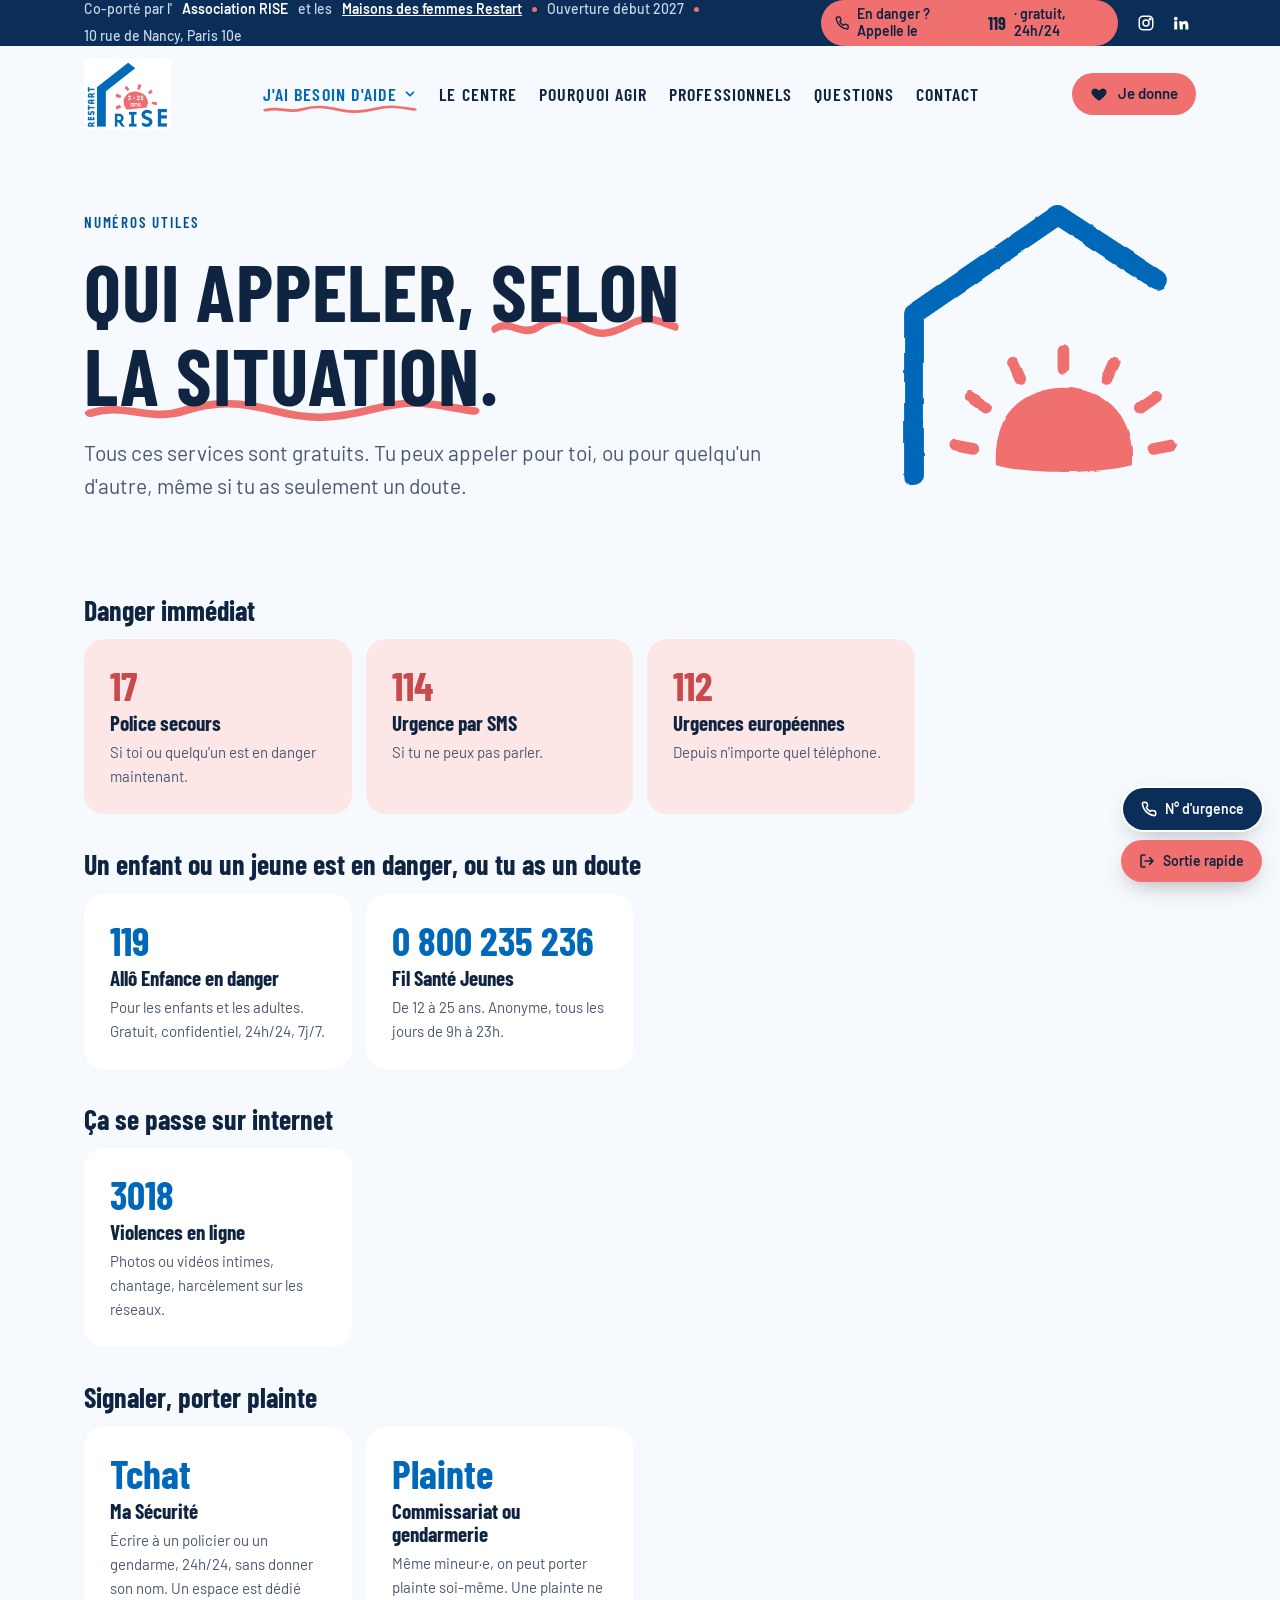
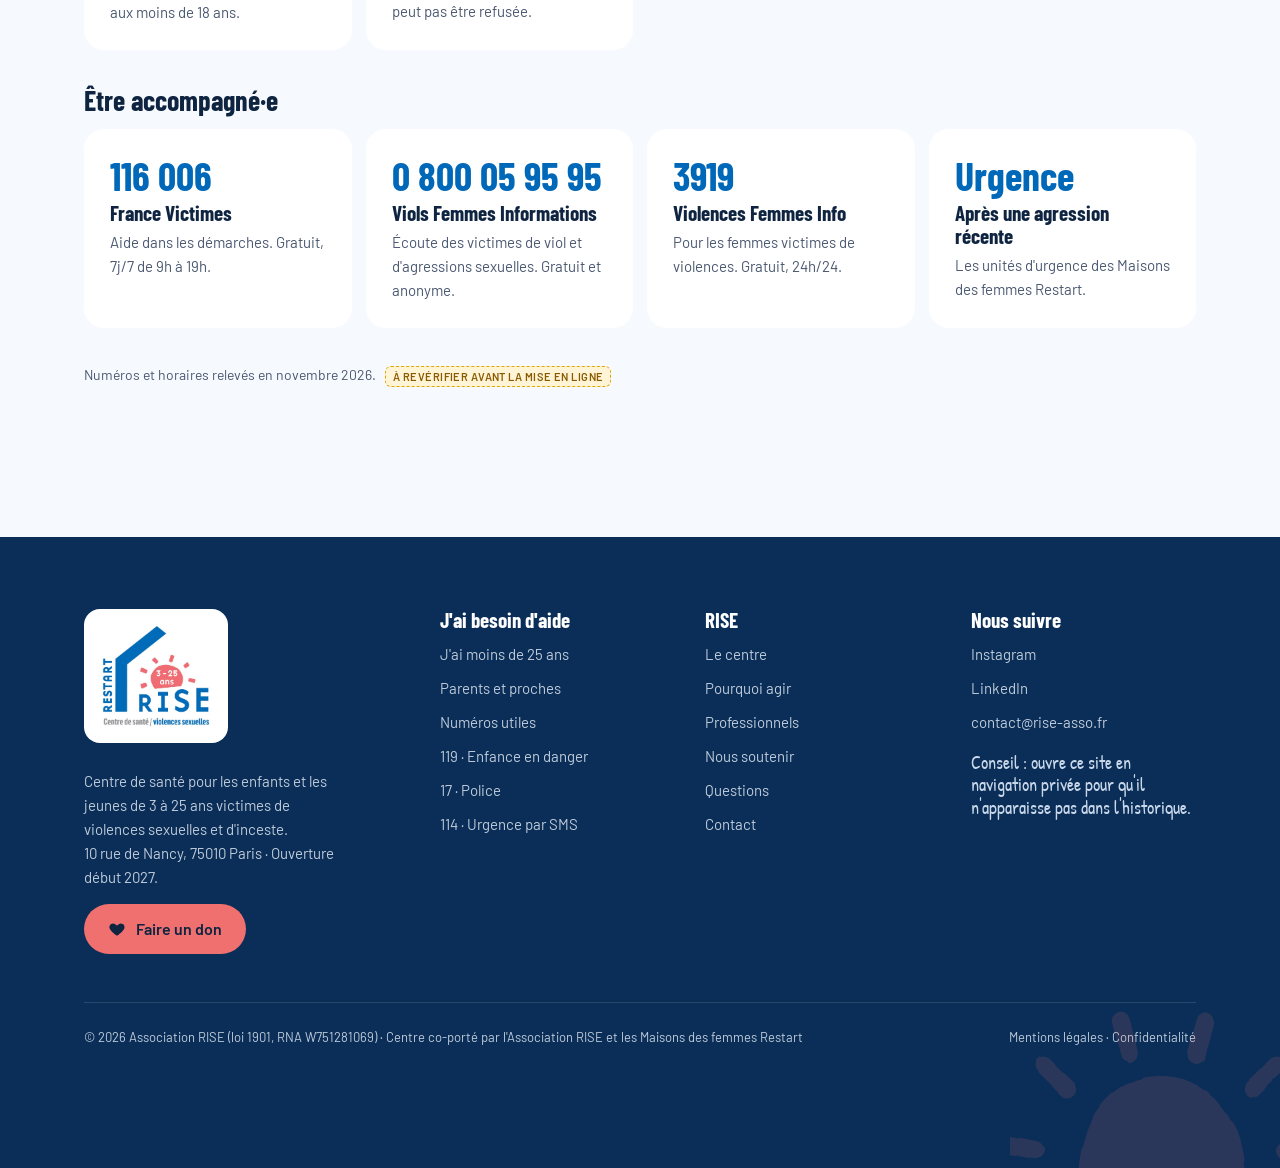
<file: urgences.html>
<!doctype html>
<html lang="fr">
<head>
<meta charset="utf-8">
<meta name="robots" content="noindex, nofollow">
<meta name="viewport" content="width=device-width, initial-scale=1">
<title>Numéros utiles · RISE Paris</title>
<meta name="description" content="Qui appeler en cas de violences sexuelles sur un enfant ou un jeune : 17, 114, 119, Fil Santé Jeunes, 3018, France Victimes, tchat Ma Sécurité.">
<link rel="preconnect" href="https://fonts.googleapis.com">
<link rel="preconnect" href="https://fonts.gstatic.com" crossorigin>
<link href="https://fonts.googleapis.com/css2?family=Barlow+Condensed:wght@500;600;700&family=Barlow:wght@400;500;600&family=Patrick+Hand&display=swap" rel="stylesheet">
<link rel="stylesheet" href="style.css?v=64814ea5">
</head>
<body>
<div class="progress" aria-hidden="true"></div>
<svg width="0" height="0" style="position:absolute" aria-hidden="true" focusable="false">
  <defs>
    <filter id="crayon" x="-15%" y="-15%" width="130%" height="130%"><feTurbulence type="fractalNoise" baseFrequency="0.035" numOctaves="2" seed="4" result="n"/><feDisplacementMap in="SourceGraphic" in2="n" scale="3.5" xChannelSelector="R" yChannelSelector="G"/></filter>
    <symbol id="d-sun" viewBox="0 0 200 160"><g filter="url(#crayon)"><path d="M46 150C42 100 70 72 100 72C132 72 160 100 156 150C124 158 78 158 46 150Z" fill="#F07070"/><g stroke="#F07070" stroke-width="12" stroke-linecap="round" fill="none"><path d="M15.9 122.1L-5.6 117.5"/><path d="M38.1 80.3L22.3 65.0"/><path d="M79.2 56.6L73.9 35.2"/><path d="M123.7 57.3L129.8 36.2"/><path d="M161.9 80.3L177.7 65.0"/><path d="M184.1 122.1L205.6 117.5"/></g></g></symbol>
    <symbol id="d-house" viewBox="0 0 220 200"><path filter="url(#crayon)" d="M30 190V82L122 16L192 64" fill="none" stroke="#0068B8" stroke-width="18" stroke-linecap="round" stroke-linejoin="round"/></symbol>
    <symbol id="d-heart" viewBox="0 0 100 92"><path filter="url(#crayon)" d="M50 84C22 64 8 46 14 28C20 12 42 10 50 30C58 10 80 12 86 28C92 46 78 64 50 84Z" fill="none" stroke="currentColor" stroke-width="7" stroke-linecap="round" stroke-linejoin="round"/></symbol>
    <symbol id="d-star" viewBox="0 0 100 100"><path filter="url(#crayon)" d="M50.0 10.0L60.6 37.4L89.9 39.0L67.1 57.6L74.7 86.0L50.0 70.0L25.3 86.0L32.9 57.6L10.1 39.0L39.4 37.4Z" fill="none" stroke="currentColor" stroke-width="7" stroke-linecap="round" stroke-linejoin="round"/></symbol>
    <symbol id="d-arrow" viewBox="0 0 120 70"><g filter="url(#crayon)" fill="none" stroke="currentColor" stroke-width="5" stroke-linecap="round" stroke-linejoin="round"><path d="M8 14C38 6 78 14 104 48"/><path d="M86 46L106 52L108 30"/></g></symbol>
    <symbol id="d-cloud" viewBox="0 0 124 72"><path filter="url(#crayon)" d="M30 62C10 62 8 38 28 36C30 16 58 10 68 28C76 16 102 20 100 40C118 40 120 62 100 62Z" fill="#fff" stroke="currentColor" stroke-width="5" stroke-linejoin="round"/></symbol>
    <symbol id="d-wave" viewBox="0 0 240 24" preserveAspectRatio="none"><path filter="url(#crayon)" d="M4 14C24 4 40 22 60 12S96 4 116 12S150 20 176 10S210 6 236 12" fill="none" stroke="currentColor" stroke-width="6" stroke-linecap="round"/></symbol>
  </defs>
</svg>

<div class="topbar">
  <div class="wrap topbar-in">
    <span class="tb-left">Co-porté par l'<b>Association RISE</b> et les <a href="https://www.lamaisondesfemmes.fr/" target="_blank" rel="noopener">Maisons des femmes Restart</a><i></i>Ouverture début 2027<i></i>10 rue de Nancy, Paris 10e</span>
    <span class="tb-right">
      <a class="tb-sos" href="tel:119"><svg width="16" height="16" viewBox="0 0 24 24" fill="none" stroke="currentColor" stroke-width="2.4" stroke-linecap="round" stroke-linejoin="round" aria-hidden="true"><path d="M22 16.9v3a2 2 0 0 1-2.2 2 19.8 19.8 0 0 1-8.6-3.1 19.5 19.5 0 0 1-6-6A19.8 19.8 0 0 1 2.1 4.2 2 2 0 0 1 4.1 2h3a2 2 0 0 1 2 1.7c.1.9.4 1.8.7 2.7a2 2 0 0 1-.5 2.1L8 9.8a16 16 0 0 0 6 6l1.3-1.3a2 2 0 0 1 2.1-.4c.9.3 1.8.6 2.7.7a2 2 0 0 1 1.7 2z"/></svg> En danger ? Appelle le <b>119</b> · gratuit, 24h/24</a>
      <a class="tb-ico" href="https://www.instagram.com/rise__paris/" target="_blank" rel="noopener" aria-label="Instagram de RISE"><svg width="18" height="18" viewBox="0 0 24 24" fill="none" stroke="currentColor" stroke-width="2" aria-hidden="true"><rect x="3" y="3" width="18" height="18" rx="5"/><circle cx="12" cy="12" r="4"/><circle cx="17.5" cy="6.5" r="1" fill="currentColor"/></svg></a>
      <a class="tb-ico" href="https://www.linkedin.com/company/rise-asso-paris/" target="_blank" rel="noopener" aria-label="LinkedIn de RISE"><svg width="18" height="18" viewBox="0 0 24 24" fill="currentColor" aria-hidden="true"><path d="M4.98 3.5a2.5 2.5 0 1 1 0 5 2.5 2.5 0 0 1 0-5zM3 9.5h4v11H3zM9.5 9.5h3.8v1.6h.1c.5-.9 1.8-1.9 3.7-1.9 4 0 4.7 2.6 4.7 6v5.3h-4v-4.7c0-1.1 0-2.6-1.6-2.6s-1.8 1.2-1.8 2.5v4.8h-4z"/></svg></a>
    </span>
  </div>
</div>

<header id="top">
  <div class="wrap bar">
    <a class="brand" href="index.html" aria-label="RISE, accueil">
      <img class="brand-logo" src="logo-rise-restart-sans-mention.png" alt="RISE Restart, 3-25 ans" width="692" height="560">
      <span class="brand-tag"><span class="g">Centre de santé /</span><span class="b">violences sexuelles</span></span>
    </a>
    <nav id="nav" aria-label="Navigation principale">
      <ul class="menu">
        <li class="has-sub current">
          <button class="menu-btn" type="button" aria-expanded="false" aria-controls="sub-aide">J'ai besoin d'aide <svg width="14" height="14" viewBox="0 0 24 24" fill="none" stroke="currentColor" stroke-width="3" stroke-linecap="round" stroke-linejoin="round" aria-hidden="true"><path d="M6 9l6 6 6-6"/></svg></button>
          <div class="sub" id="sub-aide">
            <a href="jeunes.html"><strong>J'ai moins de 25 ans</strong><span>Ce n'est pas de ta faute. À qui en parler.</span></a>
            <a href="parents.html"><strong>Je suis parent ou proche</strong><span>Les signes, les bons réflexes, les démarches.</span></a>
            <a href="urgences.html" aria-current="page"><strong>Numéros utiles</strong><span>Qui appeler, selon la situation.</span></a>
            <a class="sub-sos" href="tel:119"><svg width="16" height="16" viewBox="0 0 24 24" fill="none" stroke="currentColor" stroke-width="2.4" stroke-linecap="round" stroke-linejoin="round" aria-hidden="true"><path d="M22 16.9v3a2 2 0 0 1-2.2 2 19.8 19.8 0 0 1-8.6-3.1 19.5 19.5 0 0 1-6-6A19.8 19.8 0 0 1 2.1 4.2 2 2 0 0 1 4.1 2h3a2 2 0 0 1 2 1.7c.1.9.4 1.8.7 2.7a2 2 0 0 1-.5 2.1L8 9.8a16 16 0 0 0 6 6l1.3-1.3a2 2 0 0 1 2.1-.4c.9.3 1.8.6 2.7.7a2 2 0 0 1 1.7 2z"/></svg> <span><b>Danger ou doute ? Appelle le 119</b> Gratuit, anonyme, 24h/24</span></a>
          </div>
        </li>
        <li><a href="centre.html">Le centre</a></li>
        <li><a href="pourquoi.html">Pourquoi agir</a></li>
        <li><a href="professionnels.html">Professionnels</a></li>
        <li><a href="questions.html">Questions</a></li>
        <li><a href="contact.html">Contact</a></li>
      </ul>
      <div class="menu-extra">
        <a class="btn btn-primary btn-lg" href="tel:119"><svg width="16" height="16" viewBox="0 0 24 24" fill="none" stroke="currentColor" stroke-width="2.4" stroke-linecap="round" stroke-linejoin="round" aria-hidden="true"><path d="M22 16.9v3a2 2 0 0 1-2.2 2 19.8 19.8 0 0 1-8.6-3.1 19.5 19.5 0 0 1-6-6A19.8 19.8 0 0 1 2.1 4.2 2 2 0 0 1 4.1 2h3a2 2 0 0 1 2 1.7c.1.9.4 1.8.7 2.7a2 2 0 0 1-.5 2.1L8 9.8a16 16 0 0 0 6 6l1.3-1.3a2 2 0 0 1 2.1-.4c.9.3 1.8.6 2.7.7a2 2 0 0 1 1.7 2z"/></svg> Appeler le 119</a>
        <a class="btn btn-accent btn-lg" href="https://don.lamaisondesfemmes.fr/b/mon-don" target="_blank" rel="noopener"><svg width="18" height="18" viewBox="0 0 24 24" fill="currentColor" aria-hidden="true"><path d="M12 21s-7.5-4.6-9.6-9.3C.9 8.4 3 4.5 6.7 4.5c2.1 0 3.6 1.1 4.3 2.5h2c.7-1.4 2.2-2.5 4.3-2.5 3.7 0 5.8 3.9 4.3 7.2C19.5 16.4 12 21 12 21z"/></svg> Faire un don</a>
        <svg class="menu-sun" aria-hidden="true"><use href="#d-sun"/></svg>
      </div>
    </nav>
    <div class="bar-ctas">
      <a class="btn btn-accent" href="https://don.lamaisondesfemmes.fr/b/mon-don" target="_blank" rel="noopener"><svg width="18" height="18" viewBox="0 0 24 24" fill="currentColor" aria-hidden="true"><path d="M12 21s-7.5-4.6-9.6-9.3C.9 8.4 3 4.5 6.7 4.5c2.1 0 3.6 1.1 4.3 2.5h2c.7-1.4 2.2-2.5 4.3-2.5 3.7 0 5.8 3.9 4.3 7.2C19.5 16.4 12 21 12 21z"/></svg> Je donne</a>
      <button class="menu-toggle" aria-label="Ouvrir le menu" aria-expanded="false" aria-controls="nav">
        <span></span><span></span><span></span>
      </button>
    </div>
  </div>
</header>

<main>
<section class="page-hero">
    <div class="wrap">
      <span class="eyebrow">Numéros utiles</span>
      <h1>Qui appeler, <span class="mark">selon la situation</span>.</h1>
      <p class="lead">Tous ces services sont gratuits. Tu peux appeler pour toi, ou pour quelqu'un d'autre, même si tu as seulement un doute.</p>
    </div>
  </section>

  <section class="tight">
    <div class="wrap">
      <div class="sit reveal sit-red">
        <h2>Danger immédiat</h2>
        <div class="sit-grid">
          <a class="help-card" href="tel:17"><b>17</b><strong>Police secours</strong><span>Si toi ou quelqu'un est en danger maintenant.</span></a>
          <a class="help-card" href="sms:114"><b>114</b><strong>Urgence par SMS</strong><span>Si tu ne peux pas parler.</span></a>
          <a class="help-card" href="tel:112"><b>112</b><strong>Urgences européennes</strong><span>Depuis n'importe quel téléphone.</span></a>
        </div>
      </div>

      <div class="sit reveal">
        <h2>Un enfant ou un jeune est en danger, ou tu as un doute</h2>
        <div class="sit-grid">
          <a class="help-card" href="tel:119"><b>119</b><strong>Allô Enfance en danger</strong><span>Pour les enfants et les adultes. Gratuit, confidentiel, 24h/24, 7j/7.</span></a>
          <a class="help-card" href="tel:0800235236"><b>0 800 235 236</b><strong>Fil Santé Jeunes</strong><span>De 12 à 25 ans. Anonyme, tous les jours de 9h à 23h.</span></a>
        </div>
      </div>

      <div class="sit reveal">
        <h2>Ça se passe sur internet</h2>
        <div class="sit-grid">
          <a class="help-card" href="tel:3018"><b>3018</b><strong>Violences en ligne</strong><span>Photos ou vidéos intimes, chantage, harcèlement sur les réseaux.</span></a>
        </div>
      </div>

      <div class="sit reveal">
        <h2>Signaler, porter plainte</h2>
        <div class="sit-grid">
          <a class="help-card" href="https://www.masecurite.interieur.gouv.fr/" target="_blank" rel="noopener"><b>Tchat</b><strong>Ma Sécurité</strong><span>Écrire à un policier ou un gendarme, 24h/24, sans donner son nom. Un espace est dédié aux moins de 18 ans.</span></a>
          <div class="help-card plain"><b>Plainte</b><strong>Commissariat ou gendarmerie</strong><span>Même mineur·e, on peut porter plainte soi-même. Une plainte ne peut pas être refusée.</span></div>
        </div>
      </div>

      <div class="sit reveal">
        <h2>Être accompagné·e</h2>
        <div class="sit-grid">
          <a class="help-card" href="tel:116006"><b>116 006</b><strong>France Victimes</strong><span>Aide dans les démarches. Gratuit, 7j/7 de 9h à 19h.</span></a>
          <a class="help-card" href="tel:0800059595"><b>0 800 05 95 95</b><strong>Viols Femmes Informations</strong><span>Écoute des victimes de viol et d'agressions sexuelles. Gratuit et anonyme.</span></a>
          <a class="help-card" href="tel:3919"><b>3919</b><strong>Violences Femmes Info</strong><span>Pour les femmes victimes de violences. Gratuit, 24h/24.</span></a>
          <a class="help-card" href="https://www.lamaisondesfemmes.fr/besoin-d-aide/en-cas-durgence/" target="_blank" rel="noopener"><b>Urgence</b><strong>Après une agression récente</strong><span>Les unités d'urgence des Maisons des femmes Restart.</span></a>
        </div>
      </div>
      <p class="review-note">Numéros et horaires relevés en novembre 2026. <span class="todo">À revérifier avant la mise en ligne</span></p>
    </div>
  </section>
</main>

<footer>
  <svg class="foot-sun" aria-hidden="true"><use href="#d-sun"/></svg>
  <div class="wrap">
    <div class="foot">
      <div>
        <span class="foot-logo"><img src="logo-rise-restart.png" alt="RISE, centre de santé Restart pour les 3-25 ans victimes de violences sexuelles" width="694" height="658"></span>
        <p style="max-width:32ch;font-size:15px">Centre de santé pour les enfants et les jeunes de 3 à 25 ans victimes de violences sexuelles et d'inceste.<br>10 rue de Nancy, 75010 Paris · Ouverture début 2027.</p>
        <a class="btn btn-accent" href="https://don.lamaisondesfemmes.fr/b/mon-don" target="_blank" rel="noopener"><svg width="18" height="18" viewBox="0 0 24 24" fill="currentColor" aria-hidden="true"><path d="M12 21s-7.5-4.6-9.6-9.3C.9 8.4 3 4.5 6.7 4.5c2.1 0 3.6 1.1 4.3 2.5h2c.7-1.4 2.2-2.5 4.3-2.5 3.7 0 5.8 3.9 4.3 7.2C19.5 16.4 12 21 12 21z"/></svg> Faire un don</a>
      </div>
      <div>
        <h4>J'ai besoin d'aide</h4>
        <ul><li><a href="jeunes.html">J'ai moins de 25 ans</a></li><li><a href="parents.html">Parents et proches</a></li><li><a href="urgences.html">Numéros utiles</a></li><li><a href="tel:119">119 · Enfance en danger</a></li><li><a href="tel:17">17 · Police</a></li><li><a href="sms:114">114 · Urgence par SMS</a></li></ul>
      </div>
      <div>
        <h4>RISE</h4>
        <ul><li><a href="centre.html">Le centre</a></li><li><a href="pourquoi.html">Pourquoi agir</a></li><li><a href="professionnels.html">Professionnels</a></li><li><a href="soutenir.html">Nous soutenir</a></li><li><a href="questions.html">Questions</a></li><li><a href="contact.html">Contact</a></li></ul>
      </div>
      <div>
        <h4>Nous suivre</h4>
        <ul><li><a href="https://www.instagram.com/rise__paris/" target="_blank" rel="noopener">Instagram</a></li><li><a href="https://www.linkedin.com/company/rise-asso-paris/" target="_blank" rel="noopener">LinkedIn</a></li><li><a href="mailto:contact@rise-asso.fr">contact@rise-asso.fr</a></li></ul>
        <p class="foot-tip">Conseil : ouvre ce site en navigation privée pour qu'il n'apparaisse pas dans l'historique.</p>
      </div>
    </div>
    <div class="foot-bottom"><span>© 2026 Association RISE (loi 1901, RNA W751281069) · Centre co-porté par l'Association RISE et les Maisons des femmes Restart</span><span><a href="#">Mentions légales</a> · <a href="#">Confidentialité</a></span></div>
  </div>
</footer>

<div class="sos-panel" id="sos-panel" role="dialog" aria-label="Numéros d'urgence">
  <h4>Numéros d'urgence</h4>
  <div class="phones">
    <a class="phone" href="tel:119"><b>119</b><span><strong>Enfance en danger</strong>Gratuit, 24h/24</span></a>
    <a class="phone" href="tel:17"><b>17</b><span><strong>Police secours</strong>Danger immédiat</span></a>
    <a class="phone" href="sms:114"><b>114</b><span><strong>Par SMS</strong>Si tu ne peux pas parler</span></a>
  </div>
  <a class="more-dark" href="urgences.html">Tous les numéros utiles →</a>
</div>
<div class="safety">
  <button class="sos" id="sos-btn" aria-expanded="false" aria-controls="sos-panel"><svg width="16" height="16" viewBox="0 0 24 24" fill="none" stroke="currentColor" stroke-width="2.4" stroke-linecap="round" stroke-linejoin="round" aria-hidden="true"><path d="M22 16.9v3a2 2 0 0 1-2.2 2 19.8 19.8 0 0 1-8.6-3.1 19.5 19.5 0 0 1-6-6A19.8 19.8 0 0 1 2.1 4.2 2 2 0 0 1 4.1 2h3a2 2 0 0 1 2 1.7c.1.9.4 1.8.7 2.7a2 2 0 0 1-.5 2.1L8 9.8a16 16 0 0 0 6 6l1.3-1.3a2 2 0 0 1 2.1-.4c.9.3 1.8.6 2.7.7a2 2 0 0 1 1.7 2z"/></svg> N° d'urgence</button>
  <button class="exit" id="exit-btn" title="Quitte immédiatement ce site">
    <svg width="16" height="16" viewBox="0 0 24 24" fill="none" stroke="currentColor" stroke-width="2.4" stroke-linecap="round" stroke-linejoin="round" aria-hidden="true"><path d="M9 21H5a2 2 0 0 1-2-2V5a2 2 0 0 1 2-2h4M16 17l5-5-5-5M21 12H9"/></svg>
    Sortie rapide
  </button>
</div>

<script src="site.js?v=0e5b252c"></script>
</body>
</html>
</file>
<file: style.css>
:root{
    --bg:#F6F9FD;
    --bg-2:#EAF1F9;
    --ink:#0E2440;
    --ink-soft:#4A5870;
    --blue:#0068B8;          /* bleu du logo */
    --blue-deep:#00558F;     /* bleu lisible pour les textes */
    --navy:#0A2E57;
    --blue-soft:#E3EEF9;
    --coral:#F07070;         /* corail du soleil du logo */
    --coral-deep:#C94A4D;
    --coral-light:#F9A8A4;
    --coral-soft:#FDE7E6;
    --grey:#909090;          /* gris de « Centre de santé » */
    --grey-soft:#EEF2F6;
    --radius:20px;
    --shadow:0 10px 30px -12px rgba(14,36,64,.18);
    --max:1160px;
    --fd:"Barlow Condensed","Roboto Condensed","Arial Narrow",system-ui,sans-serif;
    --fb:Barlow,system-ui,-apple-system,"Segoe UI",sans-serif;
  }
  *{box-sizing:border-box}
  html{scroll-behavior:smooth;scroll-padding-top:90px}
  body{margin:0;background:var(--bg);color:var(--ink);font:400 18px/1.6 var(--fb);-webkit-font-smoothing:antialiased}
  h1,h2,h3,h4{font-family:var(--fd);font-weight:700;line-height:1.05;margin:0 0 .5em;letter-spacing:0}
  p{margin:0 0 1em}
  a{color:inherit}
  img,svg{display:block}
  .wrap{max-width:var(--max);margin:0 auto;padding:0 24px}
  section{padding:96px 0}
  .eyebrow{display:inline-flex;align-items:center;gap:8px;font:600 13px/1 var(--fb);letter-spacing:.08em;text-transform:uppercase;color:var(--blue-deep);margin-bottom:18px}
  .lead{font-size:21px;color:var(--ink-soft);max-width:60ch}
  .todo{display:inline-block;font:600 11px/1 var(--fb);letter-spacing:.04em;text-transform:uppercase;color:#8A5A00;background:#FFF4D6;border:1.5px dashed #E0A800;border-radius:6px;padding:4px 7px;vertical-align:middle;margin-left:6px;white-space:nowrap}

  /* Boutons */
  .btn{display:inline-flex;align-items:center;gap:10px;font:600 16px/1 var(--fb);text-decoration:none;border:0;cursor:pointer;border-radius:999px;padding:16px 24px;transition:transform .15s ease, box-shadow .15s ease, background .15s}
  .btn:hover{transform:translateY(-2px)}
  .btn-primary{background:var(--blue-deep);color:#fff;box-shadow:0 8px 20px -8px rgba(0,104,184,.6)}
  .btn-primary:hover{background:#00508C}
  .btn-ghost{background:transparent;color:var(--ink);box-shadow:inset 0 0 0 2px var(--ink)}
  .btn-accent{background:var(--coral);color:var(--ink)}
  .btn-accent:hover{background:#EC5E5F}
  .btn-white{background:#fff;color:var(--ink)}

  /* En-tête */
  header{position:sticky;top:0;z-index:50;background:var(--bg);border-bottom:1px solid transparent;transition:border-color .2s}
  header.scrolled{border-color:rgba(14,36,64,.08)}
  .bar{display:flex;align-items:center;justify-content:space-between;height:100px;gap:24px}
  .foot-logo{display:inline-block;background:#fff;border-radius:16px;padding:12px 14px;margin-bottom:18px}
  .foot-logo img{height:96px;width:auto}
  .bar .btn{padding:12px 18px;font-size:15px}
  .bar-ctas{display:flex;gap:8px;align-items:center}
  .btn-line{background:#fff;color:var(--ink);box-shadow:inset 0 0 0 1.5px rgba(14,36,64,.18)}
  .btn-line:hover{box-shadow:inset 0 0 0 1.5px var(--ink)}

  /* Hero */
  .hero{padding:72px 0 96px;position:relative;overflow:hidden}
  .hero-grid{display:grid;grid-template-columns:1.1fr .9fr;gap:56px;align-items:center}
  .hero h1{font-size:clamp(52px,7.4vw,96px);font-weight:700;margin-bottom:24px}
  .hero h1 .hl{color:var(--blue-deep);position:relative;white-space:nowrap}
  .hero h1 .hl::after{content:"";position:absolute;left:-2%;right:-2%;bottom:.06em;height:.28em;background:var(--coral-light);z-index:-1;border-radius:6px;transform:skewX(-8deg)}
  .status{display:inline-flex;align-items:center;gap:10px;background:#fff;border-radius:999px;padding:8px 16px 8px 10px;font:500 14px/1 var(--fb);box-shadow:var(--shadow);margin-bottom:28px}
  .dot{width:10px;height:10px;border-radius:50%;background:var(--blue);box-shadow:0 0 0 0 rgba(0,104,184,.6);animation:pulse 2s infinite}
  @keyframes pulse{70%{box-shadow:0 0 0 10px rgba(0,104,184,0)}100%{box-shadow:0 0 0 0 rgba(0,104,184,0)}}
  .hero-ctas{display:flex;flex-wrap:wrap;gap:14px;margin-top:32px}
  .hero-art{position:relative;aspect-ratio:1/1.02}
  .hero-art .card-big{position:absolute;inset:6% 4% 0 8%;background:var(--blue-soft);border-radius:36px}
  .hero-art .roof{position:absolute;inset:0 0 18% 0;width:100%;height:auto}
  .hero-art .sun{position:absolute;left:30%;top:38%;width:44%;aspect-ratio:1;border-radius:50%;background:var(--coral);display:grid;place-items:center;text-align:center;color:var(--ink);padding:8%;box-shadow:0 20px 40px -18px rgba(201,74,77,.7)}
  .hero-art .rays{position:absolute;left:22%;top:30%;width:60%;height:auto;overflow:visible}
  .hero-art .sun strong{font:700 clamp(56px,6.4vw,86px)/1 var(--fd);display:block;margin:2px 0 4px}
  .hero-art .sun span{font:600 16px/1.25 var(--fb);display:block}
  .chip{position:absolute;background:#fff;border-radius:999px;padding:10px 16px;font:600 14px/1 var(--fb);box-shadow:var(--shadow);display:flex;align-items:center;gap:8px}
  .chip i{width:9px;height:9px;border-radius:50%;display:block}
  .c1{left:0;top:22%}.c2{right:0;top:30%}.c3{left:4%;bottom:14%}.c4{right:6%;bottom:6%}

  /* Orientation */
  .orient{background:#fff;border-radius:32px;padding:44px;box-shadow:var(--shadow);margin-top:-40px;position:relative;z-index:2}
  .orient-head{display:flex;justify-content:space-between;align-items:end;gap:24px;flex-wrap:wrap;margin-bottom:28px}
  .orient h2{font-size:40px;margin:0}
  .orient-head p{margin:0;color:var(--ink-soft)}
  .choices{display:grid;grid-template-columns:repeat(4,1fr);gap:16px}
  .choice{all:unset;box-sizing:border-box;cursor:pointer;border-radius:20px;padding:24px;display:flex;flex-direction:column;gap:10px;min-height:190px;transition:transform .15s, box-shadow .15s;position:relative}
  .choice:hover,.choice:focus-visible{transform:translateY(-4px);box-shadow:var(--shadow)}
  .choice:focus-visible{outline:3px solid var(--blue-deep);outline-offset:3px}
  .choice .ico{width:46px;height:46px;border-radius:14px;background:rgba(255,255,255,.75);display:grid;place-items:center}
  .choice strong{font:700 25px/1.1 var(--fd)}
  .choice span{font-size:15px;color:var(--ink-soft);line-height:1.4}
  .choice .arrow{margin-top:auto;font:600 14px/1 var(--fb);color:var(--ink)}
  .ch-young{background:var(--blue-soft)}
  .ch-parent{background:var(--coral-soft)}
  .ch-pro{background:var(--grey-soft)}
  .ch-give{background:#FCD6D4}

  /* Chiffres */
  .numbers{background:var(--navy);color:#E6EEF8;border-radius:40px;margin:0 16px;padding:88px 0}
  .numbers .eyebrow{color:var(--coral-light)}
  .numbers h2{font-size:clamp(36px,4.6vw,56px);max-width:20ch;color:#fff}
  .num-grid{display:grid;grid-template-columns:repeat(3,1fr);gap:24px;margin-top:48px}
  .num{border-top:2px solid rgba(255,255,255,.18);padding-top:24px}
  .num b{display:block;font:700 clamp(56px,7vw,84px)/1 var(--fd);color:var(--coral-light);margin-bottom:12px}
  .num p{color:#C3D4EA;margin:0 0 10px}
  .num small{font-size:13px;color:#8DA6C6}
  .impact-title{font-size:clamp(24px,2.6vw,32px);color:#fff;margin:64px 0 24px}
  .impact{display:grid;grid-template-columns:repeat(4,1fr);gap:14px}
  .impact div{background:rgba(255,255,255,.07);border-radius:20px;padding:22px}
  .impact b{display:block;font:700 46px/1 var(--fd);color:var(--coral-light);margin-bottom:10px}
  .impact p{margin:0;font-size:15px;color:#C3D4EA;line-height:1.45}
  .impact-src{display:block;margin-top:14px;font-size:13px;color:#8DA6C6}
  .public{margin:40px 0 0;padding:24px 28px;border-left:4px solid var(--coral-light);background:rgba(249,168,164,.10);border-radius:0 16px 16px 0;font-size:19px;color:#E6EEF8;max-width:62ch}
  .public strong{color:var(--coral-light)}

  /* Le centre */
  .pillars{display:grid;grid-template-columns:repeat(3,1fr);gap:18px;margin-top:48px}
  .pillar{background:#fff;border-radius:var(--radius);padding:28px;box-shadow:0 1px 0 rgba(14,36,64,.06)}
  .pillar .ico{width:54px;height:54px;border-radius:16px;display:grid;place-items:center;margin-bottom:20px}
  .pillar h3{font-size:26px}
  .pillar p{font-size:15.5px;color:var(--ink-soft);margin:0}

  .models{display:grid;grid-template-columns:repeat(3,1fr);gap:18px;margin-top:18px}
  .model{border-radius:var(--radius);padding:32px;display:flex;gap:20px;align-items:flex-start}
  .model h3{font-size:26px;margin-bottom:8px}
  .model p{margin:0;font-size:15.5px;color:var(--ink-soft)}
  .model .tag{font:600 12px/1 var(--fb);text-transform:uppercase;letter-spacing:.08em;color:var(--blue-deep);margin-bottom:10px;display:block}

  /* Citation */
  .quote{background:var(--coral-soft);border-radius:40px;margin:0 16px;padding:80px 0;position:relative;overflow:hidden}
  .quote blockquote{margin:0;font:700 clamp(36px,5.2vw,64px)/1.05 var(--fd);color:var(--ink);max-width:22ch}
  .quote cite{display:block;margin-top:22px;font:500 16px/1.4 var(--fb);font-style:normal;color:#7A2E30}
  .quote p.why{max-width:52ch;margin-top:28px;color:#5A2A2C}
  .quote svg.deco{position:absolute;right:-40px;bottom:-30px;width:420px;opacity:.14}

  /* Aide */
  .help-grid{display:grid;grid-template-columns:1fr 1.15fr;gap:48px;align-items:start}
  .panel{background:#fff;border-radius:var(--radius);padding:32px;box-shadow:0 1px 0 rgba(14,36,64,.06)}
  .panel h3{font-size:26px}
  .panel ul{padding-left:20px;margin:0 0 1em}
  .panel li{margin-bottom:8px}
  .phones{display:grid;gap:12px}
  .phone{display:flex;align-items:center;gap:18px;background:#fff;border-radius:18px;padding:18px 22px;text-decoration:none;box-shadow:0 1px 0 rgba(14,36,64,.06);transition:transform .15s}
  .phone:hover{transform:translateX(4px)}
  .phone b{font:700 36px/1 var(--fd);min-width:78px;color:var(--blue-deep)}
  .phone span{font-size:15px;color:var(--ink-soft);line-height:1.4}
  .phone span strong{display:block;color:var(--ink);font-size:16px}
  .note{background:var(--blue-soft);border-radius:18px;padding:18px 22px;font-size:15px;margin-top:12px}

  /* Pros */
  .pros{background:var(--bg-2)}
  .pros-grid{display:grid;grid-template-columns:1.2fr 1fr;gap:48px;align-items:center}
  .pros-list{display:grid;gap:12px}
  .pros-list div{background:#fff;border-radius:18px;padding:20px 22px;display:flex;gap:14px;align-items:center;font-weight:500}
  .pros-list i{width:12px;height:12px;border-radius:4px;flex:none}

  /* Projet / timeline */
  .timeline{list-style:none;margin:40px 0 0;padding:0;display:grid;grid-template-columns:repeat(5,1fr);gap:14px;counter-reset:step}
  .timeline li{background:#fff;border-radius:var(--radius);padding:26px;position:relative}
  .timeline .state{display:inline-flex;align-items:center;gap:6px;font:600 12px/1 var(--fb);text-transform:uppercase;letter-spacing:.06em;padding:6px 10px;border-radius:999px;margin-bottom:16px}
  .done{background:var(--blue-soft);color:var(--blue-deep)}
  .now{background:var(--coral-soft);color:var(--coral-deep)}
  .next{background:#E9EDF2;color:var(--ink-soft)}
  .timeline h3{font-size:24px}
  .timeline p{font-size:15px;color:var(--ink-soft);margin:0}

  /* Soutenir */
  .give{background:var(--blue);color:#fff;border-radius:40px;margin:0 16px}
  .give .eyebrow{color:#fff;opacity:.9}
  .give h2{font-size:clamp(38px,5.2vw,64px);color:#fff;max-width:18ch}
  .give .lead{color:#E3EEFA}
  .give-grid{display:grid;grid-template-columns:repeat(3,1fr);gap:18px}
  .give-card{background:#fff;color:var(--ink);border-radius:var(--radius);padding:30px;display:flex;flex-direction:column}
  .give-card h3{font-size:28px}
  .give-card p{color:var(--ink-soft);font-size:15.5px}
  .give-card .btn{margin-top:auto;align-self:flex-start}

  /* Équipe */
  .team{display:grid;grid-template-columns:repeat(3,1fr);gap:18px;margin-top:40px}
  .person{background:#fff;border-radius:var(--radius);padding:28px;display:flex;gap:18px;align-items:center}
  .avatar{width:72px;height:72px;border-radius:50%;display:grid;place-items:center;font:700 24px/1 var(--fd);flex:none}
  .person h3{font-size:24px;margin:0 0 4px}
  .person p{margin:0;font-size:15px;color:var(--ink-soft)}

  /* FAQ */
  .faq{max-width:820px}
  details{background:#fff;border-radius:18px;margin-bottom:12px;padding:0 24px;transition:background .2s}
  summary{cursor:pointer;list-style:none;padding:22px 0;font:600 22px/1.25 var(--fd);display:flex;justify-content:space-between;gap:16px;align-items:center}
  summary::-webkit-details-marker{display:none}
  summary::after{content:"+";font:500 28px/1 var(--fb);color:var(--blue-deep);transition:transform .2s}
  details[open] summary::after{transform:rotate(45deg)}
  details p{color:var(--ink-soft);margin:0 0 22px}

  /* Pied de page */
  footer{background:var(--navy);color:#BFCBDB;padding:72px 0 120px;margin-top:40px}
  .foot{display:grid;grid-template-columns:1.4fr 1fr 1fr 1fr;gap:40px}
  footer h4{color:#fff;font-size:21px}
  footer ul{list-style:none;padding:0;margin:0;display:grid;gap:10px;font-size:15px}
  footer a{text-decoration:none}
  footer a:hover{color:#fff;text-decoration:underline}
  .foot-bottom{border-top:1px solid rgba(255,255,255,.12);margin-top:48px;padding-top:24px;font-size:13px;display:flex;justify-content:space-between;flex-wrap:wrap;gap:12px}

  /* Boutons flottants (sécurité) */
  .safety{position:fixed;right:18px;bottom:18px;z-index:60;display:flex;flex-direction:column;gap:10px;align-items:flex-end}
  .safety button{all:unset;cursor:pointer;font:600 14px/1 var(--fb);padding:13px 18px;border-radius:999px;box-shadow:0 8px 24px -8px rgba(0,0,0,.35);display:flex;align-items:center;gap:8px}
  .safety button:focus-visible{outline:3px solid var(--ink);outline-offset:2px}
  .safety .sos{background:var(--navy);color:#fff;box-shadow:0 0 0 2px #fff,0 8px 24px -8px rgba(0,0,0,.35)}
  .safety .exit{background:var(--coral);color:var(--ink)}
  .sos-panel{position:fixed;right:18px;bottom:128px;z-index:61;width:min(360px,calc(100vw - 36px));background:#fff;border-radius:24px;box-shadow:0 24px 60px -20px rgba(0,0,0,.4);padding:24px;display:none}
  .sos-panel.open{display:block;animation:pop .18s ease}
  @keyframes pop{from{opacity:0;transform:translateY(8px)}to{opacity:1;transform:none}}
  .sos-panel h4{font-size:24px;margin-bottom:12px}
  .sos-panel .phone{padding:12px 14px;box-shadow:none;background:var(--bg)}
  .sos-panel .phone b{font-size:24px;min-width:58px}


  .reveal{opacity:0;transform:translateY(18px);transition:opacity .6s ease, transform .6s ease}
  .reveal.in{opacity:1;transform:none}
  @media (prefers-reduced-motion:reduce){*{animation:none!important;transition:none!important;scroll-behavior:auto!important}.reveal{opacity:1;transform:none}}

  /* Responsive */
  @media (max-width:1020px){
    .hero-grid,.help-grid,.pros-grid{grid-template-columns:1fr}
    .hero-art{max-width:520px;width:100%;margin:0 auto}
    .choices,.pillars,.timeline{grid-template-columns:1fr 1fr}
    .num-grid,.give-grid,.team{grid-template-columns:1fr}
    .models{grid-template-columns:1fr}
    .impact{grid-template-columns:1fr 1fr}
    .foot{grid-template-columns:1fr 1fr}
  }
  @media (max-width:620px){
    body{font-size:17px}
    .wrap{padding:0 16px}
    section{padding:64px 0}
    .bar{height:76px}
    .bar-ctas .btn{display:none}
    .hero{padding:40px 0 72px}
    .orient{padding:26px 20px;border-radius:26px}
    .orient h2{font-size:32px}
    .choices,.pillars,.timeline{grid-template-columns:1fr}
    .impact{grid-template-columns:1fr 1fr;gap:10px}
    .impact div{padding:16px}
    .impact b{font-size:30px}
    .impact p{font-size:13.5px}
    .public{font-size:17px;padding:18px 20px}
    .choice{min-height:0}
    .numbers,.quote,.give{margin:0 8px;border-radius:28px}
    .lead{font-size:19px}
    .foot{grid-template-columns:1fr}
    .quote svg.deco{width:260px;right:-60px;bottom:-40px;opacity:.5}
    .model{flex-direction:column}
    .safety button{padding:11px 14px;font-size:13px}
  }

/* ===== Pages intérieures (V3) ===== */
a.choice{color:inherit;text-decoration:none}
.page-hero{padding:64px 0 48px}
.page-hero h1{font-size:clamp(46px,6.4vw,80px);font-weight:700;max-width:17ch;margin-bottom:20px}
.page-hero .lead{max-width:62ch}
.facts{display:flex;flex-wrap:wrap;gap:10px;margin-top:28px}
.facts span{display:inline-flex;align-items:center;gap:8px;background:#fff;border-radius:999px;padding:10px 16px;font-weight:600;font-size:15px;box-shadow:var(--shadow)}
.facts i{width:9px;height:9px;border-radius:50%;background:var(--blue);display:block}
.section-title{font-size:clamp(34px,4.4vw,52px);max-width:20ch}
.two-col{display:grid;grid-template-columns:1.1fr .9fr;gap:48px;align-items:start}
.card{background:#fff;border-radius:var(--radius);padding:32px}
.card h3{font-size:28px}
.card ul,.card ol{padding-left:20px;margin:0 0 1em}
.card li{margin-bottom:10px}
.card p:last-child{margin-bottom:0}
.steps{list-style:none;padding:0;margin:0;display:grid;gap:12px;counter-reset:s}
.steps li{background:#fff;border-radius:18px;padding:18px 22px 18px 64px;position:relative;counter-increment:s}
.steps li::before{content:counter(s);position:absolute;left:18px;top:16px;width:32px;height:32px;border-radius:50%;background:var(--coral);color:var(--ink);font:700 19px/32px var(--fd);text-align:center}
.alert{background:var(--coral-soft);border-radius:18px;padding:20px 24px;font-size:16px}
.alert a{font-weight:600}
.partners{display:grid;grid-template-columns:repeat(3,1fr);gap:18px;margin-top:36px}
.partner{background:#fff;border-radius:var(--radius);padding:28px;display:flex;flex-direction:column;gap:14px}
.partner .plogo{height:64px;display:flex;align-items:center}
.partner .plogo img{height:54px;max-width:210px;width:auto;object-fit:contain;object-position:left center}
.partner small{font:600 12px/1 var(--fb);letter-spacing:.08em;text-transform:uppercase;color:var(--blue-deep)}
.partner h3{font-size:24px;margin:0}
.partner p{margin:0;font-size:15px;color:var(--ink-soft)}
.press{display:grid;grid-template-columns:repeat(2,1fr);gap:18px;margin-top:36px}
.press a{display:block;background:#fff;border-radius:var(--radius);padding:28px;text-decoration:none;transition:transform .15s, box-shadow .15s}
.press a:hover{transform:translateY(-3px);box-shadow:var(--shadow)}
.press .src{font:600 13px/1 var(--fb);text-transform:uppercase;letter-spacing:.06em;color:var(--blue-deep)}
.press h3{font-size:25px;margin:12px 0 10px}
.press p{margin:0;color:var(--ink-soft);font-size:14px}
.cta-band{background:var(--blue);color:#fff;border-radius:40px;margin:0 16px;padding:72px 0}
.cta-band h2{color:#fff;font-size:clamp(38px,5vw,60px);max-width:18ch}
.cta-band p{color:#E3EEFA;font-size:19px;max-width:52ch}
.cta-band .hero-ctas{margin-top:28px}
.give-hero{background:var(--blue);color:#fff;border-radius:40px;margin:16px 16px 0;padding:80px 0}
.give-hero .eyebrow{color:#fff;opacity:.9}
.give-hero h1{color:#fff}
.give-hero .lead{color:#E3EEFA}
.give-wrap{margin-top:-56px;position:relative}
.give-card small{display:block;margin-top:12px;color:var(--ink-soft);font-size:13px;line-height:1.4}
.contact-main{display:flex;flex-wrap:wrap;gap:12px;align-items:center;margin-top:28px}
.contact-mail{font:700 clamp(28px,3.6vw,40px)/1.2 var(--fd);color:var(--blue-deep);word-break:break-all}
.contact-grid{display:grid;grid-template-columns:repeat(2,1fr);gap:18px}
.contact-card{background:#fff;border-radius:var(--radius);padding:26px 28px;text-decoration:none;display:flex;flex-direction:column;gap:6px;transition:transform .15s, box-shadow .15s}
.contact-card:hover{transform:translateY(-3px);box-shadow:var(--shadow)}
.contact-card strong{font:700 25px/1.15 var(--fd)}
.contact-card span{color:var(--ink-soft);font-size:15px}
.contact-card em{font-style:normal;font-weight:600;font-size:14px;color:var(--blue-deep);margin-top:6px}
.more{display:inline-block;margin-top:28px;font-weight:600;color:var(--coral-light);text-decoration:none}
.more:hover{text-decoration:underline}
.tight{padding-top:24px}
@media (max-width:1020px){
  .two-col,.partners,.press,.contact-grid{grid-template-columns:1fr}
}
@media (max-width:620px){
  .page-hero{padding:40px 0 32px}
  .card{padding:24px 20px}
  .cta-band,.give-hero{margin-left:8px;margin-right:8px;border-radius:28px}
  .give-hero{padding:56px 0 88px}
}

/* ===== Identité 2026 (logo Restart RISE) ===== */
.bar{position:relative}
.eyebrow{font:600 15px/1 var(--fd);letter-spacing:.12em}
.partner small,.press .src,.model .tag,.timeline .state{font-family:var(--fd);font-size:14px;letter-spacing:.1em}

/* ===== V5 : animations, conversion ===== */
@view-transition{navigation:auto}
::view-transition-old(root),::view-transition-new(root){animation-duration:.35s}
.progress{position:fixed;top:0;left:0;height:3px;width:100%;background:linear-gradient(90deg,var(--blue),var(--coral));transform-origin:0 50%;transform:scaleX(0);z-index:90;pointer-events:none}
header{transition:box-shadow .25s}
header.scrolled{box-shadow:0 8px 28px -18px rgba(14,36,64,.45)}
header.scrolled .bar{height:78px}
.btn-lg{padding:19px 30px;font-size:18px}
.btn-accent{position:relative;overflow:hidden;isolation:isolate}
.btn-accent::after{content:"";position:absolute;inset:0;z-index:-1;background:linear-gradient(110deg,transparent 30%,rgba(255,255,255,.6) 50%,transparent 70%);transform:translateX(-130%);animation:shine 5s ease-in-out infinite}
@keyframes shine{0%,62%{transform:translateX(-130%)}82%,100%{transform:translateX(130%)}}
.btn-accent svg{animation:beat 1.8s ease-in-out infinite}
@keyframes beat{0%,55%,100%{transform:scale(1)}18%{transform:scale(1.25)}36%{transform:scale(.94)}}
.btn-accent:hover{background:#EC5E5F;box-shadow:0 12px 26px -10px rgba(201,74,77,.75)}
.btn-ghost-w{background:transparent;color:#fff;box-shadow:inset 0 0 0 2px rgba(255,255,255,.85)}
.btn-ghost-w:hover{background:rgba(255,255,255,.12)}
button.btn{font-family:var(--fb)}

/* Hero animé */
.hero{isolation:isolate}
.hero::before,.hero::after{content:"";position:absolute;border-radius:50%;filter:blur(70px);z-index:-1;opacity:.6;pointer-events:none}
.hero::before{width:520px;height:520px;background:#CFE2F6;top:-200px;left:-160px;animation:drift 18s ease-in-out infinite alternate}
.hero::after{width:420px;height:420px;background:#FBD3D1;bottom:-160px;right:6%;animation:drift 22s ease-in-out infinite alternate-reverse}
@keyframes drift{to{transform:translate(90px,70px) scale(1.15)}}
.hero h1 .line{display:block;overflow:hidden;padding:0 .05em .08em 0}
.hero h1 .line>span{display:inline-block;transform:translateY(110%);animation:lineUp 1s cubic-bezier(.2,.75,.2,1) .1s forwards}
.hero h1 .line:nth-child(2)>span{animation-delay:.24s}
@keyframes lineUp{to{transform:none}}
.hero h1 .hl::after{transform:skewX(-8deg) scaleX(0);transform-origin:left;animation:hlIn .7s 1s cubic-bezier(.2,.75,.2,1) forwards}
@keyframes hlIn{to{transform:skewX(-8deg) scaleX(1)}}
.hero .status,.hero .lead,.hero .hero-ctas{opacity:0;animation:fadeUp .9s cubic-bezier(.2,.75,.2,1) forwards}
.hero .status{animation-delay:0s}.hero .lead{animation-delay:.45s}.hero .hero-ctas{animation-delay:.6s}
@keyframes fadeUp{from{opacity:0;transform:translateY(18px)}to{opacity:1;transform:none}}
@keyframes fadeIn{from{opacity:0}to{opacity:1}}
.hero-art .card-big{animation:fadeIn .9s .1s both}
.hero-art .roof,.hero-art .sun,.hero-art .rays{translate:calc(var(--mx,0) * var(--depth,10px)) calc(var(--my,0) * var(--depth,10px));transition:translate .25s ease-out}
.hero-art .roof{--depth:8px}.hero-art .sun{--depth:18px}.hero-art .rays{--depth:24px}
.hero-art .roof path{stroke-dasharray:1;stroke-dashoffset:1;animation:draw 1.5s .3s cubic-bezier(.6,.1,.2,1) forwards}
@keyframes draw{to{stroke-dashoffset:0}}
.hero-art .sun{opacity:0;transform:translateY(45%) scale(.8);animation:sunrise 1.2s 1.1s cubic-bezier(.2,.75,.2,1) forwards}
@keyframes sunrise{to{opacity:1;transform:none}}
.hero-art .rays{transform-origin:50% 50%;animation:raysTurn 10s 2.6s ease-in-out infinite alternate}
.hero-art .rays line{opacity:0;transform-box:fill-box;transform-origin:center;animation:ray .55s cubic-bezier(.3,1.6,.5,1) forwards;animation-delay:calc(1.7s + var(--i,0) * .09s)}
@keyframes ray{from{opacity:0;transform:scale(.1)}to{opacity:1;transform:none}}
@keyframes raysTurn{from{transform:rotate(-4deg)}to{transform:rotate(5deg)}}
.hero-art .chip{opacity:0;animation:chipIn .6s cubic-bezier(.3,1.6,.5,1) forwards, floaty 5s ease-in-out infinite alternate}
.hero-art .c1{animation-delay:2.1s,2.7s}.hero-art .c2{animation-delay:2.25s,3.4s}.hero-art .c3{animation-delay:2.4s,2.9s}.hero-art .c4{animation-delay:2.55s,3.7s}
@keyframes chipIn{from{opacity:0;scale:.5}to{opacity:1;scale:1}}
@keyframes floaty{from{translate:0 0}to{translate:0 -10px}}

/* Pages intérieures : en-tête animé et motif toit + soleil */
.page-hero{position:relative;overflow:hidden}
.page-hero .wrap{position:relative;z-index:1}
.page-hero .eyebrow,.page-hero h1,.page-hero .lead,.page-hero .facts,.page-hero .contact-mail,.page-hero .contact-main{animation:fadeUp .9s cubic-bezier(.2,.75,.2,1) both}
.page-hero h1{animation-delay:.08s}.page-hero .lead{animation-delay:.2s}.page-hero .facts,.page-hero .contact-mail{animation-delay:.3s}.page-hero .contact-main{animation-delay:.4s}
.page-hero .facts{max-width:640px}
.page-hero::after{content:"";position:absolute;right:max(24px,calc((100vw - var(--max)) / 2));top:36px;width:min(30vw,360px);aspect-ratio:400/340;pointer-events:none;
  background:url("data:image/svg+xml,%3Csvg xmlns='http://www.w3.org/2000/svg' viewBox='0 0 400 340'%3E%3Cpath d='M60 330V150L220 40L330 112' fill='none' stroke='%230068B8' stroke-width='26' stroke-linecap='round' stroke-linejoin='round'/%3E%3Ccircle cx='226' cy='226' r='70' fill='%23F07070'/%3E%3Cg stroke='%23F07070' stroke-width='12' stroke-linecap='round'%3E%3Cpath d='M136 214l-18-3M152 168l-14-12M196 138l-5-17M246 136l5-17M292 160l14-12M314 208l18-4'/%3E%3C/g%3E%3C/svg%3E") no-repeat center/contain;
  animation:fadeIn 1s .25s both, floaty 6s 1.2s ease-in-out infinite alternate}
@media (max-width:1240px){.page-hero::after{display:none}}

/* Apparitions en cascade */
.reveal{transition-delay:calc(var(--d,0) * 90ms)}

/* Cartes plus vivantes */
.choice .ico{transition:transform .35s cubic-bezier(.3,1.6,.5,1)}
.choice:hover .ico{transform:rotate(-8deg) scale(1.14)}
.choice .arrow{transition:transform .25s}
.choice:hover .arrow{transform:translateX(6px)}
.pillar,.partner,.give-card,.timeline li,.person,.acro-item{transition:transform .3s cubic-bezier(.2,.75,.2,1), box-shadow .3s}
.pillar:hover,.partner:hover,.give-card:hover,.timeline li:hover,.acro-item:hover{transform:translateY(-6px);box-shadow:var(--shadow)}
.reveal.in.pillar:hover,.reveal.in.partner:hover,.reveal.in.give-card:hover,.reveal.in.acro-item:hover{transform:translateY(-6px)}
.pillar .ico{transition:transform .35s cubic-bezier(.3,1.6,.5,1)}
.pillar:hover .ico{transform:scale(1.14) rotate(-6deg)}
.give-main{outline:2px solid var(--coral);outline-offset:-2px}

/* Chiffres : bouton de don */
.num-ctas{display:flex;flex-wrap:wrap;align-items:center;gap:14px 28px;margin-top:36px}
.num-ctas .more{margin-top:0}

/* Frise : barre de progression */
.timeline{position:relative;margin-top:56px}
.timeline::before,.timeline::after{content:"";position:absolute;left:0;top:-22px;height:5px;border-radius:5px}
.timeline::before{right:0;background:var(--grey-soft)}
.timeline::after{width:0;background:linear-gradient(90deg,var(--blue),var(--coral));transition:width 1.8s cubic-bezier(.2,.75,.2,1) .2s}
.timeline.in::after{width:62%}

/* Bandeau défilant */
.marquee-wrap{overflow:hidden;padding:36px 0 8px}
.marquee{background:var(--blue);color:#fff;transform:rotate(-1.6deg);margin:0 -40px;padding:20px 0;box-shadow:0 14px 30px -18px rgba(0,104,184,.7)}
.marquee-track{display:flex;align-items:center;gap:30px;width:max-content;animation:marquee 34s linear infinite;font:700 clamp(26px,3vw,38px)/1 var(--fd);text-transform:uppercase;letter-spacing:.04em}
.marquee-track i{width:14px;height:14px;border-radius:50%;background:var(--coral);flex:none}
@keyframes marquee{to{transform:translateX(-50%)}}

/* Pourquoi « RISE » */
.acro{display:grid;grid-template-columns:repeat(4,1fr);gap:18px;margin-top:40px}
.acro-item{background:#fff;border-radius:var(--radius);padding:28px 26px 30px;position:relative;overflow:hidden;isolation:isolate}
.acro-item::before{content:"";position:absolute;right:-46px;top:-46px;width:130px;height:130px;border-radius:50%;background:var(--coral-soft);z-index:-1;transition:transform .6s cubic-bezier(.2,.75,.2,1)}
.acro-item:hover::before{transform:scale(1.9)}
.acro-item b{display:block;font:700 clamp(100px,11vw,156px)/.82 var(--fd);color:var(--blue);transform:translateY(45%);opacity:0;transition:transform 1s cubic-bezier(.2,.75,.2,1),opacity 1s;transition-delay:calc(var(--d,0) * 130ms + 120ms)}
.acro-item:nth-child(even) b{color:var(--coral)}
.acro-item.in b{transform:none;opacity:1}
.acro-item span{display:inline-block;font:700 30px/1 var(--fd);margin:20px 0 10px;position:relative}
.acro-item span::after{content:"";position:absolute;left:0;bottom:-7px;height:4px;width:100%;background:var(--coral);border-radius:4px;transform:scaleX(0);transform-origin:left;transition:transform .8s cubic-bezier(.2,.75,.2,1);transition-delay:calc(var(--d,0) * 130ms + 650ms)}
.acro-item:nth-child(even) span::after{background:var(--blue)}
.acro-item.in span::after{transform:scaleX(1)}
.acro-item p{margin:0;color:var(--ink-soft);font-size:16px}
.acro-note{margin-top:28px;font-size:19px;color:var(--ink-soft)}

/* Soutenir : soleil dans le bandeau */
.give-hero{position:relative;overflow:hidden;isolation:isolate}
.give-hero .hero-ctas{margin-top:30px}
.give-hero::after{content:"";position:absolute;right:-60px;bottom:-140px;width:420px;height:420px;border-radius:50%;background:var(--coral);opacity:.9;z-index:-1;animation:sunUp 1.4s .2s cubic-bezier(.2,.75,.2,1) both, floaty 7s 1.6s ease-in-out infinite alternate}
@keyframes sunUp{from{transform:translateY(60%)}to{transform:none}}
.cta-band{position:relative;overflow:hidden;isolation:isolate;background:var(--navy)}
.cta-band::after{content:"";position:absolute;right:-80px;top:-120px;width:360px;height:360px;border-radius:50%;background:var(--coral);opacity:.85;z-index:-1;animation:floaty 7s ease-in-out infinite alternate}

/* Contact : rappel du don */
.don-nudge{display:flex;flex-wrap:wrap;align-items:center;justify-content:space-between;gap:16px;background:#fff;border:2px solid var(--coral);border-radius:var(--radius);padding:22px 26px;margin-bottom:18px}
.don-nudge strong{display:block;font:700 24px/1.15 var(--fd)}
.don-nudge span{color:var(--ink-soft);font-size:16px}

@media (max-width:1020px){
  .acro{grid-template-columns:1fr 1fr}
  .timeline::before,.timeline::after{display:none}
  .timeline{margin-top:40px}
}
@media (max-width:620px){
  .bar-ctas .btn-accent{display:inline-flex;padding:10px 14px;font-size:14px}
  header.scrolled .bar{height:66px}
  .btn-lg{padding:16px 22px;font-size:16px}
  .acro-item{padding:22px 18px 24px}
  .acro-item span{font-size:25px}
  .give-hero::after,.cta-band::after{width:240px;height:240px;opacity:.55}
  .marquee{margin:0 -30px}
}
@media (prefers-reduced-motion:reduce){
  .hero h1 .line>span,.hero .status,.hero .lead,.hero .hero-ctas,.hero-art .sun,.hero-art .rays line,.hero-art .chip,.acro-item b,.page-hero *,.page-hero::after{opacity:1!important;transform:none!important;translate:none!important;scale:none!important}
  .hero-art .roof path{stroke-dashoffset:0!important}
  .hero h1 .hl::after{transform:skewX(-8deg)!important}
  .acro-item span::after{transform:none!important}
  .timeline.in::after{width:62%}
  .marquee-track{animation:none!important}
}


/* ===== V6 : en-tête, menu, dessins façon enfant, pages d'aide ===== */
:root{--fh:"Patrick Hand","Comic Sans MS",cursive}
h1,.section-title,.numbers h2,.cta-band h2{text-transform:uppercase;letter-spacing:.01em}
.page-hero h1{max-width:18ch}

/* Bandeau du haut */
.topbar{background:var(--navy);color:#C9D7EA;font:500 14px/1.2 var(--fb)}
.topbar-in{display:flex;align-items:center;justify-content:space-between;gap:16px;min-height:44px}
.tb-left{display:flex;align-items:center;gap:10px;flex-wrap:wrap}
.tb-left a{color:#fff;font-weight:600}
.tb-left i{width:5px;height:5px;border-radius:50%;background:var(--coral);display:inline-block}
.tb-right{display:flex;align-items:center;gap:4px}
.tb-sos{display:inline-flex;align-items:center;gap:8px;background:var(--coral);color:var(--ink);text-decoration:none;font-weight:600;padding:6px 14px;border-radius:999px;margin-right:8px;transition:background .2s}
.tb-sos b{font:700 18px/1 var(--fd)}
.tb-sos:hover{background:#fff}
.tb-ico{display:grid;place-items:center;width:34px;height:34px;border-radius:50%;color:#fff;transition:background .2s}
.tb-ico:hover{background:rgba(255,255,255,.14)}

/* Barre principale */
header{background:var(--bg)}
.bar{height:96px}
.brand{display:flex;align-items:center;gap:14px;text-decoration:none;flex:none;position:relative;z-index:101}
.brand-logo{height:70px;width:auto;mix-blend-mode:multiply;transition:height .35s cubic-bezier(.2,.75,.2,1)}
.brand-tag{display:flex;flex-direction:column;font:600 19px/1.05 var(--fd);letter-spacing:.01em}
.brand-tag .g{color:var(--grey)}
.brand-tag .b{color:var(--blue)}
header.scrolled .bar{height:76px}
header.scrolled .brand-logo{height:54px}

/* Menu */
.menu{display:flex;align-items:center;gap:2px;list-style:none;margin:0;padding:0}
.menu>li{position:relative}
.menu>li>a,.menu-btn{all:unset;box-sizing:border-box;cursor:pointer;display:inline-flex;align-items:center;gap:6px;font:600 18px/1 var(--fd);letter-spacing:.06em;text-transform:uppercase;color:var(--ink);padding:14px 12px;position:relative}
.menu-btn{color:var(--blue)}
.menu>li>a::after,.menu-btn::after{content:"";position:absolute;left:10px;right:10px;bottom:3px;height:9px;background:url("data:image/svg+xml,%3Csvg xmlns='http://www.w3.org/2000/svg' viewBox='0 0 240 24' preserveAspectRatio='none'%3E%3Cpath d='M4 14C24 4 40 22 60 12S96 4 116 12S150 20 176 10S210 6 236 12' fill='none' stroke='%23F07070' stroke-width='7' stroke-linecap='round'/%3E%3C/svg%3E") no-repeat 0 0/100% 100%;clip-path:inset(0 100% 0 0);transition:clip-path .4s cubic-bezier(.2,.75,.2,1)}
.menu>li>a:hover::after,.menu-btn:hover::after,.menu>li>a[aria-current="page"]::after,.has-sub.current>.menu-btn::after,.has-sub.open>.menu-btn::after{clip-path:inset(0 0 0 0)}
.menu-btn svg{transition:transform .25s}
.has-sub.open .menu-btn svg{transform:rotate(180deg)}
.menu>li>a:focus-visible,.menu-btn:focus-visible{outline:3px solid var(--blue);outline-offset:2px;border-radius:8px}
.has-sub::after{content:"";position:absolute;left:0;right:0;top:100%;height:14px}
.sub{position:absolute;left:-12px;top:calc(100% + 10px);width:370px;background:#fff;border-radius:22px;box-shadow:0 24px 60px -24px rgba(14,36,64,.45);padding:12px;display:grid;gap:4px;opacity:0;visibility:hidden;transform:translateY(-8px);transition:opacity .2s,transform .2s,visibility 0s .2s;z-index:70}
.sub::before{content:"";position:absolute;left:44px;top:-7px;width:16px;height:16px;background:#fff;transform:rotate(45deg);border-radius:3px}
.has-sub.open .sub{opacity:1;visibility:visible;transform:none;transition:opacity .2s,transform .25s cubic-bezier(.2,.75,.2,1)}
@media (hover:hover) and (min-width:1241px){.has-sub:hover .sub{opacity:1;visibility:visible;transform:none;transition:opacity .2s,transform .25s cubic-bezier(.2,.75,.2,1)}.has-sub:hover .menu-btn svg{transform:rotate(180deg)}}
.sub a{display:flex;flex-direction:column;gap:3px;text-decoration:none;color:var(--ink);padding:14px 16px;border-radius:14px;transition:background .15s}
.sub a:hover,.sub a[aria-current="page"]{background:var(--blue-soft)}
.sub a strong{font:700 21px/1.1 var(--fd)}
.sub a span{font-size:14px;color:var(--ink-soft)}
.sub .sub-sos{flex-direction:row;align-items:center;gap:12px;background:var(--coral-soft);margin-top:6px}
.sub .sub-sos:hover{background:#FCD6D4}
.sub .sub-sos span{display:flex;flex-direction:column}
.sub .sub-sos b{font:700 18px/1.1 var(--fd);color:var(--ink)}
.menu-extra{display:none}
.menu-toggle{display:none;position:relative;width:48px;height:48px;border:0;background:var(--blue-soft);border-radius:14px;cursor:pointer;z-index:101}
.menu-toggle span{position:absolute;left:13px;right:13px;height:3px;border-radius:3px;background:var(--ink);transition:transform .3s,opacity .2s,top .3s}
.menu-toggle span:nth-child(1){top:16px}.menu-toggle span:nth-child(2){top:23px}.menu-toggle span:nth-child(3){top:30px}
.menu-open .menu-toggle span:nth-child(1){top:23px;transform:rotate(45deg)}
.menu-open .menu-toggle span:nth-child(2){opacity:0}
.menu-open .menu-toggle span:nth-child(3){top:23px;transform:rotate(-45deg)}
.menu-open{overflow:hidden}
.menu-open header{z-index:120}
@media (max-width:1240px){
  .menu-toggle{display:block}
  nav#nav{position:fixed;inset:0;z-index:100;background:var(--bg);padding:120px 24px 40px;overflow-y:auto;opacity:0;visibility:hidden;transform:translateY(-12px);transition:opacity .25s,transform .3s,visibility 0s .3s}
  .menu-open nav#nav{opacity:1;visibility:visible;transform:none;transition:opacity .25s,transform .35s cubic-bezier(.2,.75,.2,1)}
  .menu{flex-direction:column;align-items:stretch;gap:0}
  .menu>li{border-bottom:2px dashed rgba(14,36,64,.14)}
  .menu>li>a,.menu-btn{font-size:34px;padding:18px 4px;width:100%}
  .menu>li>a::after,.menu-btn::after{left:4px;right:auto;width:160px}
  .menu-btn svg{display:none}
  .has-sub::after{display:none}
  .sub{position:static;width:auto;opacity:1;visibility:visible;transform:none;box-shadow:none;padding:0 0 18px;background:transparent}
  .sub::before{display:none}
  .sub a{background:#fff;margin-bottom:8px}
  .menu-extra{display:flex;flex-direction:column;gap:12px;margin-top:28px}
  .menu-extra .btn{justify-content:center}
  .menu-sun{width:170px;height:136px;margin:26px auto 0;display:block}
  .menu-open .bar-ctas .btn-accent{visibility:hidden}
}
@media (max-width:760px){.tb-left,.tb-ico{display:none}.topbar-in{justify-content:center}.tb-sos{margin:0}}
@media (max-width:620px){.bar{height:78px}.brand-logo{height:56px}.brand-tag{font-size:15px}header.scrolled .brand-logo{height:48px}header.scrolled .bar{height:66px}.menu>li>a,.menu-btn{font-size:28px}nav#nav{padding-top:100px}}
@media (max-width:420px){.brand-tag{display:none}}

/* Soulignés au crayon */
.mark{background:url("data:image/svg+xml,%3Csvg xmlns='http://www.w3.org/2000/svg' viewBox='0 0 240 24' preserveAspectRatio='none'%3E%3Cpath d='M4 14C24 4 40 22 60 12S96 4 116 12S150 20 176 10S210 6 236 12' fill='none' stroke='%23F07070' stroke-width='7' stroke-linecap='round'/%3E%3C/svg%3E") no-repeat 0 96%/0% .32em;padding-bottom:.06em;-webkit-box-decoration-break:clone;box-decoration-break:clone;transition:background-size 1.1s cubic-bezier(.6,.1,.2,1) .2s}
.mark.in{background-size:100% .32em}
.numbers .mark{background-image:url("data:image/svg+xml,%3Csvg xmlns='http://www.w3.org/2000/svg' viewBox='0 0 240 24' preserveAspectRatio='none'%3E%3Cpath d='M4 14C24 4 40 22 60 12S96 4 116 12S150 20 176 10S210 6 236 12' fill='none' stroke='%23F9A8A4' stroke-width='7' stroke-linecap='round'/%3E%3C/svg%3E")}
.hero h1 .hl::after{display:none!important}
.hero h1 .hl{background:url("data:image/svg+xml,%3Csvg xmlns='http://www.w3.org/2000/svg' viewBox='0 0 240 24' preserveAspectRatio='none'%3E%3Cpath d='M4 14C24 4 40 22 60 12S96 4 116 12S150 20 176 10S210 6 236 12' fill='none' stroke='%23F07070' stroke-width='7' stroke-linecap='round'/%3E%3C/svg%3E") no-repeat 0 96%/0% .3em;animation:waveIn 1.1s 1s cubic-bezier(.6,.1,.2,1) forwards}
@keyframes waveIn{to{background-size:100% .3em}}

/* Dessin d'enfant de l'accueil */
.hero-art .kid{position:absolute;left:8%;top:6%;width:88%;height:94%;overflow:hidden;border-radius:36px}
.kid-roof{stroke-dasharray:1;stroke-dashoffset:1;animation:draw 1.5s .3s cubic-bezier(.6,.1,.2,1) forwards}
.kid-sun,.kid-sun-txt{transform:translateY(160px);animation:kidRise 1.4s 1s cubic-bezier(.2,.75,.2,1) forwards}
@keyframes kidRise{to{transform:none}}
.kid-rays{transform-origin:236px 336px;animation:raysTurn 6s 3s ease-in-out infinite alternate}
.kid-rays path{opacity:0;transform-box:fill-box;transform-origin:center;animation:ray .55s cubic-bezier(.3,1.6,.5,1) forwards;animation-delay:calc(2s + var(--i,0) * .08s)}
.kid-cloud{opacity:0;animation:fadeIn .6s 2.3s forwards, cloud 9s 2.3s ease-in-out infinite alternate}
@keyframes cloud{from{translate:-8px 0}to{translate:16px 0}}
.kid-star{opacity:0;transform-box:fill-box;transform-origin:center;animation:fadeIn .5s 2.5s forwards, twinkle 2.6s 2.5s ease-in-out infinite}
.kid-star.s2{animation-delay:2.7s,3.4s}
@keyframes twinkle{50%{scale:1.25;rotate:14deg}}
.kid-heart{opacity:0;transform-box:fill-box;transform-origin:center;animation:fadeIn .5s 2.6s forwards, beat 1.8s 2.6s ease-in-out infinite}
.kid-note{position:absolute;left:-4%;top:48%;margin:0;font:400 24px/1.05 var(--fh);color:var(--ink);transform:rotate(-5deg);opacity:0;animation:fadeIn .7s 2.9s forwards;max-width:210px;z-index:2}
.kid-arrow{display:block;width:96px;height:56px;margin:6px 0 0 70px;color:var(--ink)}
.hand{position:absolute;z-index:2;font:400 23px/1 var(--fh);background:#fff;border:2.5px solid var(--ink);border-radius:14px 18px 12px 20px;padding:5px 14px 7px;opacity:0;animation:chipIn .6s cubic-bezier(.3,1.6,.5,1) forwards, floaty 5s ease-in-out infinite alternate}
.hand.h1{left:0;top:14%;rotate:-6deg;animation-delay:2.2s,2.8s}
.hand.h2{right:-2%;top:26%;rotate:5deg;border-color:var(--coral);animation-delay:2.35s,3.4s}
.hand.h3{left:12%;bottom:6%;rotate:4deg;border-color:var(--blue);animation-delay:2.5s,2.9s}
.hand.h4{right:2%;bottom:0;rotate:-4deg;animation-delay:2.65s,3.7s}

/* Aide immédiate (accueil) */
.help-note{display:flex;gap:14px;align-items:flex-start;margin-top:30px;background:#fff;border:2.5px dashed var(--coral);border-radius:18px;padding:16px 20px;max-width:560px;rotate:-.6deg;opacity:0;animation:fadeUp .8s .8s cubic-bezier(.2,.75,.2,1) forwards}
.help-note p{margin:0;font-size:16.5px;line-height:1.5}
.help-note a{font-weight:700;color:var(--coral-deep)}
.help-more{white-space:nowrap}
.help-heart{width:40px;height:36px;color:var(--coral);flex:none;animation:beat 1.8s ease-in-out infinite}

/* Petits dessins dispersés */
.dd{position:absolute;width:54px;height:54px;pointer-events:none;animation:wiggle 5s ease-in-out infinite alternate;z-index:3}
.dd-sun{width:160px;height:128px;opacity:.9}
@keyframes wiggle{from{rotate:-7deg}to{rotate:7deg}}
.kid-tip{display:flex;gap:10px;align-items:center;margin:26px 0 0;font:400 21px/1.2 var(--fh);color:var(--ink-soft)}
.kid-tip svg{width:28px;height:28px;color:var(--coral);flex:none;animation:wiggle 3s ease-in-out infinite alternate}

/* Pages Jeunes, Parents, Numéros utiles */
.truths{margin-top:22px;background:var(--navy);color:#E6EEF8;border-radius:var(--radius);padding:28px 32px}
.truths p{margin:0;font-size:18px}
.truths ul{display:grid;grid-template-columns:repeat(3,1fr);gap:14px;list-style:none;padding:0;margin:18px 0 0}
.truths li{background:rgba(255,255,255,.08);border-radius:14px;padding:16px 18px;font-size:16.5px}
.truths strong{color:var(--coral-light)}
.feelings{display:flex;flex-wrap:wrap;gap:12px;align-content:flex-start;padding-top:8px}
.feelings span{font:400 22px/1.05 var(--fh);background:#fff;border:2.5px solid var(--ink);border-radius:20px 24px 18px 26px;padding:10px 16px 12px;rotate:var(--r,0deg)}
.feelings span:nth-child(odd){--r:-2deg}
.feelings span:nth-child(3n){--r:2.5deg;border-color:var(--coral)}
.feelings span:nth-child(4n){border-color:var(--blue)}
.feelings.in span{animation:chipIn .55s cubic-bezier(.3,1.6,.5,1) both;animation-delay:calc(var(--k,0) * 70ms)}
.help-grid3{display:grid;grid-template-columns:repeat(4,1fr);gap:16px;margin-top:28px}
.help-card{display:flex;flex-direction:column;gap:6px;background:#fff;border-radius:var(--radius);padding:24px;text-decoration:none;color:var(--ink);border:2px solid transparent;transition:transform .25s,border-color .25s,box-shadow .25s}
a.help-card:hover{transform:translateY(-5px) rotate(-.6deg);border-color:var(--blue);box-shadow:var(--shadow)}
.help-card b{font:700 40px/1 var(--fd);color:var(--blue)}
.help-card strong{font:700 21px/1.1 var(--fd)}
.help-card span{font-size:15px;color:var(--ink-soft)}
.sit{margin-bottom:36px}
.sit h2{font-size:28px;margin-bottom:14px}
.sit-grid{display:grid;grid-template-columns:repeat(auto-fill,minmax(250px,1fr));gap:14px}
.sit-red .help-card{background:var(--coral-soft)}
.sit-red .help-card b{color:var(--coral-deep)}
.path{list-style:none;padding:0;margin:24px 0 0;display:grid;gap:12px;position:relative}
.path::before{content:"";position:absolute;left:23px;top:24px;bottom:24px;border-left:3px dashed var(--coral)}
.path li{display:flex;gap:16px;align-items:flex-start;position:relative}
.path li>b{flex:none;width:48px;height:48px;border-radius:50%;background:var(--coral);color:#fff;display:grid;place-items:center;font:700 24px/1 var(--fd);box-shadow:0 0 0 6px var(--bg)}
.path li>div{background:#fff;border-radius:16px;padding:14px 18px;flex:1}
.path li>div>strong{display:block;font:700 21px/1.15 var(--fd);margin-bottom:4px}
.path li>div>span{font-size:15.5px;color:var(--ink-soft)}
.dodont{display:grid;grid-template-columns:1fr 1fr;gap:18px;margin-top:28px}
.do,.dont{background:#fff;border-radius:var(--radius);padding:28px 30px;border-top:6px solid var(--blue)}
.dont{border-top-color:var(--coral)}
.do h3,.dont h3{font-size:28px}
.do ul,.dont ul{list-style:none;padding:0;margin:0;display:grid;gap:12px}
.do li,.dont li{position:relative;padding-left:36px;font-size:17px}
.do li::before,.dont li::before{position:absolute;left:0;top:-5px;font:400 30px/1 var(--fh)}
.do li::before{content:"✓";color:var(--blue)}
.dont li::before{content:"✗";color:var(--coral-deep)}
.you{display:flex;gap:22px;align-items:center;background:var(--coral-soft);border-radius:var(--radius);padding:28px 32px}
.you-heart{width:74px;height:68px;color:var(--coral);flex:none;animation:beat 1.8s ease-in-out infinite}
.you h3{font-size:30px;margin:0 0 6px}
.you p{margin:0}
.review-note{margin-top:18px;font-size:14px;color:var(--ink-soft)}
.more-dark{display:block;margin-top:14px;font-weight:600;color:var(--blue-deep);text-decoration:none}

/* En-tête des pages intérieures : dessin au crayon */
.page-hero::after{background:url("data:image/svg+xml,%3Csvg xmlns='http://www.w3.org/2000/svg' viewBox='0 0 400 340'%3E%3Cfilter id='c'%3E%3CfeTurbulence type='fractalNoise' baseFrequency='.035' numOctaves='2' seed='4'/%3E%3CfeDisplacementMap in='SourceGraphic' scale='4' xChannelSelector='R' yChannelSelector='G'/%3E%3C/filter%3E%3Cg filter='url(%23c)'%3E%3Cpath d='M60 330V150L220 40L330 112' fill='none' stroke='%230068B8' stroke-width='22' stroke-linecap='round' stroke-linejoin='round'/%3E%3Cpath d='M150 318C146 262 182 232 226 232C272 232 306 262 302 318C264 328 188 328 150 318Z' fill='%23F07070'/%3E%3Cpath d='M126 300l-20-4M140 254l-17-12M178 222l-8-18M226 210v-20M274 222l8-18M312 254l17-12M326 300l20-4' stroke='%23F07070' stroke-width='13' stroke-linecap='round' fill='none'/%3E%3C/g%3E%3C/svg%3E") no-repeat center/contain}

/* Pied de page */
footer{position:relative;overflow:hidden}
.foot-sun{position:absolute;right:-30px;bottom:-40px;width:300px;height:240px;opacity:.14;pointer-events:none}
.foot-tip{margin-top:18px;font:400 18px/1.25 var(--fh);color:#C9D7EA}
.foot-logo img{height:110px}

@media (max-width:1020px){
  .help-grid3{grid-template-columns:1fr 1fr}
  .truths ul,.dodont{grid-template-columns:1fr}
  .kid-note{left:-2%;top:44%;font-size:20px;max-width:180px}
}
@media (max-width:620px){
  .help-grid3{grid-template-columns:1fr}
  .kid-note{font-size:17px;max-width:150px;left:0}
  .kid-arrow{width:70px;height:42px;margin-left:50px}
  .hand{font-size:18px}
  .feelings span{font-size:19px}
  .you{flex-direction:column;align-items:flex-start}
  .dd-sun{width:110px;height:88px}
}
@media (prefers-reduced-motion:reduce){
  .kid-roof{stroke-dashoffset:0!important}
  .kid-sun,.kid-sun-txt,.kid-rays path,.kid-cloud,.kid-star,.kid-heart,.kid-note,.hand,.help-note,.feelings span{opacity:1!important;transform:none!important;scale:none!important}
  .mark{background-size:100% .32em!important}
  .hero h1 .hl{background-size:100% .3em!important}
  nav#nav{transition:none!important}
}
/* Rangée de logos partenaires (rétablie) */
.logo-row{display:flex;flex-wrap:wrap;align-items:center;gap:28px 44px;margin-top:24px}
.logo-row img{height:46px;width:auto}
@media (max-width:620px){.logo-row{gap:22px 32px}.logo-row img{height:38px}}
.kid-note{left:-12%;top:46%;max-width:190px;background:#fff;padding:10px 14px 6px;border-radius:16px 20px 14px 22px;box-shadow:0 10px 24px -14px rgba(14,36,64,.4)}
.kid-arrow{margin:2px 0 0 76px}
@media (max-width:1020px){.kid-note{left:-2%}}
/* Les rayons ne tournent plus en continu : moins de calcul avec l'effet crayon */
.kid-rays{animation:none}
/* Menu mobile : il démarre sous l'en-tête (le logo et la croix restent visibles) */
@media (max-width:1240px){
  nav#nav{inset:auto 0 0 0;top:var(--nav-top,120px);padding:20px 24px 40px;border-top:2px dashed rgba(14,36,64,.14)}
}
.acro-sec{overflow:hidden}

/* ===== V7 : infos de la note aux ambassadrices ===== */
.pillars-4{grid-template-columns:repeat(4,1fr)}
.pillar .ico svg{display:block}
.big-quote{position:relative;margin:0;background:#fff;border-radius:28px;padding:48px 56px 40px;box-shadow:var(--shadow);overflow:hidden}
.big-quote p{font:600 clamp(24px,3vw,36px)/1.25 var(--fd);color:var(--ink);margin:0;max-width:34ch;position:relative;z-index:1}
.big-quote cite{display:block;margin-top:16px;font:400 22px/1 var(--fh);color:var(--coral-deep);font-style:normal}
.bq-sun{position:absolute;right:-20px;bottom:-30px;width:220px;height:176px;opacity:.9}
.impact-3{grid-template-columns:repeat(3,1fr)}
.impact div small{display:block;margin-top:10px;font-size:12.5px;color:#8DA6C6}
.coport{display:grid;grid-template-columns:1fr auto 1fr;gap:18px;align-items:stretch;margin-top:32px}
.cp{background:#fff;border-radius:var(--radius);padding:30px}
.cp h3{font-size:28px;margin:14px 0 8px}
.cp ul{margin:14px 0 0;padding-left:20px}
.cp li{margin-bottom:6px;font-size:16px}
.cp-tag{display:inline-flex;align-items:center;gap:8px;font:600 14px/1 var(--fd);letter-spacing:.1em;text-transform:uppercase;background:var(--coral-soft);color:var(--coral-deep);padding:7px 12px;border-radius:999px}
.cp-tag-r{background:var(--blue-soft);color:var(--blue-deep)}
.cp-plus{align-self:center;font:700 60px/1 var(--fh);color:var(--coral)}
.sub-title{font-size:30px;margin:56px 0 0}
.timeline-6{grid-template-columns:repeat(6,1fr)}
.timeline-6.in::after{width:72%}
.team{grid-template-columns:repeat(4,1fr)}
.gov{margin-top:18px;background:var(--grey-soft);border-radius:var(--radius);padding:24px 28px}
.gov h3{font-size:24px}
.gov p{margin:0 0 8px;color:var(--ink-soft)}
.tax-note{margin:20px 0 0;font-size:18px;color:#E3EEFA}
.tax-note b{font:700 24px/1 var(--fd);color:#fff}
.gift-grid{display:grid;grid-template-columns:repeat(3,1fr);gap:18px;margin-top:30px}
.gift{background:#fff;border-radius:var(--radius);padding:28px;border-top:6px solid var(--coral);display:flex;flex-direction:column;gap:6px}
.gift b{font:700 54px/1 var(--fd);color:var(--coral-deep)}
.gift strong{font:700 23px/1.15 var(--fd)}
.gift span{color:var(--ink-soft);font-size:15.5px}
.rent{display:flex;align-items:center;justify-content:space-between;gap:24px;background:var(--navy);color:#E6EEF8;border-radius:var(--radius);padding:32px 36px;margin-top:28px;overflow:hidden}
.rent h3{color:#fff;font-size:clamp(28px,3.4vw,40px);margin:14px 0 8px}
.rent p{margin:0;max-width:56ch}
.rent-house{width:170px;height:156px;flex:none;filter:brightness(0) invert(1);opacity:.85}
.posts{display:grid;grid-template-columns:repeat(3,1fr);gap:14px;margin-top:14px}
.post{background:#fff;border-radius:var(--radius);padding:24px;display:flex;flex-direction:column;gap:6px}
.post b{font:700 36px/1 var(--fd);color:var(--blue)}
.post strong{font:700 21px/1.15 var(--fd)}
.post span{font-size:15px;color:var(--ink-soft)}
.post-nat{background:var(--blue-soft)}
.budget{display:flex;height:96px;border-radius:20px;overflow:hidden;margin-top:24px;box-shadow:var(--shadow)}
.bseg{width:0;display:flex;flex-direction:column;justify-content:center;padding:0 18px;color:#fff;white-space:nowrap;overflow:hidden;transition:width 1.6s cubic-bezier(.2,.75,.2,1)}
.budget.in .bseg{width:var(--w)}
.b-vp{transition-delay:.25s}.b-rest{transition-delay:.5s}
.bseg span{font-size:14px;opacity:.9}
.bseg b{font:700 26px/1.1 var(--fd)}
.b-am{background:var(--blue)}
.b-vp{background:var(--navy);padding:0 10px}
.b-rest{background:repeating-linear-gradient(-45deg,var(--coral) 0 14px,#F38383 14px 28px);color:var(--ink)}
.budget-notes{margin:18px 0 0;padding-left:20px;display:grid;gap:8px;color:var(--ink-soft)}
.uniq{display:grid;grid-template-columns:repeat(4,1fr);gap:16px;margin-top:28px}
.uq{background:#fff;border-radius:var(--radius);padding:26px 24px;display:flex;flex-direction:column;gap:8px;transition:transform .3s cubic-bezier(.2,.75,.2,1),box-shadow .3s}
.uq:hover{transform:translateY(-6px) rotate(-.6deg);box-shadow:var(--shadow)}
.uq svg{width:62px;height:52px;margin-bottom:6px}
.uq strong{font:700 28px/1 var(--fd);text-transform:uppercase}
.uq span{color:var(--ink-soft);font-size:15.5px}
.free-note{display:flex;align-items:center;gap:12px;background:var(--coral-soft);border-radius:18px;padding:18px 22px;font:400 23px/1.25 var(--fh);margin-top:28px}
.free-note svg{width:44px;height:40px;color:var(--coral);flex:none;animation:beat 1.8s ease-in-out infinite}
@media (max-width:1020px){
  .pillars-4,.uniq,.posts,.gift-grid,.team{grid-template-columns:1fr 1fr}
  .impact-3{grid-template-columns:1fr}
  .coport{grid-template-columns:1fr}
  .cp-plus{justify-self:center}
  .timeline-6{grid-template-columns:1fr 1fr}
  .rent-house{display:none}
}
@media (max-width:620px){
  .pillars-4,.uniq,.posts,.gift-grid,.team{grid-template-columns:1fr}
  .timeline-6{grid-template-columns:1fr}
  .big-quote{padding:32px 24px 28px}
  .bq-sun{width:140px;height:112px;opacity:.5}
  .budget{flex-direction:column;height:auto}
  .bseg{width:100%!important;padding:14px 18px}
  .bseg:nth-child(2){padding:14px 18px}
}
@media (prefers-reduced-motion:reduce){.bseg{width:var(--w)}}
main{overflow-x:clip}

/* ===== V8 : pourquoi agir, adresse ===== */
.num-grid-4{grid-template-columns:repeat(4,1fr)}
.stats{display:grid;grid-template-columns:repeat(3,1fr);gap:16px;margin-top:30px}
.stat{background:#fff;border-radius:var(--radius);padding:28px;display:flex;flex-direction:column;gap:8px;border-left:6px solid var(--blue);transition:transform .3s cubic-bezier(.2,.75,.2,1),box-shadow .3s}
.stat:hover{transform:translateY(-5px);box-shadow:var(--shadow)}
.stat b{font:700 clamp(40px,4.4vw,56px)/1 var(--fd);color:var(--blue)}
.stat p{margin:0;font-size:17px;color:var(--ink-soft)}
.stat p strong{color:var(--ink)}
.stat small{font-size:13px;color:var(--grey)}
.stat:nth-child(3),.stat:nth-child(4){border-left-color:var(--coral)}
.stat:nth-child(3) b,.stat:nth-child(4) b{color:var(--coral-deep)}
.stat-big{grid-column:span 1;background:var(--navy);border-left-color:var(--coral)}
.stat-big b{color:var(--coral-light)}
.stat-big p{color:#E6EEF8}
.stat-big p strong{color:#fff}
.stat-big small{color:#8DA6C6}
.fact-link{display:inline-flex;align-items:center;gap:8px;background:#fff;border-radius:999px;padding:10px 16px;font-weight:600;font-size:15px;box-shadow:var(--shadow);text-decoration:none;color:var(--blue-deep)}
.fact-link i{width:9px;height:9px;border-radius:50%;background:var(--coral);display:block}
.fact-link:hover{text-decoration:underline}
.contact-adr{display:flex;gap:16px;align-items:center;margin:22px 0 0;font-size:17px}
.contact-adr svg{width:64px;height:58px;flex:none}
.contact-adr a{font-weight:600}
@media (max-width:1020px){.num-grid-4{grid-template-columns:1fr 1fr}.stats{grid-template-columns:1fr 1fr}}
@media (max-width:620px){.num-grid-4,.stats{grid-template-columns:1fr}}

/* Menu sur une seule ligne */
.menu>li>a,.menu-btn{white-space:nowrap;padding:14px 10px}
@media (min-width:1241px) and (max-width:1500px){.brand-tag{display:none}}
.btn{white-space:nowrap}
.num-grid-4 .num b{font-size:clamp(46px,4.6vw,66px);white-space:nowrap}

/* ===== V9 : co-portage mis en avant ===== */
.tb-left b{color:#fff;font-weight:600}
.hero-coport{display:inline-flex;align-items:center;gap:12px;margin-top:22px;padding:10px 18px 10px 12px;background:#fff;border-radius:18px;box-shadow:var(--shadow);text-decoration:none;color:var(--ink);font-size:15.5px;line-height:1.3;max-width:520px;opacity:0;animation:fadeUp .8s .7s cubic-bezier(.2,.75,.2,1) forwards;transition:transform .25s}
.hero-coport:hover{transform:translateY(-3px)}
.hero-coport img{height:40px;width:auto;mix-blend-mode:multiply;flex:none}
.hero-coport .hc-plus{font:400 28px/1 var(--fh);color:var(--coral)}
.hero-coport b{color:var(--blue)}
.partners-4{grid-template-columns:repeat(4,1fr)}
.partner-co{border:2px solid var(--blue-soft)}
.partner-co small{color:var(--coral-deep)}
.partner-co .plogo img{mix-blend-mode:multiply}
.press{grid-template-columns:repeat(3,1fr)}
@media (max-width:1020px){.partners-4{grid-template-columns:1fr 1fr}.press{grid-template-columns:1fr}}
@media (max-width:620px){.partners-4{grid-template-columns:1fr}.hero-coport{font-size:14px}.hero-coport img{height:34px}}
@media (prefers-reduced-motion:reduce){.hero-coport{opacity:1!important}}
</file>
